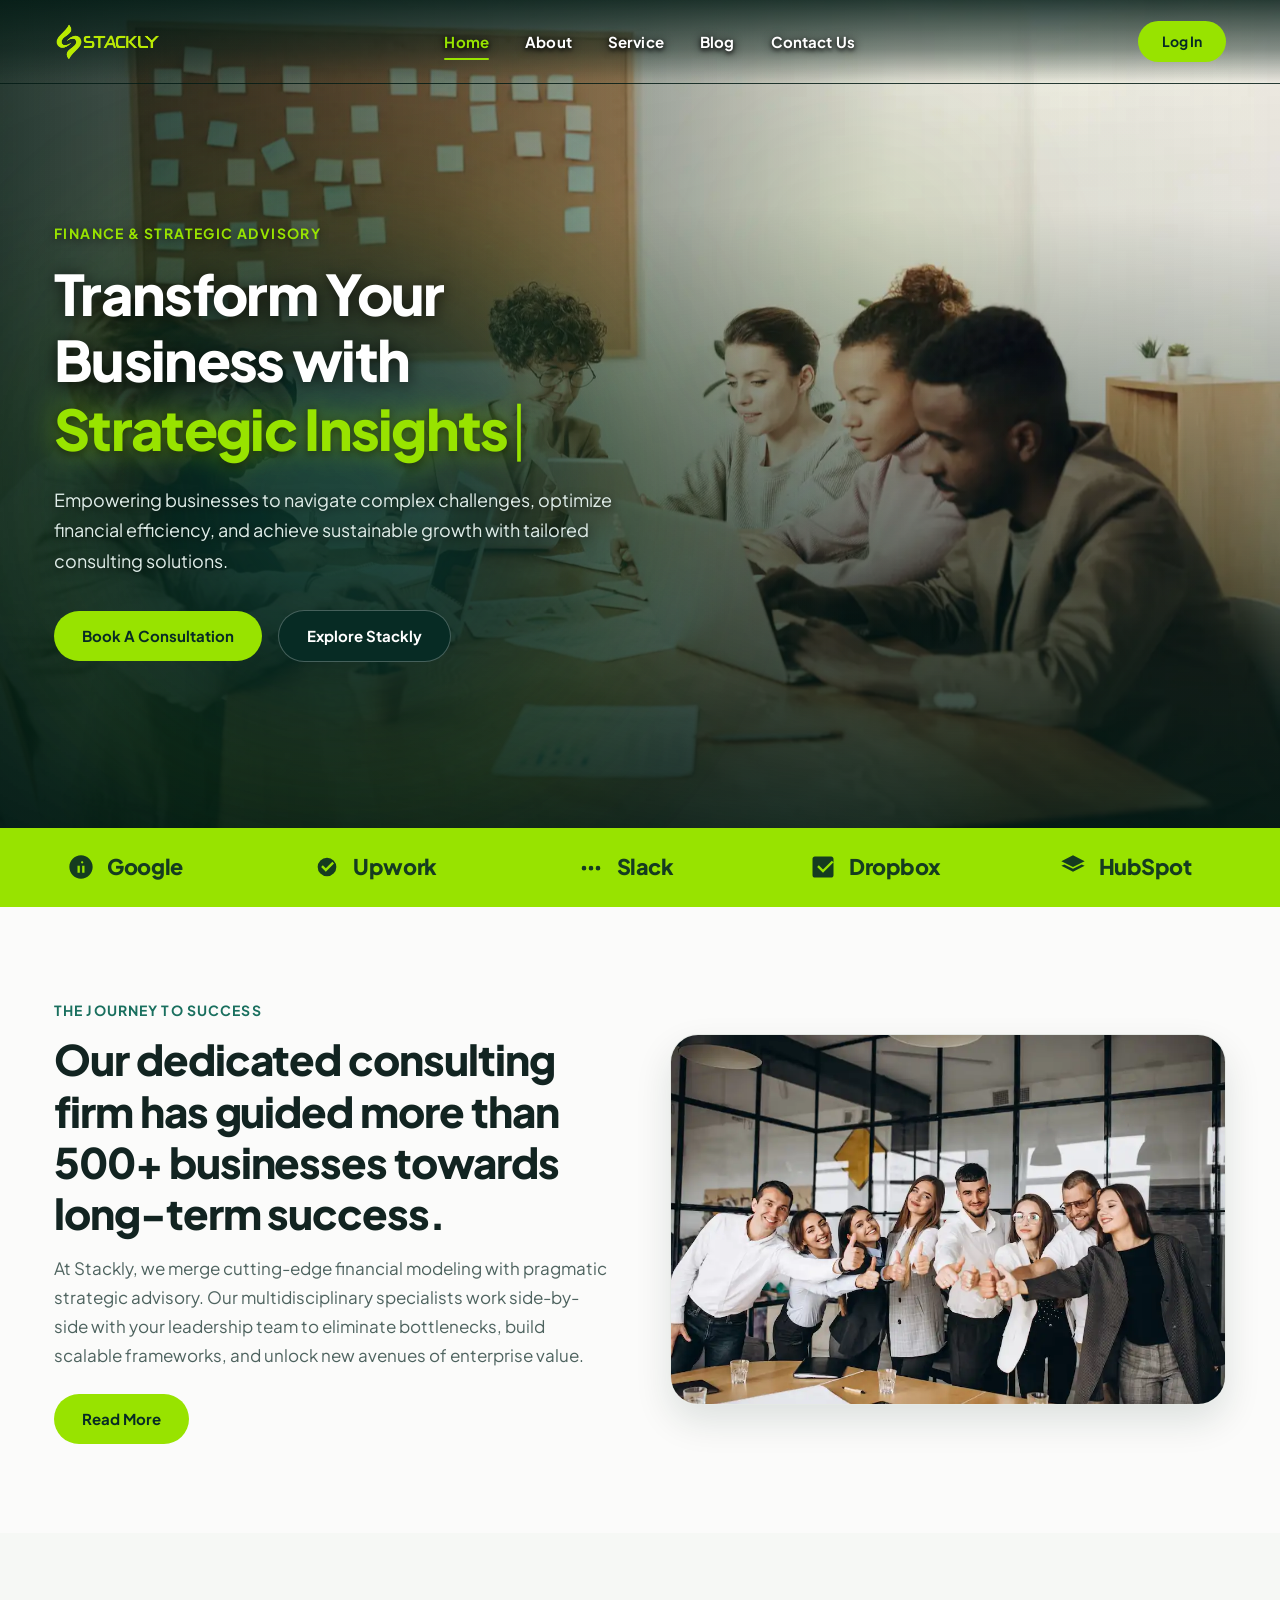
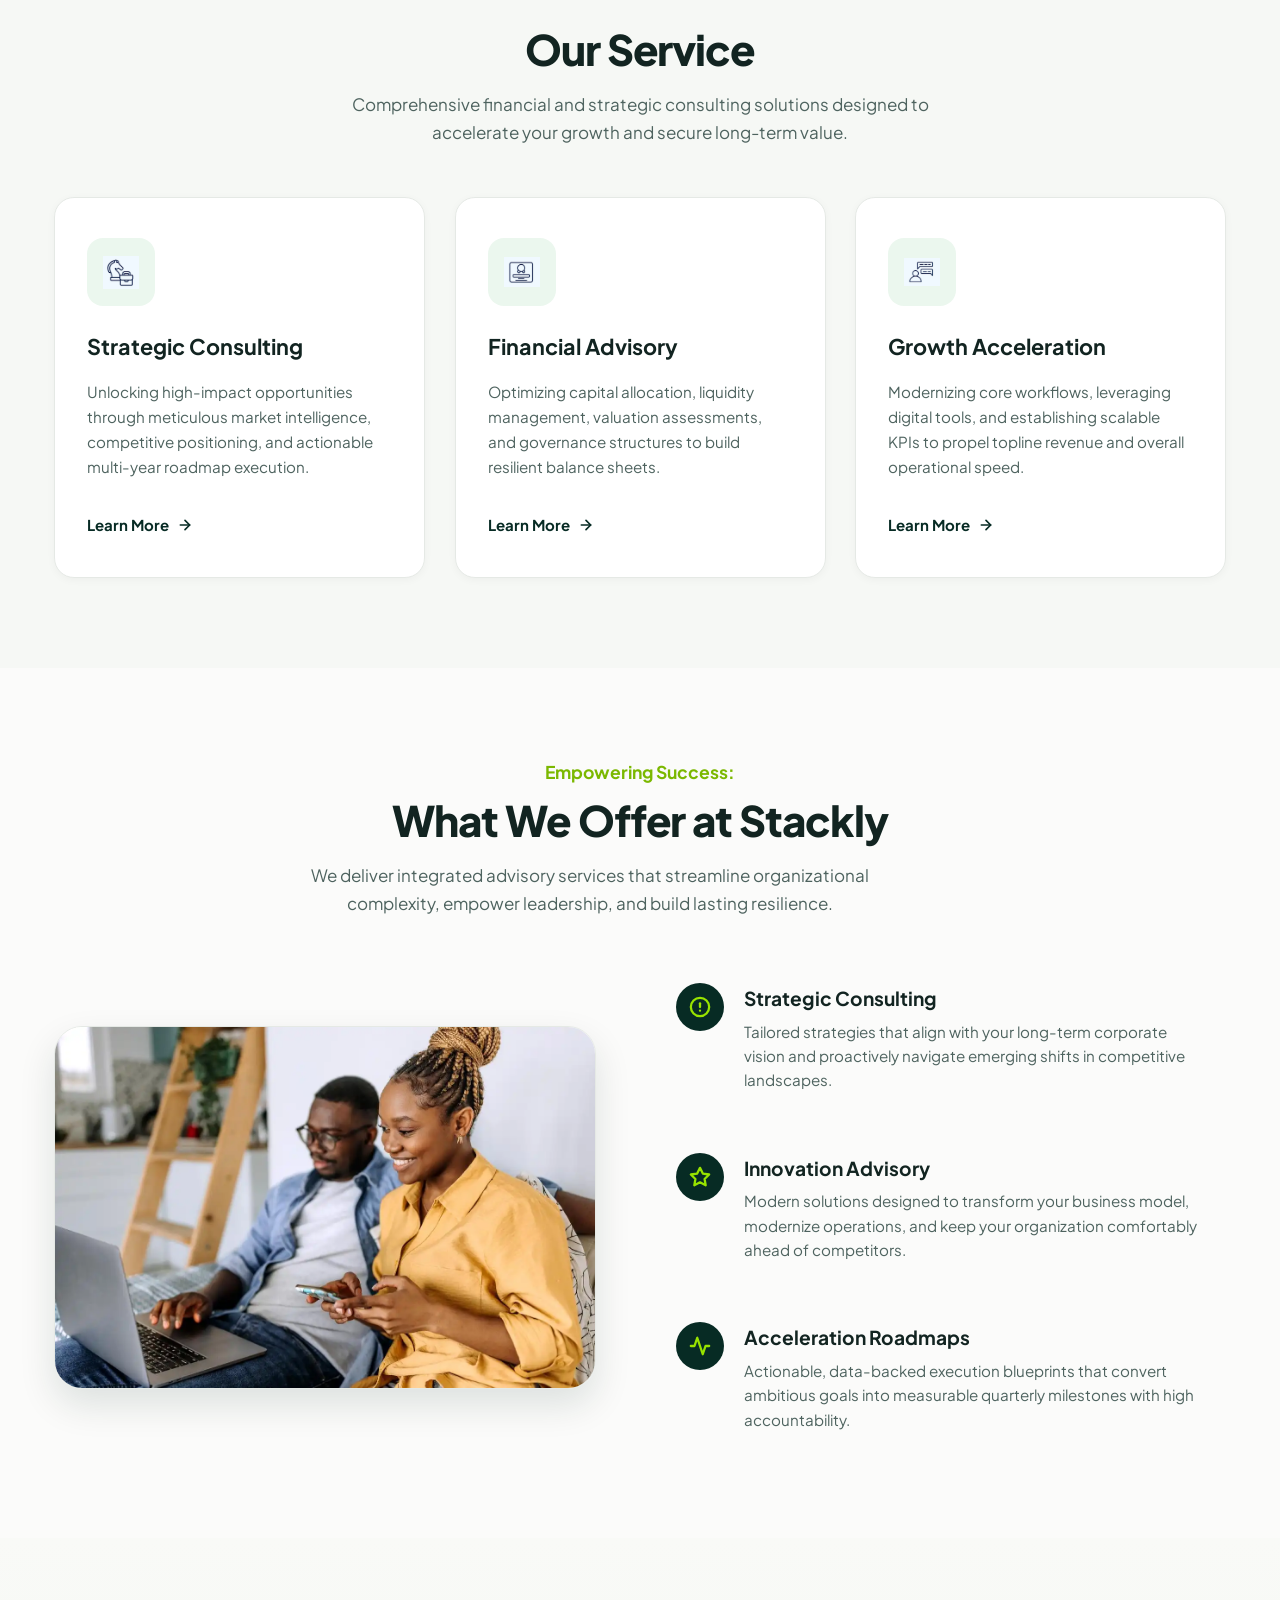
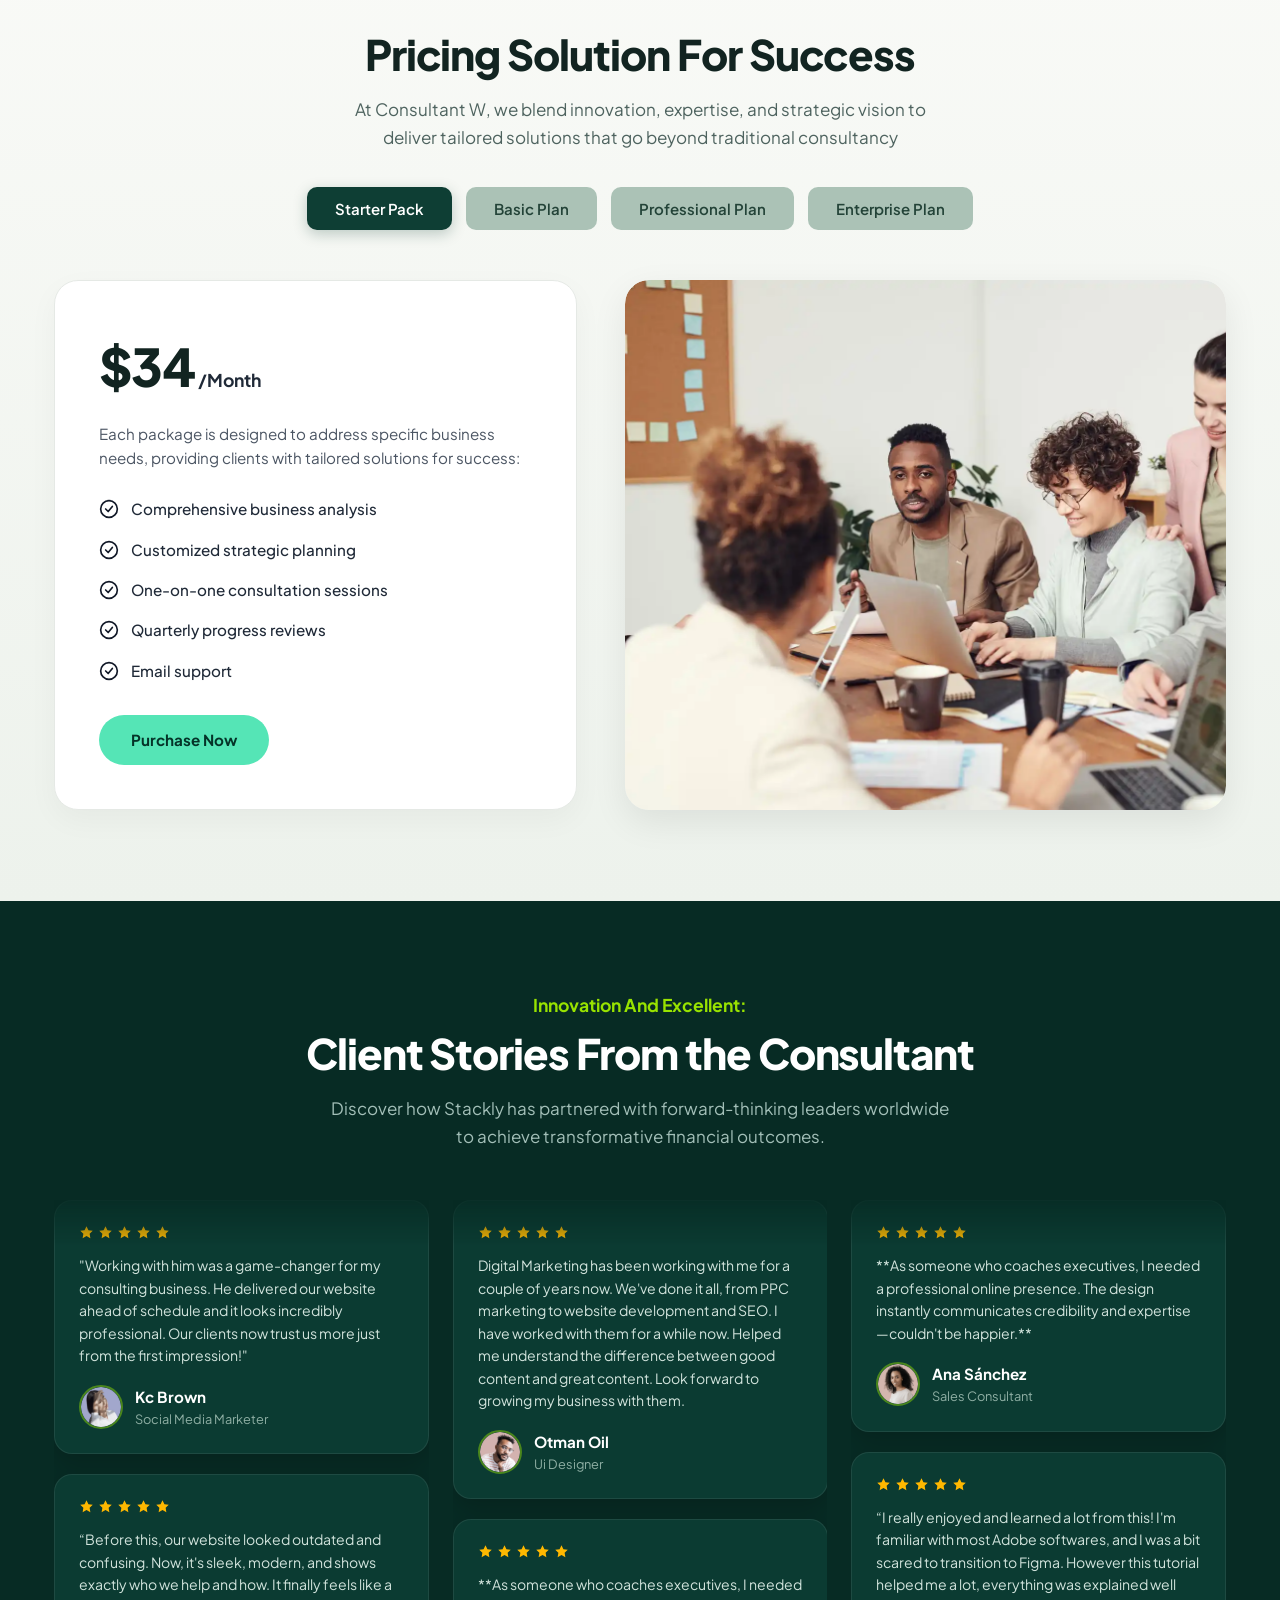
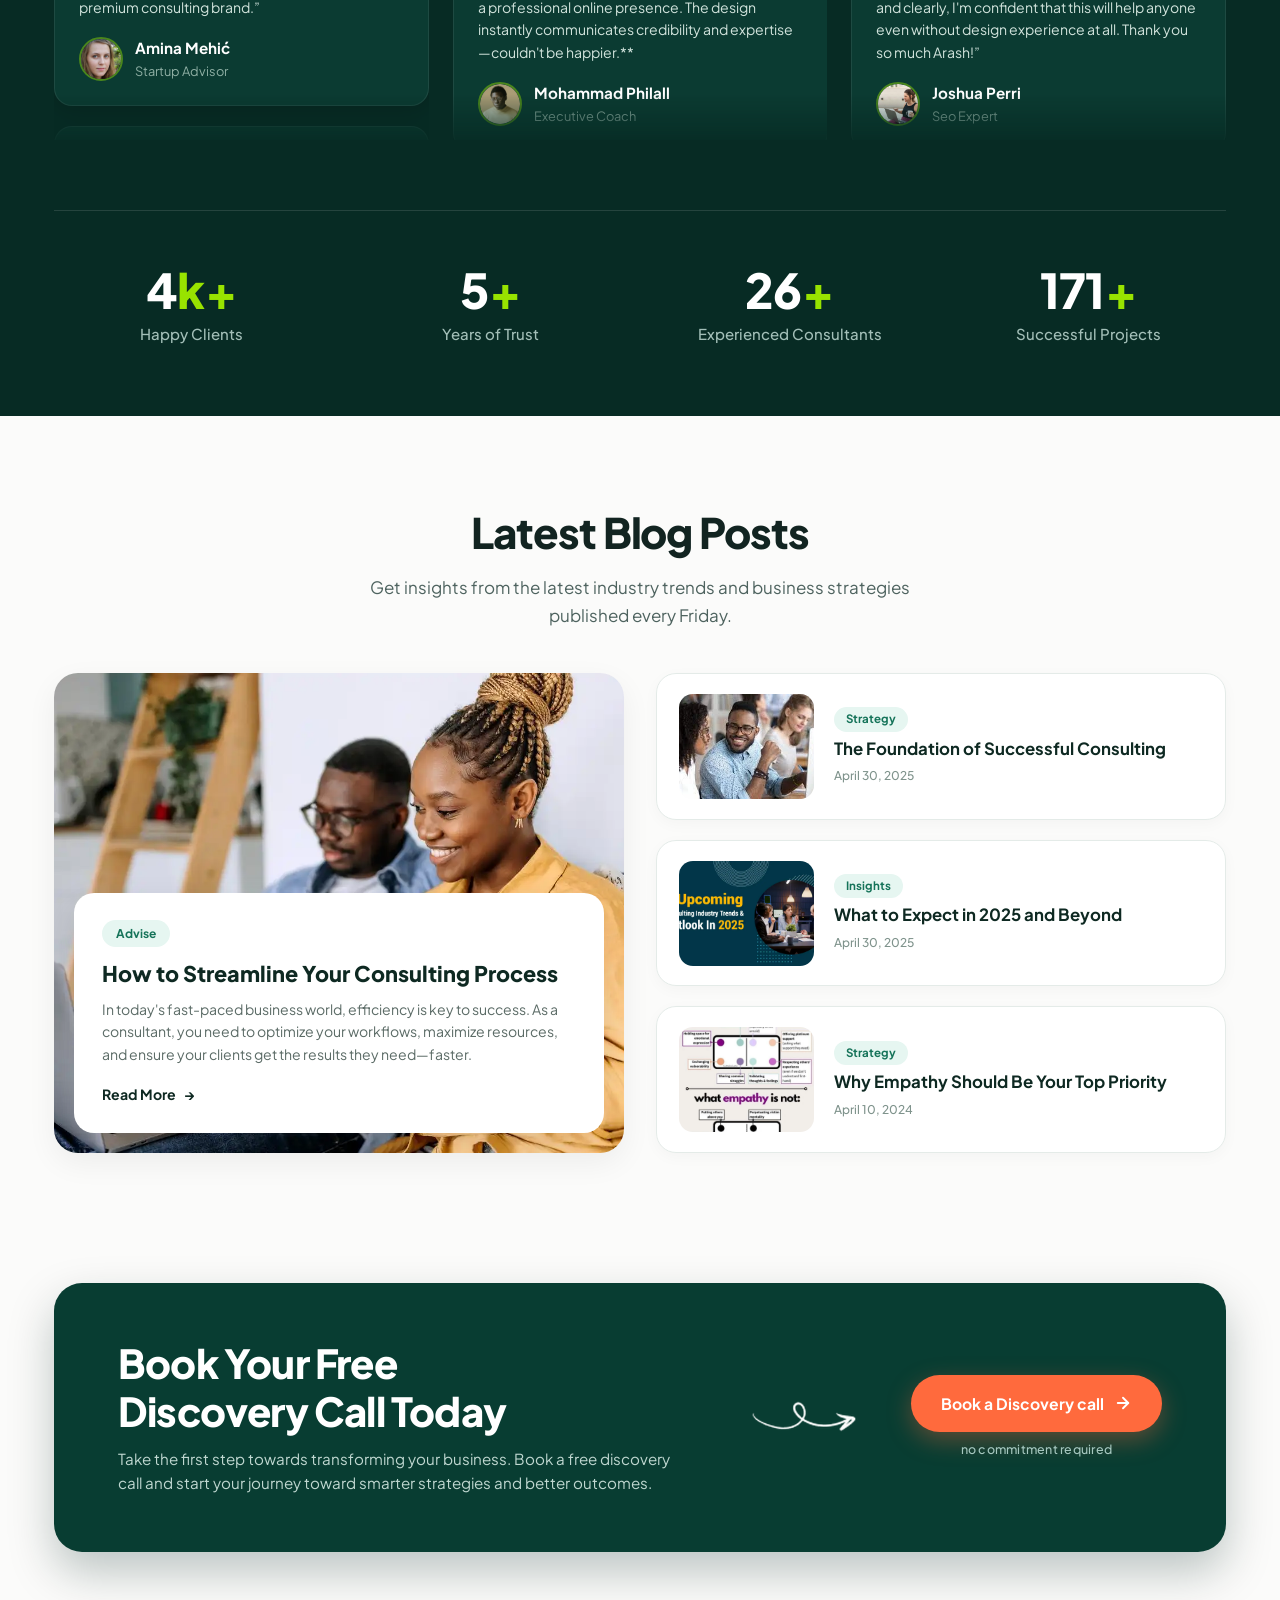
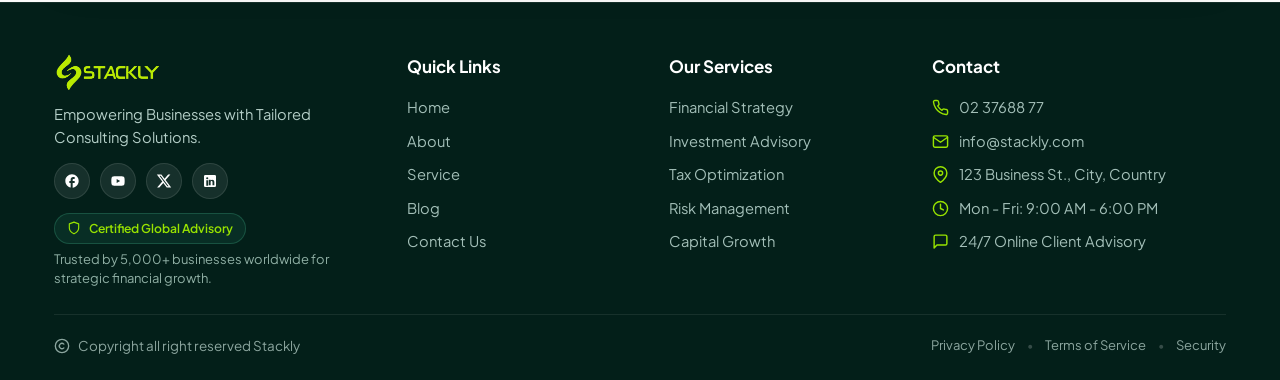
<file: index.html>
<!DOCTYPE html>
<html lang="en">
<head>
  <meta charset="UTF-8">
  <meta name="viewport" content="width=device-width, initial-scale=1.0">
  <title>Stackly - Strategic Finance & Business Consulting</title>
  
  
  <link rel="icon" href="assets/top-logo.webp">
  
  
  <link rel="stylesheet" href="style.css">
</head>
<body class="preloader-active">
  <!-- =========================================================================
       PAGE PRELOADER (FINANCE INTELLIGENCE)
       ========================================================================= -->
  <div id="financePreloader" class="finance-preloader" role="status" aria-live="polite" aria-label="Loading Page">
    <div class="preloader-bg-overlay"></div>
    <div class="preloader-content-box">
      
      <div class="preloader-emblem-wrap">
        <div class="emblem-pulse-ring"></div>
        <div class="emblem-rotate-ring"></div>
        <svg class="preloader-emblem-svg" viewBox="0 0 80 80" fill="none" xmlns="http://www.w3.org/2000/svg">
          <circle cx="40" cy="40" r="36" stroke="rgba(152, 227, 0, 0.18)" stroke-width="2" />
          <circle class="preloader-ring-spinner" cx="40" cy="40" r="36" stroke="url(#preloaderGrad)" stroke-width="2.5" stroke-linecap="round" stroke-dasharray="56 170" />
          <rect class="p-bar p-bar-1" x="22" y="44" width="6" height="16" rx="2" fill="#4E635F" />
          <rect class="p-bar p-bar-2" x="31" y="36" width="6" height="24" rx="2" fill="#7E938F" />
          <rect class="p-bar p-bar-3" x="40" y="28" width="6" height="32" rx="2" fill="#98E300" />
          <rect class="p-bar p-bar-4" x="49" y="20" width="6" height="40" rx="2" fill="#00E599" />
          <path class="p-trend-line" d="M22 43 L32 34 L41 27 L51 18" stroke="#FFFFFF" stroke-width="2.5" stroke-linecap="round" stroke-linejoin="round" />
          <circle class="p-trend-glow" cx="51" cy="18" r="3.5" fill="#98E300" />
          <defs>
            <linearGradient id="preloaderGrad" x1="0%" y1="0%" x2="100%" y2="100%">
              <stop offset="0%" stop-color="#98E300" />
              <stop offset="50%" stop-color="#00E599" />
              <stop offset="100%" stop-color="#38BDF8" />
            </linearGradient>
          </defs>
        </svg>
      </div>

      
      <div class="preloader-brand">
        <h2 class="preloader-title">STACKLY<span class="preloader-accent">.</span></h2>
        <span class="preloader-sub">FINANCIAL CONSULTING</span>
      </div>

      
      <div class="preloader-status-bar">
        <span class="preloader-status-text" id="preloaderStatusText">Optimizing Financial Assets...</span>
        <span class="preloader-counter" id="preloaderPercent">0%</span>
      </div>

      
      <div class="preloader-progress-track">
        <div class="preloader-progress-fill" id="preloaderProgressFill"></div>
      </div>
    </div>
  </div>


  <!-- =========================================================================
       1. NAVIGATION BAR
       ========================================================================= -->
  <header class="site-header header-merged">
    <div class="container nav-container">
      
      <a href="index.html" class="brand-logo" aria-label="Stackly Home">
        <img src="assets/logo.webp" alt="Stackly Logo">
      </a>

      
      <nav class="nav-menu" id="navMenu">
        
        <div class="mobile-nav-header">
          <a href="index.html" class="mobile-nav-logo" aria-label="Stackly Home">
            <img src="assets/logo.webp" alt="Stackly Logo">
          </a>
          <button class="mobile-nav-close" id="mobileCloseBtn" aria-label="Close navigation menu">
            <svg viewBox="0 0 24 24" width="26" height="26" stroke="currentColor" stroke-width="2.5" stroke-linecap="round" stroke-linejoin="round" fill="none">
              <line x1="18" y1="6" x2="6" y2="18"></line>
              <line x1="6" y1="6" x2="18" y2="18"></line>
            </svg>
          </button>
        </div>

        
        <div class="mobile-nav-links">
          <a href="index.html" class="nav-link active">
            <span class="nav-link-content">
              <span class="nav-icon">
                <svg viewBox="0 0 24 24" fill="none" stroke="currentColor" stroke-width="2" stroke-linecap="round" stroke-linejoin="round">
                  <path d="M3 9l9-7 9 7v11a2 2 0 0 1-2 2H5a2 2 0 0 1-2-2z"></path>
                  <polyline points="9 22 9 12 15 12 15 22"></polyline>
                </svg>
              </span>
              <span class="nav-text">Home</span>
            </span>
          </a>

          <a href="about.html" class="nav-link">
            <span class="nav-link-content">
              <span class="nav-icon">
                <svg viewBox="0 0 24 24" fill="none" stroke="currentColor" stroke-width="2" stroke-linecap="round" stroke-linejoin="round">
                  <path d="M20 21v-2a4 4 0 0 0-4-4H8a4 4 0 0 0-4 4v2"></path>
                  <circle cx="12" cy="7" r="4"></circle>
                </svg>
              </span>
              <span class="nav-text">About</span>
            </span>
          </a>

          <a href="service.html" class="nav-link">
            <span class="nav-link-content">
              <span class="nav-icon">
                <svg viewBox="0 0 24 24" fill="none" stroke="currentColor" stroke-width="2" stroke-linecap="round" stroke-linejoin="round">
                  <rect x="2" y="7" width="20" height="14" rx="2" ry="2"></rect>
                  <path d="M16 21V5a2 2 0 0 0-2-2h-4a2 2 0 0 0-2 2v16"></path>
                </svg>
              </span>
              <span class="nav-text">Service</span>
            </span>
          </a>

          <a href="blog.html" class="nav-link">
            <span class="nav-link-content">
              <span class="nav-icon">
                <svg viewBox="0 0 24 24" fill="none" stroke="currentColor" stroke-width="2" stroke-linecap="round" stroke-linejoin="round">
                  <path d="M4 19.5A2.5 2.5 0 0 1 6.5 17H20"></path>
                  <path d="M6.5 2H20v20H6.5A2.5 2.5 0 0 1 4 19.5v-15A2.5 2.5 0 0 1 6.5 2z"></path>
                </svg>
              </span>
              <span class="nav-text">Blog</span>
            </span>
          </a>

          <a href="contact.html" class="nav-link">
            <span class="nav-link-content">
              <span class="nav-icon">
                <svg viewBox="0 0 24 24" fill="none" stroke="currentColor" stroke-width="2" stroke-linecap="round" stroke-linejoin="round">
                  <path d="M22 16.92v3a2 2 0 0 1-2.18 2 19.79 19.79 0 0 1-8.63-3.07 19.5 19.5 0 0 1-6-6 19.79 19.79 0 0 1-3.07-8.67A2 2 0 0 1 4.11 2h3a2 2 0 0 1 2 1.72 12.84 12.84 0 0 0 .7 2.81 2 2 0 0 1-.45 2.11L8.09 9.91a16 16 0 0 0 6 6l1.27-1.27a2 2 0 0 1 2.11-.45 12.84 12.84 0 0 0 2.81.7A2 2 0 0 1 22 16.92z"></path>
                </svg>
              </span>
              <span class="nav-text">Contact Us</span>
            </span>
          </a>
        </div>

        
        <div class="mobile-nav-footer">
          <a href="signin.html" class="btn btn-lime btn-mobile-login">
            <span class="nav-link-content">
              <span class="nav-icon">
                <svg viewBox="0 0 24 24" fill="none" stroke="currentColor" stroke-width="2" stroke-linecap="round" stroke-linejoin="round">
                  <path d="M15 3h4a2 2 0 0 1 2 2v14a2 2 0 0 1-2 2h-4"></path>
                  <polyline points="10 17 15 12 10 7"></polyline>
                  <line x1="15" y1="12" x2="3" y2="12"></line>
                </svg>
              </span>
              <span class="nav-text">Log In</span>
            </span>
          </a>
        </div>
      </nav>

      
      <div class="nav-cta">
        <a href="signin.html" class="btn btn-lime btn-nav-login">Log In</a>
        <button class="mobile-toggle" id="mobileToggle" aria-label="Toggle navigation menu">
          <span></span>
          <span></span>
          <span></span>
        </button>
      </div>
    </div>
  </header>

  
  <div class="mobile-overlay" id="mobileOverlay"></div>


  <!-- =========================================================================
       2. HERO SECTION (FULL COVER BACKGROUND SLIDER WITH SHADOW OVERLAY)
       ========================================================================= -->
  <section class="hero-section full-cover-hero" id="home">
    
    <div class="hero-bg-slider">
      <div class="hero-bg-track">
        <div class="hero-bg-slide active">
          <img src="assets/hero (1).webp" alt="Stackly strategic consulting leadership conference">
        </div>
        <div class="hero-bg-slide">
          <img src="assets/hero (2).webp" alt="Stackly executive finance advisory meeting">
        </div>
        <div class="hero-bg-slide">
          <img src="assets/hero (3).webp" alt="Stackly corporate leadership strategic planning session">
        </div>
        <div class="hero-bg-slide">
          <img src="assets/hero (4).webp" alt="Stackly consultants collaborating on business growth roadmap">
        </div>
      </div>
      
      <div class="hero-bg-overlay"></div>
    </div>

    
    <div class="container hero-container-rel">
      <div class="hero-content-box" data-slide="left">
        <span class="section-tag">Finance & Strategic Advisory</span>
        <h1>
          <span class="hero-title-line">Transform Your</span>
          <span class="hero-title-line">Business with</span>
          <span class="hero-title-line title-accent-line">
            <span class="hero-accent-text"><span id="heroTypingText">Strategic Insights</span><span class="typing-cursor">|</span></span>
          </span>
        </h1>
        <p>Empowering businesses to navigate complex challenges, optimize financial efficiency, and achieve sustainable growth with tailored consulting solutions.</p>
        <div class="hero-actions">
          <a href="signup.html" class="btn btn-lime">Book A Consultation</a>
          <a href="about.html" class="btn btn-dark" style="border: 1px solid rgba(255, 255, 255, 0.25);">Explore Stackly</a>
        </div>
      </div>
    </div>
  </section>


  <!-- =========================================================================
       3. PARTNER / CLIENT LOGOS TICKER BAR
       ========================================================================= -->
  <div class="partners-bar">
    <div class="marquee-track">
      
      <div class="partner-logo-item">
        <svg viewBox="0 0 24 24"><path d="M12 2C6.48 2 2 6.48 2 12s4.48 10 10 10 10-4.48 10-10S17.52 2 12 2zm-1 15h-2v-6h2v6zm4 0h-2v-6h2v6zm-2-8c-.55 0-1-.45-1-1s.45-1 1-1 1 .45 1 1-.45 1-1 1z"/></svg>
        <span>Google</span>
      </div>
      <div class="partner-logo-item">
        <svg viewBox="0 0 24 24"><path d="M12 4a8 8 0 100 16 8 8 0 000-16zm-1 12l-4-4 1.41-1.41L11 13.17l5.59-5.58L18 9l-7 7z"/></svg>
        <span>Upwork</span>
      </div>
      <div class="partner-logo-item">
        <svg viewBox="0 0 24 24"><path d="M6 15a2 2 0 100-4 2 2 0 000 4zm6 0a2 2 0 100-4 2 2 0 000 4zm6 0a2 2 0 100-4 2 2 0 000 4z"/></svg>
        <span>Slack</span>
      </div>
      <div class="partner-logo-item">
        <svg viewBox="0 0 24 24"><path d="M19 3H5c-1.1 0-2 .9-2 2v14c0 1.1.9 2 2 2h14c1.1 0 2-.9 2-2V5c0-1.1-.9-2-2-2zm-7 14l-5-5 1.41-1.41L12 14.17l7.59-7.59L21 8l-9 9z"/></svg>
        <span>Dropbox</span>
      </div>
      <div class="partner-logo-item">
        <svg viewBox="0 0 24 24"><path d="M12 2L2 7l10 5 10-5-10-5zm0 9l2.5-1.25L12 8.5 9.5 9.75 12 11zm0 2.5L4.5 9.75 2 11l10 5 10-5-2.5-1.25L12 13.5z"/></svg>
        <span>HubSpot</span>
      </div>
      <div class="partner-logo-item">
        <svg viewBox="0 0 24 24"><path d="M3 3h8v8H3V3zm10 0h8v8h-8V3zM3 13h8v8H3v-8zm10 0h8v8h-8v-8z"/></svg>
        <span>Microsoft</span>
      </div>
      <div class="partner-logo-item">
        <svg viewBox="0 0 24 24"><path d="M12 2C6.48 2 2 6.48 2 12s4.48 10 10 10 10-4.48 10-10S17.52 2 12 2zm1 14h-2v-2h2v2zm0-4h-2V7h2v5z"/></svg>
        <span>Amazon</span>
      </div>

      
      <div class="partner-logo-item">
        <svg viewBox="0 0 24 24"><path d="M12 2C6.48 2 2 6.48 2 12s4.48 10 10 10 10-4.48 10-10S17.52 2 12 2zm-1 15h-2v-6h2v6zm4 0h-2v-6h2v6zm-2-8c-.55 0-1-.45-1-1s.45-1 1-1 1 .45 1 1-.45 1-1 1z"/></svg>
        <span>Google</span>
      </div>
      <div class="partner-logo-item">
        <svg viewBox="0 0 24 24"><path d="M12 4a8 8 0 100 16 8 8 0 000-16zm-1 12l-4-4 1.41-1.41L11 13.17l5.59-5.58L18 9l-7 7z"/></svg>
        <span>Upwork</span>
      </div>
      <div class="partner-logo-item">
        <svg viewBox="0 0 24 24"><path d="M6 15a2 2 0 100-4 2 2 0 000 4zm6 0a2 2 0 100-4 2 2 0 000 4zm6 0a2 2 0 100-4 2 2 0 000 4z"/></svg>
        <span>Slack</span>
      </div>
      <div class="partner-logo-item">
        <svg viewBox="0 0 24 24"><path d="M19 3H5c-1.1 0-2 .9-2 2v14c0 1.1.9 2 2 2h14c1.1 0 2-.9 2-2V5c0-1.1-.9-2-2-2zm-7 14l-5-5 1.41-1.41L12 14.17l7.59-7.59L21 8l-9 9z"/></svg>
        <span>Dropbox</span>
      </div>
      <div class="partner-logo-item">
        <svg viewBox="0 0 24 24"><path d="M12 2L2 7l10 5 10-5-10-5zm0 9l2.5-1.25L12 8.5 9.5 9.75 12 11zm0 2.5L4.5 9.75 2 11l10 5 10-5-2.5-1.25L12 13.5z"/></svg>
        <span>HubSpot</span>
      </div>
      <div class="partner-logo-item">
        <svg viewBox="0 0 24 24"><path d="M3 3h8v8H3V3zm10 0h8v8h-8V3zM3 13h8v8H3v-8zm10 0h8v8h-8v-8z"/></svg>
        <span>Microsoft</span>
      </div>
      <div class="partner-logo-item">
        <svg viewBox="0 0 24 24"><path d="M12 2C6.48 2 2 6.48 2 12s4.48 10 10 10 10-4.48 10-10S17.52 2 12 2zm1 14h-2v-2h2v2zm0-4h-2V7h2v5z"/></svg>
        <span>Amazon</span>
      </div>
    </div>
  </div>


  <!-- =========================================================================
       4. THE JOURNEY TO SUCCESS SECTION
       ========================================================================= -->
  <section class="section journey-section">
    <div class="container journey-grid">
      
      <div class="journey-content" data-slide="left">
        <span class="section-tag dark">The Journey to Success</span>
        <h2 class="section-title">Our dedicated consulting firm has guided more than 500+ businesses towards long-term success.</h2>
        <p>At Stackly, we merge cutting-edge financial modeling with pragmatic strategic advisory. Our multidisciplinary specialists work side-by-side with your leadership team to eliminate bottlenecks, build scalable frameworks, and unlock new avenues of enterprise value.</p>
        <a href="about.html" class="btn btn-lime">Read More</a>
      </div>

      
      <div class="journey-image-wrap" data-slide="right">
        <div class="journey-image">
          <img src="assets/journey-image.webp" alt="Stackly consultants celebrating business milestones">
        </div>
      </div>
    </div>
  </section>


  <!-- =========================================================================
       5. OUR SERVICE SECTION
       ========================================================================= -->
  <section class="section services-section" id="services">
    <div class="container">
      <div class="text-center" data-reveal>
        <h2 class="section-title">Our Service</h2>
        <p class="section-subtitle">Comprehensive financial and strategic consulting solutions designed to accelerate your growth and secure long-term value.</p>
      </div>

      <div class="services-grid">
        
        <div class="service-card" data-reveal data-slide="left">
          <div class="service-icon-box">
            <img src="assets/service-1.webp" alt="Strategic Consulting Icon">
          </div>
          <h3>Strategic Consulting</h3>
          <p>Unlocking high-impact opportunities through meticulous market intelligence, competitive positioning, and actionable multi-year roadmap execution.</p>
          <a href="service.html" class="btn-link">
            <span>Learn More</span>
            <svg viewBox="0 0 24 24" width="16" height="16" fill="none" stroke="currentColor" stroke-width="2.5" stroke-linecap="round" stroke-linejoin="round">
              <line x1="5" y1="12" x2="19" y2="12"></line>
              <polyline points="12 5 19 12 12 19"></polyline>
            </svg>
          </a>
        </div>

        
        <div class="service-card delay-1" data-reveal>
          <div class="service-icon-box">
            <img src="assets/service-2.webp" alt="Financial Advisory Icon">
          </div>
          <h3>Financial Advisory</h3>
          <p>Optimizing capital allocation, liquidity management, valuation assessments, and governance structures to build resilient balance sheets.</p>
          <a href="service.html" class="btn-link">
            <span>Learn More</span>
            <svg viewBox="0 0 24 24" width="16" height="16" fill="none" stroke="currentColor" stroke-width="2.5" stroke-linecap="round" stroke-linejoin="round">
              <line x1="5" y1="12" x2="19" y2="12"></line>
              <polyline points="12 5 19 12 12 19"></polyline>
            </svg>
          </a>
        </div>

        
        <div class="service-card delay-2" data-reveal data-slide="right">
          <div class="service-icon-box">
            <img src="assets/service-3.webp" alt="Growth Acceleration Icon">
          </div>
          <h3>Growth Acceleration</h3>
          <p>Modernizing core workflows, leveraging digital tools, and establishing scalable KPIs to propel topline revenue and overall operational speed.</p>
          <a href="service.html" class="btn-link">
            <span>Learn More</span>
            <svg viewBox="0 0 24 24" width="16" height="16" fill="none" stroke="currentColor" stroke-width="2.5" stroke-linecap="round" stroke-linejoin="round">
              <line x1="5" y1="12" x2="19" y2="12"></line>
              <polyline points="12 5 19 12 12 19"></polyline>
            </svg>
          </a>
        </div>
      </div>
    </div>
  </section>


  <!-- =========================================================================
       6. EMPOWERING SUCCESS: WHAT WE OFFER AT STACKLY
       ========================================================================= -->
  <section class="section offer-section">
    <div class="container">
      <div class="offer-header" data-reveal>
        <span class="highlight-text">Empowering Success:</span>
        <h2 class="section-title">What We Offer at Stackly</h2>
        <p class="section-subtitle">We deliver integrated advisory services that streamline organizational complexity, empower leadership, and build lasting resilience.</p>
      </div>

      <div class="offer-grid">
        
        <div class="offer-image-wrap" data-slide="left">
          <img src="assets/offer-image.webp" alt="Stackly team working together on consulting solutions">
        </div>

        
        <div class="offer-list" data-slide="right">
          <div class="offer-item">
            <div class="offer-item-icon">
              <svg viewBox="0 0 24 24" width="22" height="22" fill="none" stroke="currentColor" stroke-width="2.5" stroke-linecap="round" stroke-linejoin="round">
                <circle cx="12" cy="12" r="10"></circle>
                <line x1="12" y1="8" x2="12" y2="12"></line>
                <line x1="12" y1="16" x2="12.01" y2="16"></line>
              </svg>
            </div>
            <div class="offer-item-text">
              <h4>Strategic Consulting</h4>
              <p>Tailored strategies that align with your long-term corporate vision and proactively navigate emerging shifts in competitive landscapes.</p>
            </div>
          </div>

          <div class="offer-item">
            <div class="offer-item-icon">
              <svg viewBox="0 0 24 24" width="22" height="22" fill="none" stroke="currentColor" stroke-width="2.5" stroke-linecap="round" stroke-linejoin="round">
                <polygon points="12 2 15.09 8.26 22 9.27 17 14.14 18.18 21.02 12 17.77 5.82 21.02 7 14.14 2 9.27 8.91 8.26 12 2"></polygon>
              </svg>
            </div>
            <div class="offer-item-text">
              <h4>Innovation Advisory</h4>
              <p>Modern solutions designed to transform your business model, modernize operations, and keep your organization comfortably ahead of competitors.</p>
            </div>
          </div>

          <div class="offer-item">
            <div class="offer-item-icon">
              <svg viewBox="0 0 24 24" width="22" height="22" fill="none" stroke="currentColor" stroke-width="2.5" stroke-linecap="round" stroke-linejoin="round">
                <polyline points="22 12 18 12 15 21 9 3 6 12 2 12"></polyline>
              </svg>
            </div>
            <div class="offer-item-text">
              <h4>Acceleration Roadmaps</h4>
              <p>Actionable, data-backed execution blueprints that convert ambitious goals into measurable quarterly milestones with high accountability.</p>
            </div>
          </div>
        </div>
      </div>
    </div>
  </section>


  <!-- =========================================================================
       7. PRICING SOLUTION FOR SUCCESS
       ========================================================================= -->
  <section class="section pricing-section" id="pricing">
    <div class="container">
      <div class="text-center" data-reveal>
        <h2 class="section-title">Pricing Solution For Success</h2>
        <p class="section-subtitle">At Consultant W, we blend innovation, expertise, and strategic vision to deliver tailored solutions that go beyond traditional consultancy</p>

        
        <div class="pricing-tabs">
          <button class="pricing-tab-btn active" data-tier="starter">Starter Pack</button>
          <button class="pricing-tab-btn" data-tier="basic">Basic Plan</button>
          <button class="pricing-tab-btn" data-tier="professional">Professional Plan</button>
          <button class="pricing-tab-btn" data-tier="enterprise">Enterprise Plan</button>
        </div>
      </div>

      <div class="pricing-content-grid">
        
        <div class="pricing-card" data-slide="left">
          <div class="pricing-amount">
            <span class="price">$34</span>
            <span class="period">/Month</span>
          </div>
          <p class="pricing-plan-desc">Each package is designed to address specific business needs, providing clients with tailored solutions for success:</p>

          <ul class="pricing-features">
            <li>
              <svg viewBox="0 0 24 24" width="20" height="20" fill="none" stroke="currentColor" stroke-width="2" stroke-linecap="round" stroke-linejoin="round">
                <circle cx="12" cy="12" r="10"></circle>
                <polyline points="8 12 11 15 16 9"></polyline>
              </svg>
              Comprehensive business analysis
            </li>
            <li>
              <svg viewBox="0 0 24 24" width="20" height="20" fill="none" stroke="currentColor" stroke-width="2" stroke-linecap="round" stroke-linejoin="round">
                <circle cx="12" cy="12" r="10"></circle>
                <polyline points="8 12 11 15 16 9"></polyline>
              </svg>
              Customized strategic planning
            </li>
            <li>
              <svg viewBox="0 0 24 24" width="20" height="20" fill="none" stroke="currentColor" stroke-width="2" stroke-linecap="round" stroke-linejoin="round">
                <circle cx="12" cy="12" r="10"></circle>
                <polyline points="8 12 11 15 16 9"></polyline>
              </svg>
              One-on-one consultation sessions
            </li>
            <li>
              <svg viewBox="0 0 24 24" width="20" height="20" fill="none" stroke="currentColor" stroke-width="2" stroke-linecap="round" stroke-linejoin="round">
                <circle cx="12" cy="12" r="10"></circle>
                <polyline points="8 12 11 15 16 9"></polyline>
              </svg>
              Quarterly progress reviews
            </li>
            <li>
              <svg viewBox="0 0 24 24" width="20" height="20" fill="none" stroke="currentColor" stroke-width="2" stroke-linecap="round" stroke-linejoin="round">
                <circle cx="12" cy="12" r="10"></circle>
                <polyline points="8 12 11 15 16 9"></polyline>
              </svg>
              Email support
            </li>
          </ul>

          <div>
            <a href="signup.html" class="btn btn-purchase">Purchase Now</a>
          </div>
        </div>

        
        <div class="pricing-image-wrap" data-slide="right">
          <img src="assets/blog-2.webp" alt="Strategic consulting team review session">
        </div>
      </div>
    </div>
  </section>


  <!-- =========================================================================
       8. TESTIMONIALS & STATS (INNOVATION AND EXCELLENT)
       ========================================================================= -->
  <section class="section testimonials-section" id="testimonials">
    <div class="container">
      <div class="text-center testimonials-header" data-reveal>
        <span class="accent-sub">Innovation And Excellent:</span>
        <h2 class="section-title light">Client Stories From the Consultant</h2>
        <p class="section-subtitle light">Discover how Stackly has partnered with forward-thinking leaders worldwide to achieve transformative financial outcomes.</p>
      </div>

      
      <div class="testimonials-columns-wrap" data-reveal>
        
        <div class="reviews-vertical-col">
          <div class="reviews-vertical-track scroll-col-1">
            
            <div class="review-card-v2">
              <div class="stars-gold">
                <svg viewBox="0 0 24 24"><polygon points="12 2 15.09 8.26 22 9.27 17 14.14 18.18 21.02 12 17.77 5.82 21.02 7 14.14 2 9.27 8.91 8.26 12 2"/></svg>
                <svg viewBox="0 0 24 24"><polygon points="12 2 15.09 8.26 22 9.27 17 14.14 18.18 21.02 12 17.77 5.82 21.02 7 14.14 2 9.27 8.91 8.26 12 2"/></svg>
                <svg viewBox="0 0 24 24"><polygon points="12 2 15.09 8.26 22 9.27 17 14.14 18.18 21.02 12 17.77 5.82 21.02 7 14.14 2 9.27 8.91 8.26 12 2"/></svg>
                <svg viewBox="0 0 24 24"><polygon points="12 2 15.09 8.26 22 9.27 17 14.14 18.18 21.02 12 17.77 5.82 21.02 7 14.14 2 9.27 8.91 8.26 12 2"/></svg>
                <svg viewBox="0 0 24 24"><polygon points="12 2 15.09 8.26 22 9.27 17 14.14 18.18 21.02 12 17.77 5.82 21.02 7 14.14 2 9.27 8.91 8.26 12 2"/></svg>
              </div>
              <p class="review-text">"Working with him was a game-changer for my consulting business. He delivered our website ahead of schedule and it looks incredibly professional. Our clients now trust us more just from the first impression!"</p>
              <div class="review-author">
                <img src="assets/client-1.webp" alt="Kc Brown" class="review-avatar">
                <div class="review-author-meta">
                  <span class="author-name">Kc Brown</span>
                  <span class="author-role">Social Media Marketer</span>
                </div>
              </div>
            </div>

            <div class="review-card-v2">
              <div class="stars-gold">
                <svg viewBox="0 0 24 24"><polygon points="12 2 15.09 8.26 22 9.27 17 14.14 18.18 21.02 12 17.77 5.82 21.02 7 14.14 2 9.27 8.91 8.26 12 2"/></svg>
                <svg viewBox="0 0 24 24"><polygon points="12 2 15.09 8.26 22 9.27 17 14.14 18.18 21.02 12 17.77 5.82 21.02 7 14.14 2 9.27 8.91 8.26 12 2"/></svg>
                <svg viewBox="0 0 24 24"><polygon points="12 2 15.09 8.26 22 9.27 17 14.14 18.18 21.02 12 17.77 5.82 21.02 7 14.14 2 9.27 8.91 8.26 12 2"/></svg>
                <svg viewBox="0 0 24 24"><polygon points="12 2 15.09 8.26 22 9.27 17 14.14 18.18 21.02 12 17.77 5.82 21.02 7 14.14 2 9.27 8.91 8.26 12 2"/></svg>
                <svg viewBox="0 0 24 24"><polygon points="12 2 15.09 8.26 22 9.27 17 14.14 18.18 21.02 12 17.77 5.82 21.02 7 14.14 2 9.27 8.91 8.26 12 2"/></svg>
              </div>
              <p class="review-text">“Before this, our website looked outdated and confusing. Now, it's sleek, modern, and shows exactly who we help and how. It finally feels like a premium consulting brand.”</p>
              <div class="review-author">
                <img src="assets/0c8ba4dd51e5dedc1ffedbf6d25adaaafa8d3e65.webp" alt="Amina Mehić" class="review-avatar">
                <div class="review-author-meta">
                  <span class="author-name">Amina Mehić</span>
                  <span class="author-role">Startup Advisor</span>
                </div>
              </div>
            </div>

            <div class="review-card-v2">
              <div class="stars-gold">
                <svg viewBox="0 0 24 24"><polygon points="12 2 15.09 8.26 22 9.27 17 14.14 18.18 21.02 12 17.77 5.82 21.02 7 14.14 2 9.27 8.91 8.26 12 2"/></svg>
                <svg viewBox="0 0 24 24"><polygon points="12 2 15.09 8.26 22 9.27 17 14.14 18.18 21.02 12 17.77 5.82 21.02 7 14.14 2 9.27 8.91 8.26 12 2"/></svg>
                <svg viewBox="0 0 24 24"><polygon points="12 2 15.09 8.26 22 9.27 17 14.14 18.18 21.02 12 17.77 5.82 21.02 7 14.14 2 9.27 8.91 8.26 12 2"/></svg>
                <svg viewBox="0 0 24 24"><polygon points="12 2 15.09 8.26 22 9.27 17 14.14 18.18 21.02 12 17.77 5.82 21.02 7 14.14 2 9.27 8.91 8.26 12 2"/></svg>
                <svg viewBox="0 0 24 24"><polygon points="12 2 15.09 8.26 22 9.27 17 14.14 18.18 21.02 12 17.77 5.82 21.02 7 14.14 2 9.27 8.91 8.26 12 2"/></svg>
              </div>
              <p class="review-text">“Amazing Course, I have learnt so many things about Figma Prototype. Glad to do this course. Recommended for anyone who want to learn Figma prototype with following easy steps.”</p>
              <div class="review-author">
                <img src="assets/author.webp" alt="Amina Mehić" class="review-avatar">
                <div class="review-author-meta">
                  <span class="author-name">Amina Mehić</span>
                  <span class="author-role">Facebook Expert</span>
                </div>
              </div>
            </div>

            
            <div class="review-card-v2" aria-hidden="true">
              <div class="stars-gold">
                <svg viewBox="0 0 24 24"><polygon points="12 2 15.09 8.26 22 9.27 17 14.14 18.18 21.02 12 17.77 5.82 21.02 7 14.14 2 9.27 8.91 8.26 12 2"/></svg>
                <svg viewBox="0 0 24 24"><polygon points="12 2 15.09 8.26 22 9.27 17 14.14 18.18 21.02 12 17.77 5.82 21.02 7 14.14 2 9.27 8.91 8.26 12 2"/></svg>
                <svg viewBox="0 0 24 24"><polygon points="12 2 15.09 8.26 22 9.27 17 14.14 18.18 21.02 12 17.77 5.82 21.02 7 14.14 2 9.27 8.91 8.26 12 2"/></svg>
                <svg viewBox="0 0 24 24"><polygon points="12 2 15.09 8.26 22 9.27 17 14.14 18.18 21.02 12 17.77 5.82 21.02 7 14.14 2 9.27 8.91 8.26 12 2"/></svg>
                <svg viewBox="0 0 24 24"><polygon points="12 2 15.09 8.26 22 9.27 17 14.14 18.18 21.02 12 17.77 5.82 21.02 7 14.14 2 9.27 8.91 8.26 12 2"/></svg>
              </div>
              <p class="review-text">"Working with him was a game-changer for my consulting business. He delivered our website ahead of schedule and it looks incredibly professional. Our clients now trust us more just from the first impression!"</p>
              <div class="review-author">
                <img src="assets/client-1.webp" alt="Kc Brown" class="review-avatar">
                <div class="review-author-meta">
                  <span class="author-name">Kc Brown</span>
                  <span class="author-role">Social Media Marketer</span>
                </div>
              </div>
            </div>

            <div class="review-card-v2" aria-hidden="true">
              <div class="stars-gold">
                <svg viewBox="0 0 24 24"><polygon points="12 2 15.09 8.26 22 9.27 17 14.14 18.18 21.02 12 17.77 5.82 21.02 7 14.14 2 9.27 8.91 8.26 12 2"/></svg>
                <svg viewBox="0 0 24 24"><polygon points="12 2 15.09 8.26 22 9.27 17 14.14 18.18 21.02 12 17.77 5.82 21.02 7 14.14 2 9.27 8.91 8.26 12 2"/></svg>
                <svg viewBox="0 0 24 24"><polygon points="12 2 15.09 8.26 22 9.27 17 14.14 18.18 21.02 12 17.77 5.82 21.02 7 14.14 2 9.27 8.91 8.26 12 2"/></svg>
                <svg viewBox="0 0 24 24"><polygon points="12 2 15.09 8.26 22 9.27 17 14.14 18.18 21.02 12 17.77 5.82 21.02 7 14.14 2 9.27 8.91 8.26 12 2"/></svg>
                <svg viewBox="0 0 24 24"><polygon points="12 2 15.09 8.26 22 9.27 17 14.14 18.18 21.02 12 17.77 5.82 21.02 7 14.14 2 9.27 8.91 8.26 12 2"/></svg>
              </div>
              <p class="review-text">“Before this, our website looked outdated and confusing. Now, it's sleek, modern, and shows exactly who we help and how. It finally feels like a premium consulting brand.”</p>
              <div class="review-author">
                <img src="assets/0c8ba4dd51e5dedc1ffedbf6d25adaaafa8d3e65.webp" alt="Amina Mehić" class="review-avatar">
                <div class="review-author-meta">
                  <span class="author-name">Amina Mehić</span>
                  <span class="author-role">Startup Advisor</span>
                </div>
              </div>
            </div>

            <div class="review-card-v2" aria-hidden="true">
              <div class="stars-gold">
                <svg viewBox="0 0 24 24"><polygon points="12 2 15.09 8.26 22 9.27 17 14.14 18.18 21.02 12 17.77 5.82 21.02 7 14.14 2 9.27 8.91 8.26 12 2"/></svg>
                <svg viewBox="0 0 24 24"><polygon points="12 2 15.09 8.26 22 9.27 17 14.14 18.18 21.02 12 17.77 5.82 21.02 7 14.14 2 9.27 8.91 8.26 12 2"/></svg>
                <svg viewBox="0 0 24 24"><polygon points="12 2 15.09 8.26 22 9.27 17 14.14 18.18 21.02 12 17.77 5.82 21.02 7 14.14 2 9.27 8.91 8.26 12 2"/></svg>
                <svg viewBox="0 0 24 24"><polygon points="12 2 15.09 8.26 22 9.27 17 14.14 18.18 21.02 12 17.77 5.82 21.02 7 14.14 2 9.27 8.91 8.26 12 2"/></svg>
                <svg viewBox="0 0 24 24"><polygon points="12 2 15.09 8.26 22 9.27 17 14.14 18.18 21.02 12 17.77 5.82 21.02 7 14.14 2 9.27 8.91 8.26 12 2"/></svg>
              </div>
              <p class="review-text">“Amazing Course, I have learnt so many things about Figma Prototype. Glad to do this course. Recommended for anyone who want to learn Figma prototype with following easy steps.”</p>
              <div class="review-author">
                <img src="assets/author.webp" alt="Amina Mehić" class="review-avatar">
                <div class="review-author-meta">
                  <span class="author-name">Amina Mehić</span>
                  <span class="author-role">Facebook Expert</span>
                </div>
              </div>
            </div>
          </div>
        </div>

        
        <div class="reviews-vertical-col">
          <div class="reviews-vertical-track scroll-col-2">
            
            <div class="review-card-v2">
              <div class="stars-gold">
                <svg viewBox="0 0 24 24"><polygon points="12 2 15.09 8.26 22 9.27 17 14.14 18.18 21.02 12 17.77 5.82 21.02 7 14.14 2 9.27 8.91 8.26 12 2"/></svg>
                <svg viewBox="0 0 24 24"><polygon points="12 2 15.09 8.26 22 9.27 17 14.14 18.18 21.02 12 17.77 5.82 21.02 7 14.14 2 9.27 8.91 8.26 12 2"/></svg>
                <svg viewBox="0 0 24 24"><polygon points="12 2 15.09 8.26 22 9.27 17 14.14 18.18 21.02 12 17.77 5.82 21.02 7 14.14 2 9.27 8.91 8.26 12 2"/></svg>
                <svg viewBox="0 0 24 24"><polygon points="12 2 15.09 8.26 22 9.27 17 14.14 18.18 21.02 12 17.77 5.82 21.02 7 14.14 2 9.27 8.91 8.26 12 2"/></svg>
                <svg viewBox="0 0 24 24"><polygon points="12 2 15.09 8.26 22 9.27 17 14.14 18.18 21.02 12 17.77 5.82 21.02 7 14.14 2 9.27 8.91 8.26 12 2"/></svg>
              </div>
              <p class="review-text">Digital Marketing has been working with me for a couple of years now. We've done it all, from PPC marketing to website development and SEO. I have worked with them for a while now. Helped me understand the difference between good content and great content. Look forward to growing my business with them.</p>
              <div class="review-author">
                <img src="assets/client-3.webp" alt="Otman Oil" class="review-avatar">
                <div class="review-author-meta">
                  <span class="author-name">Otman Oil</span>
                  <span class="author-role">Ui Designer</span>
                </div>
              </div>
            </div>

            <div class="review-card-v2">
              <div class="stars-gold">
                <svg viewBox="0 0 24 24"><polygon points="12 2 15.09 8.26 22 9.27 17 14.14 18.18 21.02 12 17.77 5.82 21.02 7 14.14 2 9.27 8.91 8.26 12 2"/></svg>
                <svg viewBox="0 0 24 24"><polygon points="12 2 15.09 8.26 22 9.27 17 14.14 18.18 21.02 12 17.77 5.82 21.02 7 14.14 2 9.27 8.91 8.26 12 2"/></svg>
                <svg viewBox="0 0 24 24"><polygon points="12 2 15.09 8.26 22 9.27 17 14.14 18.18 21.02 12 17.77 5.82 21.02 7 14.14 2 9.27 8.91 8.26 12 2"/></svg>
                <svg viewBox="0 0 24 24"><polygon points="12 2 15.09 8.26 22 9.27 17 14.14 18.18 21.02 12 17.77 5.82 21.02 7 14.14 2 9.27 8.91 8.26 12 2"/></svg>
                <svg viewBox="0 0 24 24"><polygon points="12 2 15.09 8.26 22 9.27 17 14.14 18.18 21.02 12 17.77 5.82 21.02 7 14.14 2 9.27 8.91 8.26 12 2"/></svg>
              </div>
              <p class="review-text">**As someone who coaches executives, I needed a professional online presence. The design instantly communicates credibility and expertise —couldn't be happier.**</p>
              <div class="review-author">
                <img src="assets/client-2.webp" alt="Mohammad Philall" class="review-avatar">
                <div class="review-author-meta">
                  <span class="author-name">Mohammad Philall</span>
                  <span class="author-role">Executive Coach</span>
                </div>
              </div>
            </div>

            
            <div class="review-card-v2" aria-hidden="true">
              <div class="stars-gold">
                <svg viewBox="0 0 24 24"><polygon points="12 2 15.09 8.26 22 9.27 17 14.14 18.18 21.02 12 17.77 5.82 21.02 7 14.14 2 9.27 8.91 8.26 12 2"/></svg>
                <svg viewBox="0 0 24 24"><polygon points="12 2 15.09 8.26 22 9.27 17 14.14 18.18 21.02 12 17.77 5.82 21.02 7 14.14 2 9.27 8.91 8.26 12 2"/></svg>
                <svg viewBox="0 0 24 24"><polygon points="12 2 15.09 8.26 22 9.27 17 14.14 18.18 21.02 12 17.77 5.82 21.02 7 14.14 2 9.27 8.91 8.26 12 2"/></svg>
                <svg viewBox="0 0 24 24"><polygon points="12 2 15.09 8.26 22 9.27 17 14.14 18.18 21.02 12 17.77 5.82 21.02 7 14.14 2 9.27 8.91 8.26 12 2"/></svg>
                <svg viewBox="0 0 24 24"><polygon points="12 2 15.09 8.26 22 9.27 17 14.14 18.18 21.02 12 17.77 5.82 21.02 7 14.14 2 9.27 8.91 8.26 12 2"/></svg>
              </div>
              <p class="review-text">Digital Marketing has been working with me for a couple of years now. We've done it all, from PPC marketing to website development and SEO. I have worked with them for a while now. Helped me understand the difference between good content and great content. Look forward to growing my business with them.</p>
              <div class="review-author">
                <img src="assets/client-3.webp" alt="Otman Oil" class="review-avatar">
                <div class="review-author-meta">
                  <span class="author-name">Otman Oil</span>
                  <span class="author-role">Ui Designer</span>
                </div>
              </div>
            </div>

            <div class="review-card-v2" aria-hidden="true">
              <div class="stars-gold">
                <svg viewBox="0 0 24 24"><polygon points="12 2 15.09 8.26 22 9.27 17 14.14 18.18 21.02 12 17.77 5.82 21.02 7 14.14 2 9.27 8.91 8.26 12 2"/></svg>
                <svg viewBox="0 0 24 24"><polygon points="12 2 15.09 8.26 22 9.27 17 14.14 18.18 21.02 12 17.77 5.82 21.02 7 14.14 2 9.27 8.91 8.26 12 2"/></svg>
                <svg viewBox="0 0 24 24"><polygon points="12 2 15.09 8.26 22 9.27 17 14.14 18.18 21.02 12 17.77 5.82 21.02 7 14.14 2 9.27 8.91 8.26 12 2"/></svg>
                <svg viewBox="0 0 24 24"><polygon points="12 2 15.09 8.26 22 9.27 17 14.14 18.18 21.02 12 17.77 5.82 21.02 7 14.14 2 9.27 8.91 8.26 12 2"/></svg>
                <svg viewBox="0 0 24 24"><polygon points="12 2 15.09 8.26 22 9.27 17 14.14 18.18 21.02 12 17.77 5.82 21.02 7 14.14 2 9.27 8.91 8.26 12 2"/></svg>
              </div>
              <p class="review-text">**As someone who coaches executives, I needed a professional online presence. The design instantly communicates credibility and expertise —couldn't be happier.**</p>
              <div class="review-author">
                <img src="assets/client-2.webp" alt="Mohammad Philall" class="review-avatar">
                <div class="review-author-meta">
                  <span class="author-name">Mohammad Philall</span>
                  <span class="author-role">Executive Coach</span>
                </div>
              </div>
            </div>
          </div>
        </div>

        
        <div class="reviews-vertical-col">
          <div class="reviews-vertical-track scroll-col-3">
            
            <div class="review-card-v2">
              <div class="stars-gold">
                <svg viewBox="0 0 24 24"><polygon points="12 2 15.09 8.26 22 9.27 17 14.14 18.18 21.02 12 17.77 5.82 21.02 7 14.14 2 9.27 8.91 8.26 12 2"/></svg>
                <svg viewBox="0 0 24 24"><polygon points="12 2 15.09 8.26 22 9.27 17 14.14 18.18 21.02 12 17.77 5.82 21.02 7 14.14 2 9.27 8.91 8.26 12 2"/></svg>
                <svg viewBox="0 0 24 24"><polygon points="12 2 15.09 8.26 22 9.27 17 14.14 18.18 21.02 12 17.77 5.82 21.02 7 14.14 2 9.27 8.91 8.26 12 2"/></svg>
                <svg viewBox="0 0 24 24"><polygon points="12 2 15.09 8.26 22 9.27 17 14.14 18.18 21.02 12 17.77 5.82 21.02 7 14.14 2 9.27 8.91 8.26 12 2"/></svg>
                <svg viewBox="0 0 24 24"><polygon points="12 2 15.09 8.26 22 9.27 17 14.14 18.18 21.02 12 17.77 5.82 21.02 7 14.14 2 9.27 8.91 8.26 12 2"/></svg>
              </div>
              <p class="review-text">**As someone who coaches executives, I needed a professional online presence. The design instantly communicates credibility and expertise —couldn't be happier.**</p>
              <div class="review-author">
                <img src="assets/client-4.webp" alt="Ana Sánchez" class="review-avatar">
                <div class="review-author-meta">
                  <span class="author-name">Ana Sánchez</span>
                  <span class="author-role">Sales Consultant</span>
                </div>
              </div>
            </div>

            <div class="review-card-v2">
              <div class="stars-gold">
                <svg viewBox="0 0 24 24"><polygon points="12 2 15.09 8.26 22 9.27 17 14.14 18.18 21.02 12 17.77 5.82 21.02 7 14.14 2 9.27 8.91 8.26 12 2"/></svg>
                <svg viewBox="0 0 24 24"><polygon points="12 2 15.09 8.26 22 9.27 17 14.14 18.18 21.02 12 17.77 5.82 21.02 7 14.14 2 9.27 8.91 8.26 12 2"/></svg>
                <svg viewBox="0 0 24 24"><polygon points="12 2 15.09 8.26 22 9.27 17 14.14 18.18 21.02 12 17.77 5.82 21.02 7 14.14 2 9.27 8.91 8.26 12 2"/></svg>
                <svg viewBox="0 0 24 24"><polygon points="12 2 15.09 8.26 22 9.27 17 14.14 18.18 21.02 12 17.77 5.82 21.02 7 14.14 2 9.27 8.91 8.26 12 2"/></svg>
                <svg viewBox="0 0 24 24"><polygon points="12 2 15.09 8.26 22 9.27 17 14.14 18.18 21.02 12 17.77 5.82 21.02 7 14.14 2 9.27 8.91 8.26 12 2"/></svg>
              </div>
              <p class="review-text">“I really enjoyed and learned a lot from this! I'm familiar with most Adobe softwares, and I was a bit scared to transition to Figma. However this tutorial helped me a lot, everything was explained well and clearly, I'm confident that this will help anyone even without design experience at all. Thank you so much Arash!”</p>
              <div class="review-author">
                <img src="assets/eddab7da1ff0ca1600f971833246c2a910ac0268.webp" alt="Joshua Perri" class="review-avatar">
                <div class="review-author-meta">
                  <span class="author-name">Joshua Perri</span>
                  <span class="author-role">Seo Expert</span>
                </div>
              </div>
            </div>

            
            <div class="review-card-v2" aria-hidden="true">
              <div class="stars-gold">
                <svg viewBox="0 0 24 24"><polygon points="12 2 15.09 8.26 22 9.27 17 14.14 18.18 21.02 12 17.77 5.82 21.02 7 14.14 2 9.27 8.91 8.26 12 2"/></svg>
                <svg viewBox="0 0 24 24"><polygon points="12 2 15.09 8.26 22 9.27 17 14.14 18.18 21.02 12 17.77 5.82 21.02 7 14.14 2 9.27 8.91 8.26 12 2"/></svg>
                <svg viewBox="0 0 24 24"><polygon points="12 2 15.09 8.26 22 9.27 17 14.14 18.18 21.02 12 17.77 5.82 21.02 7 14.14 2 9.27 8.91 8.26 12 2"/></svg>
                <svg viewBox="0 0 24 24"><polygon points="12 2 15.09 8.26 22 9.27 17 14.14 18.18 21.02 12 17.77 5.82 21.02 7 14.14 2 9.27 8.91 8.26 12 2"/></svg>
                <svg viewBox="0 0 24 24"><polygon points="12 2 15.09 8.26 22 9.27 17 14.14 18.18 21.02 12 17.77 5.82 21.02 7 14.14 2 9.27 8.91 8.26 12 2"/></svg>
              </div>
              <p class="review-text">**As someone who coaches executives, I needed a professional online presence. The design instantly communicates credibility and expertise —couldn't be happier.**</p>
              <div class="review-author">
                <img src="assets/client-4.webp" alt="Ana Sánchez" class="review-avatar">
                <div class="review-author-meta">
                  <span class="author-name">Ana Sánchez</span>
                  <span class="author-role">Sales Consultant</span>
                </div>
              </div>
            </div>

            <div class="review-card-v2" aria-hidden="true">
              <div class="stars-gold">
                <svg viewBox="0 0 24 24"><polygon points="12 2 15.09 8.26 22 9.27 17 14.14 18.18 21.02 12 17.77 5.82 21.02 7 14.14 2 9.27 8.91 8.26 12 2"/></svg>
                <svg viewBox="0 0 24 24"><polygon points="12 2 15.09 8.26 22 9.27 17 14.14 18.18 21.02 12 17.77 5.82 21.02 7 14.14 2 9.27 8.91 8.26 12 2"/></svg>
                <svg viewBox="0 0 24 24"><polygon points="12 2 15.09 8.26 22 9.27 17 14.14 18.18 21.02 12 17.77 5.82 21.02 7 14.14 2 9.27 8.91 8.26 12 2"/></svg>
                <svg viewBox="0 0 24 24"><polygon points="12 2 15.09 8.26 22 9.27 17 14.14 18.18 21.02 12 17.77 5.82 21.02 7 14.14 2 9.27 8.91 8.26 12 2"/></svg>
                <svg viewBox="0 0 24 24"><polygon points="12 2 15.09 8.26 22 9.27 17 14.14 18.18 21.02 12 17.77 5.82 21.02 7 14.14 2 9.27 8.91 8.26 12 2"/></svg>
              </div>
              <p class="review-text">“I really enjoyed and learned a lot from this! I'm familiar with most Adobe softwares, and I was a bit scared to transition to Figma. However this tutorial helped me a lot, everything was explained well and clearly, I'm confident that this will help anyone even without design experience at all. Thank you so much Arash!”</p>
              <div class="review-author">
                <img src="assets/eddab7da1ff0ca1600f971833246c2a910ac0268.webp" alt="Joshua Perri" class="review-avatar">
                <div class="review-author-meta">
                  <span class="author-name">Joshua Perri</span>
                  <span class="author-role">Seo Expert</span>
                </div>
              </div>
            </div>
          </div>
        </div>
      </div>

      
      <div class="stats-bar" data-reveal>
        <div class="stats-grid">
          <div class="stat-item">
            <div class="stat-number-wrap">
              <span class="stat-number" data-target="5">0</span>
              <span class="suffix">k+</span>
            </div>
            <p class="stat-label">Happy Clients</p>
          </div>

          <div class="stat-item">
            <div class="stat-number-wrap">
              <span class="stat-number" data-target="6">0</span>
              <span class="suffix">+</span>
            </div>
            <p class="stat-label">Years of Trust</p>
          </div>

          <div class="stat-item">
            <div class="stat-number-wrap">
              <span class="stat-number" data-target="30">0</span>
              <span class="suffix">+</span>
            </div>
            <p class="stat-label">Experienced Consultants</p>
          </div>

          <div class="stat-item">
            <div class="stat-number-wrap">
              <span class="stat-number" data-target="200">0</span>
              <span class="suffix">+</span>
            </div>
            <p class="stat-label">Successful Projects</p>
          </div>
        </div>
      </div>
    </div>
  </section>


  <!-- =========================================================================
       9. LATEST BLOG POSTS SECTION
       ========================================================================= -->
  <section class="section blog-section" id="blog">
    <div class="container">
      <div class="text-center" data-reveal>
        <h2 class="section-title">Latest Blog Posts</h2>
        <p class="section-subtitle">Get insights from the latest industry trends and business strategies published every Friday.</p>
      </div>

      <div class="blog-grid blog-grid-even">
        
        <article class="featured-blog-card-v2" data-slide="left">
          <div class="featured-blog-img-box">
            <img src="assets/22e9ed55d901d42e5a85932731b0369d6c92794d.webp" alt="How to Streamline Your Consulting Process">
          </div>
          <div class="featured-blog-card-content">
            <span class="blog-advise-pill">Advise</span>
            <h3>How to Streamline Your Consulting Process</h3>
            <p>In today's fast-paced business world, efficiency is key to success. As a consultant, you need to optimize your workflows, maximize resources, and ensure your clients get the results they need—faster.</p>
            <a href="blog.html" class="blog-read-more-link">
              <span>Read More</span>
              <span class="arrow">&rarr;</span>
            </a>
          </div>
        </article>

        
        <div class="blog-list-v2" data-slide="right">
          
          <article class="blog-row-card">
            <div class="blog-row-thumb">
              <img src="assets/blog-3.webp" alt="The Foundation of Successful Consulting">
            </div>
            <div class="blog-row-info">
              <a href="blog.html" class="blog-row-cat">Strategy</a>
              <h4 class="blog-row-title"><a href="blog.html">The Foundation of Successful Consulting</a></h4>
              <span class="blog-row-date">April 30, 2025</span>
            </div>
          </article>

          
          <article class="blog-row-card">
            <div class="blog-row-thumb">
              <img src="assets/6d4090c9691e959945cb9b2ea4b09ff8386db346.webp" alt="What to Expect in 2025 and Beyond">
            </div>
            <div class="blog-row-info">
              <a href="blog.html" class="blog-row-cat">Insights</a>
              <h4 class="blog-row-title"><a href="blog.html">What to Expect in 2025 and Beyond</a></h4>
              <span class="blog-row-date">April 30, 2025</span>
            </div>
          </article>

          
          <article class="blog-row-card">
            <div class="blog-row-thumb">
              <img src="assets/b3e856029f34027af6598de45ed6fe159045239c.webp" alt="Why Empathy Should Be Your Top Priority">
            </div>
            <div class="blog-row-info">
              <a href="blog.html" class="blog-row-cat">Strategy</a>
              <h4 class="blog-row-title"><a href="blog.html">Why Empathy Should Be Your Top Priority</a></h4>
              <span class="blog-row-date">April 10, 2024</span>
            </div>
          </article>
        </div>
      </div>
    </div>
  </section>


  <!-- =========================================================================
       10. CALL TO ACTION BANNER (BOOK YOUR FREE DISCOVERY CALL)
       ========================================================================= -->
  <section class="cta-section" id="contact">
    <div class="container">
      <div class="cta-box" data-reveal data-scale>
        <div class="cta-text">
          <h2>Book Your Free<br>Discovery Call Today</h2>
          <p>Take the first step towards transforming your business. Book a free discovery call and start your journey toward smarter strategies and better outcomes.</p>
        </div>
        <div class="cta-actions">
          <div class="cta-arrow">
            <img src="assets/Frame.webp" alt="Arrow pointing to consultation" class="discovery-arrow-img">
          </div>
          <div class="cta-button-group">
            <a href="signup.html" class="btn btn-orange btn-discovery-call">
              <span>Book a Discovery call</span>
              <svg viewBox="0 0 24 24" width="18" height="18" fill="none" stroke="currentColor" stroke-width="2.5" stroke-linecap="round" stroke-linejoin="round">
                <line x1="5" y1="12" x2="19" y2="12"></line>
                <polyline points="12 5 19 12 12 19"></polyline>
              </svg>
            </a>
            <span class="cta-subnote">no commitment required</span>
          </div>
        </div>
      </div>
    </div>
  </section>


  <!-- =========================================================================
       11. FOOTER (SHARED COMPONENT)
       ========================================================================= -->
  <footer class="site-footer">
    <div class="container">
      <div class="footer-grid">
        
        <div class="footer-col footer-brand">
          <a href="index.html" class="brand-logo" aria-label="Stackly Home">
            <img src="assets/logo.webp" alt="Stackly Logo">
          </a>
          <p>Empowering Businesses with Tailored Consulting Solutions.</p>
          <div class="social-links">
            <a href="404.html" class="social-icon" aria-label="Facebook">
              <svg viewBox="0 0 24 24"><path d="M22 12c0-5.52-4.48-10-10-10S2 6.48 2 12c0 4.84 3.44 8.87 8 9.8V15H8v-3h2V9.5C10 7.57 11.57 6 13.5 6H16v3h-2c-.55 0-1 .45-1 1v2h3v3h-3v6.95c5.05-.5 9-4.76 9-9.95z"/></svg>
            </a>
            <a href="404.html" class="social-icon" aria-label="YouTube">
              <svg viewBox="0 0 24 24"><path d="M21.58 7.19a2.5 2.5 0 00-1.76-1.77C18.25 5 12 5 12 5s-6.25 0-7.82.42A2.5 2.5 0 002.42 7.19C2 8.76 2 12 2 12s0 3.24.42 4.81a2.5 2.5 0 001.76 1.77C5.75 19 12 19 12 19s6.25 0 7.82-.42a2.5 2.5 0 001.76-1.77C22 15.24 22 12 22 12s0-3.24-.42-4.81zM10 15V9l5.2 3-5.2 3z"/></svg>
            </a>
            <a href="404.html" class="social-icon" aria-label="X (Twitter)">
              <svg viewBox="0 0 24 24"><path d="M18.244 2.25h3.308l-7.227 8.26 8.502 11.24H16.17l-5.214-6.817L4.99 21.75H1.68l7.73-8.835L1.254 2.25H8.08l4.713 6.231zm-1.161 17.52h1.833L7.084 4.126H5.117z"/></svg>
            </a>
            <a href="404.html" class="social-icon" aria-label="LinkedIn">
              <svg viewBox="0 0 24 24"><path d="M19 3a2 2 0 0 1 2 2v14a2 2 0 0 1-2 2H5a2 2 0 0 1-2-2V5a2 2 0 0 1 2-2h14m-.5 15.5v-5.3a3.26 3.26 0 0 0-3.26-3.26c-.85 0-1.84.52-2.28 1.3v-1.11h-2.79v8.37h2.79v-4.93c0-.77.62-1.4 1.39-1.4a1.4 1.4 0 0 1 1.4 1.4v4.93h2.75M6.46 10.9v8.37H9.2V10.9H6.46M7.83 6.25a1.62 1.62 0 1 0 0 3.24 1.62 1.62 0 0 0 0-3.24z"/></svg>
            </a>
          </div>
          <div class="footer-badge">
            <svg viewBox="0 0 24 24" fill="none" stroke="currentColor" stroke-width="2" stroke-linecap="round" stroke-linejoin="round">
              <path d="M12 22s8-4 8-10V5l-8-3-8 3v7c0 6 8 10 8 10z"/>
            </svg>
            <span>Certified Global Advisory</span>
          </div>
          <p class="footer-sub-note">Trusted by 5,000+ businesses worldwide for strategic financial growth.</p>
        </div>

        
        <div class="footer-col">
          <h4>Quick Links</h4>
          <div class="footer-links">
            <a href="index.html">Home</a>
            <a href="about.html">About</a>
            <a href="service.html">Service</a>
            <a href="blog.html">Blog</a>
            <a href="contact.html">Contact Us</a>
          </div>
        </div>

        
        <div class="footer-col">
          <h4>Our Services</h4>
          <div class="footer-links">
            <a href="404.html">Financial Strategy</a>
            <a href="404.html">Investment Advisory</a>
            <a href="404.html">Tax Optimization</a>
            <a href="404.html">Risk Management</a>
            <a href="404.html">Capital Growth</a>
          </div>
        </div>

        
        <div class="footer-col">
          <h4>Contact</h4>
          <div class="footer-contact-list">
            <div class="footer-contact-item">
              <svg viewBox="0 0 24 24" fill="none" stroke="currentColor" stroke-width="2" stroke-linecap="round" stroke-linejoin="round">
                <path d="M22 16.92v3a2 2 0 0 1-2.18 2 19.79 19.79 0 0 1-8.63-3.07 19.5 19.5 0 0 1-6-6 19.79 19.79 0 0 1-3.07-8.67A2 2 0 0 1 4.11 2h3a2 2 0 0 1 2 1.72 12.84 12.84 0 0 0 .7 2.81 2 2 0 0 1-.45 2.11L8.09 9.91a16 16 0 0 0 6 6l1.27-1.27a2 2 0 0 1 2.11-.45 12.84 12.84 0 0 0 2.81.7A2 2 0 0 1 22 16.92z"></path>
              </svg>
              <span>02 37688 77</span>
            </div>
            <div class="footer-contact-item">
              <svg viewBox="0 0 24 24" fill="none" stroke="currentColor" stroke-width="2" stroke-linecap="round" stroke-linejoin="round">
                <path d="M4 4h16c1.1 0 2 .9 2 2v12c0 1.1-.9 2-2 2H4c-1.1 0-2-.9-2-2V6c0-1.1.9-2 2-2z"></path>
                <polyline points="22,6 12,13 2,6"></polyline>
              </svg>
              <span>info@stackly.com</span>
            </div>
            <div class="footer-contact-item">
              <svg viewBox="0 0 24 24" fill="none" stroke="currentColor" stroke-width="2" stroke-linecap="round" stroke-linejoin="round">
                <path d="M21 10c0 7-9 13-9 13s-9-6-9-13a9 9 0 0 1 18 0z"></path>
                <circle cx="12" cy="10" r="3"></circle>
              </svg>
              <span>123 Business St., City, Country</span>
            </div>
            <div class="footer-contact-item">
              <svg viewBox="0 0 24 24" fill="none" stroke="currentColor" stroke-width="2" stroke-linecap="round" stroke-linejoin="round">
                <circle cx="12" cy="12" r="10"></circle>
                <polyline points="12 6 12 12 16 14"></polyline>
              </svg>
              <span>Mon - Fri: 9:00 AM - 6:00 PM</span>
            </div>
            <div class="footer-contact-item">
              <svg viewBox="0 0 24 24" fill="none" stroke="currentColor" stroke-width="2" stroke-linecap="round" stroke-linejoin="round">
                <path d="M21 15a2 2 0 0 1-2 2H7l-4 4V5a2 2 0 0 1 2-2h14a2 2 0 0 1 2 2z"></path>
              </svg>
              <span>24/7 Online Client Advisory</span>
            </div>
          </div>
        </div>
      </div>

      
      <div class="footer-bottom">
        <div class="footer-bottom-copy">
          <svg viewBox="0 0 24 24" width="16" height="16" fill="none" stroke="currentColor" stroke-width="2" stroke-linecap="round" stroke-linejoin="round">
            <circle cx="12" cy="12" r="10"></circle>
            <path d="M14.83 14.83a4 4 0 1 1 0-5.66"></path>
          </svg>
          <span>Copyright all right reserved Stackly</span>
        </div>
        <div class="footer-bottom-links">
          <a href="404.html">Privacy Policy</a>
          <span>•</span>
          <a href="404.html">Terms of Service</a>
          <span>•</span>
          <a href="404.html">Security</a>
        </div>
      </div>
    </div>
  </footer>

  
  <script src="main.js"></script>
</body>
</html>
</file>
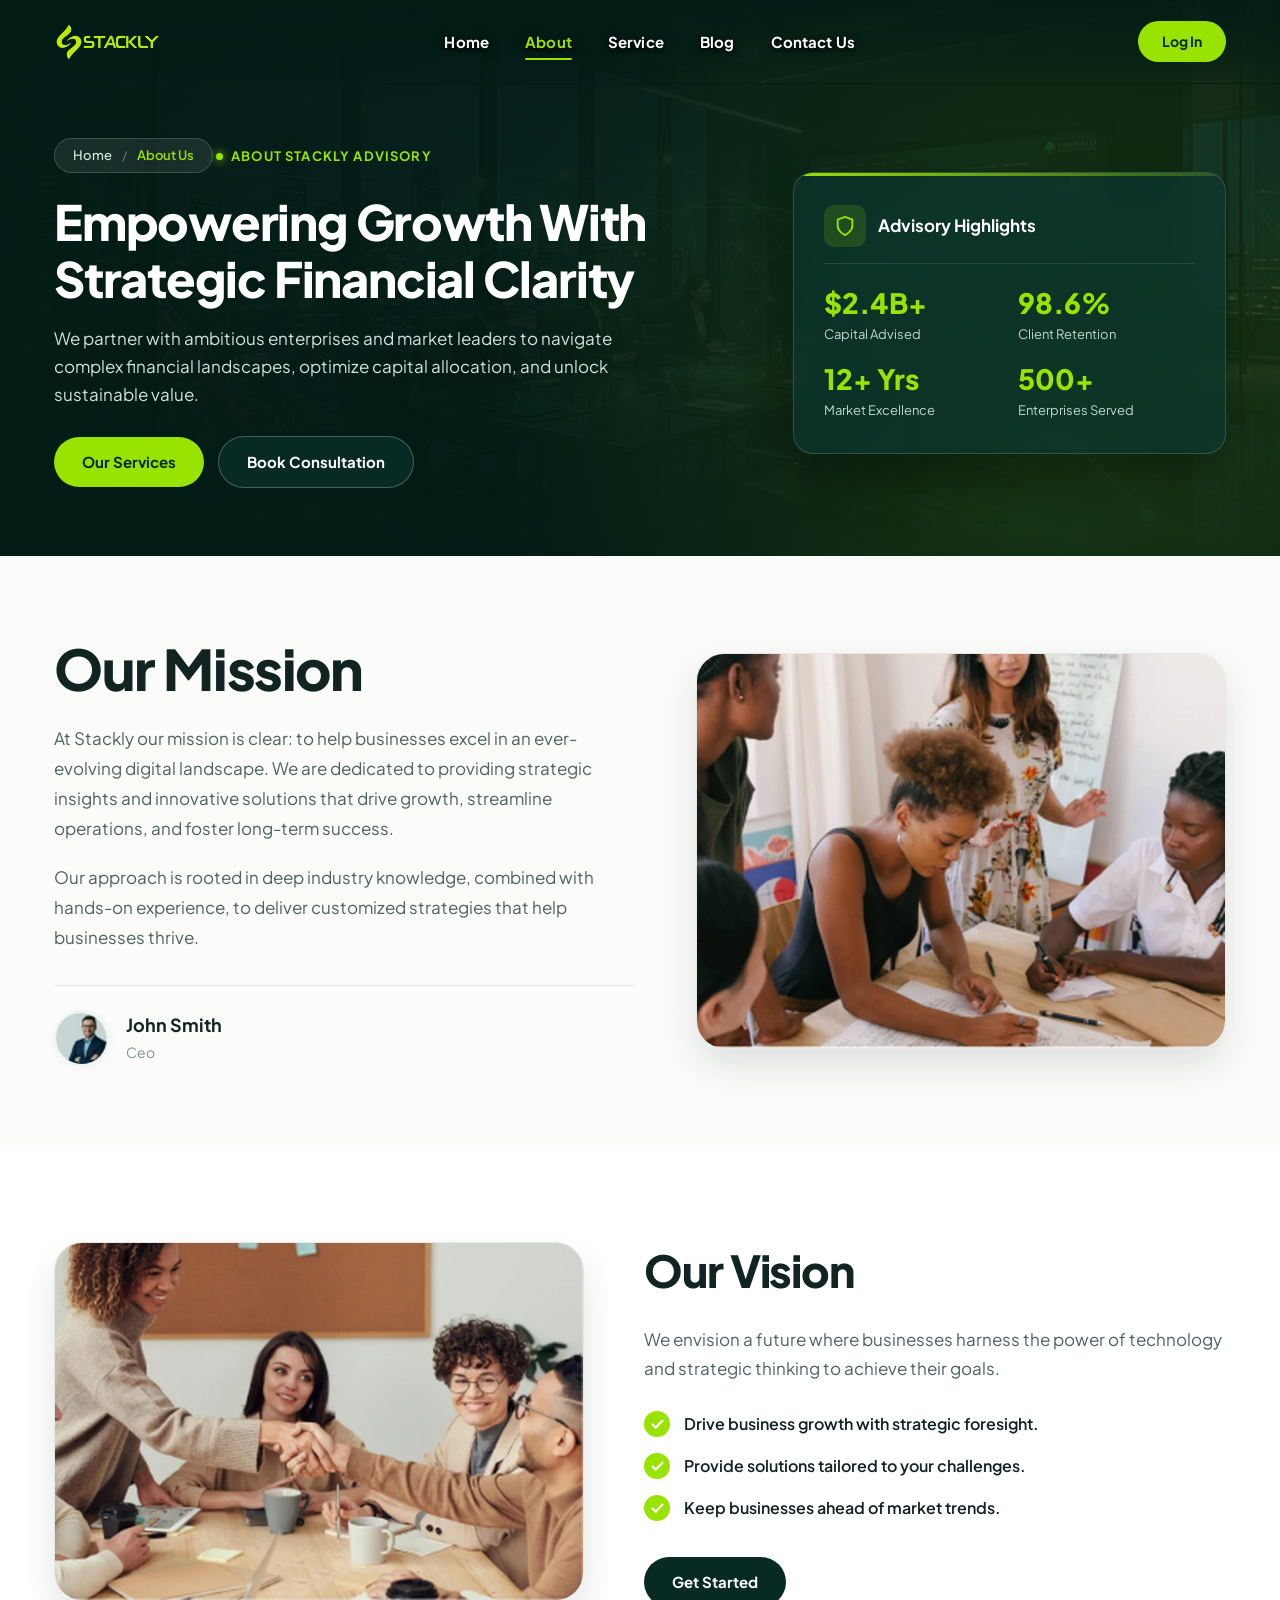
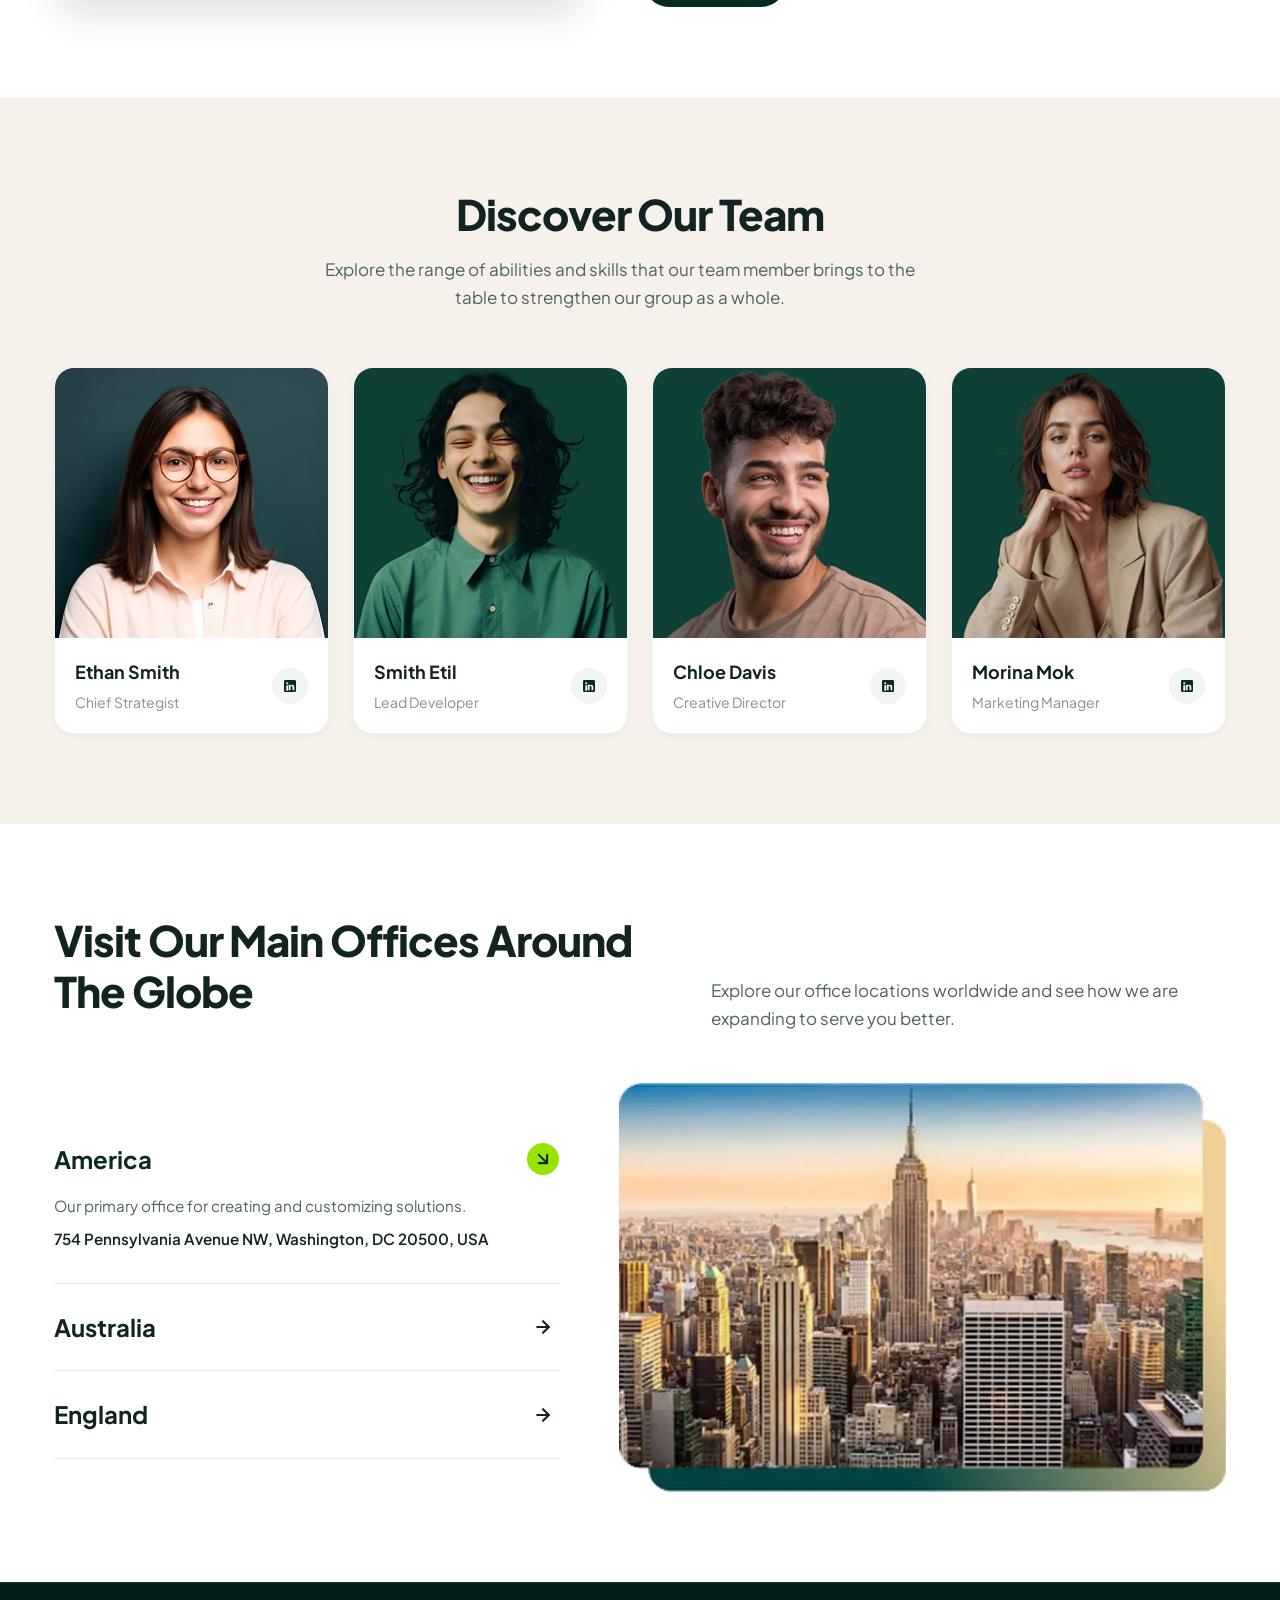
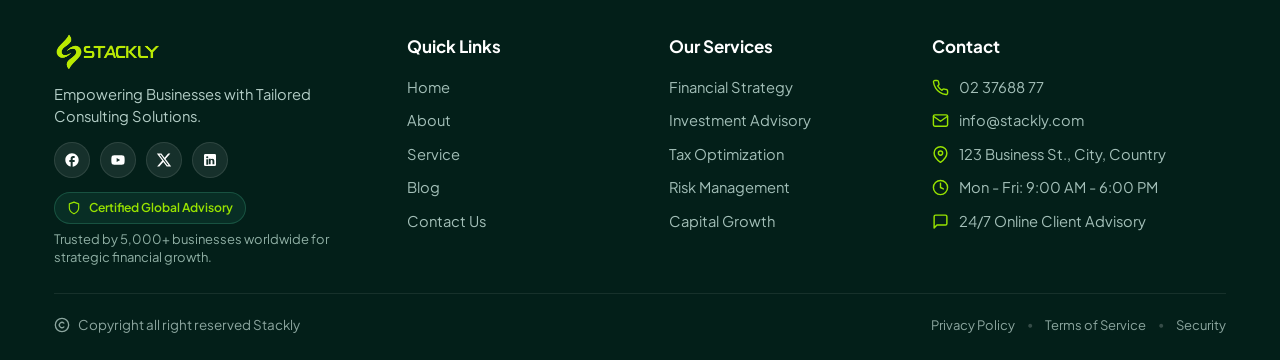
<file: about.html>
<!DOCTYPE html>
<html lang="en">
<head>
  <meta charset="UTF-8">
  <meta name="viewport" content="width=device-width, initial-scale=1.0">
  <title>About Us - Stackly Finance Consulting</title>
  
  
  <link rel="icon" href="assets/top-logo.webp">
  
  
  <link rel="stylesheet" href="style.css">
</head>
<body class="preloader-active">
  <!-- =========================================================================
       PAGE PRELOADER (FINANCE INTELLIGENCE)
       ========================================================================= -->
  <div id="financePreloader" class="finance-preloader" role="status" aria-live="polite" aria-label="Loading Page">
    <div class="preloader-bg-overlay"></div>
    <div class="preloader-content-box">
      
      <div class="preloader-emblem-wrap">
        <div class="emblem-pulse-ring"></div>
        <div class="emblem-rotate-ring"></div>
        <svg class="preloader-emblem-svg" viewBox="0 0 80 80" fill="none" xmlns="http://www.w3.org/2000/svg">
          <circle cx="40" cy="40" r="36" stroke="rgba(152, 227, 0, 0.18)" stroke-width="2" />
          <circle class="preloader-ring-spinner" cx="40" cy="40" r="36" stroke="url(#preloaderGrad)" stroke-width="2.5" stroke-linecap="round" stroke-dasharray="56 170" />
          <rect class="p-bar p-bar-1" x="22" y="44" width="6" height="16" rx="2" fill="#4E635F" />
          <rect class="p-bar p-bar-2" x="31" y="36" width="6" height="24" rx="2" fill="#7E938F" />
          <rect class="p-bar p-bar-3" x="40" y="28" width="6" height="32" rx="2" fill="#98E300" />
          <rect class="p-bar p-bar-4" x="49" y="20" width="6" height="40" rx="2" fill="#00E599" />
          <path class="p-trend-line" d="M22 43 L32 34 L41 27 L51 18" stroke="#FFFFFF" stroke-width="2.5" stroke-linecap="round" stroke-linejoin="round" />
          <circle class="p-trend-glow" cx="51" cy="18" r="3.5" fill="#98E300" />
          <defs>
            <linearGradient id="preloaderGrad" x1="0%" y1="0%" x2="100%" y2="100%">
              <stop offset="0%" stop-color="#98E300" />
              <stop offset="50%" stop-color="#00E599" />
              <stop offset="100%" stop-color="#38BDF8" />
            </linearGradient>
          </defs>
        </svg>
      </div>

      
      <div class="preloader-brand">
        <h2 class="preloader-title">STACKLY<span class="preloader-accent">.</span></h2>
        <span class="preloader-sub">FINANCIAL CONSULTING</span>
      </div>

      
      <div class="preloader-status-bar">
        <span class="preloader-status-text" id="preloaderStatusText">Optimizing Financial Assets...</span>
        <span class="preloader-counter" id="preloaderPercent">0%</span>
      </div>

      
      <div class="preloader-progress-track">
        <div class="preloader-progress-fill" id="preloaderProgressFill"></div>
      </div>
    </div>
  </div>


  <!-- =========================================================================
       1. NAVIGATION BAR
       ========================================================================= -->
  <header class="site-header header-merged">
    <div class="container nav-container">
      
      <a href="index.html" class="brand-logo" aria-label="Stackly Home">
        <img src="assets/logo.webp" alt="Stackly Logo">
      </a>

      
      <nav class="nav-menu" id="navMenu">
        
        <div class="mobile-nav-header">
          <a href="index.html" class="mobile-nav-logo" aria-label="Stackly Home">
            <img src="assets/logo.webp" alt="Stackly Logo">
          </a>
          <button class="mobile-nav-close" id="mobileCloseBtn" aria-label="Close navigation menu">
            <svg viewBox="0 0 24 24" width="26" height="26" stroke="currentColor" stroke-width="2.5" stroke-linecap="round" stroke-linejoin="round" fill="none">
              <line x1="18" y1="6" x2="6" y2="18"></line>
              <line x1="6" y1="6" x2="18" y2="18"></line>
            </svg>
          </button>
        </div>

        
        <div class="mobile-nav-links">
          <a href="index.html" class="nav-link">
            <span class="nav-link-content">
              <span class="nav-icon">
                <svg viewBox="0 0 24 24" fill="none" stroke="currentColor" stroke-width="2" stroke-linecap="round" stroke-linejoin="round">
                  <path d="M3 9l9-7 9 7v11a2 2 0 0 1-2 2H5a2 2 0 0 1-2-2z"></path>
                  <polyline points="9 22 9 12 15 12 15 22"></polyline>
                </svg>
              </span>
              <span class="nav-text">Home</span>
            </span>
          </a>

          <a href="about.html" class="nav-link active">
            <span class="nav-link-content">
              <span class="nav-icon">
                <svg viewBox="0 0 24 24" fill="none" stroke="currentColor" stroke-width="2" stroke-linecap="round" stroke-linejoin="round">
                  <path d="M20 21v-2a4 4 0 0 0-4-4H8a4 4 0 0 0-4 4v2"></path>
                  <circle cx="12" cy="7" r="4"></circle>
                </svg>
              </span>
              <span class="nav-text">About</span>
            </span>
          </a>

          <a href="service.html" class="nav-link">
            <span class="nav-link-content">
              <span class="nav-icon">
                <svg viewBox="0 0 24 24" fill="none" stroke="currentColor" stroke-width="2" stroke-linecap="round" stroke-linejoin="round">
                  <rect x="2" y="7" width="20" height="14" rx="2" ry="2"></rect>
                  <path d="M16 21V5a2 2 0 0 0-2-2h-4a2 2 0 0 0-2 2v16"></path>
                </svg>
              </span>
              <span class="nav-text">Service</span>
            </span>
          </a>

          <a href="blog.html" class="nav-link">
            <span class="nav-link-content">
              <span class="nav-icon">
                <svg viewBox="0 0 24 24" fill="none" stroke="currentColor" stroke-width="2" stroke-linecap="round" stroke-linejoin="round">
                  <path d="M4 19.5A2.5 2.5 0 0 1 6.5 17H20"></path>
                  <path d="M6.5 2H20v20H6.5A2.5 2.5 0 0 1 4 19.5v-15A2.5 2.5 0 0 1 6.5 2z"></path>
                </svg>
              </span>
              <span class="nav-text">Blog</span>
            </span>
          </a>

          <a href="contact.html" class="nav-link">
            <span class="nav-link-content">
              <span class="nav-icon">
                <svg viewBox="0 0 24 24" fill="none" stroke="currentColor" stroke-width="2" stroke-linecap="round" stroke-linejoin="round">
                  <path d="M22 16.92v3a2 2 0 0 1-2.18 2 19.79 19.79 0 0 1-8.63-3.07 19.5 19.5 0 0 1-6-6 19.79 19.79 0 0 1-3.07-8.67A2 2 0 0 1 4.11 2h3a2 2 0 0 1 2 1.72 12.84 12.84 0 0 0 .7 2.81 2 2 0 0 1-.45 2.11L8.09 9.91a16 16 0 0 0 6 6l1.27-1.27a2 2 0 0 1 2.11-.45 12.84 12.84 0 0 0 2.81.7A2 2 0 0 1 22 16.92z"></path>
                </svg>
              </span>
              <span class="nav-text">Contact Us</span>
            </span>
          </a>
        </div>

        
        <div class="mobile-nav-footer">
          <a href="signin.html" class="btn btn-lime btn-mobile-login">
            <span class="nav-link-content">
              <span class="nav-icon">
                <svg viewBox="0 0 24 24" fill="none" stroke="currentColor" stroke-width="2" stroke-linecap="round" stroke-linejoin="round">
                  <path d="M15 3h4a2 2 0 0 1 2 2v14a2 2 0 0 1-2 2h-4"></path>
                  <polyline points="10 17 15 12 10 7"></polyline>
                  <line x1="15" y1="12" x2="3" y2="12"></line>
                </svg>
              </span>
              <span class="nav-text">Log In</span>
            </span>
          </a>
        </div>
      </nav>

      
      <div class="nav-cta">
        <a href="signin.html" class="btn btn-lime btn-nav-login">Log In</a>
        <button class="mobile-toggle" id="mobileToggle" aria-label="Toggle navigation menu">
          <span></span>
          <span></span>
          <span></span>
        </button>
      </div>
    </div>
  </header>

  
  <div class="mobile-overlay" id="mobileOverlay"></div>


  <!-- =========================================================================
       2. ABOUT PAGE HERO SECTION (CUSTOM BACKGROUND IMAGE)
       ========================================================================= -->
  <section class="subpage-hero" style="--subpage-hero-bg: url('assets/hero-about.webp');">
    <div class="subpage-hero-overlay"></div>
    <div class="container subpage-hero-container">
      
      <div class="subpage-hero-content" data-slide="left">
        <nav class="subpage-breadcrumb" aria-label="Breadcrumb">
          <a href="index.html">Home</a>
          <span class="breadcrumb-sep">/</span>
          <span class="breadcrumb-current">About Us</span>
        </nav>
        <span class="subpage-hero-tag">About Stackly Advisory</span>
        <h1 class="subpage-hero-title">Empowering Growth With Strategic Financial Clarity</h1>
        <p class="subpage-hero-desc">We partner with ambitious enterprises and market leaders to navigate complex financial landscapes, optimize capital allocation, and unlock sustainable value.</p>
        <div class="subpage-hero-actions">
          <a href="service.html" class="btn btn-lime">Our Services</a>
          <a href="contact.html" class="btn btn-dark" style="border: 1px solid rgba(255, 255, 255, 0.25);">Book Consultation</a>
        </div>
      </div>

      
      <div class="subpage-hero-card" data-slide="right">
        <div class="subpage-hero-card-header">
          <div class="subpage-hero-card-icon">
            <svg viewBox="0 0 24 24" fill="none" stroke="currentColor" stroke-width="2" stroke-linecap="round" stroke-linejoin="round">
              <path d="M12 22s8-4 8-10V5l-8-3-8 3v7c0 6 8 10 8 10z"/>
            </svg>
          </div>
          <h3>Advisory Highlights</h3>
        </div>
        <div class="subpage-hero-stats-grid">
          <div class="subpage-hero-stat-item">
            <span class="subpage-hero-stat-val">$2.4B+</span>
            <span class="subpage-hero-stat-label">Capital Advised</span>
          </div>
          <div class="subpage-hero-stat-item">
            <span class="subpage-hero-stat-val">98.6%</span>
            <span class="subpage-hero-stat-label">Client Retention</span>
          </div>
          <div class="subpage-hero-stat-item">
            <span class="subpage-hero-stat-val">12+ Yrs</span>
            <span class="subpage-hero-stat-label">Market Excellence</span>
          </div>
          <div class="subpage-hero-stat-item">
            <span class="subpage-hero-stat-val">500+</span>
            <span class="subpage-hero-stat-label">Enterprises Served</span>
          </div>
        </div>
      </div>
    </div>
  </section>


  <!-- =========================================================================
       3. OUR MISSION SECTION
       ========================================================================= -->
  <section class="section about-hero-section">
    <div class="container about-mission-grid">
      
      <div class="mission-content" data-slide="left">
        <h2 class="mission-heading">Our Mission</h2>
        <p>At Stackly our mission is clear: to help businesses excel in an ever-evolving digital landscape. We are dedicated to providing strategic insights and innovative solutions that drive growth, streamline operations, and foster long-term success.</p>
        <p>Our approach is rooted in deep industry knowledge, combined with hands-on experience, to deliver customized strategies that help businesses thrive.</p>
        
        
        <div class="ceo-profile">
          <div class="ceo-avatar">
            <img src="assets/ceo-avatar.webp" alt="John Smith CEO">
          </div>
          <div class="ceo-info">
            <h4>John Smith</h4>
            <p>Ceo</p>
          </div>
        </div>
      </div>

      
      <div class="mission-image-wrap" data-slide="right">
        <img src="assets/mission-image.webp" alt="Stackly consulting leadership in session">
      </div>
    </div>
  </section>


  <!-- =========================================================================
       3. OUR VISION SECTION
       ========================================================================= -->
  <section class="section vision-section">
    <div class="container vision-grid">
      
      <div class="vision-image-wrap" data-slide="left">
        <img src="assets/vision-image.webp" alt="Collaborative business agreement and strategic handshake">
      </div>

      
      <div class="vision-content" data-slide="right">
        <h2>Our Vision</h2>
        <p>We envision a future where businesses harness the power of technology and strategic thinking to achieve their goals.</p>
        
        <ul class="vision-checklist">
          <li>
            <div class="check-icon">
              <svg viewBox="0 0 24 24" fill="none" stroke="currentColor" stroke-linecap="round" stroke-linejoin="round">
                <polyline points="20 6 9 17 4 12"></polyline>
              </svg>
            </div>
            <span>Drive business growth with strategic foresight.</span>
          </li>
          <li>
            <div class="check-icon">
              <svg viewBox="0 0 24 24" fill="none" stroke="currentColor" stroke-linecap="round" stroke-linejoin="round">
                <polyline points="20 6 9 17 4 12"></polyline>
              </svg>
            </div>
            <span>Provide solutions tailored to your challenges.</span>
          </li>
          <li>
            <div class="check-icon">
              <svg viewBox="0 0 24 24" fill="none" stroke="currentColor" stroke-linecap="round" stroke-linejoin="round">
                <polyline points="20 6 9 17 4 12"></polyline>
              </svg>
            </div>
            <span>Keep businesses ahead of market trends.</span>
          </li>
        </ul>

        <a href="signup.html" class="btn btn-dark">Get Started</a>
      </div>
    </div>
  </section>


  <!-- =========================================================================
       4. DISCOVER OUR TEAM SECTION
       ========================================================================= -->
  <section class="section team-section">
    <div class="container">
      <div class="team-header" data-reveal>
        <h2 class="section-title">Discover Our Team</h2>
        <p class="section-subtitle">Explore the range of abilities and skills that our team member brings to the table to strengthen our group as a whole.</p>
      </div>

      <div class="team-grid">
        
        <div class="team-card" data-reveal data-slide="left">
          <div class="team-thumb">
            <img src="assets/team-1.webp" alt="Ethan Smith">
          </div>
          <div class="team-info">
            <div class="team-info-left">
              <h4>Ethan Smith</h4>
              <p>Chief Strategist</p>
            </div>
            <a href="404.html" class="team-share-btn" aria-label="Connect with Ethan Smith on LinkedIn">
              <svg viewBox="0 0 24 24" width="20" height="20" fill="currentColor">
                <path d="M19 3a2 2 0 0 1 2 2v14a2 2 0 0 1-2 2H5a2 2 0 0 1-2-2V5a2 2 0 0 1 2-2h14m-.5 15.5v-5.3a3.26 3.26 0 0 0-3.26-3.26c-.85 0-1.84.52-2.28 1.3v-1.11h-2.79v8.37h2.79v-4.93c0-.77.62-1.4 1.39-1.4a1.4 1.4 0 0 1 1.4 1.4v4.93h2.75M6.46 10.9v8.37H9.2V10.9H6.46M7.83 6.25a1.62 1.62 0 1 0 0 3.24 1.62 1.62 0 0 0 0-3.24z"/>
              </svg>
            </a>
          </div>
        </div>

        
        <div class="team-card delay-1" data-reveal>
          <div class="team-thumb">
            <img src="assets/team-2.webp" alt="Smith Etil">
          </div>
          <div class="team-info">
            <div class="team-info-left">
              <h4>Smith Etil</h4>
              <p>Lead Developer</p>
            </div>
            <a href="404.html" class="team-share-btn" aria-label="Connect with Smith Etil on LinkedIn">
              <svg viewBox="0 0 24 24" width="20" height="20" fill="currentColor">
                <path d="M19 3a2 2 0 0 1 2 2v14a2 2 0 0 1-2 2H5a2 2 0 0 1-2-2V5a2 2 0 0 1 2-2h14m-.5 15.5v-5.3a3.26 3.26 0 0 0-3.26-3.26c-.85 0-1.84.52-2.28 1.3v-1.11h-2.79v8.37h2.79v-4.93c0-.77.62-1.4 1.39-1.4a1.4 1.4 0 0 1 1.4 1.4v4.93h2.75M6.46 10.9v8.37H9.2V10.9H6.46M7.83 6.25a1.62 1.62 0 1 0 0 3.24 1.62 1.62 0 0 0 0-3.24z"/>
              </svg>
            </a>
          </div>
        </div>

        
        <div class="team-card delay-2" data-reveal>
          <div class="team-thumb">
            <img src="assets/team-4.webp" alt="Chloe Davis">
          </div>
          <div class="team-info">
            <div class="team-info-left">
              <h4>Chloe Davis</h4>
              <p>Creative Director</p>
            </div>
            <a href="404.html" class="team-share-btn" aria-label="Connect with Chloe Davis on LinkedIn">
              <svg viewBox="0 0 24 24" width="20" height="20" fill="currentColor">
                <path d="M19 3a2 2 0 0 1 2 2v14a2 2 0 0 1-2 2H5a2 2 0 0 1-2-2V5a2 2 0 0 1 2-2h14m-.5 15.5v-5.3a3.26 3.26 0 0 0-3.26-3.26c-.85 0-1.84.52-2.28 1.3v-1.11h-2.79v8.37h2.79v-4.93c0-.77.62-1.4 1.39-1.4a1.4 1.4 0 0 1 1.4 1.4v4.93h2.75M6.46 10.9v8.37H9.2V10.9H6.46M7.83 6.25a1.62 1.62 0 1 0 0 3.24 1.62 1.62 0 0 0 0-3.24z"/>
              </svg>
            </a>
          </div>
        </div>

        
        <div class="team-card delay-3" data-reveal data-slide="right">
          <div class="team-thumb">
            <img src="assets/team-3.webp" alt="Morina Mok">
          </div>
          <div class="team-info">
            <div class="team-info-left">
              <h4>Morina Mok</h4>
              <p>Marketing Manager</p>
            </div>
            <a href="404.html" class="team-share-btn" aria-label="Connect with Morina Mok on LinkedIn">
              <svg viewBox="0 0 24 24" width="20" height="20" fill="currentColor">
                <path d="M19 3a2 2 0 0 1 2 2v14a2 2 0 0 1-2 2H5a2 2 0 0 1-2-2V5a2 2 0 0 1 2-2h14m-.5 15.5v-5.3a3.26 3.26 0 0 0-3.26-3.26c-.85 0-1.84.52-2.28 1.3v-1.11h-2.79v8.37h2.79v-4.93c0-.77.62-1.4 1.39-1.4a1.4 1.4 0 0 1 1.4 1.4v4.93h2.75M6.46 10.9v8.37H9.2V10.9H6.46M7.83 6.25a1.62 1.62 0 1 0 0 3.24 1.62 1.62 0 0 0 0-3.24z"/>
              </svg>
            </a>
          </div>
        </div>
      </div>
    </div>
  </section>


  <!-- =========================================================================
       5. VISIT OUR MAIN OFFICES AROUND THE GLOBE SECTION
       ========================================================================= -->
  <section class="section offices-section">
    <div class="container">
      <div class="offices-header-grid" data-reveal>
        <div>
          <h2 class="section-title">Visit Our Main Offices Around The Globe</h2>
        </div>
        <div>
          <p class="section-subtitle">Explore our office locations worldwide and see how we are expanding to serve you better.</p>
        </div>
      </div>

      <div class="offices-layout">
        
        <div class="offices-accordion" data-slide="left">
          
          <div class="office-item active">
            <div class="office-title-row">
              <h3>America</h3>
              <div class="office-arrow">
                <svg viewBox="0 0 24 24" width="20" height="20" fill="none" stroke="currentColor" stroke-width="2.5" stroke-linecap="round" stroke-linejoin="round">
                  <line x1="5" y1="12" x2="19" y2="12"></line>
                  <polyline points="12 5 19 12 12 19"></polyline>
                </svg>
              </div>
            </div>
            <div class="office-content">
              <p>Our primary office for creating and customizing solutions.</p>
              <p class="office-address">754 Pennsylvania Avenue NW, Washington, DC 20500, USA</p>
            </div>
          </div>

          
          <div class="office-item">
            <div class="office-title-row">
              <h3>Australia</h3>
              <div class="office-arrow">
                <svg viewBox="0 0 24 24" width="20" height="20" fill="none" stroke="currentColor" stroke-width="2.5" stroke-linecap="round" stroke-linejoin="round">
                  <line x1="5" y1="12" x2="19" y2="12"></line>
                  <polyline points="12 5 19 12 12 19"></polyline>
                </svg>
              </div>
            </div>
            <div class="office-content">
              <p>Strategic Asia-Pacific consulting center delivering regional market leadership and cross-border expansion.</p>
              <p class="office-address">100 Barangaroo Avenue, Sydney, NSW 2000, Australia</p>
            </div>
          </div>

          
          <div class="office-item">
            <div class="office-title-row">
              <h3>England</h3>
              <div class="office-arrow">
                <svg viewBox="0 0 24 24" width="20" height="20" fill="none" stroke="currentColor" stroke-width="2.5" stroke-linecap="round" stroke-linejoin="round">
                  <line x1="5" y1="12" x2="19" y2="12"></line>
                  <polyline points="12 5 19 12 12 19"></polyline>
                </svg>
              </div>
            </div>
            <div class="office-content">
              <p>European headquarters facilitating global capital restructuring, governance, and private advisory.</p>
              <p class="office-address">30 St Mary Axe, London, EC3A 8EP, United Kingdom</p>
            </div>
          </div>
        </div>

        
        <div class="offices-image-wrap" data-slide="right">
          <img src="assets/offices-image.webp" alt="Stackly global offices in metropolitan hubs">
        </div>
      </div>
    </div>
  </section>


  <!-- =========================================================================
       6. FOOTER (SHARED COMPONENT)
       ========================================================================= -->
  <footer class="site-footer">
    <div class="container">
      <div class="footer-grid">
        
        <div class="footer-col footer-brand">
          <a href="index.html" class="brand-logo" aria-label="Stackly Home">
            <img src="assets/logo.webp" alt="Stackly Logo">
          </a>
          <p>Empowering Businesses with Tailored Consulting Solutions.</p>
          <div class="social-links">
            <a href="404.html" class="social-icon" aria-label="Facebook">
              <svg viewBox="0 0 24 24"><path d="M22 12c0-5.52-4.48-10-10-10S2 6.48 2 12c0 4.84 3.44 8.87 8 9.8V15H8v-3h2V9.5C10 7.57 11.57 6 13.5 6H16v3h-2c-.55 0-1 .45-1 1v2h3v3h-3v6.95c5.05-.5 9-4.76 9-9.95z"/></svg>
            </a>
            <a href="404.html" class="social-icon" aria-label="YouTube">
              <svg viewBox="0 0 24 24"><path d="M21.58 7.19a2.5 2.5 0 00-1.76-1.77C18.25 5 12 5 12 5s-6.25 0-7.82.42A2.5 2.5 0 002.42 7.19C2 8.76 2 12 2 12s0 3.24.42 4.81a2.5 2.5 0 001.76 1.77C5.75 19 12 19 12 19s6.25 0 7.82-.42a2.5 2.5 0 001.76-1.77C22 15.24 22 12 22 12s0-3.24-.42-4.81zM10 15V9l5.2 3-5.2 3z"/></svg>
            </a>
            <a href="404.html" class="social-icon" aria-label="X (Twitter)">
              <svg viewBox="0 0 24 24"><path d="M18.244 2.25h3.308l-7.227 8.26 8.502 11.24H16.17l-5.214-6.817L4.99 21.75H1.68l7.73-8.835L1.254 2.25H8.08l4.713 6.231zm-1.161 17.52h1.833L7.084 4.126H5.117z"/></svg>
            </a>
            <a href="404.html" class="social-icon" aria-label="LinkedIn">
              <svg viewBox="0 0 24 24"><path d="M19 3a2 2 0 0 1 2 2v14a2 2 0 0 1-2 2H5a2 2 0 0 1-2-2V5a2 2 0 0 1 2-2h14m-.5 15.5v-5.3a3.26 3.26 0 0 0-3.26-3.26c-.85 0-1.84.52-2.28 1.3v-1.11h-2.79v8.37h2.79v-4.93c0-.77.62-1.4 1.39-1.4a1.4 1.4 0 0 1 1.4 1.4v4.93h2.75M6.46 10.9v8.37H9.2V10.9H6.46M7.83 6.25a1.62 1.62 0 1 0 0 3.24 1.62 1.62 0 0 0 0-3.24z"/></svg>
            </a>
          </div>
          <div class="footer-badge">
            <svg viewBox="0 0 24 24" fill="none" stroke="currentColor" stroke-width="2" stroke-linecap="round" stroke-linejoin="round">
              <path d="M12 22s8-4 8-10V5l-8-3-8 3v7c0 6 8 10 8 10z"/>
            </svg>
            <span>Certified Global Advisory</span>
          </div>
          <p class="footer-sub-note">Trusted by 5,000+ businesses worldwide for strategic financial growth.</p>
        </div>

        
        <div class="footer-col">
          <h4>Quick Links</h4>
          <div class="footer-links">
            <a href="index.html">Home</a>
            <a href="about.html">About</a>
            <a href="service.html">Service</a>
            <a href="blog.html">Blog</a>
            <a href="contact.html">Contact Us</a>
          </div>
        </div>

        
        <div class="footer-col">
          <h4>Our Services</h4>
          <div class="footer-links">
            <a href="404.html">Financial Strategy</a>
            <a href="404.html">Investment Advisory</a>
            <a href="404.html">Tax Optimization</a>
            <a href="404.html">Risk Management</a>
            <a href="404.html">Capital Growth</a>
          </div>
        </div>

        
        <div class="footer-col">
          <h4>Contact</h4>
          <div class="footer-contact-list">
            <div class="footer-contact-item">
              <svg viewBox="0 0 24 24" fill="none" stroke="currentColor" stroke-width="2" stroke-linecap="round" stroke-linejoin="round">
                <path d="M22 16.92v3a2 2 0 0 1-2.18 2 19.79 19.79 0 0 1-8.63-3.07 19.5 19.5 0 0 1-6-6 19.79 19.79 0 0 1-3.07-8.67A2 2 0 0 1 4.11 2h3a2 2 0 0 1 2 1.72 12.84 12.84 0 0 0 .7 2.81 2 2 0 0 1-.45 2.11L8.09 9.91a16 16 0 0 0 6 6l1.27-1.27a2 2 0 0 1 2.11-.45 12.84 12.84 0 0 0 2.81.7A2 2 0 0 1 22 16.92z"></path>
              </svg>
              <span>02 37688 77</span>
            </div>
            <div class="footer-contact-item">
              <svg viewBox="0 0 24 24" fill="none" stroke="currentColor" stroke-width="2" stroke-linecap="round" stroke-linejoin="round">
                <path d="M4 4h16c1.1 0 2 .9 2 2v12c0 1.1-.9 2-2 2H4c-1.1 0-2-.9-2-2V6c0-1.1.9-2 2-2z"></path>
                <polyline points="22,6 12,13 2,6"></polyline>
              </svg>
              <span>info@stackly.com</span>
            </div>
            <div class="footer-contact-item">
              <svg viewBox="0 0 24 24" fill="none" stroke="currentColor" stroke-width="2" stroke-linecap="round" stroke-linejoin="round">
                <path d="M21 10c0 7-9 13-9 13s-9-6-9-13a9 9 0 0 1 18 0z"></path>
                <circle cx="12" cy="10" r="3"></circle>
              </svg>
              <span>123 Business St., City, Country</span>
            </div>
            <div class="footer-contact-item">
              <svg viewBox="0 0 24 24" fill="none" stroke="currentColor" stroke-width="2" stroke-linecap="round" stroke-linejoin="round">
                <circle cx="12" cy="12" r="10"></circle>
                <polyline points="12 6 12 12 16 14"></polyline>
              </svg>
              <span>Mon - Fri: 9:00 AM - 6:00 PM</span>
            </div>
            <div class="footer-contact-item">
              <svg viewBox="0 0 24 24" fill="none" stroke="currentColor" stroke-width="2" stroke-linecap="round" stroke-linejoin="round">
                <path d="M21 15a2 2 0 0 1-2 2H7l-4 4V5a2 2 0 0 1 2-2h14a2 2 0 0 1 2 2z"></path>
              </svg>
              <span>24/7 Online Client Advisory</span>
            </div>
          </div>
        </div>
      </div>

      
      <div class="footer-bottom">
        <div class="footer-bottom-copy">
          <svg viewBox="0 0 24 24" width="16" height="16" fill="none" stroke="currentColor" stroke-width="2" stroke-linecap="round" stroke-linejoin="round">
            <circle cx="12" cy="12" r="10"></circle>
            <path d="M14.83 14.83a4 4 0 1 1 0-5.66"></path>
          </svg>
          <span>Copyright all right reserved Stackly</span>
        </div>
        <div class="footer-bottom-links">
          <a href="404.html">Privacy Policy</a>
          <span>•</span>
          <a href="404.html">Terms of Service</a>
          <span>•</span>
          <a href="404.html">Security</a>
        </div>
      </div>
    </div>
  </footer>

  
  <script src="main.js"></script>
</body>
</html>
</file>
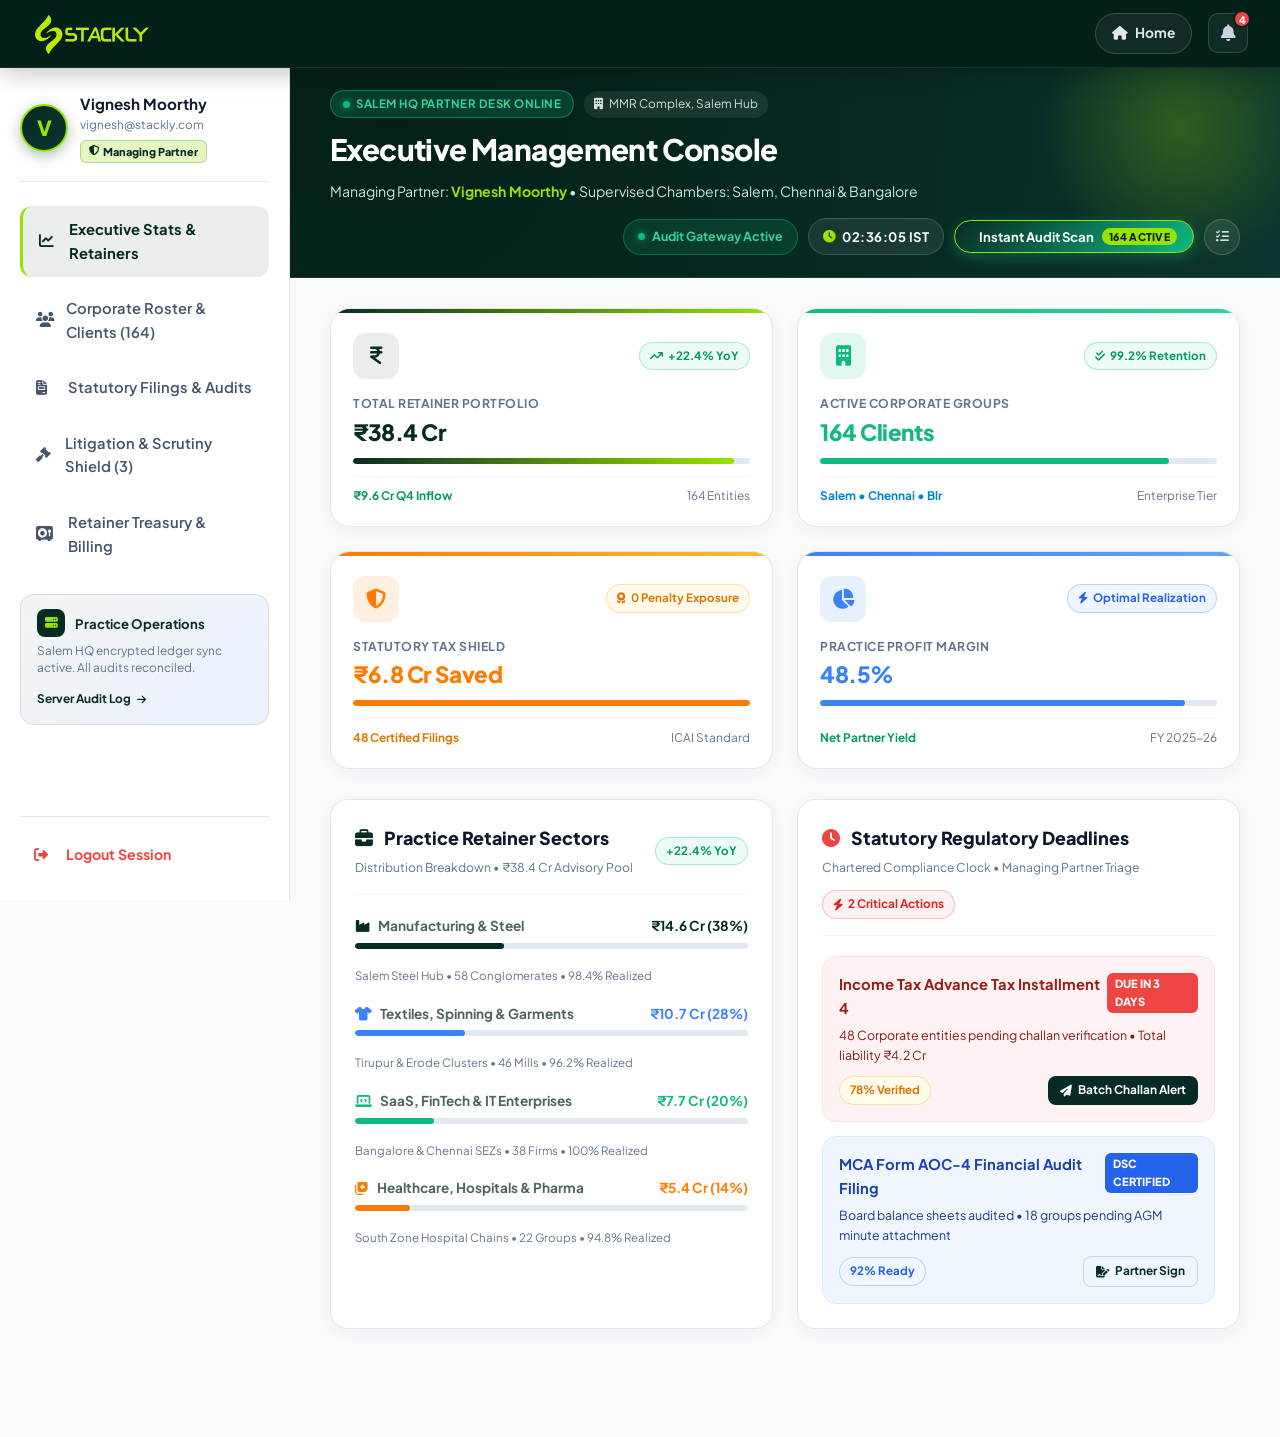
<file: admin-dashboard.html>
<!DOCTYPE html>
<html lang="en">
<head>
  <meta charset="UTF-8">
  <meta name="viewport" content="width=device-width, initial-scale=1.0">
  <title>Admin Dashboard - Stackly Finance Consulting</title>

  
  <link rel="icon" href="assets/top-logo.webp">

  
  <link rel="preconnect" href="https://fonts.googleapis.com">
  <link rel="preconnect" href="https://fonts.gstatic.com" crossorigin>
  <link href="https://fonts.googleapis.com/css2?family=Plus+Jakarta+Sans:wght@400;500;600;700;800&family=Inter:wght@400;500;600;700&display=swap" rel="stylesheet">
  <link rel="stylesheet" href="https://cdnjs.cloudflare.com/ajax/libs/font-awesome/6.5.1/css/all.min.css">

  
  <link rel="stylesheet" href="style.css">
</head>
<body style="background: #F8FAFC; min-height: 100vh; display: flex; flex-direction: column; margin: 0; overflow-x: clip;" class="preloader-active">
  <!-- =========================================================================
       PAGE PRELOADER (FINANCE INTELLIGENCE)
       ========================================================================= -->
  <div id="financePreloader" class="finance-preloader" role="status" aria-live="polite" aria-label="Loading Page">
    <div class="preloader-bg-overlay"></div>
    <div class="preloader-content-box">
      
      <div class="preloader-emblem-wrap">
        <div class="emblem-pulse-ring"></div>
        <div class="emblem-rotate-ring"></div>
        <svg class="preloader-emblem-svg" viewBox="0 0 80 80" fill="none" xmlns="http://www.w3.org/2000/svg">
          <circle cx="40" cy="40" r="36" stroke="rgba(152, 227, 0, 0.18)" stroke-width="2" />
          <circle class="preloader-ring-spinner" cx="40" cy="40" r="36" stroke="url(#preloaderGrad)" stroke-width="2.5" stroke-linecap="round" stroke-dasharray="56 170" />
          <rect class="p-bar p-bar-1" x="22" y="44" width="6" height="16" rx="2" fill="#4E635F" />
          <rect class="p-bar p-bar-2" x="31" y="36" width="6" height="24" rx="2" fill="#7E938F" />
          <rect class="p-bar p-bar-3" x="40" y="28" width="6" height="32" rx="2" fill="#98E300" />
          <rect class="p-bar p-bar-4" x="49" y="20" width="6" height="40" rx="2" fill="#00E599" />
          <path class="p-trend-line" d="M22 43 L32 34 L41 27 L51 18" stroke="#FFFFFF" stroke-width="2.5" stroke-linecap="round" stroke-linejoin="round" />
          <circle class="p-trend-glow" cx="51" cy="18" r="3.5" fill="#98E300" />
          <defs>
            <linearGradient id="preloaderGrad" x1="0%" y1="0%" x2="100%" y2="100%">
              <stop offset="0%" stop-color="#98E300" />
              <stop offset="50%" stop-color="#00E599" />
              <stop offset="100%" stop-color="#38BDF8" />
            </linearGradient>
          </defs>
        </svg>
      </div>

      
      <div class="preloader-brand">
        <h2 class="preloader-title">STACKLY<span class="preloader-accent">.</span></h2>
        <span class="preloader-sub">FINANCIAL CONSULTING</span>
      </div>

      
      <div class="preloader-status-bar">
        <span class="preloader-status-text" id="preloaderStatusText">Optimizing Financial Assets...</span>
        <span class="preloader-counter" id="preloaderPercent">0%</span>
      </div>

      
      <div class="preloader-progress-track">
        <div class="preloader-progress-fill" id="preloaderProgressFill"></div>
      </div>
    </div>
  </div>


  
  <header class="dash-navbar">
    <div style="display: flex; align-items: center; gap: 14px;">
      <button class="dash-sidebar-toggle" id="dashSidebarToggle" aria-label="Toggle Side Menu" title="Open Navigation Menu">
        <i class="fas fa-bars"></i>
      </button>
      <a href="index.html" class="dash-logo" title="Stackly Finance Consulting">
        <img src="assets/logo.webp" alt="Stackly Logo">
      </a>
    </div>

    <div class="dash-nav-actions">
      <a href="index.html" class="dash-home-btn" title="Back to Website">
        <i class="fas fa-home"></i> <span>Home</span>
      </a>

      
      <div class="dash-notif-wrap">
        <button class="dash-bell-btn" id="dashBellBtn" title="Partner Action Alerts" aria-label="Partner Action Alerts">
          <i class="fas fa-bell"></i>
          <span class="bell-badge-pulse">4</span>
        </button>
        <div class="dash-notif-dropdown" id="dashNotifDropdown">
          <div class="notif-header">
            <strong style="font-size: 0.88rem; color: #0F172A;">Executive Queue (4 Alerts)</strong>
            <a href="javascript:void(0)" id="clearNotifBtn" style="font-size: 0.74rem; color: #072B24; font-weight: 700; text-decoration: none;">Clear Queue</a>
          </div>
          <div class="notif-body">
            <a href="404.html" class="notif-item">
              <i class="fas fa-file-signature" style="color: #F59E0B; font-size: 1.15rem; margin-top: 2px;"></i>
              <div>
                <strong style="display: block; font-size: 0.82rem; color: #0F172A;">Statutory Audit Sign-Off</strong>
                <p style="font-size: 0.74rem; color: #64748B; margin: 2px 0 0;">Apex Industrial FY25-26 Form 3CD requires partner digital signature.</p>
                <span style="font-size: 0.68rem; color: #94A3B8;">8 minutes ago</span>
              </div>
            </a>
            <a href="404.html" class="notif-item">
              <i class="fas fa-shield-halved" style="color: #10B981; font-size: 1.15rem; margin-top: 2px;"></i>
              <div>
                <strong style="display: block; font-size: 0.82rem; color: #0F172A;">GST Section 73 Defense Cleared</strong>
                <p style="font-size: 0.74rem; color: #64748B; margin: 2px 0 0;">Salem Steel ITC reversal submission accepted with zero penalty.</p>
                <span style="font-size: 0.68rem; color: #94A3B8;">24 minutes ago</span>
              </div>
            </a>
            <a href="404.html" class="notif-item">
              <i class="fas fa-building" style="color: #072B24; font-size: 1.15rem; margin-top: 2px;"></i>
              <div>
                <strong style="display: block; font-size: 0.82rem; color: #0F172A;">New Enterprise Client Onboarding</strong>
                <p style="font-size: 0.74rem; color: #64748B; margin: 2px 0 0;">Kaveri Healthcare submitted retainer consultation mandate.</p>
                <span style="font-size: 0.68rem; color: #94A3B8;">1 hour ago</span>
              </div>
            </a>
            <a href="404.html" class="notif-item">
              <i class="fas fa-receipt" style="color: #3B82F6; font-size: 1.15rem; margin-top: 2px;"></i>
              <div>
                <strong style="display: block; font-size: 0.82rem; color: #0F172A;">Q4 Retainer Fee Remittance</strong>
                <p style="font-size: 0.74rem; color: #64748B; margin: 2px 0 0;">₹24,50,000 corporate consulting fee deposited by Deccan Infra.</p>
                <span style="font-size: 0.68rem; color: #94A3B8;">2 hours ago</span>
              </div>
            </a>
          </div>
          <div class="notif-footer">
            <span class="notif-footer-link">All Systems Operational <i class="fas fa-check-circle" style="color: #10B981;"></i></span>
          </div>
        </div>
      </div>
    </div>
  </header>

  
  <div class="dash-sidebar-backdrop" id="dashSidebarBackdrop"></div>

  
  <div class="dash-app-shell">

    
    <aside class="dash-sidebar-dock">
      <div>
        
        <div style="display: flex; align-items: center; gap: 12px; margin-bottom: 24px; padding-bottom: 18px; border-bottom: 1.5px solid #E2E8F0;">
          <div style="width: 48px; height: 48px; border-radius: 50%; background: linear-gradient(135deg, #072B24 0%, #0B352E 100%); color: #98E300; display: flex; align-items: center; justify-content: center; font-size: 1.3rem; font-weight: 800; flex-shrink: 0; box-shadow: 0 4px 14px rgba(7, 43, 36, 0.3); border: 2px solid #98E300;" id="adminAvatar">V</div>
          <div style="overflow: hidden;">
            <strong style="display: block; font-size: 0.95rem; color: #0F172A; white-space: nowrap; text-overflow: ellipsis; overflow: hidden;" id="sideAdminName">Vignesh Moorthy</strong>
            <span style="font-size: 0.74rem; color: #64748B; display: block; white-space: nowrap; text-overflow: ellipsis; overflow: hidden;" id="sideAdminEmail">vignesh@stackly.com</span>
            <span style="font-size: 0.68rem; font-weight: 800; color: #072B24; background: rgba(152, 227, 0, 0.25); padding: 2px 8px; border-radius: 6px; display: inline-flex; align-items: center; gap: 4px; margin-top: 4px; border: 1px solid rgba(7, 43, 36, 0.2);">
              <i class="fas fa-shield-alt" style="font-size: 0.65rem;"></i> Managing Partner
            </span>
          </div>
        </div>

        
        <ul class="dashboard-sidebar-menu">
          <li>
            <a href="javascript:void(0)" class="active" data-tab="statistics">
              <i class="fas fa-chart-line" style="width: 20px;"></i> Executive Stats &amp; Retainers
            </a>
          </li>
          <li>
            <a href="javascript:void(0)" data-tab="clients">
              <i class="fas fa-users" style="width: 20px;"></i> Corporate Roster &amp; Clients (164)
            </a>
          </li>
          <li>
            <a href="javascript:void(0)" data-tab="filings">
              <i class="fas fa-file-invoice" style="width: 20px;"></i> Statutory Filings &amp; Audits
            </a>
          </li>
          <li>
            <a href="javascript:void(0)" data-tab="notices">
              <i class="fas fa-gavel" style="width: 20px;"></i> Litigation &amp; Scrutiny Shield (3)
            </a>
          </li>
          <li>
            <a href="javascript:void(0)" data-tab="treasury">
              <i class="fas fa-vault" style="width: 20px;"></i> Retainer Treasury &amp; Billing
            </a>
          </li>
        </ul>

        
        <div style="background: linear-gradient(135deg, rgba(7, 43, 36, 0.05) 0%, rgba(59, 130, 246, 0.1) 100%); border: 1.5px solid rgba(7, 43, 36, 0.1); border-radius: 14px; padding: 14px 16px; margin-top: 24px;">
          <div style="display: flex; align-items: center; gap: 10px; margin-bottom: 6px;">
            <div style="width: 28px; height: 28px; border-radius: 8px; background: #072B24; color: #98E300; display: flex; align-items: center; justify-content: center; font-size: 0.8rem;">
              <i class="fas fa-server"></i>
            </div>
            <strong style="font-size: 0.82rem; color: #072B24;">Practice Operations</strong>
          </div>
          <p style="font-size: 0.74rem; color: #64748B; margin: 0 0 8px; line-height: 1.4;">Salem HQ encrypted ledger sync active. All audits reconciled.</p>
          <a href="404.html" style="display: inline-flex; align-items: center; gap: 6px; font-size: 0.74rem; font-weight: 700; color: #072B24; text-decoration: none;">
            <span>Server Audit Log</span> <i class="fas fa-arrow-right" style="font-size: 0.65rem;"></i>
          </a>
        </div>
      </div>

      
      <div style="border-top: 1.5px solid #E2E8F0; padding-top: 16px; margin-top: auto;">
        <a href="javascript:void(0)" class="dash-logout-trigger" style="display: flex; align-items: center; gap: 12px; color: #EF4444; text-decoration: none; font-weight: 700; font-size: 0.88rem; padding: 10px 14px; border-radius: 10px; transition: all 0.2s ease;">
          <i class="fas fa-sign-out-alt" style="width: 20px;"></i> Logout Session
        </a>
      </div>
    </aside>

    
    <main class="dash-main-scroll">

      
      <div class="dash-title-banner">
        <div class="dash-banner-flex">
          <div>
            <div style="display: flex; align-items: center; gap: 10px; margin-bottom: 8px; flex-wrap: wrap;">
              <span class="dash-status-pill" style="background: rgba(16, 185, 129, 0.2); border: 1px solid rgba(16, 185, 129, 0.5); color: #34D399;">
                <span class="pulse-indicator-emerald"></span> SALEM HQ PARTNER DESK ONLINE
              </span>
              <span style="font-size: 0.74rem; color: #CFE2DE; background: rgba(255,255,255,0.08); padding: 4px 10px; border-radius: 20px;">
                <i class="fas fa-building" style="margin-right: 4px;"></i> MMR Complex, Salem Hub
              </span>
            </div>
            <h1 style="font-size: 1.85rem; margin: 0 0 6px; font-weight: 800; color: #FFFFFF; letter-spacing: -0.02em;">Executive Management Console</h1>
            <p style="color: #CFE2DE; font-size: 0.88rem; margin: 0;">Managing Partner: <strong style="color: #98E300;" id="adminUserName">Vignesh Moorthy</strong> &bull; Supervised Chambers: Salem, Chennai &amp; Bangalore</p>
          </div>

          
          <div class="dash-banner-right-hub">
            <div class="dash-hub-pill dash-hub-status">
              <span class="pulse-indicator-emerald"></span>
              <span>Audit Gateway Active</span>
            </div>
            <div class="dash-hub-pill dash-hub-clock">
              <i class="fas fa-clock"></i>
              <span id="dashLiveClock">--:--:-- IST</span>
            </div>
            <button type="button" class="dash-hub-action-btn" id="runHealthScanBtn">
              <i class="fas fa-radar"></i>
              <span>Instant Audit Scan</span>
              <span class="hotline-badge">164 Active</span>
            </button>
            <a href="404.html" class="dash-hub-icon-btn" title="Batch Statutory Actions">
              <i class="fas fa-tasks"></i>
            </a>
          </div>
        </div>
      </div>

      
      <div class="dash-content-padding">

        
        
        
        <div class="dash-tab-pane active" id="tab-statistics">

          
          <div class="dash-kpi-grid">
            
            <div class="fc-kpi-card card-portfolio">
              <div class="fc-kpi-top">
                <div class="fc-kpi-icon-wrap icon-portfolio-theme">
                  <i class="fas fa-indian-rupee-sign"></i>
                </div>
                <span class="fc-kpi-tag positive"><i class="fas fa-arrow-trend-up"></i> +22.4% YoY</span>
              </div>
              <h5 class="fc-kpi-title">Total Retainer Portfolio</h5>
              <div class="fc-kpi-value" style="color: #072B24;">₹38.4 Cr</div>
              <div class="fc-kpi-progress-bar">
                <div class="fc-kpi-progress-fill" style="width: 96%; background: linear-gradient(90deg, #072B24, #98E300);"></div>
              </div>
              <div class="fc-kpi-footer">
                <span style="color: #059669; font-weight: 700;">₹9.6 Cr Q4 Inflow</span>
                <span>164 Entities</span>
              </div>
            </div>

            
            <div class="fc-kpi-card card-clients">
              <div class="fc-kpi-top">
                <div class="fc-kpi-icon-wrap icon-clients-theme">
                  <i class="fas fa-building"></i>
                </div>
                <span class="fc-kpi-tag positive"><i class="fas fa-check-double"></i> 99.2% Retention</span>
              </div>
              <h5 class="fc-kpi-title">Active Corporate Groups</h5>
              <div class="fc-kpi-value" style="color: #10B981;">164 Clients</div>
              <div class="fc-kpi-progress-bar">
                <div class="fc-kpi-progress-fill" style="width: 88%; background: #10B981;"></div>
              </div>
              <div class="fc-kpi-footer">
                <span style="color: #0284C7; font-weight: 700;">Salem &bull; Chennai &bull; Blr</span>
                <span>Enterprise Tier</span>
              </div>
            </div>

            
            <div class="fc-kpi-card card-tax">
              <div class="fc-kpi-top">
                <div class="fc-kpi-icon-wrap icon-tax-theme">
                  <i class="fas fa-shield-halved"></i>
                </div>
                <span class="fc-kpi-tag warning"><i class="fas fa-award"></i> 0 Penalty Exposure</span>
              </div>
              <h5 class="fc-kpi-title">Statutory Tax Shield</h5>
              <div class="fc-kpi-value" style="color: #FF7A00;">₹6.8 Cr Saved</div>
              <div class="fc-kpi-progress-bar">
                <div class="fc-kpi-progress-fill" style="width: 100%; background: #FF7A00;"></div>
              </div>
              <div class="fc-kpi-footer">
                <span style="color: #D97706; font-weight: 700;">48 Certified Filings</span>
                <span>ICAI Standard</span>
              </div>
            </div>

            
            <div class="fc-kpi-card card-margin">
              <div class="fc-kpi-top">
                <div class="fc-kpi-icon-wrap icon-margin-theme">
                  <i class="fas fa-chart-pie"></i>
                </div>
                <span class="fc-kpi-tag info"><i class="fas fa-bolt"></i> Optimal Realization</span>
              </div>
              <h5 class="fc-kpi-title">Practice Profit Margin</h5>
              <div class="fc-kpi-value" style="color: #3B82F6;">48.5%</div>
              <div class="fc-kpi-progress-bar">
                <div class="fc-kpi-progress-fill" style="width: 92%; background: #3B82F6;"></div>
              </div>
              <div class="fc-kpi-footer">
                <span style="color: #059669; font-weight: 700;">Net Partner Yield</span>
                <span>FY 2025-26</span>
              </div>
            </div>
          </div>

          
          <div class="dash-grid-2col">
            
            <div class="dash-card-box">
              <div class="dash-card-box-header">
                <div>
                  <h4><i class="fas fa-briefcase" style="color: #072B24; margin-right: 8px;"></i> Practice Retainer Sectors</h4>
                  <span style="font-size: 0.76rem; color: #64748B;">Distribution Breakdown &bull; ₹38.4 Cr Advisory Pool</span>
                </div>
                <span class="fc-kpi-tag positive">+22.4% YoY</span>
              </div>

              <div style="display: flex; flex-direction: column; gap: 16px;">
                <div>
                  <div style="display: flex; justify-content: space-between; font-size: 0.85rem; font-weight: 700; margin-bottom: 6px;">
                    <span><i class="fas fa-industry" style="color: #072B24; margin-right: 6px;"></i> Manufacturing &amp; Steel</span>
                    <strong style="color: #072B24;">₹14.6 Cr (38%)</strong>
                  </div>
                  <div class="fc-kpi-progress-bar"><div class="fc-kpi-progress-fill" style="width: 38%; background: #072B24;"></div></div>
                  <span style="font-size: 0.72rem; color: #64748B;">Salem Steel Hub &bull; 58 Conglomerates &bull; 98.4% Realized</span>
                </div>

                <div>
                  <div style="display: flex; justify-content: space-between; font-size: 0.85rem; font-weight: 700; margin-bottom: 6px;">
                    <span><i class="fas fa-shirt" style="color: #3B82F6; margin-right: 6px;"></i> Textiles, Spinning &amp; Garments</span>
                    <strong style="color: #3B82F6;">₹10.7 Cr (28%)</strong>
                  </div>
                  <div class="fc-kpi-progress-bar"><div class="fc-kpi-progress-fill" style="width: 28%; background: #3B82F6;"></div></div>
                  <span style="font-size: 0.72rem; color: #64748B;">Tirupur &amp; Erode Clusters &bull; 46 Mills &bull; 96.2% Realized</span>
                </div>

                <div>
                  <div style="display: flex; justify-content: space-between; font-size: 0.85rem; font-weight: 700; margin-bottom: 6px;">
                    <span><i class="fas fa-laptop-code" style="color: #10B981; margin-right: 6px;"></i> SaaS, FinTech &amp; IT Enterprises</span>
                    <strong style="color: #10B981;">₹7.7 Cr (20%)</strong>
                  </div>
                  <div class="fc-kpi-progress-bar"><div class="fc-kpi-progress-fill" style="width: 20%; background: #10B981;"></div></div>
                  <span style="font-size: 0.72rem; color: #64748B;">Bangalore &amp; Chennai SEZs &bull; 38 Firms &bull; 100% Realized</span>
                </div>

                <div>
                  <div style="display: flex; justify-content: space-between; font-size: 0.85rem; font-weight: 700; margin-bottom: 6px;">
                    <span><i class="fas fa-notes-medical" style="color: #FF7A00; margin-right: 6px;"></i> Healthcare, Hospitals &amp; Pharma</span>
                    <strong style="color: #FF7A00;">₹5.4 Cr (14%)</strong>
                  </div>
                  <div class="fc-kpi-progress-bar"><div class="fc-kpi-progress-fill" style="width: 14%; background: #FF7A00;"></div></div>
                  <span style="font-size: 0.72rem; color: #64748B;">South Zone Hospital Chains &bull; 22 Groups &bull; 94.8% Realized</span>
                </div>
              </div>
            </div>

            
            <div class="dash-card-box">
              <div class="dash-card-box-header">
                <div>
                  <h4><i class="fas fa-clock" style="color: #EF4444; margin-right: 8px;"></i> Statutory Regulatory Deadlines</h4>
                  <span style="font-size: 0.76rem; color: #64748B;">Chartered Compliance Clock &bull; Managing Partner Triage</span>
                </div>
                <span class="status-badge-modern danger"><i class="fas fa-bolt"></i> 2 Critical Actions</span>
              </div>

              <div style="display: flex; flex-direction: column; gap: 14px;">
                <div style="padding: 16px; border: 1.5px solid #FEE2E2; background: #FEF2F2; border-radius: 14px;">
                  <div style="display: flex; justify-content: space-between; align-items: flex-start; margin-bottom: 6px;">
                    <strong style="color: #991B1B; font-size: 0.92rem;">Income Tax Advance Tax Installment 4</strong>
                    <span style="font-size: 0.7rem; font-weight: 800; background: #EF4444; color: #FFFFFF; padding: 2px 8px; border-radius: 6px;">DUE IN 3 DAYS</span>
                  </div>
                  <p style="font-size: 0.78rem; color: #7F1D1D; margin: 0 0 10px;">48 Corporate entities pending challan verification &bull; Total liability ₹4.2 Cr</p>
                  <div style="display: flex; justify-content: space-between; align-items: center;">
                    <span class="status-badge-modern warning" style="font-size: 0.72rem;">78% Verified</span>
                    <a href="404.html" class="btn-dash-action" style="padding: 5px 12px; font-size: 0.74rem;"><i class="fas fa-paper-plane"></i> Batch Challan Alert</a>
                  </div>
                </div>

                <div style="padding: 16px; border: 1.5px solid #DBEAFE; background: #EFF6FF; border-radius: 14px;">
                  <div style="display: flex; justify-content: space-between; align-items: flex-start; margin-bottom: 6px;">
                    <strong style="color: #1E40AF; font-size: 0.92rem;">MCA Form AOC-4 Financial Audit Filing</strong>
                    <span style="font-size: 0.7rem; font-weight: 800; background: #2563EB; color: #FFFFFF; padding: 2px 8px; border-radius: 6px;">DSC CERTIFIED</span>
                  </div>
                  <p style="font-size: 0.78rem; color: #1E3A8A; margin: 0 0 10px;">Board balance sheets audited &bull; 18 groups pending AGM minute attachment</p>
                  <div style="display: flex; justify-content: space-between; align-items: center;">
                    <span class="status-badge-modern info" style="font-size: 0.72rem;">92% Ready</span>
                    <a href="404.html" class="btn-dash-outline" style="padding: 5px 12px; font-size: 0.74rem;"><i class="fas fa-file-signature"></i> Partner Sign</a>
                  </div>
                </div>
              </div>
            </div>
          </div>

        </div>

        
        
        
        <div class="dash-tab-pane" id="tab-clients">
          <div class="dash-card-box">
            <div class="dash-card-box-header">
              <div>
                <h4><i class="fas fa-building-user" style="color: #072B24; margin-right: 8px;"></i> Corporate Client Roster (164 Groups)</h4>
                <span style="font-size: 0.76rem; color: #64748B;">Accredited Enterprise Retainer Entities Under Direct Advisory</span>
              </div>
              <div class="table-search-box">
                <i class="fas fa-search"></i>
                <input type="text" id="table-search-input" placeholder="Search clients, sectors, or CA...">
              </div>
            </div>

            <div class="table-responsive-box">
              <table class="modern-data-table">
                <thead>
                  <tr>
                    <th>Enterprise Client</th>
                    <th>Sector</th>
                    <th>Retainer Value</th>
                    <th>Managing CA Partner</th>
                    <th>Statutory Health</th>
                    <th>Status</th>
                    <th>Action</th>
                  </tr>
                </thead>
                <tbody>
                  <tr>
                    <td>
                      <strong style="display: block; color: #0F172A;">Salem Steel Rolling Mills Ltd</strong>
                      <span style="font-size: 0.72rem; color: #64748B;">GSTIN: 33AAACS9281M1ZX</span>
                    </td>
                    <td>Manufacturing</td>
                    <td><strong>₹36,00,000 / yr</strong></td>
                    <td>CA Vignesh Moorthy</td>
                    <td><span class="status-badge-modern success"><i class="fas fa-check-circle"></i> Clean Audit</span></td>
                    <td><span class="status-badge-modern success">Active VIP</span></td>
                    <td><a href="404.html" class="btn-dash-action" style="padding: 4px 10px; font-size: 0.72rem;">View Dossier</a></td>
                  </tr>
                  <tr>
                    <td>
                      <strong style="display: block; color: #0F172A;">Apex Garment Exports Consortium</strong>
                      <span style="font-size: 0.72rem; color: #64748B;">GSTIN: 33AABCA8401K1ZW</span>
                    </td>
                    <td>Textiles &amp; Apparel</td>
                    <td><strong>₹28,50,000 / yr</strong></td>
                    <td>CA Deepika Sundar</td>
                    <td><span class="status-badge-modern success"><i class="fas fa-check-circle"></i> Clean Audit</span></td>
                    <td><span class="status-badge-modern success">Active VIP</span></td>
                    <td><a href="404.html" class="btn-dash-action" style="padding: 4px 10px; font-size: 0.72rem;">View Dossier</a></td>
                  </tr>
                  <tr>
                    <td>
                      <strong style="display: block; color: #0F172A;">Kaveri Healthcare &amp; Super Specialty</strong>
                      <span style="font-size: 0.72rem; color: #64748B;">GSTIN: 33AACCK4920L1ZP</span>
                    </td>
                    <td>Hospitals &amp; Medical</td>
                    <td><strong>₹42,00,000 / yr</strong></td>
                    <td>CA Arjun Rao</td>
                    <td><span class="status-badge-modern warning"><i class="fas fa-clock"></i> Form 3CD Pending</span></td>
                    <td><span class="status-badge-modern info">Onboarding</span></td>
                    <td><a href="404.html" class="btn-dash-action" style="padding: 4px 10px; font-size: 0.72rem;">View Dossier</a></td>
                  </tr>
                  <tr>
                    <td>
                      <strong style="display: block; color: #0F172A;">Deccan Logistics &amp; Cold Storage</strong>
                      <span style="font-size: 0.72rem; color: #64748B;">GSTIN: 33AAACD3310N1ZR</span>
                    </td>
                    <td>Supply Chain</td>
                    <td><strong>₹24,00,000 / yr</strong></td>
                    <td>CA Suresh Kumar</td>
                    <td><span class="status-badge-modern success"><i class="fas fa-check-circle"></i> Reconciled</span></td>
                    <td><span class="status-badge-modern success">Active VIP</span></td>
                    <td><a href="404.html" class="btn-dash-action" style="padding: 4px 10px; font-size: 0.72rem;">View Dossier</a></td>
                  </tr>
                  <tr>
                    <td>
                      <strong style="display: block; color: #0F172A;">CloudStack Software Labs Pvt Ltd</strong>
                      <span style="font-size: 0.72rem; color: #64748B;">GSTIN: 29AABCC9102H1ZQ</span>
                    </td>
                    <td>SaaS &amp; Tech</td>
                    <td><strong>₹32,50,000 / yr</strong></td>
                    <td>CA Vignesh Moorthy</td>
                    <td><span class="status-badge-modern success"><i class="fas fa-shield-alt"></i> Transfer Pricing OK</span></td>
                    <td><span class="status-badge-modern success">Active VIP</span></td>
                    <td><a href="404.html" class="btn-dash-action" style="padding: 4px 10px; font-size: 0.72rem;">View Dossier</a></td>
                  </tr>
                </tbody>
              </table>
            </div>
          </div>
        </div>

        
        
        
        <div class="dash-tab-pane" id="tab-filings">
          <div class="dash-card-box">
            <div class="dash-card-box-header">
              <div>
                <h4><i class="fas fa-file-circle-check" style="color: #072B24; margin-right: 8px;"></i> Statutory Filings, Tax Audits &amp; MCA Returns</h4>
                <span style="font-size: 0.76rem; color: #64748B;">Fiscal Year 2025-26 Compliance Submissions Schedule</span>
              </div>
              <a href="404.html" class="btn-dash-action"><i class="fas fa-plus"></i> Upload Audit Certificate</a>
            </div>

            <div class="table-responsive-box">
              <table class="modern-data-table">
                <thead>
                  <tr>
                    <th>Filing Description</th>
                    <th>Target Client</th>
                    <th>Statutory Form</th>
                    <th>Due Date</th>
                    <th>Digital Signature</th>
                    <th>Filing Status</th>
                  </tr>
                </thead>
                <tbody>
                  <tr>
                    <td><strong>Income Tax Statutory Audit</strong></td>
                    <td>Apex Garment Exports Consortium</td>
                    <td>Form 3CD / 3CA</td>
                    <td>Oct 31, 2026</td>
                    <td><span class="status-badge-modern success"><i class="fas fa-stamp"></i> DSC Affixed</span></td>
                    <td><span class="status-badge-modern success">Certified &amp; Filed</span></td>
                  </tr>
                  <tr>
                    <td><strong>GST Annual Return &amp; Reconciliation</strong></td>
                    <td>Salem Steel Rolling Mills</td>
                    <td>GSTR-9 &amp; 9C</td>
                    <td>Dec 31, 2026</td>
                    <td><span class="status-badge-modern success"><i class="fas fa-stamp"></i> DSC Affixed</span></td>
                    <td><span class="status-badge-modern success">100% Reconciled</span></td>
                  </tr>
                  <tr>
                    <td><strong>Transfer Pricing Scrutiny Certification</strong></td>
                    <td>CloudStack Software Labs</td>
                    <td>Form 3CEB</td>
                    <td>Nov 30, 2026</td>
                    <td><span class="status-badge-modern warning"><i class="fas fa-clock"></i> Partner Sign-Off</span></td>
                    <td><span class="status-badge-modern warning">In Scrutiny</span></td>
                  </tr>
                  <tr>
                    <td><strong>MCA Board Financial Statement Filing</strong></td>
                    <td>Deccan Logistics Pvt Ltd</td>
                    <td>AOC-4 &amp; MGT-7</td>
                    <td>Nov 15, 2026</td>
                    <td><span class="status-badge-modern success"><i class="fas fa-stamp"></i> DSC Affixed</span></td>
                    <td><span class="status-badge-modern success">Accepted by MCA</span></td>
                  </tr>
                </tbody>
              </table>
            </div>
          </div>
        </div>

        
        
        
        <div class="dash-tab-pane" id="tab-notices">
          <div class="dash-card-box">
            <div class="dash-card-box-header">
              <div>
                <h4><i class="fas fa-shield-halved" style="color: #FF7A00; margin-right: 8px;"></i> Tax Litigation Defense &amp; Appellate Desk</h4>
                <span style="font-size: 0.76rem; color: #64748B;">Representation Before Income Tax Tribunals &amp; GST Authorities</span>
              </div>
              <span class="status-badge-modern success"><i class="fas fa-award"></i> 100% Penalty Shield Defense</span>
            </div>

            <div class="table-responsive-box">
              <table class="modern-data-table">
                <thead>
                  <tr>
                    <th>Notice Reference</th>
                    <th>Enterprise Client</th>
                    <th>Authority / Forum</th>
                    <th>Contested Amount</th>
                    <th>Appellate Status</th>
                    <th>Next Hearing</th>
                  </tr>
                </thead>
                <tbody>
                  <tr>
                    <td><strong>GST Sec 73 (ITC Reversal Dispute)</strong></td>
                    <td>Salem Steel Rolling Mills</td>
                    <td>Commercial Tax Dept, Salem</td>
                    <td>₹1,42,00,000</td>
                    <td><span class="status-badge-modern success">Rebuttal Accepted</span></td>
                    <td>Final Dropped Order</td>
                  </tr>
                  <tr>
                    <td><strong>Sec 148 Reassessment Defense</strong></td>
                    <td>Apex Garment Consortium</td>
                    <td>ITAT Chennai Bench</td>
                    <td>₹84,50,000</td>
                    <td><span class="status-badge-modern info">Written Submissions In</span></td>
                    <td>Nov 12, 2026</td>
                  </tr>
                  <tr>
                    <td><strong>Customs Duty Drawback Discrepancy</strong></td>
                    <td>Deccan Infra Logistics</td>
                    <td>Customs Appellate Tribunal</td>
                    <td>₹38,00,000</td>
                    <td><span class="status-badge-modern success">Interim Relief Granted</span></td>
                    <td>Nov 28, 2026</td>
                  </tr>
                </tbody>
              </table>
            </div>
          </div>
        </div>

        
        
        
        <div class="dash-tab-pane" id="tab-treasury">
          <div class="dash-card-box">
            <div class="dash-card-box-header">
              <div>
                <h4><i class="fas fa-vault" style="color: #072B24; margin-right: 8px;"></i> Retainer Treasury &amp; Realized Revenue</h4>
                <span style="font-size: 0.76rem; color: #64748B;">Quarterly Billing Realization &bull; Real-time Fee Reconciliation</span>
              </div>
              <span class="fc-kpi-tag positive"><i class="fas fa-circle-check"></i> 96.4% Fee Collected</span>
            </div>

            <div class="table-responsive-box">
              <table class="modern-data-table">
                <thead>
                  <tr>
                    <th>Invoice No</th>
                    <th>Enterprise Account</th>
                    <th>Quarter</th>
                    <th>Professional Fee</th>
                    <th>GST (18%)</th>
                    <th>Payment Status</th>
                  </tr>
                </thead>
                <tbody>
                  <tr>
                    <td><strong>#STK-2026-Q4-019</strong></td>
                    <td>Salem Steel Rolling Mills</td>
                    <td>FY25-26 Q4</td>
                    <td>₹9,00,000</td>
                    <td>₹1,62,000</td>
                    <td><span class="status-badge-modern success"><i class="fas fa-check-circle"></i> Paid &bull; NEFT</span></td>
                  </tr>
                  <tr>
                    <td><strong>#STK-2026-Q4-020</strong></td>
                    <td>Apex Garment Exports</td>
                    <td>FY25-26 Q4</td>
                    <td>₹7,12,500</td>
                    <td>₹1,28,250</td>
                    <td><span class="status-badge-modern success"><i class="fas fa-check-circle"></i> Paid &bull; RTGS</span></td>
                  </tr>
                  <tr>
                    <td><strong>#STK-2026-Q4-021</strong></td>
                    <td>CloudStack Labs Pvt Ltd</td>
                    <td>FY25-26 Q4</td>
                    <td>₹8,12,500</td>
                    <td>₹1,46,250</td>
                    <td><span class="status-badge-modern success"><i class="fas fa-check-circle"></i> Paid &bull; Wire</span></td>
                  </tr>
                </tbody>
              </table>
            </div>
          </div>
        </div>

      </div>
    </main>
  </div>

  
  <div id="logoutModal" class="auth-modal-backdrop" role="dialog" aria-modal="true" aria-labelledby="logoutModalTitle">
    <div class="auth-modal-card">
      <div class="auth-modal-icon" style="background: rgba(239, 68, 68, 0.12); color: #EF4444;">
        <i class="fas fa-arrow-right-from-bracket" style="font-size: 1.8rem;"></i>
      </div>
      <h3 id="logoutModalTitle" style="color: #0F172A; font-weight: 800; margin-bottom: 8px;">Terminate Partner Session?</h3>
      <p style="color: #64748B; font-size: 0.92rem; margin-bottom: 24px;">
        Are you sure you want to log out of the Stackly Executive Console? Your accredited workspace will be securely encrypted.
      </p>
      <div style="display: flex; gap: 12px; justify-content: center;">
        <button type="button" class="btn-dash-outline" id="cancelLogoutBtn" style="padding: 10px 22px; font-size: 0.88rem;">Cancel</button>
        <button type="button" class="btn-dash-action" id="confirmLogoutBtn" style="background: #EF4444; padding: 10px 22px; font-size: 0.88rem;">Yes, Logout</button>
      </div>
    </div>
  </div>

  
  <div id="auditScanModal" class="auth-modal-backdrop" role="dialog" aria-modal="true" aria-labelledby="auditScanModalTitle">
    <div class="auth-modal-card audit-radar-card">
      <div class="audit-radar-header">
        <div>
          <h3 id="auditScanModalTitle" class="audit-radar-title">
            <i class="fas fa-radar" style="color: #10B981; margin-right: 8px;"></i> Salem Practice Audit Radar
          </h3>
          <span class="audit-radar-subtitle">Automated Full-Portfolio Regulatory Compliance Diagnostics</span>
        </div>
        <button type="button" id="closeAuditScanBtn" class="audit-radar-close-btn" aria-label="Close Radar">&times;</button>
      </div>

      
      <div id="auditScanningState">
        <div class="audit-radar-box">
          <div class="audit-radar-status-row">
            <span id="auditScanStatusText" style="color: #072B24;">Initializing Ledger Audit Engine...</span>
            <span id="auditScanPercent" style="color: #10B981;">0%</span>
          </div>
          <div class="audit-radar-progress-track">
            <div id="auditScanProgressBar" style="height: 100%; width: 0%; background: linear-gradient(90deg, #072B24, #98E300); transition: width 0.3s ease;"></div>
          </div>
        </div>

        <div class="audit-radar-log" id="auditScanLog">
          <div id="scanStep1" class="audit-scan-step" style="opacity: 0.4;">
            <i class="fas fa-circle-notch fa-spin"></i> Reconciling 164 Corporate Retainer Ledgers &amp; Escrows
          </div>
          <div id="scanStep2" class="audit-scan-step" style="opacity: 0.4;">
            <i class="fas fa-circle-notch fa-spin"></i> Cross-verifying MCA Form AOC-4 Filings with ROC MCA Portal
          </div>
          <div id="scanStep3" class="audit-scan-step" style="opacity: 0.4;">
            <i class="fas fa-circle-notch fa-spin"></i> Running GSTIN Section 73 &amp; ITC GSTR-2B Mismatch Detection
          </div>
          <div id="scanStep4" class="audit-scan-step" style="opacity: 0.4;">
            <i class="fas fa-circle-notch fa-spin"></i> Generating ICAI Peer-Review Audit Certification Key
          </div>
        </div>
      </div>

      
      <div id="auditScanCompleteState" style="display: none;">
        <div class="audit-radar-complete-box">
          <div class="audit-radar-complete-icon">
            <i class="fas fa-shield-halved"></i>
          </div>
          <strong class="audit-radar-complete-title">Zero Regulatory Discrepancies Found</strong>
          <p class="audit-radar-complete-desc">All 164 enterprise accounts verified. DSC signatures compliant. ICAI Standard AA+ certified.</p>
        </div>

        <div class="audit-radar-actions">
          <button type="button" class="btn-dash-outline" id="dismissAuditScanBtn">Close Radar</button>
          <a href="404.html" class="btn-dash-action"><i class="fas fa-download"></i> Export Audit Dossier</a>
        </div>
      </div>
    </div>
  </div>

  
  <script src="main.js"></script>
</body>
</html>
</file>
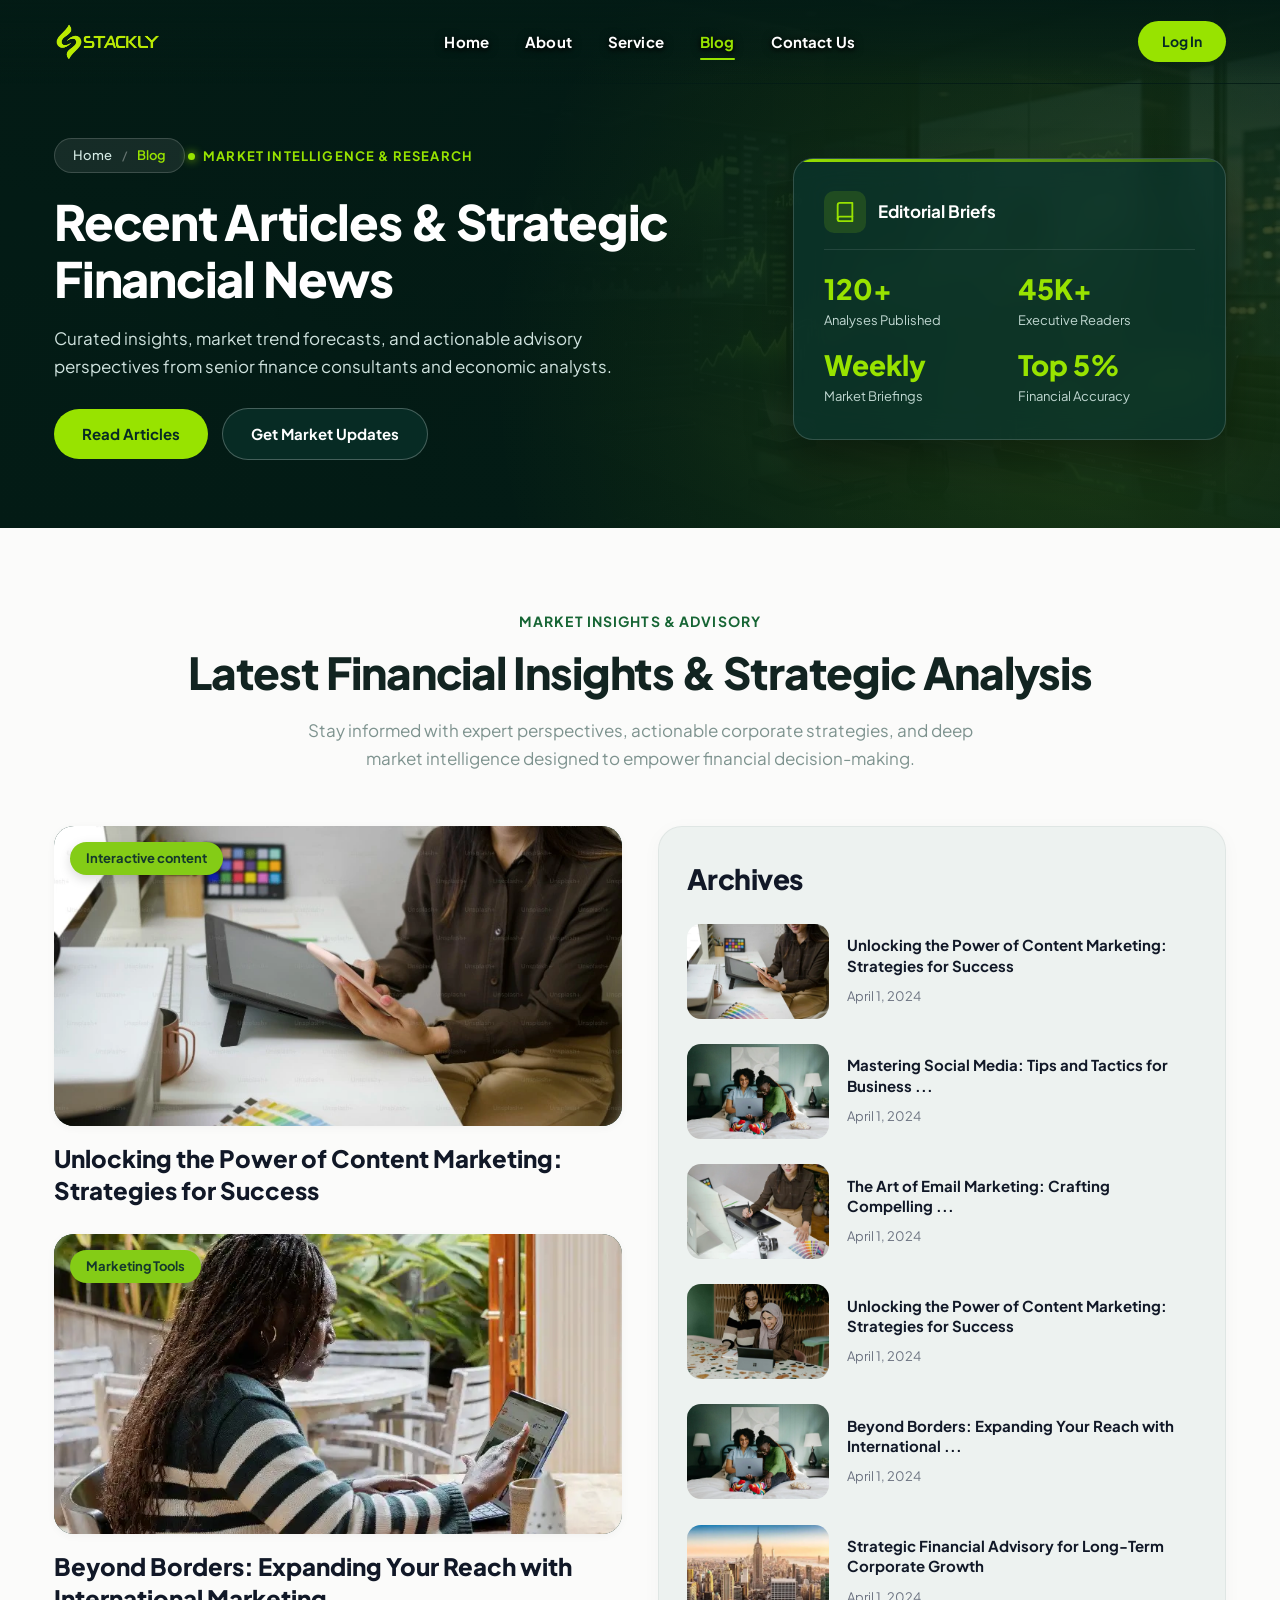
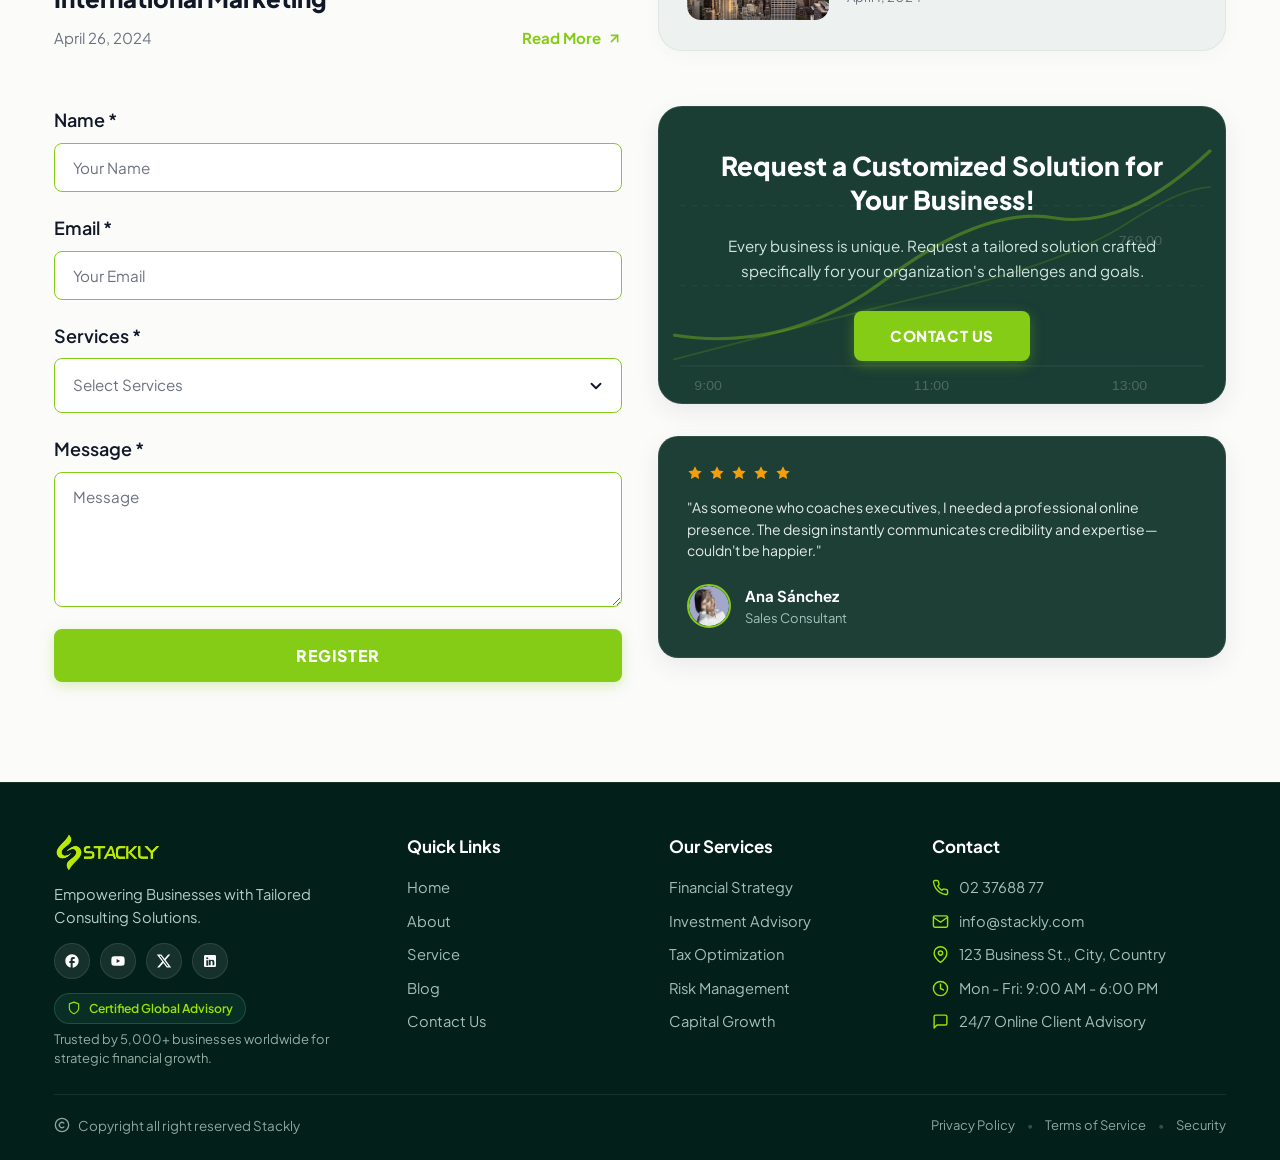
<file: blog.html>
<!DOCTYPE html>
<html lang="en">
<head>
  <meta charset="UTF-8">
  <meta name="viewport" content="width=device-width, initial-scale=1.0">
  <title>Recent Articles & News - Stackly Finance Consulting</title>
  
  
  <link rel="icon" href="assets/top-logo.webp">
  
  
  <link rel="stylesheet" href="style.css">
</head>
<body class="preloader-active">
  <!-- =========================================================================
       PAGE PRELOADER (FINANCE INTELLIGENCE)
       ========================================================================= -->
  <div id="financePreloader" class="finance-preloader" role="status" aria-live="polite" aria-label="Loading Page">
    <div class="preloader-bg-overlay"></div>
    <div class="preloader-content-box">
      
      <div class="preloader-emblem-wrap">
        <div class="emblem-pulse-ring"></div>
        <div class="emblem-rotate-ring"></div>
        <svg class="preloader-emblem-svg" viewBox="0 0 80 80" fill="none" xmlns="http://www.w3.org/2000/svg">
          <circle cx="40" cy="40" r="36" stroke="rgba(152, 227, 0, 0.18)" stroke-width="2" />
          <circle class="preloader-ring-spinner" cx="40" cy="40" r="36" stroke="url(#preloaderGrad)" stroke-width="2.5" stroke-linecap="round" stroke-dasharray="56 170" />
          <rect class="p-bar p-bar-1" x="22" y="44" width="6" height="16" rx="2" fill="#4E635F" />
          <rect class="p-bar p-bar-2" x="31" y="36" width="6" height="24" rx="2" fill="#7E938F" />
          <rect class="p-bar p-bar-3" x="40" y="28" width="6" height="32" rx="2" fill="#98E300" />
          <rect class="p-bar p-bar-4" x="49" y="20" width="6" height="40" rx="2" fill="#00E599" />
          <path class="p-trend-line" d="M22 43 L32 34 L41 27 L51 18" stroke="#FFFFFF" stroke-width="2.5" stroke-linecap="round" stroke-linejoin="round" />
          <circle class="p-trend-glow" cx="51" cy="18" r="3.5" fill="#98E300" />
          <defs>
            <linearGradient id="preloaderGrad" x1="0%" y1="0%" x2="100%" y2="100%">
              <stop offset="0%" stop-color="#98E300" />
              <stop offset="50%" stop-color="#00E599" />
              <stop offset="100%" stop-color="#38BDF8" />
            </linearGradient>
          </defs>
        </svg>
      </div>

      
      <div class="preloader-brand">
        <h2 class="preloader-title">STACKLY<span class="preloader-accent">.</span></h2>
        <span class="preloader-sub">FINANCIAL CONSULTING</span>
      </div>

      
      <div class="preloader-status-bar">
        <span class="preloader-status-text" id="preloaderStatusText">Optimizing Financial Assets...</span>
        <span class="preloader-counter" id="preloaderPercent">0%</span>
      </div>

      
      <div class="preloader-progress-track">
        <div class="preloader-progress-fill" id="preloaderProgressFill"></div>
      </div>
    </div>
  </div>


  <!-- =========================================================================
       1. NAVIGATION BAR
       ========================================================================= -->
  <header class="site-header header-merged">
    <div class="container nav-container">
      
      <a href="index.html" class="brand-logo" aria-label="Stackly Home">
        <img src="assets/logo.webp" alt="Stackly Logo">
      </a>

      
      <nav class="nav-menu" id="navMenu">
        
        <div class="mobile-nav-header">
          <a href="index.html" class="mobile-nav-logo" aria-label="Stackly Home">
            <img src="assets/logo.webp" alt="Stackly Logo">
          </a>
          <button class="mobile-nav-close" id="mobileCloseBtn" aria-label="Close navigation menu">
            <svg viewBox="0 0 24 24" width="26" height="26" stroke="currentColor" stroke-width="2.5" stroke-linecap="round" stroke-linejoin="round" fill="none">
              <line x1="18" y1="6" x2="6" y2="18"></line>
              <line x1="6" y1="6" x2="18" y2="18"></line>
            </svg>
          </button>
        </div>

        
        <div class="mobile-nav-links">
          <a href="index.html" class="nav-link">
            <span class="nav-link-content">
              <span class="nav-icon">
                <svg viewBox="0 0 24 24" fill="none" stroke="currentColor" stroke-width="2" stroke-linecap="round" stroke-linejoin="round">
                  <path d="M3 9l9-7 9 7v11a2 2 0 0 1-2 2H5a2 2 0 0 1-2-2z"></path>
                  <polyline points="9 22 9 12 15 12 15 22"></polyline>
                </svg>
              </span>
              <span class="nav-text">Home</span>
            </span>
          </a>

          <a href="about.html" class="nav-link">
            <span class="nav-link-content">
              <span class="nav-icon">
                <svg viewBox="0 0 24 24" fill="none" stroke="currentColor" stroke-width="2" stroke-linecap="round" stroke-linejoin="round">
                  <path d="M20 21v-2a4 4 0 0 0-4-4H8a4 4 0 0 0-4 4v2"></path>
                  <circle cx="12" cy="7" r="4"></circle>
                </svg>
              </span>
              <span class="nav-text">About</span>
            </span>
          </a>

          <a href="service.html" class="nav-link">
            <span class="nav-link-content">
              <span class="nav-icon">
                <svg viewBox="0 0 24 24" fill="none" stroke="currentColor" stroke-width="2" stroke-linecap="round" stroke-linejoin="round">
                  <rect x="2" y="7" width="20" height="14" rx="2" ry="2"></rect>
                  <path d="M16 21V5a2 2 0 0 0-2-2h-4a2 2 0 0 0-2 2v16"></path>
                </svg>
              </span>
              <span class="nav-text">Service</span>
            </span>
          </a>

          <a href="blog.html" class="nav-link active">
            <span class="nav-link-content">
              <span class="nav-icon">
                <svg viewBox="0 0 24 24" fill="none" stroke="currentColor" stroke-width="2" stroke-linecap="round" stroke-linejoin="round">
                  <path d="M4 19.5A2.5 2.5 0 0 1 6.5 17H20"></path>
                  <path d="M6.5 2H20v20H6.5A2.5 2.5 0 0 1 4 19.5v-15A2.5 2.5 0 0 1 6.5 2z"></path>
                </svg>
              </span>
              <span class="nav-text">Blog</span>
            </span>
          </a>

          <a href="contact.html" class="nav-link">
            <span class="nav-link-content">
              <span class="nav-icon">
                <svg viewBox="0 0 24 24" fill="none" stroke="currentColor" stroke-width="2" stroke-linecap="round" stroke-linejoin="round">
                  <path d="M22 16.92v3a2 2 0 0 1-2.18 2 19.79 19.79 0 0 1-8.63-3.07 19.5 19.5 0 0 1-6-6 19.79 19.79 0 0 1-3.07-8.67A2 2 0 0 1 4.11 2h3a2 2 0 0 1 2 1.72 12.84 12.84 0 0 0 .7 2.81 2 2 0 0 1-.45 2.11L8.09 9.91a16 16 0 0 0 6 6l1.27-1.27a2 2 0 0 1 2.11-.45 12.84 12.84 0 0 0 2.81.7A2 2 0 0 1 22 16.92z"></path>
                </svg>
              </span>
              <span class="nav-text">Contact Us</span>
            </span>
          </a>
        </div>

        
        <div class="mobile-nav-footer">
          <a href="signin.html" class="btn btn-lime btn-mobile-login">
            <span class="nav-link-content">
              <span class="nav-icon">
                <svg viewBox="0 0 24 24" fill="none" stroke="currentColor" stroke-width="2" stroke-linecap="round" stroke-linejoin="round">
                  <path d="M15 3h4a2 2 0 0 1 2 2v14a2 2 0 0 1-2 2h-4"></path>
                  <polyline points="10 17 15 12 10 7"></polyline>
                  <line x1="15" y1="12" x2="3" y2="12"></line>
                </svg>
              </span>
              <span class="nav-text">Log In</span>
            </span>
          </a>
        </div>
      </nav>

      
      <div class="nav-cta">
        <a href="signin.html" class="btn btn-lime btn-nav-login">Log In</a>
        <button class="mobile-toggle" id="mobileToggle" aria-label="Toggle navigation menu">
          <span></span>
          <span></span>
          <span></span>
        </button>
      </div>
    </div>
  </header>

  
  <div class="mobile-overlay" id="mobileOverlay"></div>


  <!-- =========================================================================
       2. BLOG PAGE HERO SECTION (CUSTOM BACKGROUND IMAGE)
       ========================================================================= -->
  <section class="subpage-hero" style="--subpage-hero-bg: url('assets/hero-blog.webp');">
    <div class="subpage-hero-overlay"></div>
    <div class="container subpage-hero-container">
      
      <div class="subpage-hero-content" data-slide="left">
        <nav class="subpage-breadcrumb" aria-label="Breadcrumb">
          <a href="index.html">Home</a>
          <span class="breadcrumb-sep">/</span>
          <span class="breadcrumb-current">Blog</span>
        </nav>
        <span class="subpage-hero-tag">Market Intelligence & Research</span>
        <h1 class="subpage-hero-title">Recent Articles & Strategic Financial News</h1>
        <p class="subpage-hero-desc">Curated insights, market trend forecasts, and actionable advisory perspectives from senior finance consultants and economic analysts.</p>
        <div class="subpage-hero-actions">
          <a href="#featuredArticles" class="btn btn-lime">Read Articles</a>
          <a href="404.html" class="btn btn-dark" style="border: 1px solid rgba(255, 255, 255, 0.25);">Get Market Updates</a>
        </div>
      </div>

      
      <div class="subpage-hero-card" data-slide="right">
        <div class="subpage-hero-card-header">
          <div class="subpage-hero-card-icon">
            <svg viewBox="0 0 24 24" fill="none" stroke="currentColor" stroke-width="2" stroke-linecap="round" stroke-linejoin="round">
              <path d="M4 19.5A2.5 2.5 0 0 1 6.5 17H20"/>
              <path d="M6.5 2H20v20H6.5A2.5 2.5 0 0 1 4 19.5v-15A2.5 2.5 0 0 1 6.5 2z"/>
            </svg>
          </div>
          <h3>Editorial Briefs</h3>
        </div>
        <div class="subpage-hero-stats-grid">
          <div class="subpage-hero-stat-item">
            <span class="subpage-hero-stat-val">120+</span>
            <span class="subpage-hero-stat-label">Analyses Published</span>
          </div>
          <div class="subpage-hero-stat-item">
            <span class="subpage-hero-stat-val">45K+</span>
            <span class="subpage-hero-stat-label">Executive Readers</span>
          </div>
          <div class="subpage-hero-stat-item">
            <span class="subpage-hero-stat-val">Weekly</span>
            <span class="subpage-hero-stat-label">Market Briefings</span>
          </div>
          <div class="subpage-hero-stat-item">
            <span class="subpage-hero-stat-val">Top 5%</span>
            <span class="subpage-hero-stat-label">Financial Accuracy</span>
          </div>
        </div>
      </div>
    </div>
  </section>


  <!-- =========================================================================
       3. MAIN BLOG SECTION (TWO-COLUMN LAYOUT)
       ========================================================================= -->
  <section class="blog-main-section" id="featuredArticles">
    <div class="container">
      
      
      <div class="blog-section-intro text-center" data-reveal>
        <span class="section-tag dark">Market Insights & Advisory</span>
        <h2 class="section-title">Latest Financial Insights & Strategic Analysis</h2>
        <p class="section-subtitle">Stay informed with expert perspectives, actionable corporate strategies, and deep market intelligence designed to empower financial decision-making.</p>
      </div>

      
      <div class="blog-top-row-grid">
        
        
        <div class="blog-main-articles" data-slide="left">
          
          
          <article class="featured-blog-article" data-reveal>
            <div class="featured-blog-thumb">
              <span class="blog-category-badge">Interactive content</span>
              <img src="assets/archive-3.webp" alt="Unlocking the Power of Content Marketing">
            </div>
            <h2 class="featured-blog-title">
              <a href="404.html">Unlocking the Power of Content Marketing: Strategies for Success</a>
            </h2>
          </article>

          
          <article class="featured-blog-article delay-1" data-reveal>
            <div class="featured-blog-thumb">
              <span class="blog-category-badge">Marketing Tools</span>
              <img src="assets/archive-4.webp" alt="Beyond Borders: Expanding Your Reach with International Marketing">
            </div>
            <h2 class="featured-blog-title">
              <a href="404.html">Beyond Borders: Expanding Your Reach with International Marketing</a>
            </h2>
            <div class="featured-blog-meta">
              <span class="blog-date">April 26, 2024</span>
              <a href="404.html" class="blog-read-more">
                <span>Read More</span>
                <svg viewBox="0 0 24 24" fill="none" stroke="currentColor" stroke-width="2.5" stroke-linecap="round" stroke-linejoin="round">
                  <line x1="7" y1="17" x2="17" y2="7"></line>
                  <polyline points="7 7 17 7 17 17"></polyline>
                </svg>
              </a>
            </div>
          </article>

        </div>

        
        <div class="blog-archives-wrap" data-slide="right">
          <div class="archives-widget" data-reveal>
            <h3>Archives</h3>
            <div class="archives-list">
              
              <div class="archive-item">
                <div class="archive-thumb">
                  <img src="assets/archive-3.webp" alt="Unlocking the Power of Content Marketing">
                </div>
                <div class="archive-info">
                  <h4><a href="404.html">Unlocking the Power of Content Marketing: Strategies for Success</a></h4>
                  <span class="archive-date">April 1, 2024</span>
                </div>
              </div>

              
              <div class="archive-item">
                <div class="archive-thumb">
                  <img src="assets/beb70b0f39845eaf4f014f92328d3cf15049d820.webp" alt="Mastering Social Media">
                </div>
                <div class="archive-info">
                  <h4><a href="404.html">Mastering Social Media: Tips and Tactics for Business ...</a></h4>
                  <span class="archive-date">April 1, 2024</span>
                </div>
              </div>

              
              <div class="archive-item">
                <div class="archive-thumb">
                  <img src="assets/archive-1.webp" alt="The Art of Email Marketing">
                </div>
                <div class="archive-info">
                  <h4><a href="404.html">The Art of Email Marketing: Crafting Compelling ...</a></h4>
                  <span class="archive-date">April 1, 2024</span>
                </div>
              </div>

              
              <div class="archive-item">
                <div class="archive-thumb">
                  <img src="assets/archive-2.webp" alt="Unlocking the Power of Content Marketing">
                </div>
                <div class="archive-info">
                  <h4><a href="404.html">Unlocking the Power of Content Marketing: Strategies for Success</a></h4>
                  <span class="archive-date">April 1, 2024</span>
                </div>
              </div>

              
              <div class="archive-item">
                <div class="archive-thumb">
                  <img src="assets/archive-5.webp" alt="Beyond Borders International reach">
                </div>
                <div class="archive-info">
                  <h4><a href="404.html">Beyond Borders: Expanding Your Reach with International ...</a></h4>
                  <span class="archive-date">April 1, 2024</span>
                </div>
              </div>

              
              <div class="archive-item">
                <div class="archive-thumb">
                  <img src="assets/blog-1.webp" alt="Strategic Financial Advisory for Long-Term Corporate Growth">
                </div>
                <div class="archive-info">
                  <h4><a href="404.html">Strategic Financial Advisory for Long-Term Corporate Growth</a></h4>
                  <span class="archive-date">April 1, 2024</span>
                </div>
              </div>
            </div>
          </div>
        </div>

      </div>


      
      <div class="blog-bottom-row-grid">
        
        
        <div class="blog-bottom-left" data-slide="left">
          <div class="blog-register-card" data-reveal>
            <form class="blog-register-form" id="blogInquiryForm" action="404.html">
              <div class="form-group">
                <label for="regName">Name *</label>
                <input type="text" id="regName" name="name" placeholder="Your Name" required>
              </div>

              <div class="form-group">
                <label for="regEmail">Email *</label>
                <input type="email" id="regEmail" name="email" placeholder="Your Email" required>
              </div>

              <div class="form-group">
                <label for="regService">Services *</label>
                <div class="custom-select-wrap" id="regServiceWrap">
                  <select id="regService" name="service" required class="custom-select-native" tabindex="-1" aria-hidden="true">
                    <option value="" disabled selected>Select Services</option>
                    <option value="financial-strategy">Financial Strategy</option>
                    <option value="investment-advisory">Investment Advisory</option>
                    <option value="tax-optimization">Tax Optimization</option>
                    <option value="risk-management">Risk Management</option>
                    <option value="capital-growth">Capital Growth</option>
                  </select>
                  <div class="custom-select-trigger" id="regServiceTrigger" role="combobox" aria-haspopup="listbox" aria-expanded="false" tabindex="0">
                    <span class="custom-select-value is-placeholder">Select Services</span>
                    <span class="select-chevron">
                      <svg viewBox="0 0 24 24" fill="none" stroke="currentColor" stroke-width="2.5" stroke-linecap="round" stroke-linejoin="round">
                        <polyline points="6 9 12 15 18 9"></polyline>
                      </svg>
                    </span>
                  </div>
                  <ul class="custom-select-menu" id="regServiceMenu" role="listbox" aria-labelledby="regServiceTrigger">
                    <li class="custom-select-option is-placeholder selected" data-value="" role="option">Select Services</li>
                    <li class="custom-select-option" data-value="financial-strategy" role="option">Financial Strategy</li>
                    <li class="custom-select-option" data-value="investment-advisory" role="option">Investment Advisory</li>
                    <li class="custom-select-option" data-value="tax-optimization" role="option">Tax Optimization</li>
                    <li class="custom-select-option" data-value="risk-management" role="option">Risk Management</li>
                    <li class="custom-select-option" data-value="capital-growth" role="option">Capital Growth</li>
                  </ul>
                </div>
              </div>

              <div class="form-group">
                <label for="regMessage">Message *</label>
                <textarea id="regMessage" name="message" rows="5" placeholder="Message" required></textarea>
              </div>

              <button type="submit" class="btn btn-register">REGISTER</button>
            </form>
          </div>
        </div>

        
        <div class="blog-bottom-sidebar" data-slide="right">
          
          
          <div class="custom-solution-cta-card delay-1" data-reveal>
            <div class="cta-chart-graphic" aria-hidden="true">
              <svg viewBox="0 0 400 240" fill="none" preserveAspectRatio="none">
                <line x1="15" y1="210" x2="385" y2="210" stroke="rgba(255,255,255,0.08)" stroke-width="1"/>
                <line x1="15" y1="145" x2="385" y2="145" stroke="rgba(255,255,255,0.06)" stroke-dasharray="4 4" stroke-width="1"/>
                <line x1="15" y1="80" x2="385" y2="80" stroke="rgba(255,255,255,0.06)" stroke-dasharray="4 4" stroke-width="1"/>
                <text x="25" y="230" fill="rgba(255,255,255,0.25)" font-size="10" font-family="sans-serif">9:00</text>
                <text x="180" y="230" fill="rgba(255,255,255,0.25)" font-size="10" font-family="sans-serif">11:00</text>
                <text x="320" y="230" fill="rgba(255,255,255,0.25)" font-size="10" font-family="sans-serif">13:00</text>
                <text x="325" y="112" fill="rgba(255,255,255,0.22)" font-size="10" font-family="sans-serif">769.00</text>
                <path d="M 10 185 Q 90 200 160 140 T 280 90 T 390 35" stroke="rgba(142, 214, 18, 0.4)" stroke-width="2.5" fill="none"/>
                <path d="M 10 205 Q 110 175 200 150 T 330 95 T 390 65" stroke="rgba(142, 214, 18, 0.2)" stroke-width="1.5" fill="none"/>
              </svg>
            </div>
            <div class="cta-inner-content">
              <h3>Request a Customized Solution for Your Business!</h3>
              <p>Every business is unique. Request a tailored solution crafted specifically for your organization's challenges and goals.</p>
              <a href="contact.html" class="btn btn-lime cta-contact-btn">CONTACT US</a>
            </div>
          </div>

          
          <div class="sidebar-testimonial-card delay-2" data-reveal>
            <div class="stars" aria-label="5 out of 5 stars">
              <svg viewBox="0 0 24 24"><polygon points="12 2 15.09 8.26 22 9.27 17 14.14 18.18 21.02 12 17.77 5.82 21.02 7 14.14 2 9.27 8.91 8.26 12 2"></polygon></svg>
              <svg viewBox="0 0 24 24"><polygon points="12 2 15.09 8.26 22 9.27 17 14.14 18.18 21.02 12 17.77 5.82 21.02 7 14.14 2 9.27 8.91 8.26 12 2"></polygon></svg>
              <svg viewBox="0 0 24 24"><polygon points="12 2 15.09 8.26 22 9.27 17 14.14 18.18 21.02 12 17.77 5.82 21.02 7 14.14 2 9.27 8.91 8.26 12 2"></polygon></svg>
              <svg viewBox="0 0 24 24"><polygon points="12 2 15.09 8.26 22 9.27 17 14.14 18.18 21.02 12 17.77 5.82 21.02 7 14.14 2 9.27 8.91 8.26 12 2"></polygon></svg>
              <svg viewBox="0 0 24 24"><polygon points="12 2 15.09 8.26 22 9.27 17 14.14 18.18 21.02 12 17.77 5.82 21.02 7 14.14 2 9.27 8.91 8.26 12 2"></polygon></svg>
            </div>
            <blockquote>"As someone who coaches executives, I needed a professional online presence. The design instantly communicates credibility and expertise—couldn't be happier."</blockquote>
            <div class="client-profile">
              <div class="client-avatar">
                <img src="assets/client-1.webp" alt="Ana Sánchez">
              </div>
              <div class="client-info">
                <h4>Ana Sánchez</h4>
                <p>Sales Consultant</p>
              </div>
            </div>
          </div>

        </div>

      </div>

    </div>
  </section>


  <!-- =========================================================================
       5. FOOTER
       ========================================================================= -->
  <footer class="site-footer">
    <div class="container footer-container">
      <div class="footer-grid">
        
        <div class="footer-col footer-brand">
          <a href="index.html" class="brand-logo" aria-label="Stackly Home">
            <img src="assets/logo.webp" alt="Stackly Logo">
          </a>
          <p>Empowering Businesses with Tailored Consulting Solutions.</p>
          <div class="social-links">
            <a href="404.html" class="social-icon" aria-label="Facebook">
              <svg viewBox="0 0 24 24"><path d="M22 12c0-5.52-4.48-10-10-10S2 6.48 2 12c0 4.84 3.44 8.87 8 9.8V15H8v-3h2V9.5C10 7.57 11.57 6 13.5 6H16v3h-2c-.55 0-1 .45-1 1v2h3v3h-3v6.95c5.05-.5 9-4.76 9-9.95z"/></svg>
            </a>
            <a href="404.html" class="social-icon" aria-label="YouTube">
              <svg viewBox="0 0 24 24"><path d="M21.58 7.19a2.5 2.5 0 00-1.76-1.77C18.25 5 12 5 12 5s-6.25 0-7.82.42A2.5 2.5 0 002.42 7.19C2 8.76 2 12 2 12s0 3.24.42 4.81a2.5 2.5 0 001.76 1.77C5.75 19 12 19 12 19s6.25 0 7.82-.42a2.5 2.5 0 001.76-1.77C22 15.24 22 12 22 12s0-3.24-.42-4.81zM10 15V9l5.2 3-5.2 3z"/></svg>
            </a>
            <a href="404.html" class="social-icon" aria-label="X (Twitter)">
              <svg viewBox="0 0 24 24"><path d="M18.244 2.25h3.308l-7.227 8.26 8.502 11.24H16.17l-5.214-6.817L4.99 21.75H1.68l7.73-8.835L1.254 2.25H8.08l4.713 6.231zm-1.161 17.52h1.833L7.084 4.126H5.117z"/></svg>
            </a>
            <a href="404.html" class="social-icon" aria-label="LinkedIn">
              <svg viewBox="0 0 24 24"><path d="M19 3a2 2 0 0 1 2 2v14a2 2 0 0 1-2 2H5a2 2 0 0 1-2-2V5a2 2 0 0 1 2-2h14m-.5 15.5v-5.3a3.26 3.26 0 0 0-3.26-3.26c-.85 0-1.84.52-2.28 1.3v-1.11h-2.79v8.37h2.79v-4.93c0-.77.62-1.4 1.39-1.4a1.4 1.4 0 0 1 1.4 1.4v4.93h2.75M6.46 10.9v8.37H9.2V10.9H6.46M7.83 6.25a1.62 1.62 0 1 0 0 3.24 1.62 1.62 0 0 0 0-3.24z"/></svg>
            </a>
          </div>
          <div class="footer-badge">
            <svg viewBox="0 0 24 24" fill="none" stroke="currentColor" stroke-width="2" stroke-linecap="round" stroke-linejoin="round">
              <path d="M12 22s8-4 8-10V5l-8-3-8 3v7c0 6 8 10 8 10z"/>
            </svg>
            <span>Certified Global Advisory</span>
          </div>
          <p class="footer-sub-note">Trusted by 5,000+ businesses worldwide for strategic financial growth.</p>
        </div>

        
        <div class="footer-col">
          <h4>Quick Links</h4>
          <div class="footer-links">
            <a href="index.html">Home</a>
            <a href="about.html">About</a>
            <a href="service.html">Service</a>
            <a href="blog.html">Blog</a>
            <a href="contact.html">Contact Us</a>
          </div>
        </div>

        
        <div class="footer-col">
          <h4>Our Services</h4>
          <div class="footer-links">
            <a href="404.html">Financial Strategy</a>
            <a href="404.html">Investment Advisory</a>
            <a href="404.html">Tax Optimization</a>
            <a href="404.html">Risk Management</a>
            <a href="404.html">Capital Growth</a>
          </div>
        </div>

        
        <div class="footer-col">
          <h4>Contact</h4>
          <div class="footer-contact-list">
            <div class="footer-contact-item">
              <svg viewBox="0 0 24 24" fill="none" stroke="currentColor" stroke-width="2" stroke-linecap="round" stroke-linejoin="round">
                <path d="M22 16.92v3a2 2 0 0 1-2.18 2 19.79 19.79 0 0 1-8.63-3.07 19.5 19.5 0 0 1-6-6 19.79 19.79 0 0 1-3.07-8.67A2 2 0 0 1 4.11 2h3a2 2 0 0 1 2 1.72 12.84 12.84 0 0 0 .7 2.81 2 2 0 0 1-.45 2.11L8.09 9.91a16 16 0 0 0 6 6l1.27-1.27a2 2 0 0 1 2.11-.45 12.84 12.84 0 0 0 2.81.7A2 2 0 0 1 22 16.92z"></path>
              </svg>
              <span>02 37688 77</span>
            </div>
            <div class="footer-contact-item">
              <svg viewBox="0 0 24 24" fill="none" stroke="currentColor" stroke-width="2" stroke-linecap="round" stroke-linejoin="round">
                <path d="M4 4h16c1.1 0 2 .9 2 2v12c0 1.1-.9 2-2 2H4c-1.1 0-2-.9-2-2V6c0-1.1.9-2 2-2z"></path>
                <polyline points="22,6 12,13 2,6"></polyline>
              </svg>
              <span>info@stackly.com</span>
            </div>
            <div class="footer-contact-item">
              <svg viewBox="0 0 24 24" fill="none" stroke="currentColor" stroke-width="2" stroke-linecap="round" stroke-linejoin="round">
                <path d="M21 10c0 7-9 13-9 13s-9-6-9-13a9 9 0 0 1 18 0z"></path>
                <circle cx="12" cy="10" r="3"></circle>
              </svg>
              <span>123 Business St., City, Country</span>
            </div>
            <div class="footer-contact-item">
              <svg viewBox="0 0 24 24" fill="none" stroke="currentColor" stroke-width="2" stroke-linecap="round" stroke-linejoin="round">
                <circle cx="12" cy="12" r="10"></circle>
                <polyline points="12 6 12 12 16 14"></polyline>
              </svg>
              <span>Mon - Fri: 9:00 AM - 6:00 PM</span>
            </div>
            <div class="footer-contact-item">
              <svg viewBox="0 0 24 24" fill="none" stroke="currentColor" stroke-width="2" stroke-linecap="round" stroke-linejoin="round">
                <path d="M21 15a2 2 0 0 1-2 2H7l-4 4V5a2 2 0 0 1 2-2h14a2 2 0 0 1 2 2z"></path>
              </svg>
              <span>24/7 Online Client Advisory</span>
            </div>
          </div>
        </div>
      </div>

      
      <div class="footer-bottom">
        <div class="footer-bottom-copy">
          <svg viewBox="0 0 24 24" width="16" height="16" fill="none" stroke="currentColor" stroke-width="2" stroke-linecap="round" stroke-linejoin="round">
            <circle cx="12" cy="12" r="10"></circle>
            <path d="M14.83 14.83a4 4 0 1 1 0-5.66"></path>
          </svg>
          <span>Copyright all right reserved Stackly</span>
        </div>
        <div class="footer-bottom-links">
          <a href="404.html">Privacy Policy</a>
          <span>•</span>
          <a href="404.html">Terms of Service</a>
          <span>•</span>
          <a href="404.html">Security</a>
        </div>
      </div>
    </div>
  </footer>

  
  <script src="main.js"></script>
</body>
</html>
</file>
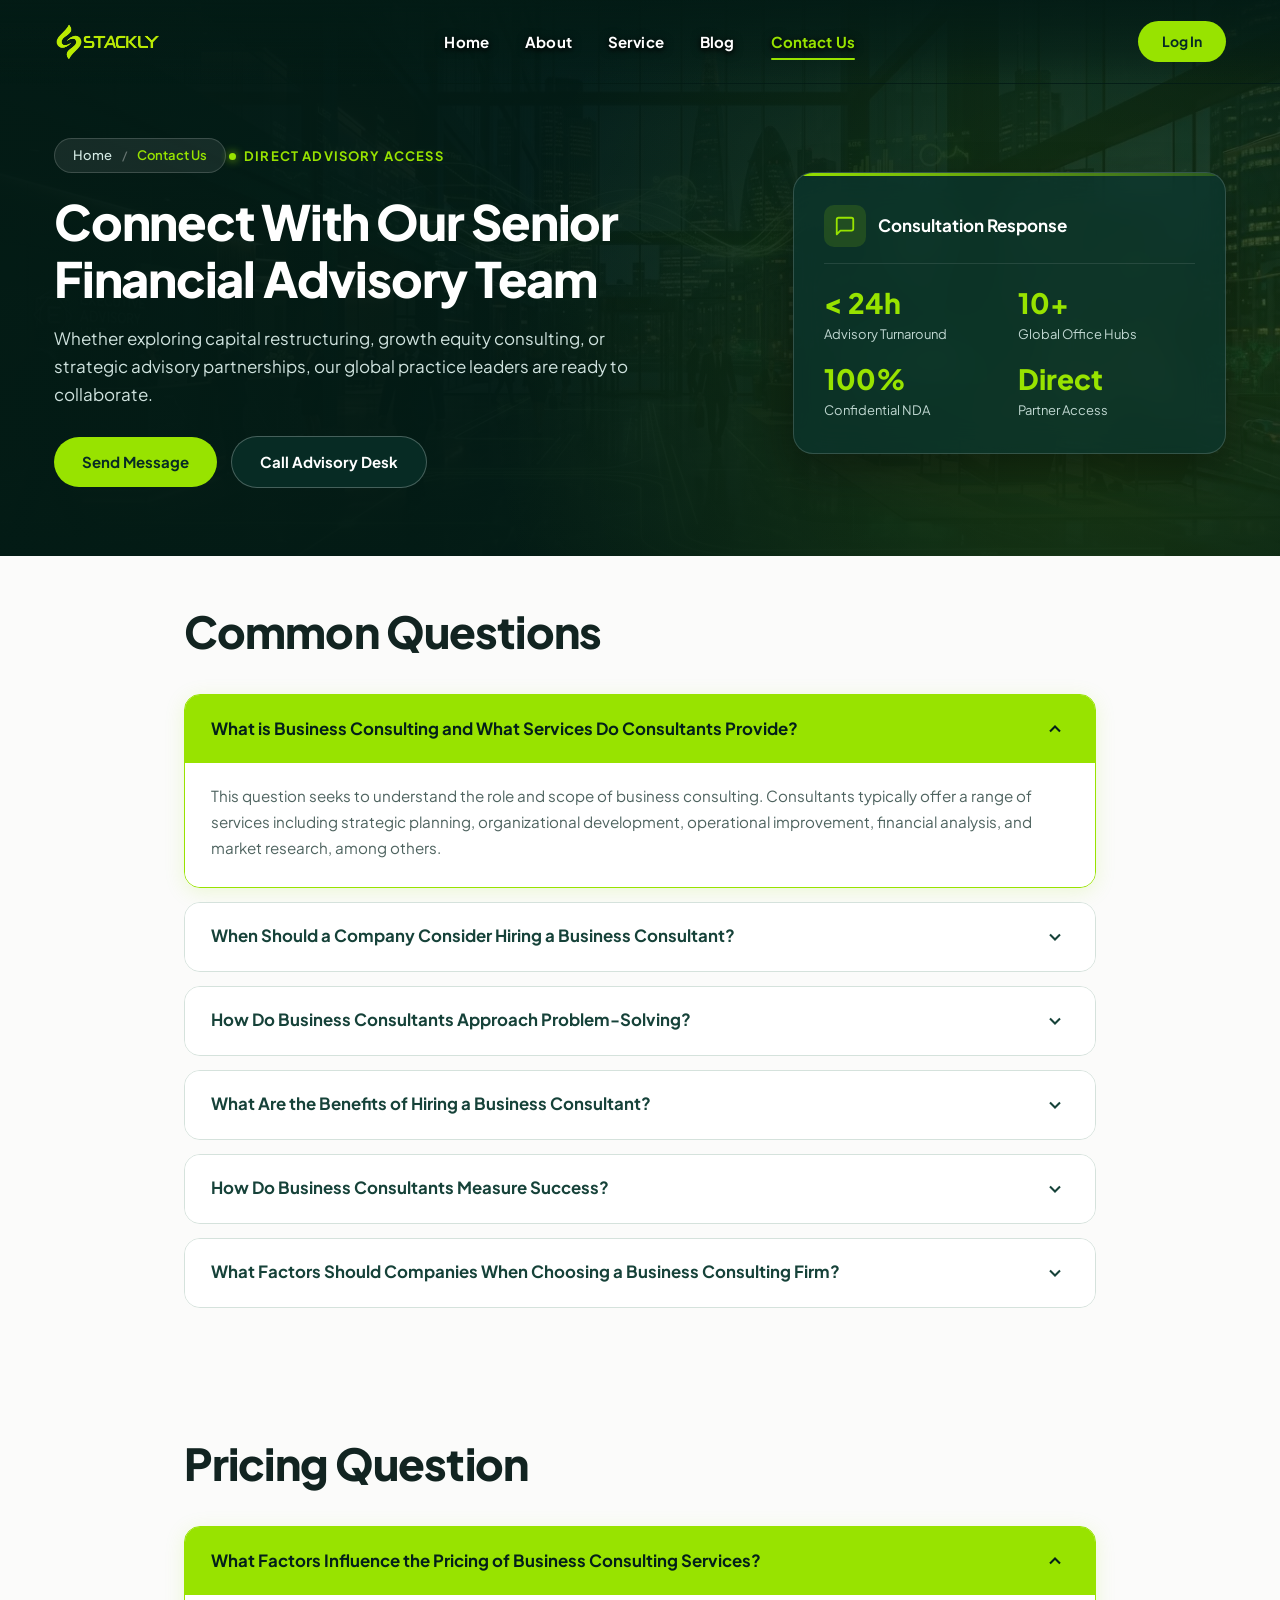
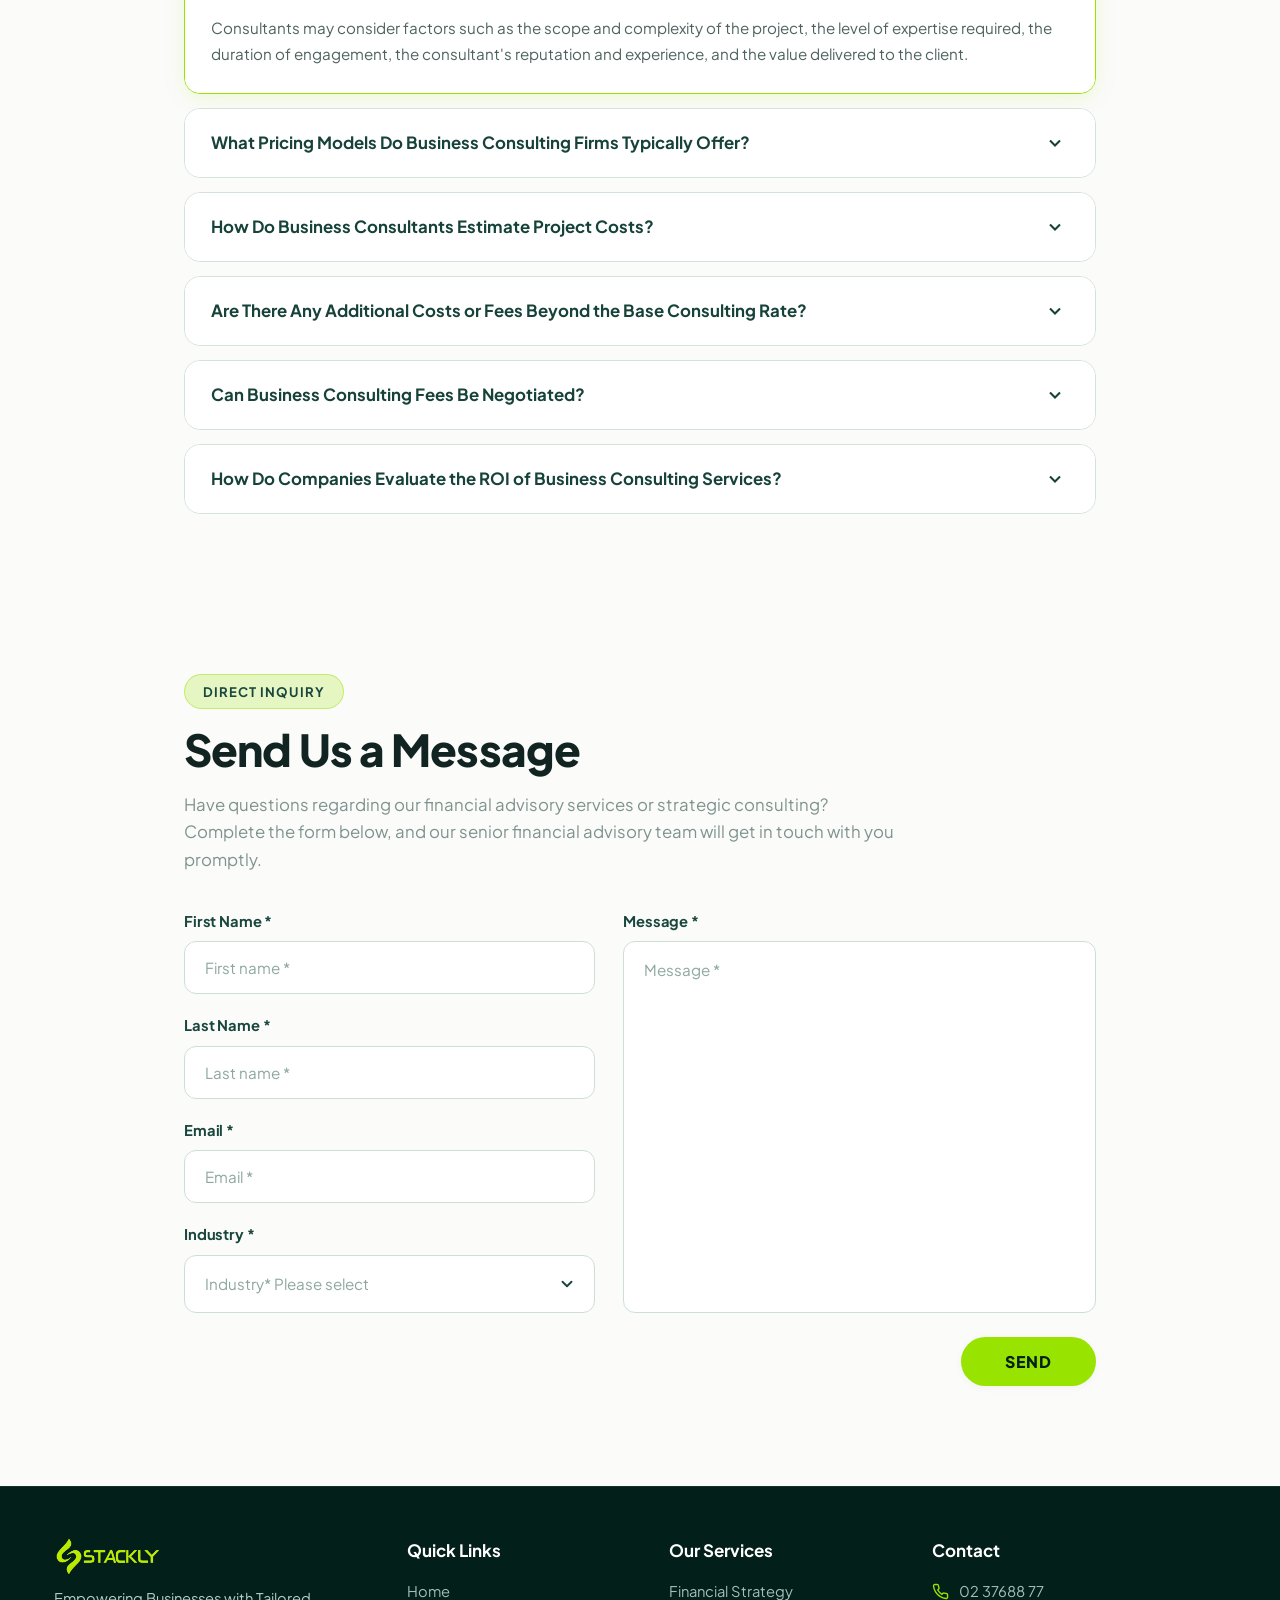
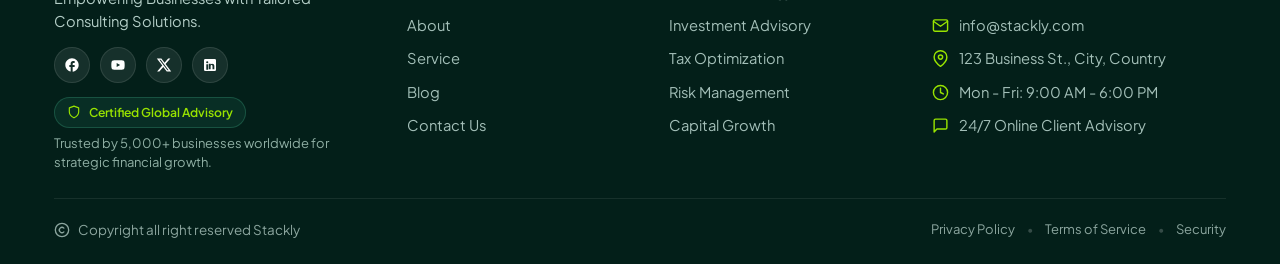
<file: contact.html>
<!DOCTYPE html>
<html lang="en">
<head>
  <meta charset="UTF-8">
  <meta name="viewport" content="width=device-width, initial-scale=1.0">
  <title>Contact Us - Stackly Finance Consulting</title>
  
  
  <link rel="icon" href="assets/top-logo.webp">
  
  
  <link rel="stylesheet" href="style.css">
</head>
<body class="preloader-active">
  <!-- =========================================================================
       PAGE PRELOADER (FINANCE INTELLIGENCE)
       ========================================================================= -->
  <div id="financePreloader" class="finance-preloader" role="status" aria-live="polite" aria-label="Loading Page">
    <div class="preloader-bg-overlay"></div>
    <div class="preloader-content-box">
      
      <div class="preloader-emblem-wrap">
        <div class="emblem-pulse-ring"></div>
        <div class="emblem-rotate-ring"></div>
        <svg class="preloader-emblem-svg" viewBox="0 0 80 80" fill="none" xmlns="http://www.w3.org/2000/svg">
          <circle cx="40" cy="40" r="36" stroke="rgba(152, 227, 0, 0.18)" stroke-width="2" />
          <circle class="preloader-ring-spinner" cx="40" cy="40" r="36" stroke="url(#preloaderGrad)" stroke-width="2.5" stroke-linecap="round" stroke-dasharray="56 170" />
          <rect class="p-bar p-bar-1" x="22" y="44" width="6" height="16" rx="2" fill="#4E635F" />
          <rect class="p-bar p-bar-2" x="31" y="36" width="6" height="24" rx="2" fill="#7E938F" />
          <rect class="p-bar p-bar-3" x="40" y="28" width="6" height="32" rx="2" fill="#98E300" />
          <rect class="p-bar p-bar-4" x="49" y="20" width="6" height="40" rx="2" fill="#00E599" />
          <path class="p-trend-line" d="M22 43 L32 34 L41 27 L51 18" stroke="#FFFFFF" stroke-width="2.5" stroke-linecap="round" stroke-linejoin="round" />
          <circle class="p-trend-glow" cx="51" cy="18" r="3.5" fill="#98E300" />
          <defs>
            <linearGradient id="preloaderGrad" x1="0%" y1="0%" x2="100%" y2="100%">
              <stop offset="0%" stop-color="#98E300" />
              <stop offset="50%" stop-color="#00E599" />
              <stop offset="100%" stop-color="#38BDF8" />
            </linearGradient>
          </defs>
        </svg>
      </div>

      
      <div class="preloader-brand">
        <h2 class="preloader-title">STACKLY<span class="preloader-accent">.</span></h2>
        <span class="preloader-sub">FINANCIAL CONSULTING</span>
      </div>

      
      <div class="preloader-status-bar">
        <span class="preloader-status-text" id="preloaderStatusText">Optimizing Financial Assets...</span>
        <span class="preloader-counter" id="preloaderPercent">0%</span>
      </div>

      
      <div class="preloader-progress-track">
        <div class="preloader-progress-fill" id="preloaderProgressFill"></div>
      </div>
    </div>
  </div>


  <!-- =========================================================================
       1. NAVIGATION BAR
       ========================================================================= -->
  <header class="site-header header-merged">
    <div class="container nav-container">
      
      <a href="index.html" class="brand-logo" aria-label="Stackly Home">
        <img src="assets/logo.webp" alt="Stackly Logo">
      </a>

      
      <nav class="nav-menu" id="navMenu">
        
        <div class="mobile-nav-header">
          <a href="index.html" class="mobile-nav-logo" aria-label="Stackly Home">
            <img src="assets/logo.webp" alt="Stackly Logo">
          </a>
          <button class="mobile-nav-close" id="mobileCloseBtn" aria-label="Close navigation menu">
            <svg viewBox="0 0 24 24" width="26" height="26" stroke="currentColor" stroke-width="2.5" stroke-linecap="round" stroke-linejoin="round" fill="none">
              <line x1="18" y1="6" x2="6" y2="18"></line>
              <line x1="6" y1="6" x2="18" y2="18"></line>
            </svg>
          </button>
        </div>

        
        <div class="mobile-nav-links">
          <a href="index.html" class="nav-link">
            <span class="nav-link-content">
              <span class="nav-icon">
                <svg viewBox="0 0 24 24" fill="none" stroke="currentColor" stroke-width="2" stroke-linecap="round" stroke-linejoin="round">
                  <path d="M3 9l9-7 9 7v11a2 2 0 0 1-2 2H5a2 2 0 0 1-2-2z"></path>
                  <polyline points="9 22 9 12 15 12 15 22"></polyline>
                </svg>
              </span>
              <span class="nav-text">Home</span>
            </span>
          </a>

          <a href="about.html" class="nav-link">
            <span class="nav-link-content">
              <span class="nav-icon">
                <svg viewBox="0 0 24 24" fill="none" stroke="currentColor" stroke-width="2" stroke-linecap="round" stroke-linejoin="round">
                  <path d="M20 21v-2a4 4 0 0 0-4-4H8a4 4 0 0 0-4 4v2"></path>
                  <circle cx="12" cy="7" r="4"></circle>
                </svg>
              </span>
              <span class="nav-text">About</span>
            </span>
          </a>

          <a href="service.html" class="nav-link">
            <span class="nav-link-content">
              <span class="nav-icon">
                <svg viewBox="0 0 24 24" fill="none" stroke="currentColor" stroke-width="2" stroke-linecap="round" stroke-linejoin="round">
                  <rect x="2" y="7" width="20" height="14" rx="2" ry="2"></rect>
                  <path d="M16 21V5a2 2 0 0 0-2-2h-4a2 2 0 0 0-2 2v16"></path>
                </svg>
              </span>
              <span class="nav-text">Service</span>
            </span>
          </a>

          <a href="blog.html" class="nav-link">
            <span class="nav-link-content">
              <span class="nav-icon">
                <svg viewBox="0 0 24 24" fill="none" stroke="currentColor" stroke-width="2" stroke-linecap="round" stroke-linejoin="round">
                  <path d="M4 19.5A2.5 2.5 0 0 1 6.5 17H20"></path>
                  <path d="M6.5 2H20v20H6.5A2.5 2.5 0 0 1 4 19.5v-15A2.5 2.5 0 0 1 6.5 2z"></path>
                </svg>
              </span>
              <span class="nav-text">Blog</span>
            </span>
          </a>

          <a href="contact.html" class="nav-link active">
            <span class="nav-link-content">
              <span class="nav-icon">
                <svg viewBox="0 0 24 24" fill="none" stroke="currentColor" stroke-width="2" stroke-linecap="round" stroke-linejoin="round">
                  <path d="M22 16.92v3a2 2 0 0 1-2.18 2 19.79 19.79 0 0 1-8.63-3.07 19.5 19.5 0 0 1-6-6 19.79 19.79 0 0 1-3.07-8.67A2 2 0 0 1 4.11 2h3a2 2 0 0 1 2 1.72 12.84 12.84 0 0 0 .7 2.81 2 2 0 0 1-.45 2.11L8.09 9.91a16 16 0 0 0 6 6l1.27-1.27a2 2 0 0 1 2.11-.45 12.84 12.84 0 0 0 2.81.7A2 2 0 0 1 22 16.92z"></path>
                </svg>
              </span>
              <span class="nav-text">Contact Us</span>
            </span>
          </a>
        </div>

        
        <div class="mobile-nav-footer">
          <a href="signin.html" class="btn btn-lime btn-mobile-login">
            <span class="nav-link-content">
              <span class="nav-icon">
                <svg viewBox="0 0 24 24" fill="none" stroke="currentColor" stroke-width="2" stroke-linecap="round" stroke-linejoin="round">
                  <path d="M15 3h4a2 2 0 0 1 2 2v14a2 2 0 0 1-2 2h-4"></path>
                  <polyline points="10 17 15 12 10 7"></polyline>
                  <line x1="15" y1="12" x2="3" y2="12"></line>
                </svg>
              </span>
              <span class="nav-text">Log In</span>
            </span>
          </a>
        </div>
      </nav>

      
      <div class="nav-cta">
        <a href="signin.html" class="btn btn-lime btn-nav-login">Log In</a>
        <button class="mobile-toggle" id="mobileToggle" aria-label="Toggle navigation menu">
          <span></span>
          <span></span>
          <span></span>
        </button>
      </div>
    </div>
  </header>

  
  <div class="mobile-overlay" id="mobileOverlay"></div>


  <!-- =========================================================================
       2. CONTACT PAGE HERO SECTION (CUSTOM BACKGROUND IMAGE)
       ========================================================================= -->
  <section class="subpage-hero" style="--subpage-hero-bg: url('assets/hero-contact.webp');">
    <div class="subpage-hero-overlay"></div>
    <div class="container subpage-hero-container">
      
      <div class="subpage-hero-content" data-slide="left">
        <nav class="subpage-breadcrumb" aria-label="Breadcrumb">
          <a href="index.html">Home</a>
          <span class="breadcrumb-sep">/</span>
          <span class="breadcrumb-current">Contact Us</span>
        </nav>
        <span class="subpage-hero-tag">Direct Advisory Access</span>
        <h1 class="subpage-hero-title">Connect With Our Senior Financial Advisory Team</h1>
        <p class="subpage-hero-desc">Whether exploring capital restructuring, growth equity consulting, or strategic advisory partnerships, our global practice leaders are ready to collaborate.</p>
        <div class="subpage-hero-actions">
          <a href="#contactForm" class="btn btn-lime">Send Message</a>
          <a href="404.html" class="btn btn-dark" style="border: 1px solid rgba(255, 255, 255, 0.25);">Call Advisory Desk</a>
        </div>
      </div>

      
      <div class="subpage-hero-card" data-slide="right">
        <div class="subpage-hero-card-header">
          <div class="subpage-hero-card-icon">
            <svg viewBox="0 0 24 24" fill="none" stroke="currentColor" stroke-width="2" stroke-linecap="round" stroke-linejoin="round">
              <path d="M21 15a2 2 0 0 1-2 2H7l-4 4V5a2 2 0 0 1 2-2h14a2 2 0 0 1 2 2z"/>
            </svg>
          </div>
          <h3>Consultation Response</h3>
        </div>
        <div class="subpage-hero-stats-grid">
          <div class="subpage-hero-stat-item">
            <span class="subpage-hero-stat-val">&lt; 24h</span>
            <span class="subpage-hero-stat-label">Advisory Turnaround</span>
          </div>
          <div class="subpage-hero-stat-item">
            <span class="subpage-hero-stat-val">10+</span>
            <span class="subpage-hero-stat-label">Global Office Hubs</span>
          </div>
          <div class="subpage-hero-stat-item">
            <span class="subpage-hero-stat-val">100%</span>
            <span class="subpage-hero-stat-label">Confidential NDA</span>
          </div>
          <div class="subpage-hero-stat-item">
            <span class="subpage-hero-stat-val">Direct</span>
            <span class="subpage-hero-stat-label">Partner Access</span>
          </div>
        </div>
      </div>
    </div>
  </section>


  <!-- =========================================================================
       3. COMMON QUESTION FAQ SECTION
       ========================================================================= -->
  <section class="section faq-section contact-page-hero">
    <div class="container faq-container">
      <h2 class="faq-heading" data-reveal>Common Questions</h2>

      <div class="faq-accordion-group" data-reveal>
        
        <div class="faq-item active">
          <div class="faq-header">
            <h3>What is Business Consulting and What Services Do Consultants Provide?</h3>
            <span class="faq-icon">
              <svg viewBox="0 0 24 24" fill="none" stroke="currentColor"><polyline points="6 9 12 15 18 9"></polyline></svg>
            </span>
          </div>
          <div class="faq-body">
            <p>This question seeks to understand the role and scope of business consulting. Consultants typically offer a range of services including strategic planning, organizational development, operational improvement, financial analysis, and market research, among others.</p>
          </div>
        </div>

        
        <div class="faq-item">
          <div class="faq-header">
            <h3>When Should a Company Consider Hiring a Business Consultant?</h3>
            <span class="faq-icon">
              <svg viewBox="0 0 24 24" fill="none" stroke="currentColor"><polyline points="6 9 12 15 18 9"></polyline></svg>
            </span>
          </div>
          <div class="faq-body">
            <p>Companies typically hire a business consultant when they face challenges they cannot resolve internally, need specialized expertise for strategic growth, are undergoing major transitions like mergers or digital transformation, or want an unbiased assessment of their operational efficiency.</p>
          </div>
        </div>

        
        <div class="faq-item">
          <div class="faq-header">
            <h3>How Do Business Consultants Approach Problem-Solving?</h3>
            <span class="faq-icon">
              <svg viewBox="0 0 24 24" fill="none" stroke="currentColor"><polyline points="6 9 12 15 18 9"></polyline></svg>
            </span>
          </div>
          <div class="faq-body">
            <p>Business consultants use structured analytical frameworks. They begin by conducting comprehensive diagnostic audits, gathering quantitative and qualitative data, identifying root bottlenecks, and collaborating with leadership to develop and implement tailored, actionable solutions.</p>
          </div>
        </div>

        
        <div class="faq-item">
          <div class="faq-header">
            <h3>What Are the Benefits of Hiring a Business Consultant?</h3>
            <span class="faq-icon">
              <svg viewBox="0 0 24 24" fill="none" stroke="currentColor"><polyline points="6 9 12 15 18 9"></polyline></svg>
            </span>
          </div>
          <div class="faq-body">
            <p>Key benefits include gaining external objective perspective, specialized industry expertise, accelerated project execution, enhanced operational productivity, risk mitigation, and significant cost optimizations with measurable ROI.</p>
          </div>
        </div>

        
        <div class="faq-item">
          <div class="faq-header">
            <h3>How Do Business Consultants Measure Success?</h3>
            <span class="faq-icon">
              <svg viewBox="0 0 24 24" fill="none" stroke="currentColor"><polyline points="6 9 12 15 18 9"></polyline></svg>
            </span>
          </div>
          <div class="faq-body">
            <p>Success is measured through predefined Key Performance Indicators (KPIs) agreed upon prior to engagement. These include revenue growth, cost reduction, workflow efficiency gains, market share expansion, and customer retention metrics.</p>
          </div>
        </div>

        
        <div class="faq-item">
          <div class="faq-header">
            <h3>What Factors Should Companies When Choosing a Business Consulting Firm?</h3>
            <span class="faq-icon">
              <svg viewBox="0 0 24 24" fill="none" stroke="currentColor"><polyline points="6 9 12 15 18 9"></polyline></svg>
            </span>
          </div>
          <div class="faq-body">
            <p>Essential factors include proven domain expertise, client case studies and testimonials, cultural alignment, communication transparency, transparent fee structures, and the consultancy's track record of delivering sustainable long-term value.</p>
          </div>
        </div>
      </div>
    </div>
  </section>


  <!-- =========================================================================
       3. PRICING QUESTION FAQ SECTION
       ========================================================================= -->
  <section class="section faq-section" style="padding-top: 0;">
    <div class="container faq-container">
      <h2 class="faq-heading" data-reveal>Pricing Question</h2>

      <div class="faq-accordion-group" data-reveal>
        
        <div class="faq-item active">
          <div class="faq-header">
            <h3>What Factors Influence the Pricing of Business Consulting Services?</h3>
            <span class="faq-icon">
              <svg viewBox="0 0 24 24" fill="none" stroke="currentColor"><polyline points="6 9 12 15 18 9"></polyline></svg>
            </span>
          </div>
          <div class="faq-body">
            <p>Consultants may consider factors such as the scope and complexity of the project, the level of expertise required, the duration of engagement, the consultant's reputation and experience, and the value delivered to the client.</p>
          </div>
        </div>

        
        <div class="faq-item">
          <div class="faq-header">
            <h3>What Pricing Models Do Business Consulting Firms Typically Offer?</h3>
            <span class="faq-icon">
              <svg viewBox="0 0 24 24" fill="none" stroke="currentColor"><polyline points="6 9 12 15 18 9"></polyline></svg>
            </span>
          </div>
          <div class="faq-body">
            <p>Common pricing structures include hourly or daily rates, monthly retainers for ongoing strategic advisory, fixed project-based fees for scoped deliverables, and value- or performance-based pricing tied to achieved milestones.</p>
          </div>
        </div>

        
        <div class="faq-item">
          <div class="faq-header">
            <h3>How Do Business Consultants Estimate Project Costs?</h3>
            <span class="faq-icon">
              <svg viewBox="0 0 24 24" fill="none" stroke="currentColor"><polyline points="6 9 12 15 18 9"></polyline></svg>
            </span>
          </div>
          <div class="faq-body">
            <p>Costs are estimated after an initial discovery session by analyzing organizational requirements, estimating required specialist hours, evaluating required research and deliverables, and factoring in potential project contingencies.</p>
          </div>
        </div>

        
        <div class="faq-item">
          <div class="faq-header">
            <h3>Are There Any Additional Costs or Fees Beyond the Base Consulting Rate?</h3>
            <span class="faq-icon">
              <svg viewBox="0 0 24 24" fill="none" stroke="currentColor"><polyline points="6 9 12 15 18 9"></polyline></svg>
            </span>
          </div>
          <div class="faq-body">
            <p>Depending on engagement scope, ancillary expenses may include specialized third-party data subscriptions, on-site travel and lodging, and specialized implementation software. All potential out-of-pocket expenses are itemized transparently in upfront proposals.</p>
          </div>
        </div>

        
        <div class="faq-item">
          <div class="faq-header">
            <h3>Can Business Consulting Fees Be Negotiated?</h3>
            <span class="faq-icon">
              <svg viewBox="0 0 24 24" fill="none" stroke="currentColor"><polyline points="6 9 12 15 18 9"></polyline></svg>
            </span>
          </div>
          <div class="faq-body">
            <p>Yes, consulting fees can often be tailored. Organizations can adjust project scope, phase deliverables across quarterly milestones, or choose customized advisory packages that align with their budgetary parameters.</p>
          </div>
        </div>

        
        <div class="faq-item">
          <div class="faq-header">
            <h3>How Do Companies Evaluate the ROI of Business Consulting Services?</h3>
            <span class="faq-icon">
              <svg viewBox="0 0 24 24" fill="none" stroke="currentColor"><polyline points="6 9 12 15 18 9"></polyline></svg>
            </span>
          </div>
          <div class="faq-body">
            <p>ROI is calculated by comparing total consulting investment against financial gains achieved through increased revenue, operational cost reductions, tax efficiencies, and long-term enterprise valuation growth.</p>
          </div>
        </div>
      </div>
    </div>
  </section>


  <!-- =========================================================================
       4. CONTACT FORM SECTION
       ========================================================================= -->
  <section class="section contact-form-section" id="contactFormSection">
    <div class="container contact-form-container" data-reveal>
      
      <div class="contact-form-header">
        <span class="contact-section-tag">Direct Inquiry</span>
        <h2 class="contact-form-title">Send Us a Message</h2>
        <p class="contact-form-desc">Have questions regarding our financial advisory services or strategic consulting? Complete the form below, and our senior financial advisory team will get in touch with you promptly.</p>
      </div>

      <form id="contactForm" class="contact-form-inner">
        <div class="contact-form-grid">
          
          <div class="form-left-col">
            <div class="form-group">
              <label for="firstName" class="form-label">First Name *</label>
              <input type="text" id="firstName" name="firstName" class="form-input" placeholder="First name *" required>
            </div>
            <div class="form-group">
              <label for="lastName" class="form-label">Last Name *</label>
              <input type="text" id="lastName" name="lastName" class="form-input" placeholder="Last name *" required>
            </div>
            <div class="form-group">
              <label for="email" class="form-label">Email *</label>
              <input type="email" id="email" name="email" class="form-input" placeholder="Email *" required>
            </div>
            <div class="form-group">
              <label for="industry" class="form-label">Industry *</label>
              <div class="custom-select-wrap contact-select-wrap" id="industryWrap">
                <select id="industry" name="industry" required class="custom-select-native" tabindex="-1" aria-hidden="true">
                  <option value="" disabled selected>Industry* Please select</option>
                  <option value="financial">Financial Services & Banking</option>
                  <option value="technology">Technology & SaaS</option>
                  <option value="manufacturing">Manufacturing & Supply Chain</option>
                  <option value="healthcare">Healthcare & Biotech</option>
                  <option value="realestate">Real Estate & Construction</option>
                  <option value="retail">Retail & E-commerce</option>
                  <option value="other">Other Commercial Enterprise</option>
                </select>
                <div class="custom-select-trigger contact-select-trigger" id="industryTrigger" role="combobox" aria-haspopup="listbox" aria-expanded="false" tabindex="0">
                  <span class="custom-select-value is-placeholder">Industry* Please select</span>
                  <span class="select-chevron">
                    <svg viewBox="0 0 24 24" fill="none" stroke="currentColor" stroke-width="2.5" stroke-linecap="round" stroke-linejoin="round">
                      <polyline points="6 9 12 15 18 9"></polyline>
                    </svg>
                  </span>
                </div>
                <ul class="custom-select-menu contact-select-menu" id="industryMenu" role="listbox" aria-labelledby="industryTrigger">
                  <li class="custom-select-option is-placeholder selected" data-value="" role="option">Industry* Please select</li>
                  <li class="custom-select-option" data-value="financial" role="option">Financial Services & Banking</li>
                  <li class="custom-select-option" data-value="technology" role="option">Technology & SaaS</li>
                  <li class="custom-select-option" data-value="manufacturing" role="option">Manufacturing & Supply Chain</li>
                  <li class="custom-select-option" data-value="healthcare" role="option">Healthcare & Biotech</li>
                  <li class="custom-select-option" data-value="realestate" role="option">Real Estate & Construction</li>
                  <li class="custom-select-option" data-value="retail" role="option">Retail & E-commerce</li>
                  <li class="custom-select-option" data-value="other" role="option">Other Commercial Enterprise</li>
                </ul>
              </div>
            </div>
          </div>

          
          <div class="form-right-col">
            <div class="form-group" style="height: 100%;">
              <label for="message" class="form-label">Message *</label>
              <textarea id="message" name="message" class="form-textarea" placeholder="Message *" required></textarea>
            </div>
          </div>
        </div>

        
        <div class="form-submit-row">
          <button type="submit" class="btn btn-send">SEND</button>
        </div>
      </form>
    </div>
  </section>


  <!-- =========================================================================
       5. FOOTER
       ========================================================================= -->
  <footer class="site-footer">
    <div class="container footer-container">
      <div class="footer-grid">
        
        <div class="footer-col footer-brand">
          <a href="index.html" class="brand-logo" aria-label="Stackly Home">
            <img src="assets/logo.webp" alt="Stackly Logo">
          </a>
          <p>Empowering Businesses with Tailored Consulting Solutions.</p>
          <div class="social-links">
            <a href="404.html" class="social-icon" aria-label="Facebook">
              <svg viewBox="0 0 24 24"><path d="M22 12c0-5.52-4.48-10-10-10S2 6.48 2 12c0 4.84 3.44 8.87 8 9.8V15H8v-3h2V9.5C10 7.57 11.57 6 13.5 6H16v3h-2c-.55 0-1 .45-1 1v2h3v3h-3v6.95c5.05-.5 9-4.76 9-9.95z"/></svg>
            </a>
            <a href="404.html" class="social-icon" aria-label="YouTube">
              <svg viewBox="0 0 24 24"><path d="M21.58 7.19a2.5 2.5 0 00-1.76-1.77C18.25 5 12 5 12 5s-6.25 0-7.82.42A2.5 2.5 0 002.42 7.19C2 8.76 2 12 2 12s0 3.24.42 4.81a2.5 2.5 0 001.76 1.77C5.75 19 12 19 12 19s6.25 0 7.82-.42a2.5 2.5 0 001.76-1.77C22 15.24 22 12 22 12s0-3.24-.42-4.81zM10 15V9l5.2 3-5.2 3z"/></svg>
            </a>
            <a href="404.html" class="social-icon" aria-label="X (Twitter)">
              <svg viewBox="0 0 24 24"><path d="M18.244 2.25h3.308l-7.227 8.26 8.502 11.24H16.17l-5.214-6.817L4.99 21.75H1.68l7.73-8.835L1.254 2.25H8.08l4.713 6.231zm-1.161 17.52h1.833L7.084 4.126H5.117z"/></svg>
            </a>
            <a href="404.html" class="social-icon" aria-label="LinkedIn">
              <svg viewBox="0 0 24 24"><path d="M19 3a2 2 0 0 1 2 2v14a2 2 0 0 1-2 2H5a2 2 0 0 1-2-2V5a2 2 0 0 1 2-2h14m-.5 15.5v-5.3a3.26 3.26 0 0 0-3.26-3.26c-.85 0-1.84.52-2.28 1.3v-1.11h-2.79v8.37h2.79v-4.93c0-.77.62-1.4 1.39-1.4a1.4 1.4 0 0 1 1.4 1.4v4.93h2.75M6.46 10.9v8.37H9.2V10.9H6.46M7.83 6.25a1.62 1.62 0 1 0 0 3.24 1.62 1.62 0 0 0 0-3.24z"/></svg>
            </a>
          </div>
          <div class="footer-badge">
            <svg viewBox="0 0 24 24" fill="none" stroke="currentColor" stroke-width="2" stroke-linecap="round" stroke-linejoin="round">
              <path d="M12 22s8-4 8-10V5l-8-3-8 3v7c0 6 8 10 8 10z"/>
            </svg>
            <span>Certified Global Advisory</span>
          </div>
          <p class="footer-sub-note">Trusted by 5,000+ businesses worldwide for strategic financial growth.</p>
        </div>

        
        <div class="footer-col">
          <h4>Quick Links</h4>
          <div class="footer-links">
            <a href="index.html">Home</a>
            <a href="about.html">About</a>
            <a href="service.html">Service</a>
            <a href="blog.html">Blog</a>
            <a href="contact.html">Contact Us</a>
          </div>
        </div>

        
        <div class="footer-col">
          <h4>Our Services</h4>
          <div class="footer-links">
            <a href="404.html">Financial Strategy</a>
            <a href="404.html">Investment Advisory</a>
            <a href="404.html">Tax Optimization</a>
            <a href="404.html">Risk Management</a>
            <a href="404.html">Capital Growth</a>
          </div>
        </div>

        
        <div class="footer-col">
          <h4>Contact</h4>
          <div class="footer-contact-list">
            <div class="footer-contact-item">
              <svg viewBox="0 0 24 24" fill="none" stroke="currentColor" stroke-width="2" stroke-linecap="round" stroke-linejoin="round">
                <path d="M22 16.92v3a2 2 0 0 1-2.18 2 19.79 19.79 0 0 1-8.63-3.07 19.5 19.5 0 0 1-6-6 19.79 19.79 0 0 1-3.07-8.67A2 2 0 0 1 4.11 2h3a2 2 0 0 1 2 1.72 12.84 12.84 0 0 0 .7 2.81 2 2 0 0 1-.45 2.11L8.09 9.91a16 16 0 0 0 6 6l1.27-1.27a2 2 0 0 1 2.11-.45 12.84 12.84 0 0 0 2.81.7A2 2 0 0 1 22 16.92z"></path>
              </svg>
              <span>02 37688 77</span>
            </div>
            <div class="footer-contact-item">
              <svg viewBox="0 0 24 24" fill="none" stroke="currentColor" stroke-width="2" stroke-linecap="round" stroke-linejoin="round">
                <path d="M4 4h16c1.1 0 2 .9 2 2v12c0 1.1-.9 2-2 2H4c-1.1 0-2-.9-2-2V6c0-1.1.9-2 2-2z"></path>
                <polyline points="22,6 12,13 2,6"></polyline>
              </svg>
              <span>info@stackly.com</span>
            </div>
            <div class="footer-contact-item">
              <svg viewBox="0 0 24 24" fill="none" stroke="currentColor" stroke-width="2" stroke-linecap="round" stroke-linejoin="round">
                <path d="M21 10c0 7-9 13-9 13s-9-6-9-13a9 9 0 0 1 18 0z"></path>
                <circle cx="12" cy="10" r="3"></circle>
              </svg>
              <span>123 Business St., City, Country</span>
            </div>
            <div class="footer-contact-item">
              <svg viewBox="0 0 24 24" fill="none" stroke="currentColor" stroke-width="2" stroke-linecap="round" stroke-linejoin="round">
                <circle cx="12" cy="12" r="10"></circle>
                <polyline points="12 6 12 12 16 14"></polyline>
              </svg>
              <span>Mon - Fri: 9:00 AM - 6:00 PM</span>
            </div>
            <div class="footer-contact-item">
              <svg viewBox="0 0 24 24" fill="none" stroke="currentColor" stroke-width="2" stroke-linecap="round" stroke-linejoin="round">
                <path d="M21 15a2 2 0 0 1-2 2H7l-4 4V5a2 2 0 0 1 2-2h14a2 2 0 0 1 2 2z"></path>
              </svg>
              <span>24/7 Online Client Advisory</span>
            </div>
          </div>
        </div>
      </div>

      
      <div class="footer-bottom">
        <div class="footer-bottom-copy">
          <svg viewBox="0 0 24 24" width="16" height="16" fill="none" stroke="currentColor" stroke-width="2" stroke-linecap="round" stroke-linejoin="round">
            <circle cx="12" cy="12" r="10"></circle>
            <path d="M14.83 14.83a4 4 0 1 1 0-5.66"></path>
          </svg>
          <span>Copyright all right reserved Stackly</span>
        </div>
        <div class="footer-bottom-links">
          <a href="404.html">Privacy Policy</a>
          <span>•</span>
          <a href="404.html">Terms of Service</a>
          <span>•</span>
          <a href="404.html">Security</a>
        </div>
      </div>
    </div>
  </footer>

  
  <script src="main.js"></script>
</body>
</html>
</file>
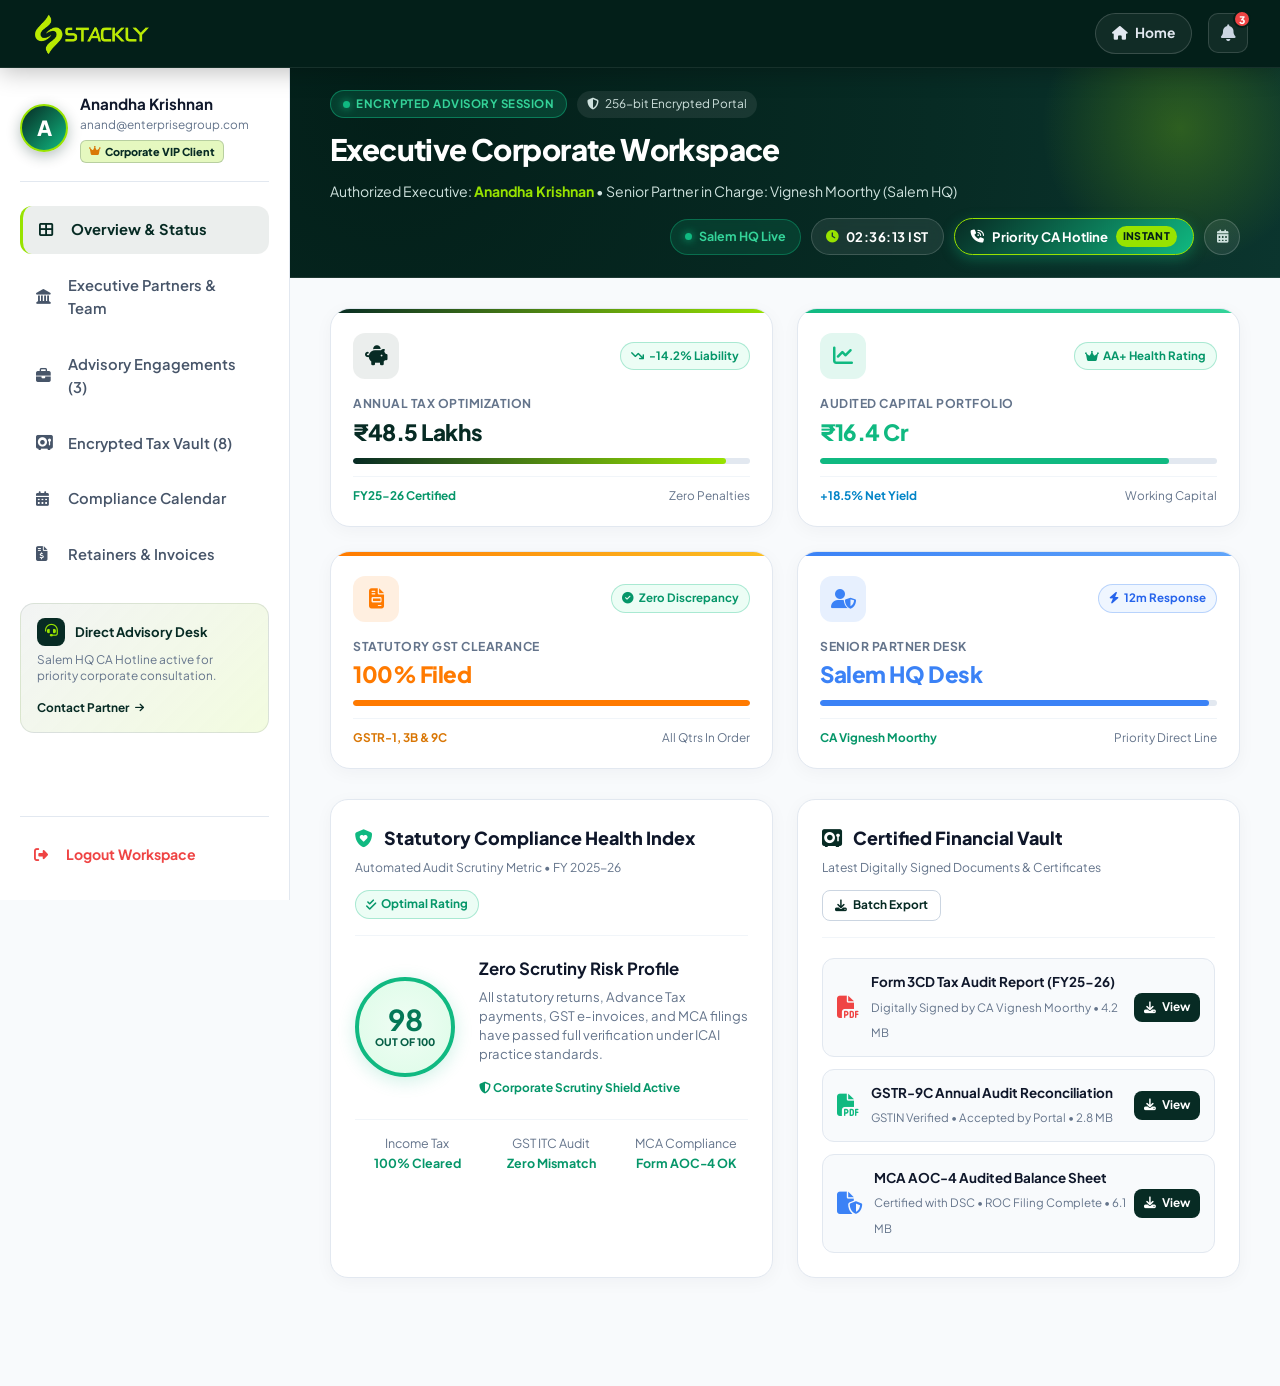
<file: customer-dashboard.html>
<!DOCTYPE html>
<html lang="en">
<head>
  <meta charset="UTF-8">
  <meta name="viewport" content="width=device-width, initial-scale=1.0">
  <title>Customer Dashboard - Stackly Finance Consulting</title>

  
  <link rel="icon" href="assets/top-logo.webp">

  
  <link rel="preconnect" href="https://fonts.googleapis.com">
  <link rel="preconnect" href="https://fonts.gstatic.com" crossorigin>
  <link href="https://fonts.googleapis.com/css2?family=Plus+Jakarta+Sans:wght@400;500;600;700;800&family=Inter:wght@400;500;600;700&display=swap" rel="stylesheet">
  <link rel="stylesheet" href="https://cdnjs.cloudflare.com/ajax/libs/font-awesome/6.5.1/css/all.min.css">

  
  <link rel="stylesheet" href="style.css">
</head>
<body style="background: #F8FAFC; min-height: 100vh; display: flex; flex-direction: column; margin: 0; overflow-x: clip;" class="preloader-active">
  <!-- =========================================================================
       PAGE PRELOADER (FINANCE INTELLIGENCE)
       ========================================================================= -->
  <div id="financePreloader" class="finance-preloader" role="status" aria-live="polite" aria-label="Loading Page">
    <div class="preloader-bg-overlay"></div>
    <div class="preloader-content-box">
      
      <div class="preloader-emblem-wrap">
        <div class="emblem-pulse-ring"></div>
        <div class="emblem-rotate-ring"></div>
        <svg class="preloader-emblem-svg" viewBox="0 0 80 80" fill="none" xmlns="http://www.w3.org/2000/svg">
          <circle cx="40" cy="40" r="36" stroke="rgba(152, 227, 0, 0.18)" stroke-width="2" />
          <circle class="preloader-ring-spinner" cx="40" cy="40" r="36" stroke="url(#preloaderGrad)" stroke-width="2.5" stroke-linecap="round" stroke-dasharray="56 170" />
          <rect class="p-bar p-bar-1" x="22" y="44" width="6" height="16" rx="2" fill="#4E635F" />
          <rect class="p-bar p-bar-2" x="31" y="36" width="6" height="24" rx="2" fill="#7E938F" />
          <rect class="p-bar p-bar-3" x="40" y="28" width="6" height="32" rx="2" fill="#98E300" />
          <rect class="p-bar p-bar-4" x="49" y="20" width="6" height="40" rx="2" fill="#00E599" />
          <path class="p-trend-line" d="M22 43 L32 34 L41 27 L51 18" stroke="#FFFFFF" stroke-width="2.5" stroke-linecap="round" stroke-linejoin="round" />
          <circle class="p-trend-glow" cx="51" cy="18" r="3.5" fill="#98E300" />
          <defs>
            <linearGradient id="preloaderGrad" x1="0%" y1="0%" x2="100%" y2="100%">
              <stop offset="0%" stop-color="#98E300" />
              <stop offset="50%" stop-color="#00E599" />
              <stop offset="100%" stop-color="#38BDF8" />
            </linearGradient>
          </defs>
        </svg>
      </div>

      
      <div class="preloader-brand">
        <h2 class="preloader-title">STACKLY<span class="preloader-accent">.</span></h2>
        <span class="preloader-sub">FINANCIAL CONSULTING</span>
      </div>

      
      <div class="preloader-status-bar">
        <span class="preloader-status-text" id="preloaderStatusText">Optimizing Financial Assets...</span>
        <span class="preloader-counter" id="preloaderPercent">0%</span>
      </div>

      
      <div class="preloader-progress-track">
        <div class="preloader-progress-fill" id="preloaderProgressFill"></div>
      </div>
    </div>
  </div>


  
  <header class="dash-navbar">
    <div style="display: flex; align-items: center; gap: 14px;">
      <button class="dash-sidebar-toggle" id="dashSidebarToggle" aria-label="Toggle Side Menu" title="Open Navigation Menu">
        <i class="fas fa-bars"></i>
      </button>
      <a href="index.html" class="dash-logo" title="Stackly Finance Consulting">
        <img src="assets/logo.webp" alt="Stackly Logo">
      </a>
    </div>

    <div class="dash-nav-actions">
      <a href="index.html" class="dash-home-btn" title="Back to Website">
        <i class="fas fa-home"></i> <span>Home</span>
      </a>

      
      <div class="dash-notif-wrap">
        <button class="dash-bell-btn" id="dashBellBtn" title="Client Advisory Alerts" aria-label="Client Advisory Alerts">
          <i class="fas fa-bell"></i>
          <span class="bell-badge-pulse">3</span>
        </button>
        <div class="dash-notif-dropdown" id="dashNotifDropdown">
          <div class="notif-header">
            <strong style="font-size: 0.88rem; color: #0F172A;">Workspace Notices (3)</strong>
            <a href="javascript:void(0)" id="clearNotifBtn" style="font-size: 0.74rem; color: #072B24; font-weight: 700; text-decoration: none;">Mark all read</a>
          </div>
          <div class="notif-body">
            <a href="404.html" class="notif-item">
              <i class="fas fa-file-pdf" style="color: #10B981; font-size: 1.15rem; margin-top: 2px;"></i>
              <div>
                <strong style="display: block; font-size: 0.82rem; color: #0F172A;">Tax Audit Report Form 3CD Certified</strong>
                <p style="font-size: 0.74rem; color: #64748B; margin: 2px 0 0;">Certified Form 3CD is now accessible in your Encrypted Tax Vault.</p>
                <span style="font-size: 0.68rem; color: #94A3B8;">12 minutes ago</span>
              </div>
            </a>
            <a href="404.html" class="notif-item">
              <i class="fas fa-circle-check" style="color: #3B82F6; font-size: 1.15rem; margin-top: 2px;"></i>
              <div>
                <strong style="display: block; font-size: 0.82rem; color: #0F172A;">Q3 GST Return Reconciled</strong>
                <p style="font-size: 0.74rem; color: #64748B; margin: 2px 0 0;">GSTR-3B filed with zero mismatch and 100% input tax credit clearance.</p>
                <span style="font-size: 0.68rem; color: #94A3B8;">2 hours ago</span>
              </div>
            </a>
            <a href="404.html" class="notif-item">
              <i class="fas fa-calendar-check" style="color: #FF7A00; font-size: 1.15rem; margin-top: 2px;"></i>
              <div>
                <strong style="display: block; font-size: 0.82rem; color: #0F172A;">Advance Tax Installment Prepared</strong>
                <p style="font-size: 0.74rem; color: #64748B; margin: 2px 0 0;">FY25-26 4th installment challan ready for corporate net banking sign-off.</p>
                <span style="font-size: 0.68rem; color: #94A3B8;">Yesterday</span>
              </div>
            </a>
          </div>
          <div class="notif-footer">
            <span class="notif-footer-link">All Filings Synchronized <i class="fas fa-check-circle" style="color: #10B981;"></i></span>
          </div>
        </div>
      </div>
    </div>
  </header>

  
  <div class="dash-sidebar-backdrop" id="dashSidebarBackdrop"></div>

  
  <div class="dash-app-shell">

    
    <aside class="dash-sidebar-dock">
      <div>
        
        <div style="display: flex; align-items: center; gap: 12px; margin-bottom: 24px; padding-bottom: 18px; border-bottom: 1.5px solid #E2E8F0;">
          <div style="width: 48px; height: 48px; border-radius: 50%; background: linear-gradient(135deg, #072B24 0%, #10B981 100%); color: #FFFFFF; display: flex; align-items: center; justify-content: center; font-size: 1.3rem; font-weight: 800; flex-shrink: 0; box-shadow: 0 4px 14px rgba(7, 43, 36, 0.3); border: 2px solid #98E300;" id="userAvatar">A</div>
          <div style="overflow: hidden;">
            <strong style="display: block; font-size: 0.95rem; color: #0F172A; white-space: nowrap; text-overflow: ellipsis; overflow: hidden;" id="sideUserName">Anandha Krishnan</strong>
            <span style="font-size: 0.74rem; color: #64748B; display: block; white-space: nowrap; text-overflow: ellipsis; overflow: hidden;" id="sideUserEmail">anand@enterprisegroup.com</span>
            <span style="font-size: 0.68rem; font-weight: 800; color: #072B24; background: rgba(152, 227, 0, 0.25); padding: 2px 8px; border-radius: 6px; display: inline-flex; align-items: center; gap: 4px; margin-top: 4px; border: 1px solid rgba(7, 43, 36, 0.2);">
              <i class="fas fa-crown" style="color: #D97706; font-size: 0.65rem;"></i> Corporate VIP Client
            </span>
          </div>
        </div>

        
        <ul class="dashboard-sidebar-menu">
          <li>
            <a href="javascript:void(0)" class="active" data-tab="overview">
              <i class="fas fa-th-large" style="width: 20px;"></i> Overview &amp; Status
            </a>
          </li>
          <li>
            <a href="javascript:void(0)" data-tab="chambers">
              <i class="fas fa-landmark" style="width: 20px;"></i> Executive Partners &amp; Team
            </a>
          </li>
          <li>
            <a href="javascript:void(0)" data-tab="engagements">
              <i class="fas fa-briefcase" style="width: 20px;"></i> Advisory Engagements (3)
            </a>
          </li>
          <li>
            <a href="javascript:void(0)" data-tab="vault">
              <i class="fas fa-vault" style="width: 20px;"></i> Encrypted Tax Vault (8)
            </a>
          </li>
          <li>
            <a href="javascript:void(0)" data-tab="calendar">
              <i class="fas fa-calendar-alt" style="width: 20px;"></i> Compliance Calendar
            </a>
          </li>
          <li>
            <a href="javascript:void(0)" data-tab="billing">
              <i class="fas fa-file-invoice-dollar" style="width: 20px;"></i> Retainers &amp; Invoices
            </a>
          </li>
        </ul>

        
        <div style="background: linear-gradient(135deg, rgba(7, 43, 36, 0.05) 0%, rgba(152, 227, 0, 0.12) 100%); border: 1.5px solid rgba(7, 43, 36, 0.1); border-radius: 14px; padding: 14px 16px; margin-top: 24px;">
          <div style="display: flex; align-items: center; gap: 10px; margin-bottom: 6px;">
            <div style="width: 28px; height: 28px; border-radius: 8px; background: #072B24; color: #98E300; display: flex; align-items: center; justify-content: center; font-size: 0.8rem;">
              <i class="fas fa-headset"></i>
            </div>
            <strong style="font-size: 0.82rem; color: #072B24;">Direct Advisory Desk</strong>
          </div>
          <p style="font-size: 0.74rem; color: #64748B; margin: 0 0 8px; line-height: 1.4;">Salem HQ CA Hotline active for priority corporate consultation.</p>
          <a href="404.html" style="display: inline-flex; align-items: center; gap: 6px; font-size: 0.74rem; font-weight: 700; color: #072B24; text-decoration: none;">
            <span>Contact Partner</span> <i class="fas fa-arrow-right" style="font-size: 0.65rem;"></i>
          </a>
        </div>
      </div>

      
      <div style="border-top: 1.5px solid #E2E8F0; padding-top: 16px; margin-top: auto;">
        <a href="javascript:void(0)" class="dash-logout-trigger" style="display: flex; align-items: center; gap: 12px; color: #EF4444; text-decoration: none; font-weight: 700; font-size: 0.88rem; padding: 10px 14px; border-radius: 10px; transition: all 0.2s ease;">
          <i class="fas fa-sign-out-alt" style="width: 20px;"></i> Logout Workspace
        </a>
      </div>
    </aside>

    
    <main class="dash-main-scroll">

      
      <div class="dash-title-banner">
        <div class="dash-banner-flex">
          <div>
            <div style="display: flex; align-items: center; gap: 10px; margin-bottom: 8px; flex-wrap: wrap;">
              <span class="dash-status-pill" style="background: rgba(16, 185, 129, 0.2); border: 1px solid rgba(16, 185, 129, 0.5); color: #34D399;">
                <span class="pulse-indicator-emerald"></span> ENCRYPTED ADVISORY SESSION
              </span>
              <span style="font-size: 0.74rem; color: #CFE2DE; background: rgba(255,255,255,0.08); padding: 4px 10px; border-radius: 20px;">
                <i class="fas fa-shield-alt" style="margin-right: 4px;"></i> 256-bit Encrypted Portal
              </span>
            </div>
            <h1 style="font-size: 1.85rem; margin: 0 0 6px; font-weight: 800; color: #FFFFFF; letter-spacing: -0.02em;">Executive Corporate Workspace</h1>
            <p style="color: #CFE2DE; font-size: 0.88rem; margin: 0;">Authorized Executive: <strong style="color: #98E300;" id="dashUserName">Anandha Krishnan</strong> &bull; Senior Partner in Charge: Vignesh Moorthy (Salem HQ)</p>
          </div>

          
          <div class="dash-banner-right-hub">
            <div class="dash-hub-pill dash-hub-status">
              <span class="pulse-indicator-emerald"></span>
              <span>Salem HQ Live</span>
            </div>
            <div class="dash-hub-pill dash-hub-clock">
              <i class="fas fa-clock"></i>
              <span id="dashLiveClock">--:--:-- IST</span>
            </div>
            <a href="404.html" class="dash-hub-action-btn" id="requestHotlineBtn" title="Priority CA Hotline">
              <i class="fas fa-phone-volume"></i>
              <span>Priority CA Hotline</span>
              <span class="hotline-badge">Instant</span>
            </a>
            <a href="404.html" class="dash-hub-icon-btn" title="Executive Calendar &amp; Schedule">
              <i class="fas fa-calendar-alt"></i>
            </a>
          </div>
        </div>
      </div>

      
      <div class="dash-content-padding">

        
        
        
        <div class="dash-tab-pane active" id="tab-overview">

          
          <div class="dash-kpi-grid">
            
            <div class="fc-kpi-card card-portfolio">
              <div class="fc-kpi-top">
                <div class="fc-kpi-icon-wrap icon-portfolio-theme">
                  <i class="fas fa-piggy-bank"></i>
                </div>
                <span class="fc-kpi-tag positive"><i class="fas fa-arrow-trend-down"></i> -14.2% Liability</span>
              </div>
              <h5 class="fc-kpi-title">Annual Tax Optimization</h5>
              <div class="fc-kpi-value" style="color: #072B24;">₹48.5 Lakhs</div>
              <div class="fc-kpi-progress-bar">
                <div class="fc-kpi-progress-fill" style="width: 94%; background: linear-gradient(90deg, #072B24, #98E300);"></div>
              </div>
              <div class="fc-kpi-footer">
                <span style="color: #059669; font-weight: 700;">FY25-26 Certified</span>
                <span>Zero Penalties</span>
              </div>
            </div>

            
            <div class="fc-kpi-card card-clients">
              <div class="fc-kpi-top">
                <div class="fc-kpi-icon-wrap icon-clients-theme">
                  <i class="fas fa-chart-line"></i>
                </div>
                <span class="fc-kpi-tag positive"><i class="fas fa-crown"></i> AA+ Health Rating</span>
              </div>
              <h5 class="fc-kpi-title">Audited Capital Portfolio</h5>
              <div class="fc-kpi-value" style="color: #10B981;">₹16.4 Cr</div>
              <div class="fc-kpi-progress-bar">
                <div class="fc-kpi-progress-fill" style="width: 88%; background: #10B981;"></div>
              </div>
              <div class="fc-kpi-footer">
                <span style="color: #0284C7; font-weight: 700;">+18.5% Net Yield</span>
                <span>Working Capital</span>
              </div>
            </div>

            
            <div class="fc-kpi-card card-tax">
              <div class="fc-kpi-top">
                <div class="fc-kpi-icon-wrap icon-tax-theme">
                  <i class="fas fa-file-invoice"></i>
                </div>
                <span class="fc-kpi-tag positive"><i class="fas fa-check-circle"></i> Zero Discrepancy</span>
              </div>
              <h5 class="fc-kpi-title">Statutory GST Clearance</h5>
              <div class="fc-kpi-value" style="color: #FF7A00;">100% Filed</div>
              <div class="fc-kpi-progress-bar">
                <div class="fc-kpi-progress-fill" style="width: 100%; background: #FF7A00;"></div>
              </div>
              <div class="fc-kpi-footer">
                <span style="color: #D97706; font-weight: 700;">GSTR-1, 3B &amp; 9C</span>
                <span>All Qtrs In Order</span>
              </div>
            </div>

            
            <div class="fc-kpi-card card-margin">
              <div class="fc-kpi-top">
                <div class="fc-kpi-icon-wrap icon-margin-theme">
                  <i class="fas fa-user-shield"></i>
                </div>
                <span class="fc-kpi-tag info"><i class="fas fa-bolt"></i> 12m Response</span>
              </div>
              <h5 class="fc-kpi-title">Senior Partner Desk</h5>
              <div class="fc-kpi-value" style="color: #3B82F6;">Salem HQ Desk</div>
              <div class="fc-kpi-progress-bar">
                <div class="fc-kpi-progress-fill" style="width: 98%; background: #3B82F6;"></div>
              </div>
              <div class="fc-kpi-footer">
                <span style="color: #059669; font-weight: 700;">CA Vignesh Moorthy</span>
                <span>Priority Direct Line</span>
              </div>
            </div>
          </div>

          
          <div class="dash-grid-2col">
            
            <div class="dash-card-box">
              <div class="dash-card-box-header">
                <div>
                  <h4><i class="fas fa-shield-heart" style="color: #10B981; margin-right: 8px;"></i> Statutory Compliance Health Index</h4>
                  <span style="font-size: 0.76rem; color: #64748B;">Automated Audit Scrutiny Metric &bull; FY 2025-26</span>
                </div>
                <span class="status-badge-modern success"><i class="fas fa-check-double"></i> Optimal Rating</span>
              </div>

              <div style="display: flex; align-items: center; gap: 24px; margin-bottom: 20px;">
                <div style="width: 100px; height: 100px; border-radius: 50%; background: radial-gradient(circle, #F0FDF4 0%, #DCFCE7 100%); border: 4px solid #10B981; display: flex; flex-direction: column; align-items: center; justify-content: center; flex-shrink: 0; box-shadow: 0 4px 18px rgba(16, 185, 129, 0.2);">
                  <strong style="font-size: 1.8rem; color: #047857; line-height: 1;">98</strong>
                  <span style="font-size: 0.65rem; color: #065F46; font-weight: 800;">OUT OF 100</span>
                </div>
                <div>
                  <strong style="font-size: 1.05rem; color: #0F172A; display: block; margin-bottom: 4px;">Zero Scrutiny Risk Profile</strong>
                  <p style="font-size: 0.82rem; color: #64748B; margin: 0 0 10px; line-height: 1.45;">All statutory returns, Advance Tax payments, GST e-invoices, and MCA filings have passed full verification under ICAI practice standards.</p>
                  <span style="font-size: 0.74rem; color: #059669; font-weight: 700;"><i class="fas fa-shield-alt"></i> Corporate Scrutiny Shield Active</span>
                </div>
              </div>

              <div style="border-top: 1px solid #F1F5F9; padding-top: 14px; display: grid; grid-template-columns: repeat(3, 1fr); gap: 10px; text-align: center; font-size: 0.78rem;">
                <div>
                  <span style="color: #64748B; display: block;">Income Tax</span>
                  <strong style="color: #059669;">100% Cleared</strong>
                </div>
                <div>
                  <span style="color: #64748B; display: block;">GST ITC Audit</span>
                  <strong style="color: #059669;">Zero Mismatch</strong>
                </div>
                <div>
                  <span style="color: #64748B; display: block;">MCA Compliance</span>
                  <strong style="color: #059669;">Form AOC-4 OK</strong>
                </div>
              </div>
            </div>

            
            <div class="dash-card-box">
              <div class="dash-card-box-header">
                <div>
                  <h4><i class="fas fa-vault" style="color: #072B24; margin-right: 8px;"></i> Certified Financial Vault</h4>
                  <span style="font-size: 0.76rem; color: #64748B;">Latest Digitally Signed Documents &amp; Certificates</span>
                </div>
                <a href="404.html" class="btn-dash-outline" style="font-size: 0.74rem; padding: 5px 12px;"><i class="fas fa-download"></i> Batch Export</a>
              </div>

              <div style="display: flex; flex-direction: column; gap: 12px;">
                <div style="display: flex; justify-content: space-between; align-items: center; padding: 12px 14px; border: 1px solid #E2E8F0; border-radius: 12px; background: #F8FAFC;">
                  <div style="display: flex; align-items: center; gap: 12px;">
                    <i class="fas fa-file-pdf" style="color: #EF4444; font-size: 1.4rem;"></i>
                    <div>
                      <strong style="display: block; font-size: 0.84rem; color: #0F172A;">Form 3CD Tax Audit Report (FY25-26)</strong>
                      <span style="font-size: 0.72rem; color: #64748B;">Digitally Signed by CA Vignesh Moorthy &bull; 4.2 MB</span>
                    </div>
                  </div>
                  <a href="404.html" class="btn-dash-action" style="padding: 5px 10px; font-size: 0.74rem;"><i class="fas fa-download"></i> View</a>
                </div>

                <div style="display: flex; justify-content: space-between; align-items: center; padding: 12px 14px; border: 1px solid #E2E8F0; border-radius: 12px; background: #F8FAFC;">
                  <div style="display: flex; align-items: center; gap: 12px;">
                    <i class="fas fa-file-pdf" style="color: #10B981; font-size: 1.4rem;"></i>
                    <div>
                      <strong style="display: block; font-size: 0.84rem; color: #0F172A;">GSTR-9C Annual Audit Reconciliation</strong>
                      <span style="font-size: 0.72rem; color: #64748B;">GSTIN Verified &bull; Accepted by Portal &bull; 2.8 MB</span>
                    </div>
                  </div>
                  <a href="404.html" class="btn-dash-action" style="padding: 5px 10px; font-size: 0.74rem;"><i class="fas fa-download"></i> View</a>
                </div>

                <div style="display: flex; justify-content: space-between; align-items: center; padding: 12px 14px; border: 1px solid #E2E8F0; border-radius: 12px; background: #F8FAFC;">
                  <div style="display: flex; align-items: center; gap: 12px;">
                    <i class="fas fa-file-shield" style="color: #3B82F6; font-size: 1.4rem;"></i>
                    <div>
                      <strong style="display: block; font-size: 0.84rem; color: #0F172A;">MCA AOC-4 Audited Balance Sheet</strong>
                      <span style="font-size: 0.72rem; color: #64748B;">Certified with DSC &bull; ROC Filing Complete &bull; 6.1 MB</span>
                    </div>
                  </div>
                  <a href="404.html" class="btn-dash-action" style="padding: 5px 10px; font-size: 0.74rem;"><i class="fas fa-download"></i> View</a>
                </div>
              </div>
            </div>
          </div>

        </div>

        
        
        
        <div class="dash-tab-pane" id="tab-chambers">
          <div class="dash-card-box">
            <div class="dash-card-box-header">
              <div>
                <h4><i class="fas fa-user-tie" style="color: #072B24; margin-right: 8px;"></i> Senior Advisory Partners Dedicated to Your Account</h4>
                <span style="font-size: 0.76rem; color: #64748B;">Chartered Accountants with 15+ Years Corporate Experience</span>
              </div>
              <span class="status-badge-modern success"><i class="fas fa-bolt"></i> Salem HQ Priority Desk</span>
            </div>

            <div class="dash-grid-2col">
              <div style="border: 1.5px solid #E2E8F0; border-radius: 16px; padding: 20px; display: flex; gap: 16px; background: #FFFFFF;">
                <div style="width: 64px; height: 64px; border-radius: 50%; background: #072B24; color: #98E300; display: flex; align-items: center; justify-content: center; font-size: 1.6rem; font-weight: 800; flex-shrink: 0;">V</div>
                <div>
                  <strong style="font-size: 1.05rem; color: #0F172A;">CA Vignesh Moorthy, FCA</strong>
                  <span style="font-size: 0.78rem; color: #059669; font-weight: 700; display: block; margin: 2px 0 6px;">Managing Partner &bull; Corporate Tax &amp; MCA Audits</span>
                  <p style="font-size: 0.78rem; color: #64748B; margin: 0 0 10px;">18+ years advisory experience. Direct in charge of your corporate tax planning, transfer pricing defense, and annual board certification.</p>
                  <a href="404.html" class="btn-dash-action" style="padding: 5px 12px; font-size: 0.74rem;"><i class="fas fa-phone"></i> Direct Partner Hotline</a>
                </div>
              </div>

              <div style="border: 1.5px solid #E2E8F0; border-radius: 16px; padding: 20px; display: flex; gap: 16px; background: #FFFFFF;">
                <div style="width: 64px; height: 64px; border-radius: 50%; background: #0B352E; color: #98E300; display: flex; align-items: center; justify-content: center; font-size: 1.6rem; font-weight: 800; flex-shrink: 0;">D</div>
                <div>
                  <strong style="font-size: 1.05rem; color: #0F172A;">CA Deepika Sundar, ACA</strong>
                  <span style="font-size: 0.78rem; color: #3B82F6; font-weight: 700; display: block; margin: 2px 0 6px;">Senior Partner &bull; Statutory GST Litigation</span>
                  <p style="font-size: 0.78rem; color: #64748B; margin: 0 0 10px;">Specialist in GST audit reconciliations, appellate litigation, and corporate restructuring due diligence.</p>
                  <a href="404.html" class="btn-dash-action" style="padding: 5px 12px; font-size: 0.74rem;"><i class="fas fa-phone"></i> Direct Partner Hotline</a>
                </div>
              </div>
            </div>
          </div>
        </div>

        
        
        
        <div class="dash-tab-pane" id="tab-engagements">
          <div class="dash-card-box">
            <div class="dash-card-box-header">
              <div>
                <h4><i class="fas fa-briefcase" style="color: #072B24; margin-right: 8px;"></i> Active Advisory Engagements (3 Mandates)</h4>
                <span style="font-size: 0.76rem; color: #64748B;">Retainer Projects, Deliverables &amp; Milestone Trackers</span>
              </div>
              <span class="status-badge-modern success"><i class="fas fa-circle-check"></i> On Schedule</span>
            </div>

            <div style="display: flex; flex-direction: column; gap: 16px;">
              <div style="padding: 20px; border: 1.5px solid #E2E8F0; border-radius: 14px; background: #FFFFFF;">
                <div style="display: flex; justify-content: space-between; align-items: flex-start; margin-bottom: 8px; flex-wrap: wrap; gap: 10px;">
                  <div>
                    <strong style="font-size: 1rem; color: #0F172A;">Statutory Tax Audit &amp; Form 3CD Certification</strong>
                    <span style="display: block; font-size: 0.76rem; color: #64748B;">Supervised by CA Vignesh Moorthy &bull; Annual Mandate</span>
                  </div>
                  <span class="status-badge-modern success"><i class="fas fa-check"></i> 100% Completed</span>
                </div>
                <div class="fc-kpi-progress-bar"><div class="fc-kpi-progress-fill" style="width: 100%; background: #10B981;"></div></div>
                <div style="display: flex; justify-content: space-between; font-size: 0.78rem; color: #64748B; margin-top: 8px;">
                  <span>Form 3CD certified and uploaded to Income Tax portal</span>
                  <strong style="color: #059669;">Tax Saved: ₹24,80,000</strong>
                </div>
              </div>

              <div style="padding: 20px; border: 1.5px solid #E2E8F0; border-radius: 14px; background: #FFFFFF;">
                <div style="display: flex; justify-content: space-between; align-items: flex-start; margin-bottom: 8px; flex-wrap: wrap; gap: 10px;">
                  <div>
                    <strong style="font-size: 1rem; color: #0F172A;">GST Section 73 Notice Defense &amp; Appellate Representation</strong>
                    <span style="display: block; font-size: 0.76rem; color: #64748B;">Supervised by CA Deepika Sundar &bull; Commercial Tax Salem</span>
                  </div>
                  <span class="status-badge-modern info"><i class="fas fa-spinner fa-spin"></i> Final Stage (90%)</span>
                </div>
                <div class="fc-kpi-progress-bar"><div class="fc-kpi-progress-fill" style="width: 90%; background: #3B82F6;"></div></div>
                <div style="display: flex; justify-content: space-between; font-size: 0.78rem; color: #64748B; margin-top: 8px;">
                  <span>Written submissions accepted, awaiting formal drop order</span>
                  <strong style="color: #2563EB;">Contested ITC: ₹42,00,000 Shielded</strong>
                </div>
              </div>

              <div style="padding: 20px; border: 1.5px solid #E2E8F0; border-radius: 14px; background: #FFFFFF;">
                <div style="display: flex; justify-content: space-between; align-items: flex-start; margin-bottom: 8px; flex-wrap: wrap; gap: 10px;">
                  <div>
                    <strong style="font-size: 1rem; color: #0F172A;">FY26 Corporate Restructuring &amp; Capital Advisory</strong>
                    <span style="display: block; font-size: 0.76rem; color: #64748B;">Supervised by CA Vignesh Moorthy &bull; Working Capital Optimization</span>
                  </div>
                  <span class="status-badge-modern warning"><i class="fas fa-clock"></i> In Progress (65%)</span>
                </div>
                <div class="fc-kpi-progress-bar"><div class="fc-kpi-progress-fill" style="width: 65%; background: #FF7A00;"></div></div>
                <div style="display: flex; justify-content: space-between; font-size: 0.78rem; color: #64748B; margin-top: 8px;">
                  <span>Banking credit limit appraisal submitted for consortium review</span>
                  <strong style="color: #D97706;">Facility Size: ₹12.5 Cr</strong>
                </div>
              </div>
            </div>
          </div>
        </div>

        
        
        
        <div class="dash-tab-pane" id="tab-vault">
          <div class="dash-card-box">
            <div class="dash-card-box-header">
              <div>
                <h4><i class="fas fa-lock" style="color: #072B24; margin-right: 8px;"></i> Encrypted Tax Vault (8 Certified Records)</h4>
                <span style="font-size: 0.76rem; color: #64748B;">Cloud-Encrypted Permanent Archive of All Statutory Audit Records</span>
              </div>
              <span class="status-badge-modern success"><i class="fas fa-shield-alt"></i> 256-Bit SSL Encrypted</span>
            </div>

            <div class="table-responsive-box">
              <table class="modern-data-table">
                <thead>
                  <tr>
                    <th>Document Name</th>
                    <th>Assessment Year</th>
                    <th>Certification Status</th>
                    <th>Date Archived</th>
                    <th>File Size</th>
                    <th>Action</th>
                  </tr>
                </thead>
                <tbody>
                  <tr>
                    <td><strong>Form 3CD Tax Audit Statement</strong></td>
                    <td>AY 2026-27</td>
                    <td><span class="status-badge-modern success"><i class="fas fa-check"></i> Certified</span></td>
                    <td>Oct 10, 2026</td>
                    <td>4.2 MB</td>
                    <td><a href="404.html" class="btn-dash-action" style="padding: 4px 10px; font-size: 0.72rem;"><i class="fas fa-download"></i> Download</a></td>
                  </tr>
                  <tr>
                    <td><strong>GSTR-9C Annual GST Reconciliation</strong></td>
                    <td>FY 2025-26</td>
                    <td><span class="status-badge-modern success"><i class="fas fa-check"></i> Reconciled</span></td>
                    <td>Sep 28, 2026</td>
                    <td>2.8 MB</td>
                    <td><a href="404.html" class="btn-dash-action" style="padding: 4px 10px; font-size: 0.72rem;"><i class="fas fa-download"></i> Download</a></td>
                  </tr>
                  <tr>
                    <td><strong>MCA AOC-4 Audited Financial Statement</strong></td>
                    <td>FY 2025-26</td>
                    <td><span class="status-badge-modern success"><i class="fas fa-check"></i> MCA Filed</span></td>
                    <td>Sep 15, 2026</td>
                    <td>6.1 MB</td>
                    <td><a href="404.html" class="btn-dash-action" style="padding: 4px 10px; font-size: 0.72rem;"><i class="fas fa-download"></i> Download</a></td>
                  </tr>
                  <tr>
                    <td><strong>Statutory Transfer Pricing Study Report</strong></td>
                    <td>AY 2026-27</td>
                    <td><span class="status-badge-modern success"><i class="fas fa-check"></i> Chartered Study</span></td>
                    <td>Aug 22, 2026</td>
                    <td>8.4 MB</td>
                    <td><a href="404.html" class="btn-dash-action" style="padding: 4px 10px; font-size: 0.72rem;"><i class="fas fa-download"></i> Download</a></td>
                  </tr>
                </tbody>
              </table>
            </div>
          </div>
        </div>

        
        
        
        <div class="dash-tab-pane" id="tab-calendar">
          <div class="dash-card-box">
            <div class="dash-card-box-header">
              <div>
                <h4><i class="fas fa-calendar-days" style="color: #072B24; margin-right: 8px;"></i> Statutory Compliance Calendar (Q4 FY25-26)</h4>
                <span style="font-size: 0.76rem; color: #64748B;">Upcoming Statutory Deadlines Tracked Proactively by Stackly</span>
              </div>
              <span class="fc-kpi-tag positive"><i class="fas fa-bell"></i> SMS &amp; Email Alerts Active</span>
            </div>

            <div class="dash-calendar-cards-grid">
              <div class="dash-calendar-card">
                <span class="dash-calendar-badge due">DUE IN 3 DAYS</span>
                <strong class="dash-calendar-card-title">Advance Tax Installment 4</strong>
                <p class="dash-calendar-card-desc">Challan calculation ready for payment via net banking portal.</p>
                <span class="dash-calendar-card-date"><i class="fas fa-calendar"></i> March 15, 2026</span>
              </div>

              <div class="dash-calendar-card">
                <span class="dash-calendar-badge upcoming">UPCOMING</span>
                <strong class="dash-calendar-card-title">Monthly GSTR-3B Return Filing</strong>
                <p class="dash-calendar-card-desc">Input tax credit ledger reconciled with 100% GSTR-2B matching.</p>
                <span class="dash-calendar-card-date"><i class="fas fa-calendar"></i> March 20, 2026</span>
              </div>

              <div class="dash-calendar-card">
                <span class="dash-calendar-badge scheduled">SCHEDULED</span>
                <strong class="dash-calendar-card-title">Quarterly TDS Challan Remittance</strong>
                <p class="dash-calendar-card-desc">Salary, vendor &amp; professional payment TDS summary reconciled.</p>
                <span class="dash-calendar-card-date"><i class="fas fa-calendar"></i> April 07, 2026</span>
              </div>
            </div>
          </div>
        </div>

        
        
        
        <div class="dash-tab-pane" id="tab-billing">
          <div class="dash-card-box">
            <div class="dash-card-box-header">
              <div>
                <h4><i class="fas fa-receipt" style="color: #072B24; margin-right: 8px;"></i> Corporate Retainer Statements &amp; Invoices</h4>
                <span style="font-size: 0.76rem; color: #64748B;">Fiscal Year 2025-26 Advisory Fee Invoices &amp; Receipts</span>
              </div>
              <span class="status-badge-modern success"><i class="fas fa-check-circle"></i> Retainer In Good Standing</span>
            </div>

            <div class="table-responsive-box">
              <table class="modern-data-table">
                <thead>
                  <tr>
                    <th>Invoice No</th>
                    <th>Quarter</th>
                    <th>Professional Advisory Fee</th>
                    <th>GST (18%)</th>
                    <th>Total Remitted</th>
                    <th>Receipt</th>
                  </tr>
                </thead>
                <tbody>
                  <tr>
                    <td><strong>#STK-2026-Q4-019</strong></td>
                    <td>FY25-26 Q4 (Jan - Mar 2026)</td>
                    <td>₹9,00,000</td>
                    <td>₹1,62,000</td>
                    <td><strong>₹10,62,000</strong></td>
                    <td><a href="404.html" class="btn-dash-action" style="padding: 4px 10px; font-size: 0.72rem;"><i class="fas fa-file-pdf"></i> Download Receipt</a></td>
                  </tr>
                  <tr>
                    <td><strong>#STK-2026-Q3-014</strong></td>
                    <td>FY25-26 Q3 (Oct - Dec 2025)</td>
                    <td>₹9,00,000</td>
                    <td>₹1,62,000</td>
                    <td><strong>₹10,62,000</strong></td>
                    <td><a href="404.html" class="btn-dash-action" style="padding: 4px 10px; font-size: 0.72rem;"><i class="fas fa-file-pdf"></i> Download Receipt</a></td>
                  </tr>
                  <tr>
                    <td><strong>#STK-2026-Q2-008</strong></td>
                    <td>FY25-26 Q2 (Jul - Sep 2025)</td>
                    <td>₹9,00,000</td>
                    <td>₹1,62,000</td>
                    <td><strong>₹10,62,000</strong></td>
                    <td><a href="404.html" class="btn-dash-action" style="padding: 4px 10px; font-size: 0.72rem;"><i class="fas fa-file-pdf"></i> Download Receipt</a></td>
                  </tr>
                </tbody>
              </table>
            </div>
          </div>
        </div>

      </div>
    </main>
  </div>

  
  <div id="logoutModal" class="auth-modal-backdrop" role="dialog" aria-modal="true" aria-labelledby="logoutModalTitle">
    <div class="auth-modal-card">
      <div class="auth-modal-icon" style="background: rgba(239, 68, 68, 0.12); color: #EF4444;">
        <i class="fas fa-arrow-right-from-bracket" style="font-size: 1.8rem;"></i>
      </div>
      <h3 id="logoutModalTitle" style="color: #0F172A; font-weight: 800; margin-bottom: 8px;">Logout of Client Workspace?</h3>
      <p style="color: #64748B; font-size: 0.92rem; margin-bottom: 24px;">
        Are you sure you want to end your secure advisory session? Your confidential tax vault will be encrypted.
      </p>
      <div style="display: flex; gap: 12px; justify-content: center;">
        <button type="button" class="btn-dash-outline" id="cancelLogoutBtn" style="padding: 10px 22px; font-size: 0.88rem;">Cancel</button>
        <button type="button" class="btn-dash-action" id="confirmLogoutBtn" style="background: #EF4444; padding: 10px 22px; font-size: 0.88rem;">Yes, Logout</button>
      </div>
    </div>
  </div>

  
  <div id="hotlineModal" class="auth-modal-backdrop" role="dialog" aria-modal="true" aria-labelledby="hotlineModalTitle">
    <div class="auth-modal-card" style="max-width: 480px; text-align: left; padding: 30px;">
      <div style="display: flex; justify-content: space-between; align-items: flex-start; margin-bottom: 20px;">
        <div style="display: flex; align-items: center; gap: 14px;">
          <div style="width: 52px; height: 52px; border-radius: 50%; background: #072B24; color: #98E300; display: flex; align-items: center; justify-content: center; font-size: 1.4rem; font-weight: 800; border: 2px solid #98E300; flex-shrink: 0;">
            V
          </div>
          <div>
            <strong style="font-size: 1.05rem; color: #0F172A; display: block;" id="hotlineModalTitle">CA Vignesh Moorthy, FCA</strong>
            <span style="font-size: 0.76rem; color: #059669; font-weight: 700; display: flex; align-items: center; gap: 6px;">
              <span class="pulse-indicator-emerald"></span> Managing Partner &bull; In Chambers (Salem HQ)
            </span>
          </div>
        </div>
        <button type="button" id="closeHotlineModalBtn" style="background: none; border: none; font-size: 1.6rem; color: #94A3B8; cursor: pointer; line-height: 1;">&times;</button>
      </div>

      <div style="background: #F8FAFC; border: 1.5px solid #E2E8F0; border-radius: 12px; padding: 14px 16px; margin-bottom: 18px;">
        <div style="display: flex; justify-content: space-between; font-size: 0.82rem; margin-bottom: 6px;">
          <span style="color: #64748B;">Direct Desk Extension:</span>
          <strong style="color: #072B24;">+91 427 244 8900 (Ext 101)</strong>
        </div>
        <div style="display: flex; justify-content: space-between; font-size: 0.82rem;">
          <span style="color: #64748B;">Guaranteed Response:</span>
          <strong style="color: #10B981;"><i class="fas fa-bolt"></i> Under 12 Minutes</strong>
        </div>
      </div>

      <form id="hotlineRequestForm">
        <div style="margin-bottom: 14px;">
          <label style="display: block; font-size: 0.78rem; font-weight: 700; color: #475569; margin-bottom: 6px;">Advisory Matter</label>
          <select id="hotlineSubject" style="width: 100%; padding: 10px 14px; border: 1.5px solid #E2E8F0; border-radius: 10px; font-size: 0.88rem; background: #FFFFFF; color: #0F172A;" required>
            <option value="Annual Tax Optimization Review">Annual Tax Optimization Review (FY25-26)</option>
            <option value="Statutory GST Appeal / Defense">Statutory GST Appeal / Defense</option>
            <option value="MCA Audit & ROC Filing Certification">MCA Audit &amp; ROC Filing Certification</option>
            <option value="Urgent Partner Sign-Off">Urgent Partner Digital Signature Sign-Off</option>
          </select>
        </div>

        <div style="margin-bottom: 20px;">
          <label style="display: block; font-size: 0.78rem; font-weight: 700; color: #475569; margin-bottom: 6px;">Executive Callback Number</label>
          <input type="text" id="hotlinePhone" value="+91 98427 89100" style="width: 100%; padding: 10px 14px; border: 1.5px solid #E2E8F0; border-radius: 10px; font-size: 0.88rem; background: #FFFFFF; color: #0F172A; box-sizing: border-box;" required>
        </div>

        <div style="display: flex; gap: 10px;">
          <button type="button" class="btn-dash-outline" id="cancelHotlineBtn" style="flex: 1; padding: 10px;">Cancel</button>
          <button type="submit" class="btn-dash-action" id="submitHotlineBtn" style="flex: 1.5; padding: 10px; display: inline-flex; justify-content: center; align-items: center; gap: 8px;">
            <i class="fas fa-phone-volume"></i> Request Immediate Call
          </button>
        </div>
      </form>

      <div id="hotlineSuccessNotice" style="display: none; text-align: center; padding: 20px 10px;">
        <div style="width: 50px; height: 50px; border-radius: 50%; background: #ECFDF5; color: #059669; display: flex; align-items: center; justify-content: center; font-size: 1.5rem; margin: 0 auto 12px;">
          <i class="fas fa-check"></i>
        </div>
        <h4 style="color: #072B24; margin: 0 0 6px; font-weight: 800;">Partner Hotline Dispatched!</h4>
        <p style="color: #64748B; font-size: 0.84rem; margin: 0 0 16px;">CA Vignesh Moorthy has received your high-priority advisory mandate. A priority callback will connect to your line within 12 minutes.</p>
        <button type="button" class="btn-dash-action" id="dismissHotlineSuccessBtn" style="padding: 8px 24px;">Got It</button>
      </div>
    </div>
  </div>

  
  <script src="main.js"></script>
</body>
</html>
</file>
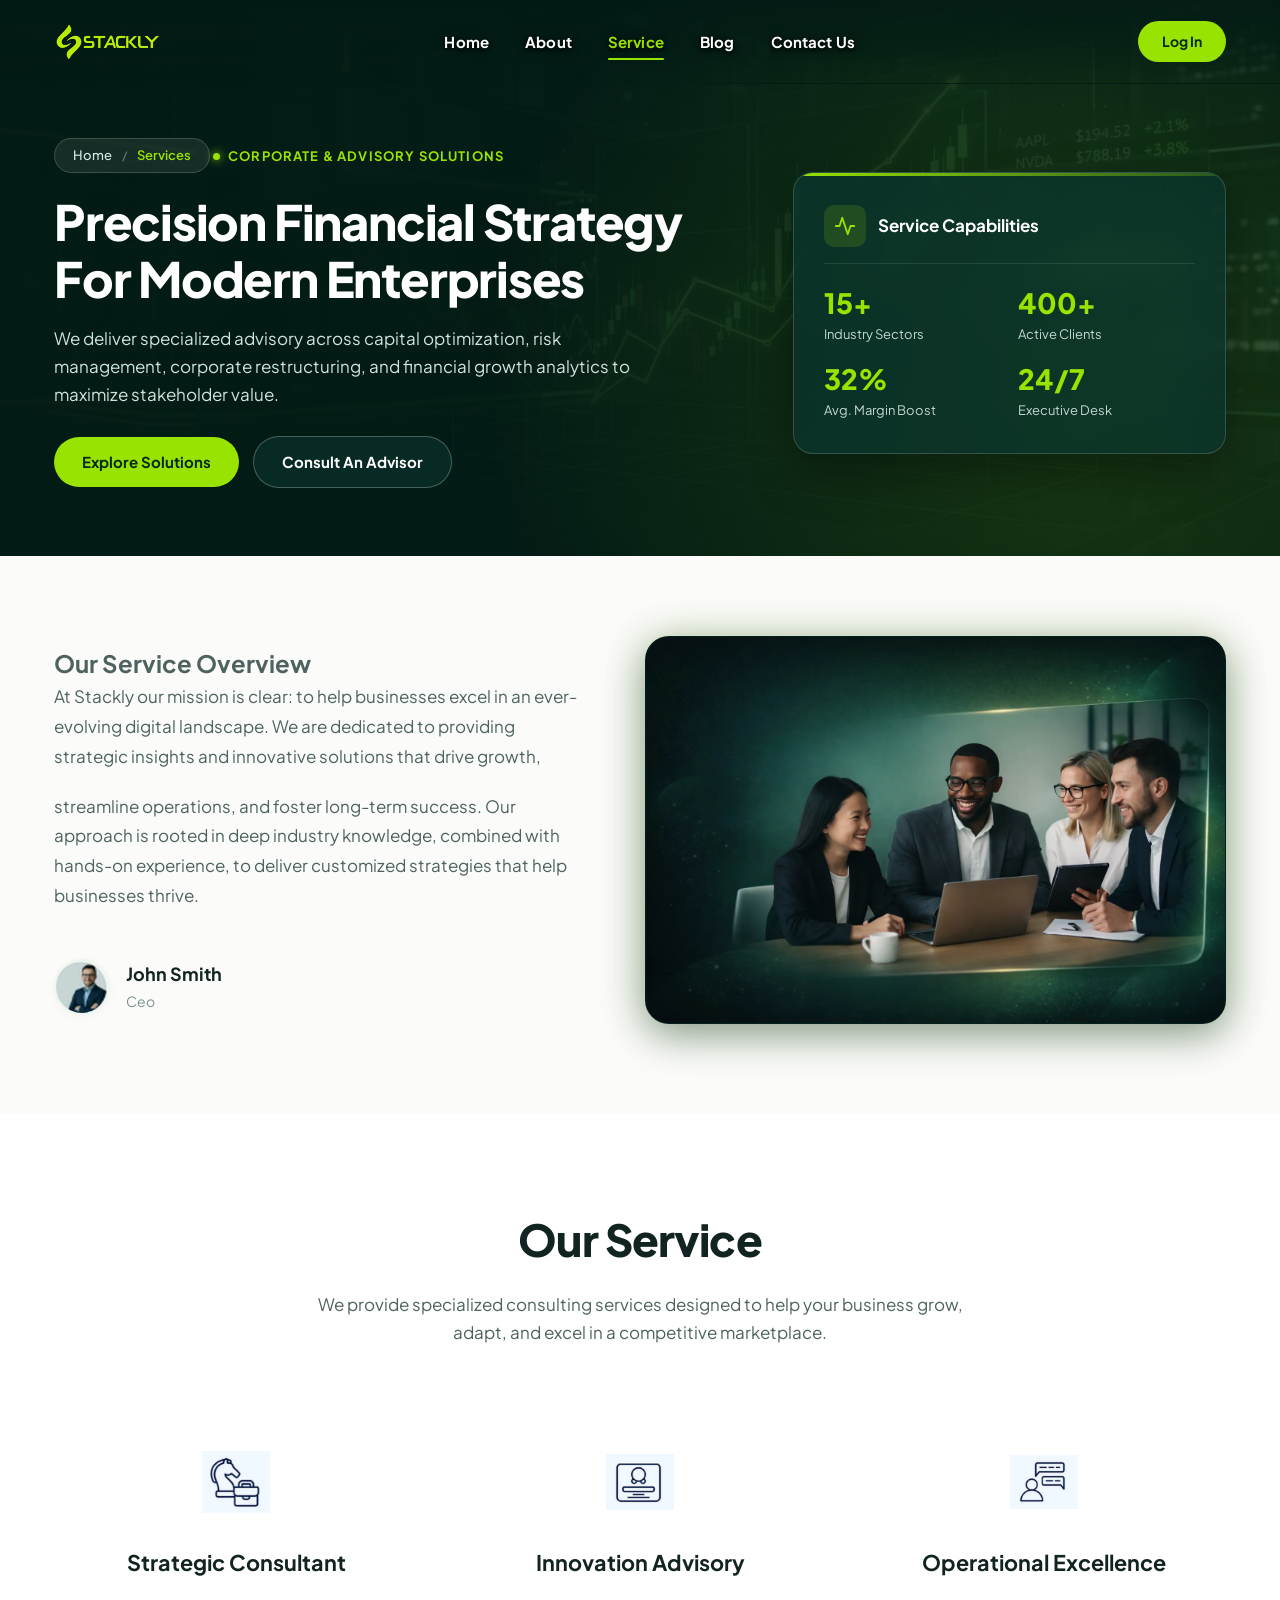
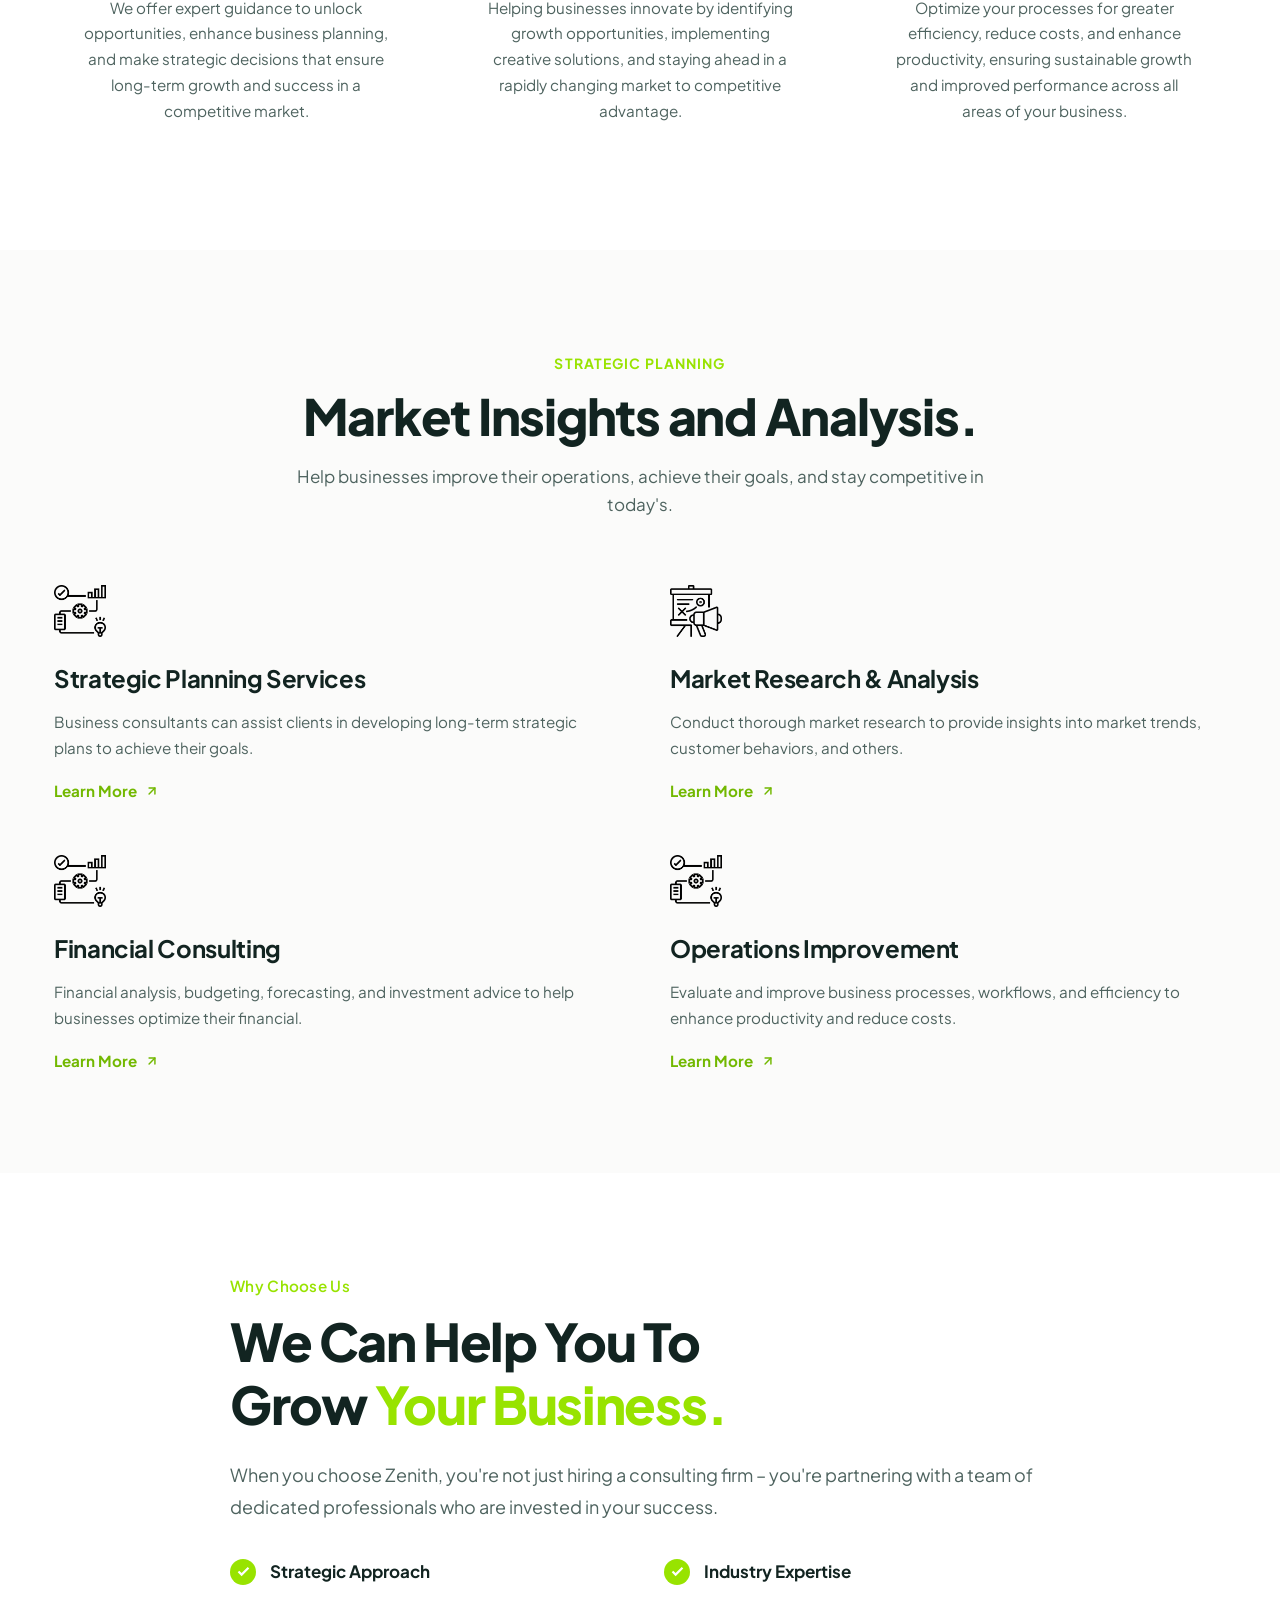
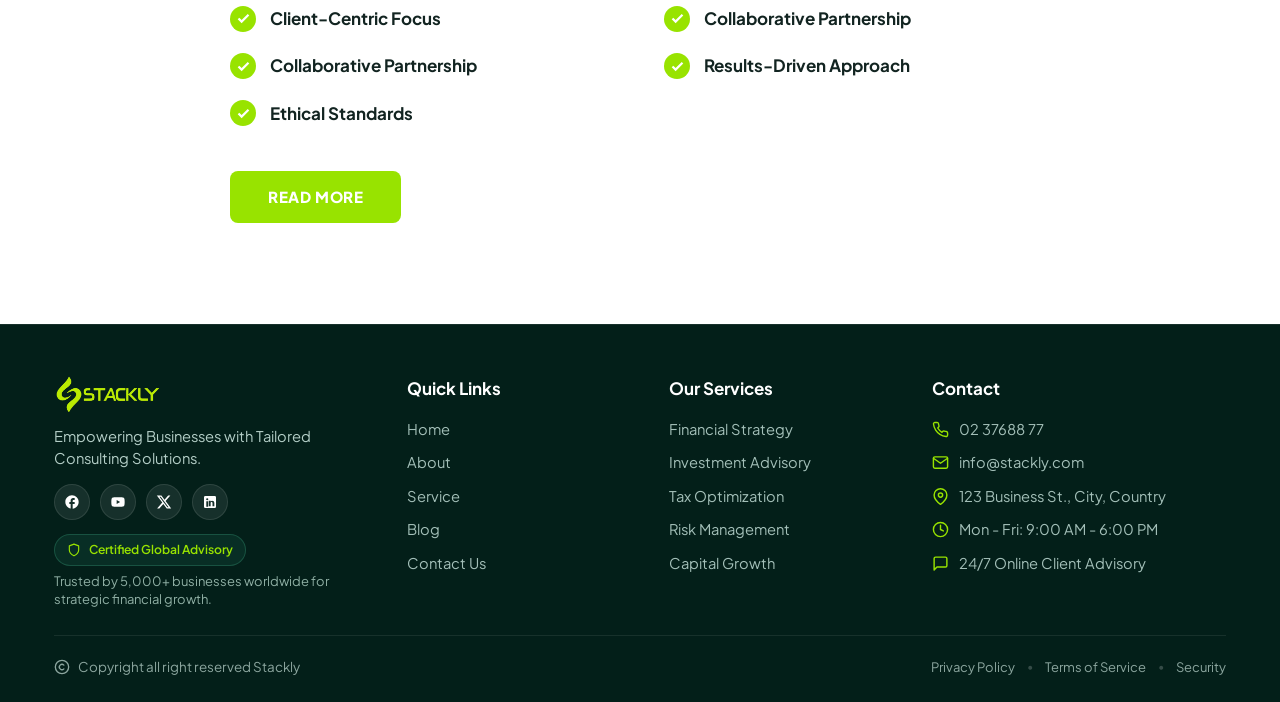
<file: service.html>
<!DOCTYPE html>
<html lang="en">
<head>
  <meta charset="UTF-8">
  <meta name="viewport" content="width=device-width, initial-scale=1.0">
  <title>Our Services - Stackly Finance Consulting</title>
  
  
  <link rel="icon" href="assets/top-logo.webp">
  
  
  <link rel="stylesheet" href="style.css">
</head>
<body class="preloader-active">
  <!-- =========================================================================
       PAGE PRELOADER (FINANCE INTELLIGENCE)
       ========================================================================= -->
  <div id="financePreloader" class="finance-preloader" role="status" aria-live="polite" aria-label="Loading Page">
    <div class="preloader-bg-overlay"></div>
    <div class="preloader-content-box">
      
      <div class="preloader-emblem-wrap">
        <div class="emblem-pulse-ring"></div>
        <div class="emblem-rotate-ring"></div>
        <svg class="preloader-emblem-svg" viewBox="0 0 80 80" fill="none" xmlns="http://www.w3.org/2000/svg">
          <circle cx="40" cy="40" r="36" stroke="rgba(152, 227, 0, 0.18)" stroke-width="2" />
          <circle class="preloader-ring-spinner" cx="40" cy="40" r="36" stroke="url(#preloaderGrad)" stroke-width="2.5" stroke-linecap="round" stroke-dasharray="56 170" />
          <rect class="p-bar p-bar-1" x="22" y="44" width="6" height="16" rx="2" fill="#4E635F" />
          <rect class="p-bar p-bar-2" x="31" y="36" width="6" height="24" rx="2" fill="#7E938F" />
          <rect class="p-bar p-bar-3" x="40" y="28" width="6" height="32" rx="2" fill="#98E300" />
          <rect class="p-bar p-bar-4" x="49" y="20" width="6" height="40" rx="2" fill="#00E599" />
          <path class="p-trend-line" d="M22 43 L32 34 L41 27 L51 18" stroke="#FFFFFF" stroke-width="2.5" stroke-linecap="round" stroke-linejoin="round" />
          <circle class="p-trend-glow" cx="51" cy="18" r="3.5" fill="#98E300" />
          <defs>
            <linearGradient id="preloaderGrad" x1="0%" y1="0%" x2="100%" y2="100%">
              <stop offset="0%" stop-color="#98E300" />
              <stop offset="50%" stop-color="#00E599" />
              <stop offset="100%" stop-color="#38BDF8" />
            </linearGradient>
          </defs>
        </svg>
      </div>

      
      <div class="preloader-brand">
        <h2 class="preloader-title">STACKLY<span class="preloader-accent">.</span></h2>
        <span class="preloader-sub">FINANCIAL CONSULTING</span>
      </div>

      
      <div class="preloader-status-bar">
        <span class="preloader-status-text" id="preloaderStatusText">Optimizing Financial Assets...</span>
        <span class="preloader-counter" id="preloaderPercent">0%</span>
      </div>

      
      <div class="preloader-progress-track">
        <div class="preloader-progress-fill" id="preloaderProgressFill"></div>
      </div>
    </div>
  </div>


  <!-- =========================================================================
       1. NAVIGATION BAR
       ========================================================================= -->
  <header class="site-header header-merged">
    <div class="container nav-container">
      
      <a href="index.html" class="brand-logo" aria-label="Stackly Home">
        <img src="assets/logo.webp" alt="Stackly Logo">
      </a>

      
      <nav class="nav-menu" id="navMenu">
        
        <div class="mobile-nav-header">
          <a href="index.html" class="mobile-nav-logo" aria-label="Stackly Home">
            <img src="assets/logo.webp" alt="Stackly Logo">
          </a>
          <button class="mobile-nav-close" id="mobileCloseBtn" aria-label="Close navigation menu">
            <svg viewBox="0 0 24 24" width="26" height="26" stroke="currentColor" stroke-width="2.5" stroke-linecap="round" stroke-linejoin="round" fill="none">
              <line x1="18" y1="6" x2="6" y2="18"></line>
              <line x1="6" y1="6" x2="18" y2="18"></line>
            </svg>
          </button>
        </div>

        
        <div class="mobile-nav-links">
          <a href="index.html" class="nav-link">
            <span class="nav-link-content">
              <span class="nav-icon">
                <svg viewBox="0 0 24 24" fill="none" stroke="currentColor" stroke-width="2" stroke-linecap="round" stroke-linejoin="round">
                  <path d="M3 9l9-7 9 7v11a2 2 0 0 1-2 2H5a2 2 0 0 1-2-2z"></path>
                  <polyline points="9 22 9 12 15 12 15 22"></polyline>
                </svg>
              </span>
              <span class="nav-text">Home</span>
            </span>
          </a>

          <a href="about.html" class="nav-link">
            <span class="nav-link-content">
              <span class="nav-icon">
                <svg viewBox="0 0 24 24" fill="none" stroke="currentColor" stroke-width="2" stroke-linecap="round" stroke-linejoin="round">
                  <path d="M20 21v-2a4 4 0 0 0-4-4H8a4 4 0 0 0-4 4v2"></path>
                  <circle cx="12" cy="7" r="4"></circle>
                </svg>
              </span>
              <span class="nav-text">About</span>
            </span>
          </a>

          <a href="service.html" class="nav-link active">
            <span class="nav-link-content">
              <span class="nav-icon">
                <svg viewBox="0 0 24 24" fill="none" stroke="currentColor" stroke-width="2" stroke-linecap="round" stroke-linejoin="round">
                  <rect x="2" y="7" width="20" height="14" rx="2" ry="2"></rect>
                  <path d="M16 21V5a2 2 0 0 0-2-2h-4a2 2 0 0 0-2 2v16"></path>
                </svg>
              </span>
              <span class="nav-text">Service</span>
            </span>
          </a>

          <a href="blog.html" class="nav-link">
            <span class="nav-link-content">
              <span class="nav-icon">
                <svg viewBox="0 0 24 24" fill="none" stroke="currentColor" stroke-width="2" stroke-linecap="round" stroke-linejoin="round">
                  <path d="M4 19.5A2.5 2.5 0 0 1 6.5 17H20"></path>
                  <path d="M6.5 2H20v20H6.5A2.5 2.5 0 0 1 4 19.5v-15A2.5 2.5 0 0 1 6.5 2z"></path>
                </svg>
              </span>
              <span class="nav-text">Blog</span>
            </span>
          </a>

          <a href="contact.html" class="nav-link">
            <span class="nav-link-content">
              <span class="nav-icon">
                <svg viewBox="0 0 24 24" fill="none" stroke="currentColor" stroke-width="2" stroke-linecap="round" stroke-linejoin="round">
                  <path d="M22 16.92v3a2 2 0 0 1-2.18 2 19.79 19.79 0 0 1-8.63-3.07 19.5 19.5 0 0 1-6-6 19.79 19.79 0 0 1-3.07-8.67A2 2 0 0 1 4.11 2h3a2 2 0 0 1 2 1.72 12.84 12.84 0 0 0 .7 2.81 2 2 0 0 1-.45 2.11L8.09 9.91a16 16 0 0 0 6 6l1.27-1.27a2 2 0 0 1 2.11-.45 12.84 12.84 0 0 0 2.81.7A2 2 0 0 1 22 16.92z"></path>
                </svg>
              </span>
              <span class="nav-text">Contact Us</span>
            </span>
          </a>
        </div>

        
        <div class="mobile-nav-footer">
          <a href="signin.html" class="btn btn-lime btn-mobile-login">
            <span class="nav-link-content">
              <span class="nav-icon">
                <svg viewBox="0 0 24 24" fill="none" stroke="currentColor" stroke-width="2" stroke-linecap="round" stroke-linejoin="round">
                  <path d="M15 3h4a2 2 0 0 1 2 2v14a2 2 0 0 1-2 2h-4"></path>
                  <polyline points="10 17 15 12 10 7"></polyline>
                  <line x1="15" y1="12" x2="3" y2="12"></line>
                </svg>
              </span>
              <span class="nav-text">Log In</span>
            </span>
          </a>
        </div>
      </nav>

      
      <div class="nav-cta">
        <a href="signin.html" class="btn btn-lime btn-nav-login">Log In</a>
        <button class="mobile-toggle" id="mobileToggle" aria-label="Toggle navigation menu">
          <span></span>
          <span></span>
          <span></span>
        </button>
      </div>
    </div>
  </header>

  
  <div class="mobile-overlay" id="mobileOverlay"></div>


  <!-- =========================================================================
       2. SERVICES PAGE HERO SECTION (CUSTOM BACKGROUND IMAGE)
       ========================================================================= -->
  <section class="subpage-hero" style="--subpage-hero-bg: url('assets/hero-service.webp');">
    <div class="subpage-hero-overlay"></div>
    <div class="container subpage-hero-container">
      
      <div class="subpage-hero-content" data-slide="left">
        <nav class="subpage-breadcrumb" aria-label="Breadcrumb">
          <a href="index.html">Home</a>
          <span class="breadcrumb-sep">/</span>
          <span class="breadcrumb-current">Services</span>
        </nav>
        <span class="subpage-hero-tag">Corporate & Advisory Solutions</span>
        <h1 class="subpage-hero-title">Precision Financial Strategy For Modern Enterprises</h1>
        <p class="subpage-hero-desc">We deliver specialized advisory across capital optimization, risk management, corporate restructuring, and financial growth analytics to maximize stakeholder value.</p>
        <div class="subpage-hero-actions">
          <a href="#servicesGrid" class="btn btn-lime">Explore Solutions</a>
          <a href="contact.html" class="btn btn-dark" style="border: 1px solid rgba(255, 255, 255, 0.25);">Consult An Advisor</a>
        </div>
      </div>

      
      <div class="subpage-hero-card" data-slide="right">
        <div class="subpage-hero-card-header">
          <div class="subpage-hero-card-icon">
            <svg viewBox="0 0 24 24" fill="none" stroke="currentColor" stroke-width="2" stroke-linecap="round" stroke-linejoin="round">
              <polyline points="22 12 18 12 15 21 9 3 6 12 2 12"/>
            </svg>
          </div>
          <h3>Service Capabilities</h3>
        </div>
        <div class="subpage-hero-stats-grid">
          <div class="subpage-hero-stat-item">
            <span class="subpage-hero-stat-val">15+</span>
            <span class="subpage-hero-stat-label">Industry Sectors</span>
          </div>
          <div class="subpage-hero-stat-item">
            <span class="subpage-hero-stat-val">400+</span>
            <span class="subpage-hero-stat-label">Active Clients</span>
          </div>
          <div class="subpage-hero-stat-item">
            <span class="subpage-hero-stat-val">32%</span>
            <span class="subpage-hero-stat-label">Avg. Margin Boost</span>
          </div>
          <div class="subpage-hero-stat-item">
            <span class="subpage-hero-stat-val">24/7</span>
            <span class="subpage-hero-stat-label">Executive Desk</span>
          </div>
        </div>
      </div>
    </div>
  </section>


  <!-- =========================================================================
       3. SERVICE INTRO & CEO HIGHLIGHT SECTION
       ========================================================================= -->
  <section class="section service-hero-section">
    <div class="container service-hero-grid">
      
      <div class="service-hero-content" data-slide="left">
        <h2>Our Service Overview</h2>
        <p>At Stackly our mission is clear: to help businesses excel in an ever-evolving digital landscape. We are dedicated to providing strategic insights and innovative solutions that drive growth,</p>
        <p>streamline operations, and foster long-term success. Our approach is rooted in deep industry knowledge, combined with hands-on experience, to deliver customized strategies that help businesses thrive.</p>
        
        
        <div class="service-ceo-profile">
          <div class="service-ceo-avatar">
            <img src="assets/ceo-avatar.webp" alt="John Smith">
          </div>
          <div class="service-ceo-info">
            <h4>John Smith</h4>
            <p>Ceo</p>
          </div>
        </div>
      </div>

      
      <div class="service-hero-image-wrap" data-slide="right">
        <img src="assets/hero-image.webp" alt="Stackly business consulting team meeting">
      </div>
    </div>
  </section>


  <!-- =========================================================================
       3. THREE CORE SERVICE PILLARS
       ========================================================================= -->
  <section class="section services-pillars-section" id="servicesGrid">
    <div class="container">
      <div class="pillar-header" data-reveal>
        <h2>Our Service</h2>
        <p>We provide specialized consulting services designed to help your business grow, adapt, and excel in a competitive marketplace.</p>
      </div>

      <div class="services-pillar-grid">
        
        <div class="pillar-card" data-reveal data-scale>
          <div class="pillar-icon-box">
            <img src="assets/service-1.webp" alt="Strategic Consultant Icon">
          </div>
          <h3>Strategic Consultant</h3>
          <p>We offer expert guidance to unlock opportunities, enhance business planning, and make strategic decisions that ensure long-term growth and success in a competitive market.</p>
        </div>

        
        <div class="pillar-card delay-1" data-reveal data-scale>
          <div class="pillar-icon-box">
            <img src="assets/service-2.webp" alt="Innovation Advisory Icon">
          </div>
          <h3>Innovation Advisory</h3>
          <p>Helping businesses innovate by identifying growth opportunities, implementing creative solutions, and staying ahead in a rapidly changing market to competitive advantage.</p>
        </div>

        
        <div class="pillar-card delay-2" data-reveal data-scale>
          <div class="pillar-icon-box">
            <img src="assets/service-3.webp" alt="Operational Excellence Icon">
          </div>
          <h3>Operational Excellence</h3>
          <p>Optimize your processes for greater efficiency, reduce costs, and enhance productivity, ensuring sustainable growth and improved performance across all areas of your business.</p>
        </div>
      </div>
    </div>
  </section>


  <!-- =========================================================================
       4. MARKET INSIGHTS AND ANALYSIS (4 DETAILED SERVICES GRID)
       ========================================================================= -->
  <section class="section market-insights-section">
    <div class="container">
      <div class="insights-header" data-reveal>
        <span class="section-tag">Strategic Planning</span>
        <h2>Market Insights and Analysis.</h2>
        <p>Help businesses improve their operations, achieve their goals, and stay competitive in today's.</p>
      </div>

      <div class="insights-grid">
        
        <div class="insight-card" data-reveal data-slide="left">
          <div class="insight-icon-wrap">
            <img src="assets/4cb58df2dc3c821780bdd019e52ef6744ee2ccb4.webp" alt="Strategic Planning Services Icon">
          </div>
          <h3>Strategic Planning Services</h3>
          <p>Business consultants can assist clients in developing long-term strategic plans to achieve their goals.</p>
          <a href="404.html" class="insight-arrow-link">
            <span>Learn More</span>
            <svg viewBox="0 0 24 24" fill="none" stroke="currentColor" stroke-width="2.5" stroke-linecap="round" stroke-linejoin="round">
              <line x1="7" y1="17" x2="17" y2="7"></line>
              <polyline points="7 7 17 7 17 17"></polyline>
            </svg>
          </a>
        </div>

        
        <div class="insight-card delay-1" data-reveal data-slide="right">
          <div class="insight-icon-wrap">
            <img src="assets/d0f508cc28f7cf3d2c9ebacce1493459d006a64e.webp" alt="Market Research & Analysis Icon">
          </div>
          <h3>Market Research & Analysis</h3>
          <p>Conduct thorough market research to provide insights into market trends, customer behaviors, and others.</p>
          <a href="404.html" class="insight-arrow-link">
            <span>Learn More</span>
            <svg viewBox="0 0 24 24" fill="none" stroke="currentColor" stroke-width="2.5" stroke-linecap="round" stroke-linejoin="round">
              <line x1="7" y1="17" x2="17" y2="7"></line>
              <polyline points="7 7 17 7 17 17"></polyline>
            </svg>
          </a>
        </div>

        
        <div class="insight-card delay-2" data-reveal data-slide="left">
          <div class="insight-icon-wrap">
            <img src="assets/4cb58df2dc3c821780bdd019e52ef6744ee2ccb4.webp" alt="Financial Consulting Icon">
          </div>
          <h3>Financial Consulting</h3>
          <p>Financial analysis, budgeting, forecasting, and investment advice to help businesses optimize their financial.</p>
          <a href="404.html" class="insight-arrow-link">
            <span>Learn More</span>
            <svg viewBox="0 0 24 24" fill="none" stroke="currentColor" stroke-width="2.5" stroke-linecap="round" stroke-linejoin="round">
              <line x1="7" y1="17" x2="17" y2="7"></line>
              <polyline points="7 7 17 7 17 17"></polyline>
            </svg>
          </a>
        </div>

        
        <div class="insight-card delay-3" data-reveal data-slide="right">
          <div class="insight-icon-wrap">
            <img src="assets/4cb58df2dc3c821780bdd019e52ef6744ee2ccb4.webp" alt="Operations Improvement Icon">
          </div>
          <h3>Operations Improvement</h3>
          <p>Evaluate and improve business processes, workflows, and efficiency to enhance productivity and reduce costs.</p>
          <a href="404.html" class="insight-arrow-link">
            <span>Learn More</span>
            <svg viewBox="0 0 24 24" fill="none" stroke="currentColor" stroke-width="2.5" stroke-linecap="round" stroke-linejoin="round">
              <line x1="7" y1="17" x2="17" y2="7"></line>
              <polyline points="7 7 17 7 17 17"></polyline>
            </svg>
          </a>
        </div>
      </div>
    </div>
  </section>


  <!-- =========================================================================
       5. WHY CHOOSE US (WE CAN HELP YOU TO GROW YOUR BUSINESS)
       ========================================================================= -->
  <section class="section why-choose-section">
    <div class="container">
      <div class="why-choose-wrap" data-reveal>
        <span class="section-tag">Why Choose Us</span>
        <h2>We Can Help You To<br>Grow <span class="highlight-lime">Your Business.</span></h2>
        <p class="why-choose-desc">When you choose Zenith, you're not just hiring a consulting firm – you're partnering with a team of dedicated professionals who are invested in your success.</p>
        
        
        <div class="checklist-grid">
          
          <div class="check-item">
            <span class="check-icon">
              <svg viewBox="0 0 24 24" fill="none" stroke="currentColor">
                <polyline points="20 6 9 17 4 12"></polyline>
              </svg>
            </span>
            <span>Strategic Approach</span>
          </div>

          
          <div class="check-item">
            <span class="check-icon">
              <svg viewBox="0 0 24 24" fill="none" stroke="currentColor">
                <polyline points="20 6 9 17 4 12"></polyline>
              </svg>
            </span>
            <span>Industry Expertise</span>
          </div>

          
          <div class="check-item">
            <span class="check-icon">
              <svg viewBox="0 0 24 24" fill="none" stroke="currentColor">
                <polyline points="20 6 9 17 4 12"></polyline>
              </svg>
            </span>
            <span>Client-Centric Focus</span>
          </div>

          
          <div class="check-item">
            <span class="check-icon">
              <svg viewBox="0 0 24 24" fill="none" stroke="currentColor">
                <polyline points="20 6 9 17 4 12"></polyline>
              </svg>
            </span>
            <span>Collaborative Partnership</span>
          </div>

          
          <div class="check-item">
            <span class="check-icon">
              <svg viewBox="0 0 24 24" fill="none" stroke="currentColor">
                <polyline points="20 6 9 17 4 12"></polyline>
              </svg>
            </span>
            <span>Collaborative Partnership</span>
          </div>

          
          <div class="check-item">
            <span class="check-icon">
              <svg viewBox="0 0 24 24" fill="none" stroke="currentColor">
                <polyline points="20 6 9 17 4 12"></polyline>
              </svg>
            </span>
            <span>Results-Driven Approach</span>
          </div>

          
          <div class="check-item">
            <span class="check-icon">
              <svg viewBox="0 0 24 24" fill="none" stroke="currentColor">
                <polyline points="20 6 9 17 4 12"></polyline>
              </svg>
            </span>
            <span>Ethical Standards</span>
          </div>
        </div>

        
        <a href="blog.html" class="btn btn-lime why-choose-btn">READ MORE</a>
      </div>
    </div>
  </section>


  <!-- =========================================================================
       6. FOOTER
       ========================================================================= -->
  <footer class="site-footer">
    <div class="container footer-container">
      <div class="footer-grid">
        
        <div class="footer-col footer-brand">
          <a href="index.html" class="brand-logo" aria-label="Stackly Home">
            <img src="assets/logo.webp" alt="Stackly Logo">
          </a>
          <p>Empowering Businesses with Tailored Consulting Solutions.</p>
          <div class="social-links">
            <a href="404.html" class="social-icon" aria-label="Facebook">
              <svg viewBox="0 0 24 24"><path d="M22 12c0-5.52-4.48-10-10-10S2 6.48 2 12c0 4.84 3.44 8.87 8 9.8V15H8v-3h2V9.5C10 7.57 11.57 6 13.5 6H16v3h-2c-.55 0-1 .45-1 1v2h3v3h-3v6.95c5.05-.5 9-4.76 9-9.95z"/></svg>
            </a>
            <a href="404.html" class="social-icon" aria-label="YouTube">
              <svg viewBox="0 0 24 24"><path d="M21.58 7.19a2.5 2.5 0 00-1.76-1.77C18.25 5 12 5 12 5s-6.25 0-7.82.42A2.5 2.5 0 002.42 7.19C2 8.76 2 12 2 12s0 3.24.42 4.81a2.5 2.5 0 001.76 1.77C5.75 19 12 19 12 19s6.25 0 7.82-.42a2.5 2.5 0 001.76-1.77C22 15.24 22 12 22 12s0-3.24-.42-4.81zM10 15V9l5.2 3-5.2 3z"/></svg>
            </a>
            <a href="404.html" class="social-icon" aria-label="X (Twitter)">
              <svg viewBox="0 0 24 24"><path d="M18.244 2.25h3.308l-7.227 8.26 8.502 11.24H16.17l-5.214-6.817L4.99 21.75H1.68l7.73-8.835L1.254 2.25H8.08l4.713 6.231zm-1.161 17.52h1.833L7.084 4.126H5.117z"/></svg>
            </a>
            <a href="404.html" class="social-icon" aria-label="LinkedIn">
              <svg viewBox="0 0 24 24"><path d="M19 3a2 2 0 0 1 2 2v14a2 2 0 0 1-2 2H5a2 2 0 0 1-2-2V5a2 2 0 0 1 2-2h14m-.5 15.5v-5.3a3.26 3.26 0 0 0-3.26-3.26c-.85 0-1.84.52-2.28 1.3v-1.11h-2.79v8.37h2.79v-4.93c0-.77.62-1.4 1.39-1.4a1.4 1.4 0 0 1 1.4 1.4v4.93h2.75M6.46 10.9v8.37H9.2V10.9H6.46M7.83 6.25a1.62 1.62 0 1 0 0 3.24 1.62 1.62 0 0 0 0-3.24z"/></svg>
            </a>
          </div>
          <div class="footer-badge">
            <svg viewBox="0 0 24 24" fill="none" stroke="currentColor" stroke-width="2" stroke-linecap="round" stroke-linejoin="round">
              <path d="M12 22s8-4 8-10V5l-8-3-8 3v7c0 6 8 10 8 10z"/>
            </svg>
            <span>Certified Global Advisory</span>
          </div>
          <p class="footer-sub-note">Trusted by 5,000+ businesses worldwide for strategic financial growth.</p>
        </div>

        
        <div class="footer-col">
          <h4>Quick Links</h4>
          <div class="footer-links">
            <a href="index.html">Home</a>
            <a href="about.html">About</a>
            <a href="service.html">Service</a>
            <a href="blog.html">Blog</a>
            <a href="contact.html">Contact Us</a>
          </div>
        </div>

        
        <div class="footer-col">
          <h4>Our Services</h4>
          <div class="footer-links">
            <a href="404.html">Financial Strategy</a>
            <a href="404.html">Investment Advisory</a>
            <a href="404.html">Tax Optimization</a>
            <a href="404.html">Risk Management</a>
            <a href="404.html">Capital Growth</a>
          </div>
        </div>

        
        <div class="footer-col">
          <h4>Contact</h4>
          <div class="footer-contact-list">
            <div class="footer-contact-item">
              <svg viewBox="0 0 24 24" fill="none" stroke="currentColor" stroke-width="2" stroke-linecap="round" stroke-linejoin="round">
                <path d="M22 16.92v3a2 2 0 0 1-2.18 2 19.79 19.79 0 0 1-8.63-3.07 19.5 19.5 0 0 1-6-6 19.79 19.79 0 0 1-3.07-8.67A2 2 0 0 1 4.11 2h3a2 2 0 0 1 2 1.72 12.84 12.84 0 0 0 .7 2.81 2 2 0 0 1-.45 2.11L8.09 9.91a16 16 0 0 0 6 6l1.27-1.27a2 2 0 0 1 2.11-.45 12.84 12.84 0 0 0 2.81.7A2 2 0 0 1 22 16.92z"></path>
              </svg>
              <span>02 37688 77</span>
            </div>
            <div class="footer-contact-item">
              <svg viewBox="0 0 24 24" fill="none" stroke="currentColor" stroke-width="2" stroke-linecap="round" stroke-linejoin="round">
                <path d="M4 4h16c1.1 0 2 .9 2 2v12c0 1.1-.9 2-2 2H4c-1.1 0-2-.9-2-2V6c0-1.1.9-2 2-2z"></path>
                <polyline points="22,6 12,13 2,6"></polyline>
              </svg>
              <span>info@stackly.com</span>
            </div>
            <div class="footer-contact-item">
              <svg viewBox="0 0 24 24" fill="none" stroke="currentColor" stroke-width="2" stroke-linecap="round" stroke-linejoin="round">
                <path d="M21 10c0 7-9 13-9 13s-9-6-9-13a9 9 0 0 1 18 0z"></path>
                <circle cx="12" cy="10" r="3"></circle>
              </svg>
              <span>123 Business St., City, Country</span>
            </div>
            <div class="footer-contact-item">
              <svg viewBox="0 0 24 24" fill="none" stroke="currentColor" stroke-width="2" stroke-linecap="round" stroke-linejoin="round">
                <circle cx="12" cy="12" r="10"></circle>
                <polyline points="12 6 12 12 16 14"></polyline>
              </svg>
              <span>Mon - Fri: 9:00 AM - 6:00 PM</span>
            </div>
            <div class="footer-contact-item">
              <svg viewBox="0 0 24 24" fill="none" stroke="currentColor" stroke-width="2" stroke-linecap="round" stroke-linejoin="round">
                <path d="M21 15a2 2 0 0 1-2 2H7l-4 4V5a2 2 0 0 1 2-2h14a2 2 0 0 1 2 2z"></path>
              </svg>
              <span>24/7 Online Client Advisory</span>
            </div>
          </div>
        </div>
      </div>

      
      <div class="footer-bottom">
        <div class="footer-bottom-copy">
          <svg viewBox="0 0 24 24" width="16" height="16" fill="none" stroke="currentColor" stroke-width="2" stroke-linecap="round" stroke-linejoin="round">
            <circle cx="12" cy="12" r="10"></circle>
            <path d="M14.83 14.83a4 4 0 1 1 0-5.66"></path>
          </svg>
          <span>Copyright all right reserved Stackly</span>
        </div>
        <div class="footer-bottom-links">
          <a href="404.html">Privacy Policy</a>
          <span>•</span>
          <a href="404.html">Terms of Service</a>
          <span>•</span>
          <a href="404.html">Security</a>
        </div>
      </div>
    </div>
  </footer>

  
  <script src="main.js"></script>
</body>
</html>
</file>
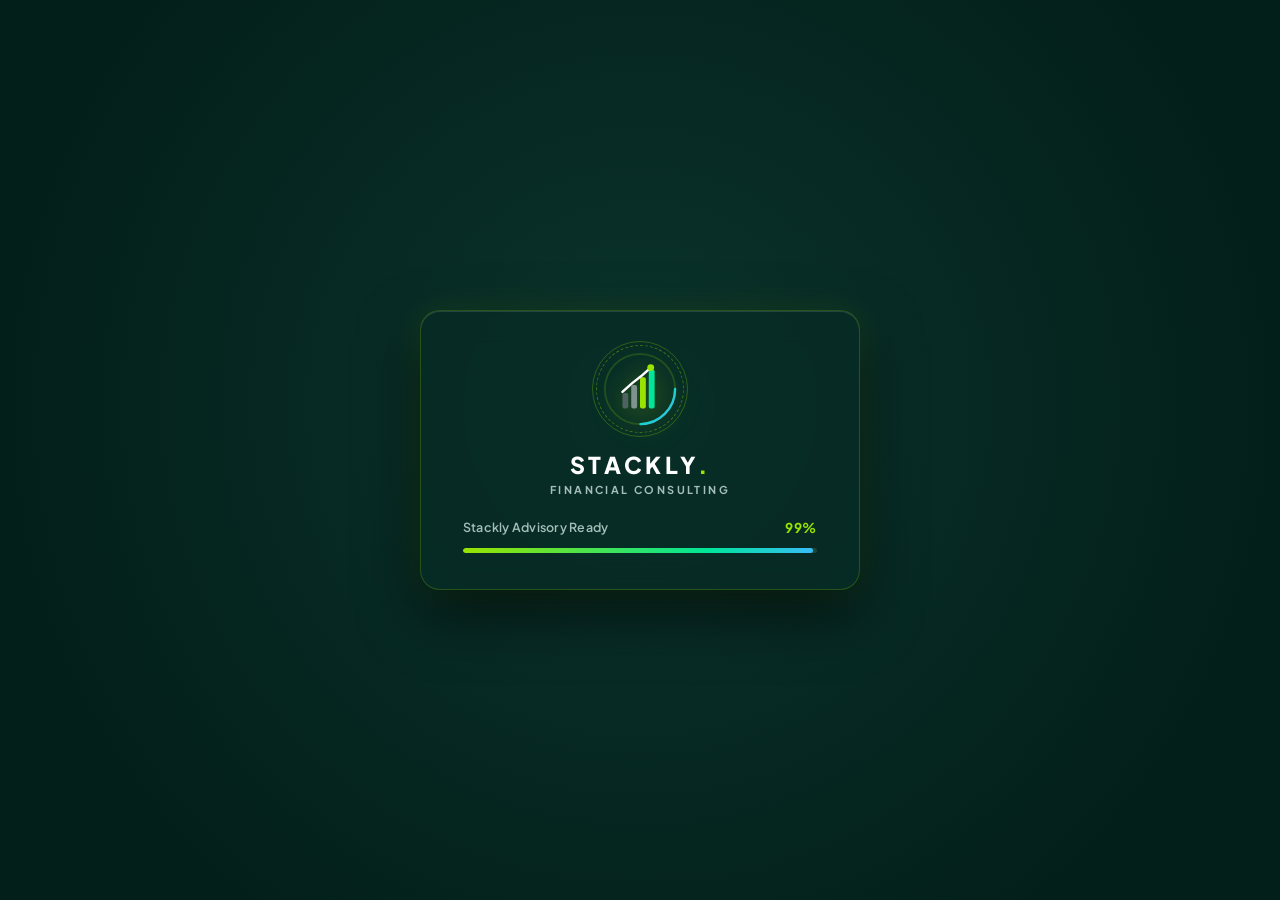
<file: signin.html>
<!DOCTYPE html>
<html lang="en">
<head>
  <meta charset="UTF-8">
  <meta name="viewport" content="width=device-width, initial-scale=1.0">
  <title>Sign In - Stackly Finance Consulting</title>

  
  <link rel="icon" href="assets/top-logo.webp">

  
  <link rel="stylesheet" href="style.css">
</head>
<body class="preloader-active auth-page">
  <!-- =========================================================================
       PAGE PRELOADER (FINANCE INTELLIGENCE)
       ========================================================================= -->
  <div id="financePreloader" class="finance-preloader" role="status" aria-live="polite" aria-label="Loading Page">
    <div class="preloader-bg-overlay"></div>
    <div class="preloader-content-box">
      
      <div class="preloader-emblem-wrap">
        <div class="emblem-pulse-ring"></div>
        <div class="emblem-rotate-ring"></div>
        <svg class="preloader-emblem-svg" viewBox="0 0 80 80" fill="none" xmlns="http://www.w3.org/2000/svg">
          <circle cx="40" cy="40" r="36" stroke="rgba(152, 227, 0, 0.18)" stroke-width="2" />
          <circle class="preloader-ring-spinner" cx="40" cy="40" r="36" stroke="url(#preloaderGrad)" stroke-width="2.5" stroke-linecap="round" stroke-dasharray="56 170" />
          <rect class="p-bar p-bar-1" x="22" y="44" width="6" height="16" rx="2" fill="#4E635F" />
          <rect class="p-bar p-bar-2" x="31" y="36" width="6" height="24" rx="2" fill="#7E938F" />
          <rect class="p-bar p-bar-3" x="40" y="28" width="6" height="32" rx="2" fill="#98E300" />
          <rect class="p-bar p-bar-4" x="49" y="20" width="6" height="40" rx="2" fill="#00E599" />
          <path class="p-trend-line" d="M22 43 L32 34 L41 27 L51 18" stroke="#FFFFFF" stroke-width="2.5" stroke-linecap="round" stroke-linejoin="round" />
          <circle class="p-trend-glow" cx="51" cy="18" r="3.5" fill="#98E300" />
          <defs>
            <linearGradient id="preloaderGrad" x1="0%" y1="0%" x2="100%" y2="100%">
              <stop offset="0%" stop-color="#98E300" />
              <stop offset="50%" stop-color="#00E599" />
              <stop offset="100%" stop-color="#38BDF8" />
            </linearGradient>
          </defs>
        </svg>
      </div>

      
      <div class="preloader-brand">
        <h2 class="preloader-title">STACKLY<span class="preloader-accent">.</span></h2>
        <span class="preloader-sub">FINANCIAL CONSULTING</span>
      </div>

      
      <div class="preloader-status-bar">
        <span class="preloader-status-text" id="preloaderStatusText">Optimizing Financial Assets...</span>
        <span class="preloader-counter" id="preloaderPercent">0%</span>
      </div>

      
      <div class="preloader-progress-track">
        <div class="preloader-progress-fill" id="preloaderProgressFill"></div>
      </div>
    </div>
  </div>


  <main class="auth-wrapper">
    
    <div class="auth-form-container">
      
      <div class="auth-header-bar">
        <a href="index.html" class="auth-brand" aria-label="Stackly Home">
          <img src="assets/logo.webp" alt="Stackly Logo">
        </a>
        <a href="index.html" class="auth-back-btn" title="Back to Home">
          <svg viewBox="0 0 24 24" fill="none" stroke="currentColor" stroke-width="2.2" stroke-linecap="round" stroke-linejoin="round">
            <line x1="19" y1="12" x2="5" y2="12"></line>
            <polyline points="12 19 5 12 12 5"></polyline>
          </svg>
          <span>Back to Home</span>
        </a>
      </div>

      <h1 class="auth-title">Welcome back!</h1>
      <p class="auth-subtitle">Select your account role and enter credentials to access your dashboard</p>

      
      <div class="role-select-section">
        <span class="role-select-label">Select Account Role:</span>
        <div class="role-select-grid">
          <div class="role-card active" data-role="corporate" id="roleCorporate" role="button" tabindex="0">
            <div class="role-icon">
              <svg viewBox="0 0 24 24" fill="none" stroke="currentColor" stroke-width="2" stroke-linecap="round" stroke-linejoin="round">
                <path d="M20 21v-2a4 4 0 0 0-4-4H8a4 4 0 0 0-4 4v2"></path>
                <circle cx="12" cy="7" r="4"></circle>
              </svg>
            </div>
            <div class="role-text">
              <h4>Corporate Client</h4>
              <p>Audits, Advisory &amp; Vault</p>
            </div>
            <div class="role-card-check">
              <svg viewBox="0 0 24 24" fill="none" stroke="currentColor" stroke-width="2.5" stroke-linecap="round" stroke-linejoin="round">
                <polyline points="20 6 9 17 4 12"></polyline>
              </svg>
            </div>
          </div>

          <div class="role-card" data-role="admin" id="roleAdmin" role="button" tabindex="0">
            <div class="role-icon">
              <svg viewBox="0 0 24 24" fill="none" stroke="currentColor" stroke-width="2" stroke-linecap="round" stroke-linejoin="round">
                <path d="M12 22s8-4 8-10V5l-8-3-8 3v7c0 6 8 10 8 10z"></path>
              </svg>
            </div>
            <div class="role-text">
              <h4>Partner / Admin</h4>
              <p>Practice Ops &amp; Filings</p>
            </div>
            <div class="role-card-check">
              <svg viewBox="0 0 24 24" fill="none" stroke="currentColor" stroke-width="2.5" stroke-linecap="round" stroke-linejoin="round">
                <polyline points="20 6 9 17 4 12"></polyline>
              </svg>
            </div>
          </div>
        </div>
      </div>

      <form class="auth-form" id="signinForm" novalidate>
        
        <input type="hidden" id="selectedRole" name="selectedRole" value="corporate">

        
        <div class="auth-field" id="signinEmailField">
          <label for="signinEmail" class="auth-label">Email address</label>
          <div class="auth-input-wrap">
            <input type="email" id="signinEmail" class="auth-input" placeholder="Enter your corporate email" required autocomplete="email">
          </div>
          <div class="auth-error-msg" id="signinEmailError"></div>
        </div>

        
        <div class="auth-field" id="signinPasswordField">
          <div class="auth-label-row">
            <label for="signinPassword" class="auth-label">Password</label>
            <a href="404.html" class="auth-forgot-link">forgot password</a>
          </div>
          <div class="auth-input-wrap">
            <input type="password" id="signinPassword" class="auth-input" placeholder="Enter your password" required autocomplete="current-password">
            <button type="button" class="password-toggle-btn" aria-label="Show password">
              <svg viewBox="0 0 24 24" fill="none" stroke="currentColor" stroke-width="2" stroke-linecap="round" stroke-linejoin="round">
                <path d="M1 12s4-8 11-8 11 8 11 8-4 8-11 8-11-8-11-8z"></path>
                <circle cx="12" cy="12" r="3"></circle>
              </svg>
            </button>
          </div>
          <div class="auth-error-msg" id="signinPasswordError"></div>
        </div>

        
        <label class="auth-checkbox-row">
          <input type="checkbox" id="rememberMe" class="auth-checkbox">
          <span>Remember for 30 days</span>
        </label>

        
        <button type="submit" class="btn-auth-submit">Login</button>

        
        <div class="auth-divider">
          <span>Or</span>
        </div>

        
        <div class="auth-social-row">
          <button type="button" class="btn-social" onclick="window.location.href='404.html'">
            <svg viewBox="0 0 48 48" width="18" height="18" xmlns="http://www.w3.org/2000/svg">
              <path fill="#EA4335" d="M24 9.5c3.54 0 6.71 1.22 9.21 3.6l6.85-6.85C35.9 2.38 30.47 0 24 0 14.62 0 6.51 5.38 2.56 13.22l7.98 6.19C12.43 13.72 17.74 9.5 24 9.5z"/>
              <path fill="#4285F4" d="M46.98 24.55c0-1.57-.15-3.09-.38-4.55H24v9.02h12.94c-.58 2.96-2.26 5.48-4.78 7.18l7.73 6c4.51-4.18 7.09-10.36 7.09-17.65z"/>
              <path fill="#FBBC05" d="M10.53 28.59c-.48-1.45-.76-2.99-.76-4.59s.27-3.14.76-4.59l-7.98-6.19C.92 16.46 0 20.12 0 24c0 3.88.92 7.54 2.55 10.78l7.98-6.19z"/>
              <path fill="#34A853" d="M24 48c6.48 0 11.93-2.13 15.89-5.81l-7.73-6c-2.15 1.45-4.92 2.3-8.16 2.3-6.26 0-11.57-4.22-13.47-9.91l-7.98 6.19C6.51 42.62 14.62 48 24 48z"/>
              <path fill="none" d="M0 0h48v48H0z"/>
            </svg>
            <span>Sign in with Google</span>
          </button>
          <button type="button" class="btn-social" onclick="window.location.href='404.html'">
            <svg viewBox="0 0 170 170" width="18" height="18" fill="currentColor" xmlns="http://www.w3.org/2000/svg">
              <path d="M150.37 130.25c-2.45 5.66-5.35 10.87-8.71 15.66-4.58 6.53-8.33 11.05-11.22 13.56-4.48 4.12-9.28 6.23-14.42 6.35-3.69 0-8.14-1.05-13.32-3.18-5.19-2.12-9.97-3.17-14.34-3.17-4.58 0-9.49 1.05-14.75 3.17-5.26 2.13-9.5 3.24-12.74 3.35-4.35.13-9.16-1.9-14.42-6.08-3.7-3.07-7.63-7.85-11.78-14.34-6.3-9.83-11.41-21.03-15.34-33.6-3.92-12.57-5.89-24.32-5.89-35.25 0-14.83 3.8-27.21 11.41-37.13 7.6-9.93 17.15-14.99 28.65-15.19 4.9.11 10.22 1.34 15.96 3.69 5.74 2.35 9.4 3.59 10.99 3.69 1.81-.1 5.74-1.39 11.79-3.86 6.04-2.48 11.39-3.57 16.05-3.29 13.37 1.09 23.82 5.92 31.33 14.51-11.73 7.07-17.48 16.96-17.26 29.66.22 10 4.13 18.26 11.74 24.78 4.35 3.8 9.35 6.47 15.01 8.01-2.4 7.07-5.29 14.24-8.68 21.5zM119.22 33.15c0-7.39 2.68-14.47 8.03-21.23 5.36-6.76 12.01-11.16 19.96-13.2 0 .91.07 1.83.07 2.76 0 7.18-2.82 14.28-8.45 21.32-5.63 7.04-12.3 11.23-20.02 12.57-.22-.74-.33-1.48-.33-2.22z"/>
            </svg>
            <span>Sign in with Apple</span>
          </button>
        </div>

        
        <p class="auth-switch-text">
          Don't have an account? <a href="signup.html">Sign Up</a>
        </p>
      </form>
    </div>

    
    <div class="auth-image-container">
      <img src="assets/signin-illustration.webp" alt="Stackly Executive Advisory Meeting Workspace">
    </div>
  </main>

  
  <script src="main.js"></script>
</body>
</html>
</file>
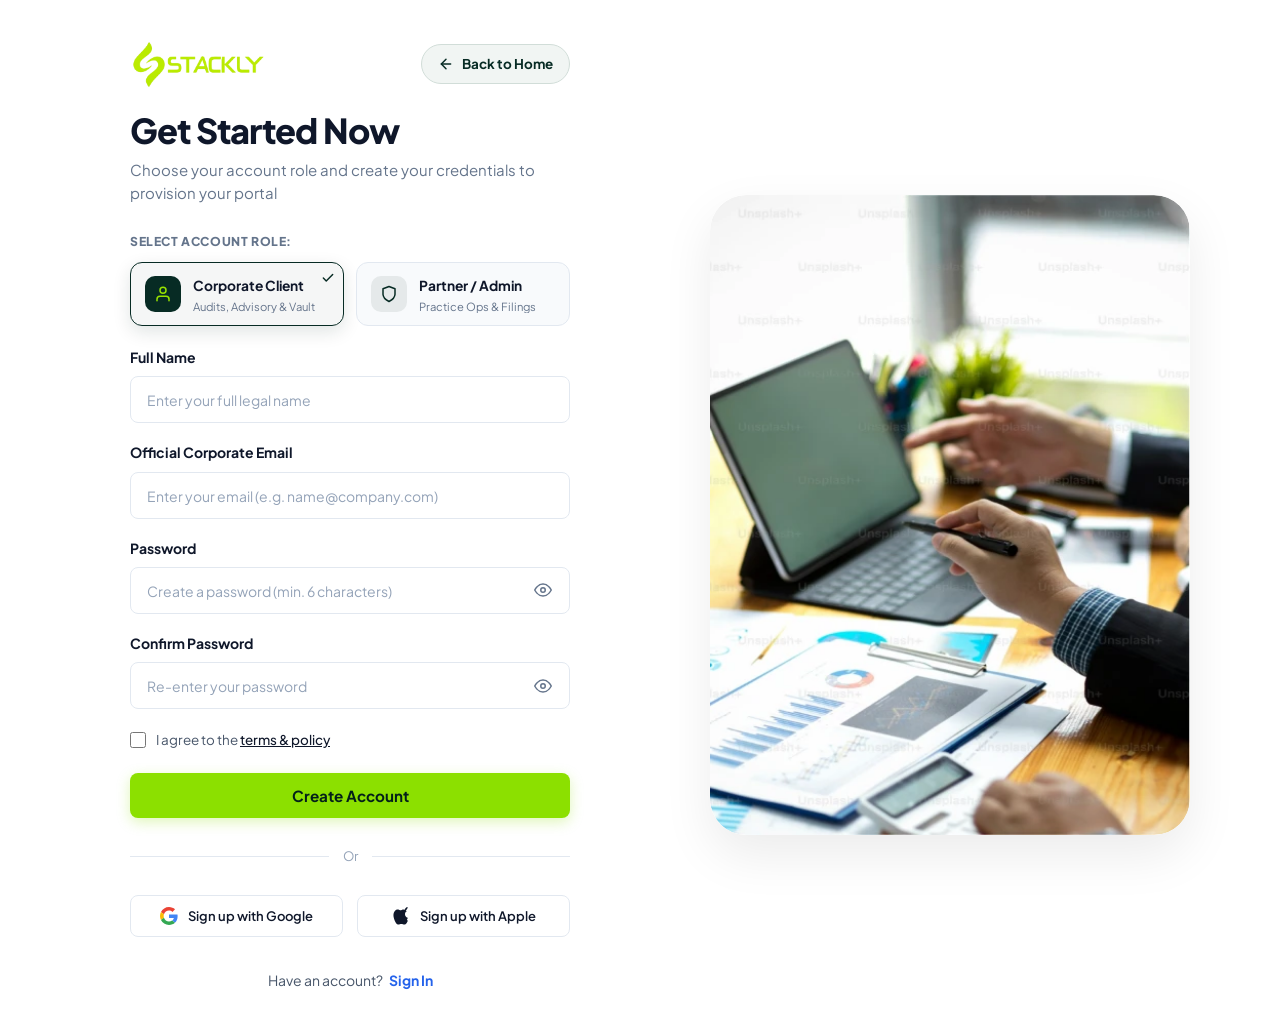
<file: signup.html>
<!DOCTYPE html>
<html lang="en">
<head>
  <meta charset="UTF-8">
  <meta name="viewport" content="width=device-width, initial-scale=1.0">
  <title>Sign Up - Stackly Finance Consulting</title>

  
  <link rel="icon" href="assets/top-logo.webp">

  
  <link rel="stylesheet" href="style.css">
</head>
<body class="preloader-active auth-page">
  <!-- =========================================================================
       PAGE PRELOADER (FINANCE INTELLIGENCE)
       ========================================================================= -->
  <div id="financePreloader" class="finance-preloader" role="status" aria-live="polite" aria-label="Loading Page">
    <div class="preloader-bg-overlay"></div>
    <div class="preloader-content-box">
      
      <div class="preloader-emblem-wrap">
        <div class="emblem-pulse-ring"></div>
        <div class="emblem-rotate-ring"></div>
        <svg class="preloader-emblem-svg" viewBox="0 0 80 80" fill="none" xmlns="http://www.w3.org/2000/svg">
          <circle cx="40" cy="40" r="36" stroke="rgba(152, 227, 0, 0.18)" stroke-width="2" />
          <circle class="preloader-ring-spinner" cx="40" cy="40" r="36" stroke="url(#preloaderGrad)" stroke-width="2.5" stroke-linecap="round" stroke-dasharray="56 170" />
          <rect class="p-bar p-bar-1" x="22" y="44" width="6" height="16" rx="2" fill="#4E635F" />
          <rect class="p-bar p-bar-2" x="31" y="36" width="6" height="24" rx="2" fill="#7E938F" />
          <rect class="p-bar p-bar-3" x="40" y="28" width="6" height="32" rx="2" fill="#98E300" />
          <rect class="p-bar p-bar-4" x="49" y="20" width="6" height="40" rx="2" fill="#00E599" />
          <path class="p-trend-line" d="M22 43 L32 34 L41 27 L51 18" stroke="#FFFFFF" stroke-width="2.5" stroke-linecap="round" stroke-linejoin="round" />
          <circle class="p-trend-glow" cx="51" cy="18" r="3.5" fill="#98E300" />
          <defs>
            <linearGradient id="preloaderGrad" x1="0%" y1="0%" x2="100%" y2="100%">
              <stop offset="0%" stop-color="#98E300" />
              <stop offset="50%" stop-color="#00E599" />
              <stop offset="100%" stop-color="#38BDF8" />
            </linearGradient>
          </defs>
        </svg>
      </div>

      
      <div class="preloader-brand">
        <h2 class="preloader-title">STACKLY<span class="preloader-accent">.</span></h2>
        <span class="preloader-sub">FINANCIAL CONSULTING</span>
      </div>

      
      <div class="preloader-status-bar">
        <span class="preloader-status-text" id="preloaderStatusText">Optimizing Financial Assets...</span>
        <span class="preloader-counter" id="preloaderPercent">0%</span>
      </div>

      
      <div class="preloader-progress-track">
        <div class="preloader-progress-fill" id="preloaderProgressFill"></div>
      </div>
    </div>
  </div>


  <main class="auth-wrapper">
    
    <div class="auth-form-container">
      
      <div class="auth-header-bar">
        <a href="index.html" class="auth-brand" aria-label="Stackly Home">
          <img src="assets/logo.webp" alt="Stackly Logo">
        </a>
        <a href="index.html" class="auth-back-btn" title="Back to Home">
          <svg viewBox="0 0 24 24" fill="none" stroke="currentColor" stroke-width="2.2" stroke-linecap="round" stroke-linejoin="round">
            <line x1="19" y1="12" x2="5" y2="12"></line>
            <polyline points="12 19 5 12 12 5"></polyline>
          </svg>
          <span>Back to Home</span>
        </a>
      </div>

      <h1 class="auth-title">Get Started Now</h1>
      <p class="auth-subtitle">Choose your account role and create your credentials to provision your portal</p>

      
      <div class="role-select-section">
        <span class="role-select-label">Select Account Role:</span>
        <div class="role-select-grid">
          <div class="role-card active" data-role="corporate" id="roleCorporate" role="button" tabindex="0">
            <div class="role-icon">
              <svg viewBox="0 0 24 24" fill="none" stroke="currentColor" stroke-width="2" stroke-linecap="round" stroke-linejoin="round">
                <path d="M20 21v-2a4 4 0 0 0-4-4H8a4 4 0 0 0-4 4v2"></path>
                <circle cx="12" cy="7" r="4"></circle>
              </svg>
            </div>
            <div class="role-text">
              <h4>Corporate Client</h4>
              <p>Audits, Advisory &amp; Vault</p>
            </div>
            <div class="role-card-check">
              <svg viewBox="0 0 24 24" fill="none" stroke="currentColor" stroke-width="2.5" stroke-linecap="round" stroke-linejoin="round">
                <polyline points="20 6 9 17 4 12"></polyline>
              </svg>
            </div>
          </div>

          <div class="role-card" data-role="admin" id="roleAdmin" role="button" tabindex="0">
            <div class="role-icon">
              <svg viewBox="0 0 24 24" fill="none" stroke="currentColor" stroke-width="2" stroke-linecap="round" stroke-linejoin="round">
                <path d="M12 22s8-4 8-10V5l-8-3-8 3v7c0 6 8 10 8 10z"></path>
              </svg>
            </div>
            <div class="role-text">
              <h4>Partner / Admin</h4>
              <p>Practice Ops &amp; Filings</p>
            </div>
            <div class="role-card-check">
              <svg viewBox="0 0 24 24" fill="none" stroke="currentColor" stroke-width="2.5" stroke-linecap="round" stroke-linejoin="round">
                <polyline points="20 6 9 17 4 12"></polyline>
              </svg>
            </div>
          </div>
        </div>
      </div>

      <form class="auth-form" id="signupForm" novalidate>
        
        <input type="hidden" id="selectedRole" name="selectedRole" value="corporate">

        
        <div class="auth-field" id="signupNameField">
          <label for="signupName" class="auth-label">Full Name</label>
          <div class="auth-input-wrap">
            <input type="text" id="signupName" class="auth-input" placeholder="Enter your full legal name" required autocomplete="name">
          </div>
          <div class="auth-error-msg" id="signupNameError"></div>
        </div>

        
        <div class="auth-field" id="signupEmailField">
          <label for="signupEmail" class="auth-label">Official Corporate Email</label>
          <div class="auth-input-wrap">
            <input type="email" id="signupEmail" class="auth-input" placeholder="Enter your email (e.g. name@company.com)" required autocomplete="email">
          </div>
          <div class="auth-error-msg" id="signupEmailError"></div>
        </div>

        
        <div class="auth-field" id="signupPasswordField">
          <label for="signupPassword" class="auth-label">Password</label>
          <div class="auth-input-wrap">
            <input type="password" id="signupPassword" class="auth-input" placeholder="Create a password (min. 6 characters)" required autocomplete="new-password">
            <button type="button" class="password-toggle-btn" aria-label="Show password">
              <svg viewBox="0 0 24 24" fill="none" stroke="currentColor" stroke-width="2" stroke-linecap="round" stroke-linejoin="round">
                <path d="M1 12s4-8 11-8 11 8 11 8-4 8-11 8-11-8-11-8z"></path>
                <circle cx="12" cy="12" r="3"></circle>
              </svg>
            </button>
          </div>
          <div class="auth-error-msg" id="signupPasswordError"></div>
        </div>

        
        <div class="auth-field" id="signupConfirmPasswordField">
          <label for="signupConfirmPassword" class="auth-label">Confirm Password</label>
          <div class="auth-input-wrap">
            <input type="password" id="signupConfirmPassword" class="auth-input" placeholder="Re-enter your password" required autocomplete="new-password">
            <button type="button" class="password-toggle-btn" aria-label="Show confirm password">
              <svg viewBox="0 0 24 24" fill="none" stroke="currentColor" stroke-width="2" stroke-linecap="round" stroke-linejoin="round">
                <path d="M1 12s4-8 11-8 11 8 11 8-4 8-11 8-11-8-11-8z"></path>
                <circle cx="12" cy="12" r="3"></circle>
              </svg>
            </button>
          </div>
          <div class="auth-error-msg" id="signupConfirmPasswordError"></div>
        </div>

        
        <div class="auth-field" id="termsField" style="gap: 4px;">
          <label class="auth-checkbox-row">
            <input type="checkbox" id="agreeTerms" class="auth-checkbox" required>
            <span>I agree to the <a href="404.html" class="auth-terms-link">terms &amp; policy</a></span>
          </label>
          <div class="auth-error-msg" id="termsError"></div>
        </div>

        
        <button type="submit" class="btn-auth-submit">Create Account</button>

        
        <div class="auth-divider">
          <span>Or</span>
        </div>

        
        <div class="auth-social-row">
          <button type="button" class="btn-social" onclick="window.location.href='404.html'">
            <svg viewBox="0 0 48 48" width="18" height="18" xmlns="http://www.w3.org/2000/svg">
              <path fill="#EA4335" d="M24 9.5c3.54 0 6.71 1.22 9.21 3.6l6.85-6.85C35.9 2.38 30.47 0 24 0 14.62 0 6.51 5.38 2.56 13.22l7.98 6.19C12.43 13.72 17.74 9.5 24 9.5z"/>
              <path fill="#4285F4" d="M46.98 24.55c0-1.57-.15-3.09-.38-4.55H24v9.02h12.94c-.58 2.96-2.26 5.48-4.78 7.18l7.73 6c4.51-4.18 7.09-10.36 7.09-17.65z"/>
              <path fill="#FBBC05" d="M10.53 28.59c-.48-1.45-.76-2.99-.76-4.59s.27-3.14.76-4.59l-7.98-6.19C.92 16.46 0 20.12 0 24c0 3.88.92 7.54 2.55 10.78l7.98-6.19z"/>
              <path fill="#34A853" d="M24 48c6.48 0 11.93-2.13 15.89-5.81l-7.73-6c-2.15 1.45-4.92 2.3-8.16 2.3-6.26 0-11.57-4.22-13.47-9.91l-7.98 6.19C6.51 42.62 14.62 48 24 48z"/>
              <path fill="none" d="M0 0h48v48H0z"/>
            </svg>
            <span>Sign up with Google</span>
          </button>
          <button type="button" class="btn-social" onclick="window.location.href='404.html'">
            <svg viewBox="0 0 170 170" width="18" height="18" fill="currentColor" xmlns="http://www.w3.org/2000/svg">
              <path d="M150.37 130.25c-2.45 5.66-5.35 10.87-8.71 15.66-4.58 6.53-8.33 11.05-11.22 13.56-4.48 4.12-9.28 6.23-14.42 6.35-3.69 0-8.14-1.05-13.32-3.18-5.19-2.12-9.97-3.17-14.34-3.17-4.58 0-9.49 1.05-14.75 3.17-5.26 2.13-9.5 3.24-12.74 3.35-4.35.13-9.16-1.9-14.42-6.08-3.7-3.07-7.63-7.85-11.78-14.34-6.3-9.83-11.41-21.03-15.34-33.6-3.92-12.57-5.89-24.32-5.89-35.25 0-14.83 3.8-27.21 11.41-37.13 7.6-9.93 17.15-14.99 28.65-15.19 4.9.11 10.22 1.34 15.96 3.69 5.74 2.35 9.4 3.59 10.99 3.69 1.81-.1 5.74-1.39 11.79-3.86 6.04-2.48 11.39-3.57 16.05-3.29 13.37 1.09 23.82 5.92 31.33 14.51-11.73 7.07-17.48 16.96-17.26 29.66.22 10 4.13 18.26 11.74 24.78 4.35 3.8 9.35 6.47 15.01 8.01-2.4 7.07-5.29 14.24-8.68 21.5zM119.22 33.15c0-7.39 2.68-14.47 8.03-21.23 5.36-6.76 12.01-11.16 19.96-13.2 0 .91.07 1.83.07 2.76 0 7.18-2.82 14.28-8.45 21.32-5.63 7.04-12.3 11.23-20.02 12.57-.22-.74-.33-1.48-.33-2.22z"/>
            </svg>
            <span>Sign up with Apple</span>
          </button>
        </div>

        
        <p class="auth-switch-text">
          Have an account? <a href="signin.html">Sign In</a>
        </p>
      </form>
    </div>

    
    <div class="auth-image-container">
      <img src="assets/signup-illustration.webp" alt="Stackly Financial Growth Consulting Workspace">
    </div>
  </main>

  
  <div id="signupSuccessModal" class="auth-modal-backdrop" role="dialog" aria-modal="true" aria-labelledby="modalTitle">
    <div class="auth-modal-card">
      <div class="auth-modal-icon">
        <svg viewBox="0 0 24 24" fill="none" stroke="currentColor" stroke-width="2.5" stroke-linecap="round" stroke-linejoin="round">
          <polyline points="20 6 9 17 4 12"></polyline>
        </svg>
      </div>
      <h3 id="modalTitle">Account Created Successfully!</h3>
      <p>
        Your Stackly financial consulting account has been provisioned. Redirecting you to Sign In...
      </p>
      <div class="modal-loading-indicator">
        <span class="spinner-circle"></span>
        <span>Redirecting to Sign In...</span>
      </div>
    </div>
  </div>

  
  <script src="main.js"></script>
</body>
</html>
</file>
<file: style.css>
/* ==========================================================================
   STACKLY - PREMIUM FINANCE CONSULTING WEBSITE STYLESHEET
   ========================================================================== */

@import url('https://fonts.googleapis.com/css2?family=Plus+Jakarta+Sans:wght@300;400;500;600;700;800&family=Inter:wght@300;400;500;600;700&display=swap');


:root {
  
  --color-primary-dark: #072B24;
  --color-primary-dark-deep: #031F19;
  --color-dark-section: #0B352E;
  --color-dark-card: #13423A;
  --color-dark-card-hover: #195248;
  --color-accent-lime: #98E300;
  --color-accent-lime-hover: #86C900;
  --color-accent-orange: #FF7A00;
  --color-accent-orange-hover: #E56E00;
  
  --color-bg-light: #FBFBFA;
  --color-bg-card: #FFFFFF;
  --color-bg-secondary: #F6F1EA;
  --color-bg-alt: #F1F4F1;
  
  --color-text-dark: #122421;
  --color-text-body: #4E635F;
  --color-text-muted: #7E938F;
  --color-text-white: #FFFFFF;
  --color-text-light-muted: #A3BFB8;
  
  --color-border-light: #E5E9E5;
  --color-border-dark: rgba(255, 255, 255, 0.12);
  --color-border-focus: #98E300;
  
  
  --font-primary: 'Plus Jakarta Sans', 'Inter', -apple-system, BlinkMacSystemFont, 'Segoe UI', Roboto, sans-serif;
  
  
  --shadow-sm: 0 2px 8px rgba(0, 0, 0, 0.04);
  --shadow-md: 0 8px 24px rgba(7, 43, 36, 0.08);
  --shadow-lg: 0 16px 36px rgba(7, 43, 36, 0.12);
  --shadow-glow-lime: 0 8px 25px rgba(152, 227, 0, 0.35);
  --shadow-glow-orange: 0 8px 25px rgba(255, 122, 0, 0.35);
  --shadow-dark-card: 0 10px 30px rgba(0, 0, 0, 0.25);

  
  --radius-sm: 8px;
  --radius-md: 14px;
  --radius-lg: 20px;
  --radius-xl: 28px;
  --radius-pill: 9999px;

  
  --transition-fast: 0.2s cubic-bezier(0.4, 0, 0.2, 1);
  --transition-normal: 0.35s cubic-bezier(0.4, 0, 0.2, 1);
  --transition-slow: 0.5s cubic-bezier(0.16, 1, 0.3, 1);

  
  --container-max: 1220px;
  --nav-height: 84px;
}


*, *::before, *::after {
  box-sizing: border-box;
  margin: 0;
  padding: 0;
}

html {
  font-size: 16px;
  scroll-behavior: smooth;
  -webkit-font-smoothing: antialiased;
  -moz-osx-font-smoothing: grayscale;
  width: 100%;
  max-width: 100%;
  overflow-x: hidden;
  background-color: var(--color-bg-light);
}

body {
  font-family: var(--font-primary);
  background-color: var(--color-bg-light);
  color: var(--color-text-body);
  line-height: 1.6;
  overflow-x: hidden;
  width: 100%;
  max-width: 100%;
  position: relative;
}


html.menu-open,
body.menu-open {
  overflow: hidden !important;
  height: 100% !important;
  touch-action: none;
  -webkit-overflow-scrolling: auto;
}

img, svg {
  display: block;
  max-width: 100%;
  height: auto;
}

a {
  color: inherit;
  text-decoration: none;
  transition: var(--transition-fast);
}

button {
  font-family: inherit;
  cursor: pointer;
  border: none;
  background: none;
  outline: none;
}

ul, ol {
  list-style: none;
}


.container {
  width: 100%;
  max-width: var(--container-max);
  margin: 0 auto;
  padding: 0 24px;
}

.section {
  padding: 90px 0;
  position: relative;
  width: 100%;
  max-width: 100%;
  overflow-x: clip;
}

@media (max-width: 768px) {
  .section {
    padding: 60px 0;
  }
}


.section-tag {
  display: inline-block;
  font-size: 0.875rem;
  font-weight: 700;
  text-transform: uppercase;
  letter-spacing: 0.08em;
  color: var(--color-accent-lime);
  margin-bottom: 12px;
}

.section-tag.dark {
  color: #196F5E;
}

.section-title {
  font-size: 2.625rem;
  font-weight: 800;
  line-height: 1.22;
  color: var(--color-text-dark);
  letter-spacing: -0.025em;
  margin-bottom: 16px;
}

.section-title.light {
  color: var(--color-text-white);
}

.section-subtitle {
  font-size: 1.0625rem;
  color: var(--color-text-body);
  max-width: 620px;
  line-height: 1.65;
}

.section-subtitle.light {
  color: var(--color-text-light-muted);
}

.text-center {
  text-align: center;
}

.text-center .section-subtitle {
  margin-left: auto;
  margin-right: auto;
}


.btn {
  display: inline-flex;
  align-items: center;
  justify-content: center;
  gap: 10px;
  padding: 13px 28px;
  font-size: 0.9375rem;
  font-weight: 700;
  border-radius: var(--radius-pill);
  transition: var(--transition-normal);
  white-space: nowrap;
}

.btn-lime {
  background-color: var(--color-accent-lime);
  color: var(--color-primary-dark);
}

.btn-lime:hover {
  background-color: var(--color-accent-lime-hover);
  transform: translateY(-2px) scale(1.02);
  box-shadow: var(--shadow-glow-lime);
}

.btn-dark {
  background-color: var(--color-primary-dark);
  color: var(--color-text-white);
}

.btn-dark:hover {
  background-color: #0c4338;
  transform: translateY(-2px) scale(1.02);
  box-shadow: var(--shadow-md);
}

.btn-orange {
  background: linear-gradient(135deg, var(--color-accent-orange), #ff9833);
  color: var(--color-text-white);
}

.btn-orange:hover {
  background: linear-gradient(135deg, var(--color-accent-orange-hover), #ff851a);
  transform: translateY(-2px) scale(1.02);
  box-shadow: var(--shadow-glow-orange);
}

.btn-link {
  display: inline-flex;
  align-items: center;
  gap: 8px;
  font-weight: 700;
  color: var(--color-primary-dark);
  font-size: 0.9375rem;
  margin-top: 14px;
}

.btn-link svg {
  transition: transform var(--transition-fast);
}

.btn-link:hover {
  color: #126353;
}

.btn-link:hover svg {
  transform: translateX(5px);
}

/* ==========================================================================
   NAVIGATION BAR
   ========================================================================== */
.site-header {
  position: fixed;
  top: 0;
  left: 0;
  width: 100%;
  height: var(--nav-height);
  background-color: rgba(7, 43, 36, 0.94);
  backdrop-filter: blur(12px);
  -webkit-backdrop-filter: blur(12px);
  z-index: 1000;
  border-bottom: 1px solid rgba(255, 255, 255, 0.08);
  transition: background-color var(--transition-normal), backdrop-filter var(--transition-normal), border-color var(--transition-normal), height var(--transition-normal), box-shadow var(--transition-normal);
}


.site-header.header-merged {
  background: linear-gradient(180deg, rgba(3, 27, 21, 0.85) 0%, rgba(3, 27, 21, 0.45) 60%, transparent 100%);
  backdrop-filter: none;
  -webkit-backdrop-filter: none;
  border-bottom: 1px solid transparent;
}


.site-header.header-merged.scrolled,
.site-header.scrolled {
  height: 72px;
  background-color: rgba(4, 31, 26, 0.96);
  backdrop-filter: blur(16px);
  -webkit-backdrop-filter: blur(16px);
  border-bottom: 1px solid rgba(255, 255, 255, 0.08);
  box-shadow: 0 10px 30px rgba(0, 0, 0, 0.35);
}

.nav-container {
  display: flex;
  align-items: center;
  justify-content: space-between;
  height: 100%;
}

.brand-logo img {
  height: 38px;
  width: auto;
  object-fit: contain;
  transition: transform var(--transition-normal);
}

.brand-logo:hover img {
  transform: scale(1.04);
}

.nav-menu {
  display: flex;
  align-items: center;
  gap: 36px;
}

@media (min-width: 901px) {
  
  .mobile-nav-header,
  .mobile-nav-footer,
  .nav-icon,
  .nav-arrow,
  .mobile-overlay,
  .mobile-overlay.active,
  .mobile-toggle {
    display: none !important;
    opacity: 0 !important;
    visibility: hidden !important;
    pointer-events: none !important;
    backdrop-filter: none !important;
    -webkit-backdrop-filter: none !important;
  }

  
  html.menu-open,
  body.menu-open {
    overflow: visible !important;
    height: auto !important;
  }

  .nav-menu {
    position: static !important;
    width: auto !important;
    height: auto !important;
    background: transparent !important;
    padding: 0 !important;
    display: flex !important;
    flex-direction: row !important;
    align-items: center !important;
    justify-content: flex-start !important;
    opacity: 1 !important;
    visibility: visible !important;
    pointer-events: auto !important;
    transform: none !important;
    overflow: visible !important;
    gap: 36px !important;
  }

  .nav-link-content {
    display: inline;
  }

  .mobile-nav-links {
    display: flex !important;
    flex-direction: row !important;
    align-items: center !important;
    gap: 36px !important;
    padding: 0 !important;
    overflow: visible !important;
  }
}

.nav-link {
  font-size: 0.9375rem;
  font-weight: 700;
  color: #FFFFFF;
  text-shadow: 0 1px 10px rgba(0, 0, 0, 0.9), 0 2px 4px rgba(0, 0, 0, 0.8);
  position: relative;
  padding: 6px 0;
  letter-spacing: 0.01em;
}

.nav-link::after {
  content: '';
  position: absolute;
  bottom: 0;
  left: 0;
  width: 0%;
  height: 2px;
  background-color: var(--color-accent-lime);
  transition: width var(--transition-fast);
  border-radius: 2px;
}

.nav-link:hover,
.nav-link.active {
  color: var(--color-accent-lime);
}

.nav-link.active::after,
.nav-link:hover::after {
  width: 100%;
}

.nav-cta {
  display: flex;
  align-items: center;
  gap: 16px;
}

.btn-nav-login {
  padding: 9px 24px;
  font-size: 0.875rem;
}


.mobile-toggle {
  display: none;
  flex-direction: column;
  justify-content: space-between;
  width: 28px;
  height: 20px;
  background: transparent;
  z-index: 1010;
}

.mobile-toggle span {
  display: block;
  height: 2.5px;
  width: 100%;
  background-color: var(--color-text-white);
  border-radius: 4px;
  transition: var(--transition-normal);
}

.mobile-toggle.active span:nth-child(1) {
  transform: translateY(8.5px) rotate(45deg);
}

.mobile-toggle.active span:nth-child(2) {
  opacity: 0;
  transform: translateX(-10px);
}

.mobile-toggle.active span:nth-child(3) {
  transform: translateY(-8.5px) rotate(-45deg);
}


.mobile-overlay {
  display: none;
  position: fixed;
  top: 0;
  left: 0;
  width: 100%;
  height: 100%;
  background: rgba(0, 0, 0, 0.6);
  backdrop-filter: blur(4px);
  z-index: 998;
  opacity: 0;
  transition: opacity var(--transition-normal);
}

.mobile-overlay.active {
  display: block;
  opacity: 1;
}

@media (min-width: 901px) {
  .mobile-overlay,
  .mobile-overlay.active {
    display: none !important;
    opacity: 0 !important;
    visibility: hidden !important;
    pointer-events: none !important;
    backdrop-filter: none !important;
    -webkit-backdrop-filter: none !important;
  }
}

/* ==========================================================================
   HERO SECTION (FULL COVER BACKGROUND SLIDER WITH SHADOW OVERLAY)
   ========================================================================== */
.hero-section.full-cover-hero {
  position: relative;
  min-height: 92vh;
  display: flex;
  align-items: center;
  padding-top: calc(var(--nav-height) + 50px);
  padding-bottom: 80px;
  overflow: hidden;
  background-color: var(--color-primary-dark-deep);
}


.hero-bg-slider {
  position: absolute;
  top: 0;
  left: 0;
  width: 100%;
  height: 100%;
  z-index: 1;
  overflow: hidden;
}

.hero-bg-track {
  width: 100%;
  height: 100%;
  position: relative;
}

.hero-bg-slide {
  position: absolute;
  inset: 0;
  width: 100%;
  height: 100%;
  opacity: 0;
  z-index: 1;
  transition: opacity 1.2s ease-in-out;
  pointer-events: none;
  will-change: opacity;
}

.hero-bg-slide.active {
  opacity: 1;
  z-index: 2;
  pointer-events: auto;
}

.hero-bg-slide img {
  width: 100%;
  height: 100%;
  object-fit: cover;
  object-position: center 25%; 
  display: block;
}


.hero-bg-overlay {
  position: absolute;
  inset: 0;
  width: 100%;
  height: 100%;
  overflow: hidden;
  
  background: 
    linear-gradient(to top, rgba(3, 27, 21, 0.88) 0%, rgba(3, 27, 21, 0.42) 45%, rgba(3, 27, 21, 0.05) 75%, transparent 100%),
    linear-gradient(to right, rgba(3, 27, 21, 0.82) 0%, rgba(3, 27, 21, 0.42) 42%, rgba(3, 27, 21, 0.08) 70%, transparent 100%);
  z-index: 2;
  pointer-events: none;
}


.hero-bg-overlay::before {
  content: '';
  position: absolute;
  bottom: 0%;
  left: -5%;
  width: 800px;
  height: 650px;
  background: radial-gradient(circle, rgba(16, 75, 62, 0.65) 0%, rgba(10, 48, 40, 0.4) 40%, rgba(152, 227, 0, 0.08) 60%, transparent 75%);
  filter: blur(60px);
  pointer-events: none;
}


.hero-bg-overlay::after {
  content: '';
  position: absolute;
  top: 10%;
  right: 15%;
  width: 450px;
  height: 350px;
  background: radial-gradient(circle, rgba(152, 227, 0, 0.06) 0%, transparent 70%);
  filter: blur(50px);
  pointer-events: none;
}


.hero-container-rel {
  position: relative;
  z-index: 5;
  display: flex;
  justify-content: space-between;
  align-items: flex-end;
  width: 100%;
  gap: 40px;
}


.hero-content-box {
  max-width: 680px;
  background: none;
  border: none;
  box-shadow: none;
  backdrop-filter: none;
  -webkit-backdrop-filter: none;
  padding: 0;
  position: relative;
}

.hero-content-box .section-tag {
  color: var(--color-accent-lime);
  font-weight: 700;
  letter-spacing: 0.1em;
  font-size: 0.875rem;
  margin-bottom: 16px;
  text-shadow: 0 2px 10px rgba(0, 0, 0, 0.6);
}

.hero-content-box h1 {
  font-size: 3.5rem;
  font-weight: 800;
  line-height: 1.18;
  letter-spacing: -0.03em;
  color: var(--color-text-white);
  margin-bottom: 22px;
  text-shadow: 0 2px 15px rgba(0, 0, 0, 0.7);
}

.hero-title-line {
  display: block;
}


.title-accent-line {
  display: flex;
  align-items: center;
  min-height: 1.25em;
  height: 1.25em;
  overflow: visible;
  max-width: 100%;
}

.hero-accent-text {
  color: var(--color-accent-lime);
  display: inline-flex;
  align-items: center;
  white-space: nowrap;
  max-width: 100%;
  text-shadow: 0 0 30px rgba(152, 227, 0, 0.55), 0 2px 10px rgba(0, 0, 0, 0.8);
}

.typing-cursor {
  display: inline-block;
  color: var(--color-accent-lime);
  font-weight: 300;
  margin-left: 3px;
  animation: cursorBlink 0.9s infinite;
}

@keyframes cursorBlink {
  0%, 100% { opacity: 1; }
  50% { opacity: 0; }
}

.hero-content-box p {
  font-size: 1.125rem;
  line-height: 1.7;
  color: #E0EDE9;
  margin-bottom: 34px;
  max-width: 580px;
  text-shadow: 0 2px 10px rgba(0, 0, 0, 0.65);
}

.hero-actions {
  display: flex;
  align-items: center;
  gap: 16px;
  flex-wrap: wrap;
}



/* ==========================================================================
   PARTNER LOGOS MARQUEE BAR
   ========================================================================== */
.partners-bar {
  background-color: var(--color-accent-lime);
  padding: 22px 0;
  overflow: hidden;
  position: relative;
  z-index: 5;
}

.marquee-track {
  display: flex;
  width: calc(250px * 14);
  animation: marqueeScroll 25s linear infinite;
  align-items: center;
}

.partners-bar:hover .marquee-track {
  animation-play-state: paused;
}

@keyframes marqueeScroll {
  0% { transform: translateX(0); }
  100% { transform: translateX(calc(-250px * 7)); }
}

.partner-logo-item {
  width: 250px;
  display: flex;
  align-items: center;
  justify-content: center;
  gap: 12px;
  font-size: 1.35rem;
  font-weight: 800;
  color: var(--color-primary-dark);
  letter-spacing: -0.02em;
  opacity: 0.9;
  transition: opacity var(--transition-fast), transform var(--transition-fast);
}

.partner-logo-item:hover {
  opacity: 1;
  transform: scale(1.06);
}

.partner-logo-item svg {
  height: 28px;
  width: auto;
  fill: currentColor;
}

/* ==========================================================================
   JOURNEY TO SUCCESS SECTION
   ========================================================================== */
.journey-section {
  background-color: var(--color-bg-light);
}

.journey-grid {
  display: grid;
  grid-template-columns: 1fr 1fr;
  align-items: center;
  gap: 60px;
}

.journey-content p {
  font-size: 1.0625rem;
  line-height: 1.7;
  color: var(--color-text-body);
  margin-bottom: 24px;
}

.journey-image-wrap {
  position: relative;
}

.journey-image {
  border-radius: var(--radius-xl);
  overflow: hidden;
  box-shadow: var(--shadow-lg);
  border: 1px solid var(--color-border-light);
}

.journey-image img {
  width: 100%;
  height: 100%;
  object-fit: cover;
  transition: transform var(--transition-slow);
}

.journey-image:hover img {
  transform: scale(1.03);
}

/* ==========================================================================
   OUR SERVICES SECTION
   ========================================================================== */
.services-section {
  background-color: #F6F8F5;
}

.services-grid {
  display: grid;
  grid-template-columns: repeat(3, 1fr);
  gap: 30px;
  margin-top: 50px;
}

.service-card {
  background: var(--color-bg-card);
  border-radius: var(--radius-lg);
  padding: 40px 32px;
  box-shadow: var(--shadow-sm);
  border: 1px solid var(--color-border-light);
  transition: var(--transition-normal);
  display: flex;
  flex-direction: column;
  position: relative;
}

.service-card:hover {
  transform: translateY(-8px);
  box-shadow: var(--shadow-lg);
  border-color: rgba(152, 227, 0, 0.5);
}

.service-icon-box {
  width: 68px;
  height: 68px;
  border-radius: 16px;
  background-color: #EBF7EE;
  display: flex;
  align-items: center;
  justify-content: center;
  margin-bottom: 24px;
  transition: var(--transition-normal);
}

.service-card:hover .service-icon-box {
  background-color: var(--color-accent-lime);
  transform: rotate(5deg) scale(1.05);
}

.service-icon-box img {
  width: 36px;
  height: 36px;
  object-fit: contain;
}

.service-card h3 {
  font-size: 1.35rem;
  font-weight: 700;
  color: var(--color-text-dark);
  margin-bottom: 14px;
}

.service-card p {
  font-size: 0.95rem;
  line-height: 1.65;
  color: var(--color-text-body);
  margin-bottom: 20px;
  flex-grow: 1;
}

/* ==========================================================================
   EMPOWERING SUCCESS (WHAT WE OFFER AT STACKLY)
   ========================================================================== */
.offer-section {
  background-color: var(--color-bg-light);
}

.offer-header {
  text-align: center;
  max-width: 720px;
  margin: 0 auto 50px auto;
}

.offer-header .highlight-text {
  color: #7BB800;
  font-weight: 700;
  display: block;
  font-size: 1.1rem;
  margin-bottom: 8px;
}

.offer-grid {
  display: grid;
  grid-template-columns: 1fr 1.05fr;
  align-items: center;
  gap: 60px;
}

.offer-image-wrap {
  border-radius: var(--radius-xl);
  overflow: hidden;
  box-shadow: var(--shadow-lg);
  border: 1px solid var(--color-border-light);
}

.offer-image-wrap img {
  width: 100%;
  height: auto;
  object-fit: cover;
  transition: transform var(--transition-slow);
}

.offer-image-wrap:hover img {
  transform: scale(1.03);
}

.offer-list {
  display: flex;
  flex-direction: column;
  gap: 28px;
}

.offer-item {
  display: flex;
  gap: 20px;
  align-items: flex-start;
  padding: 16px 20px;
  border-radius: var(--radius-md);
  transition: var(--transition-normal);
}

.offer-item:hover {
  background-color: #FFFFFF;
  box-shadow: var(--shadow-sm);
  transform: translateX(6px);
}

.offer-item-icon {
  width: 48px;
  height: 48px;
  flex-shrink: 0;
  border-radius: 50%;
  background-color: var(--color-primary-dark);
  color: var(--color-accent-lime);
  display: flex;
  align-items: center;
  justify-content: center;
  font-size: 1.25rem;
}

.offer-item-text h4 {
  font-size: 1.2rem;
  font-weight: 700;
  color: var(--color-text-dark);
  margin-bottom: 6px;
}

.offer-item-text p {
  font-size: 0.95rem;
  color: var(--color-text-body);
  line-height: 1.6;
}

/* ==========================================================================
   PRICING SECTION
   ========================================================================== */
.pricing-section {
  background: linear-gradient(180deg, #F9FAF7 0%, #EDF2EC 100%);
  padding: 90px 0;
}

.pricing-tabs {
  display: flex;
  justify-content: center;
  gap: 14px;
  margin: 36px 0 50px 0;
  flex-wrap: wrap;
}

.pricing-tab-btn {
  padding: 12px 28px;
  border-radius: 10px;
  font-size: 0.9375rem;
  font-weight: 600;
  color: #234338;
  background-color: #ABC2B6;
  transition: var(--transition-normal);
  border: none;
  cursor: pointer;
}

.pricing-tab-btn.active,
.pricing-tab-btn:hover {
  background-color: #0E3E34;
  color: #FFFFFF;
  box-shadow: 0 4px 14px rgba(14, 62, 52, 0.25);
}

.pricing-content-grid {
  display: grid;
  grid-template-columns: 1fr 1.15fr;
  align-items: stretch; 
  gap: 48px;
}

.pricing-card {
  background: var(--color-bg-card);
  padding: 44px;
  border-radius: 24px;
  box-shadow: 0 10px 30px rgba(0, 0, 0, 0.04);
  border: 1px solid var(--color-border-light);
  position: relative;
  display: flex;
  flex-direction: column;
  justify-content: space-between;
  height: 100%;
}

.pricing-amount {
  display: flex;
  align-items: baseline;
  gap: 4px;
  margin-bottom: 14px;
}

.pricing-amount .price {
  font-size: 3.25rem;
  font-weight: 800;
  color: var(--color-text-dark);
  letter-spacing: -0.03em;
}

.pricing-amount .period {
  font-size: 1.1rem;
  color: #1F2937;
  font-weight: 700;
}

.pricing-plan-desc {
  font-size: 0.95rem;
  color: #4B5563;
  margin-bottom: 28px;
  line-height: 1.55;
}

.pricing-features {
  display: flex;
  flex-direction: column;
  gap: 16px;
  margin-bottom: 32px;
}

.pricing-features li {
  display: flex;
  align-items: center;
  gap: 12px;
  font-size: 0.95rem;
  color: #1F2937;
  font-weight: 500;
}

.pricing-features li svg {
  width: 20px;
  height: 20px;
  color: #111827;
  flex-shrink: 0;
}

.btn-purchase {
  background-color: #55E5B6;
  color: #053328;
  font-weight: 700;
  padding: 13px 32px;
  border-radius: 9999px;
  display: inline-flex;
  align-items: center;
  justify-content: center;
  transition: var(--transition-normal);
  font-size: 0.95rem;
  border: none;
}

.btn-purchase:hover {
  background-color: #38d39f;
  transform: translateY(-2px);
  box-shadow: 0 8px 20px rgba(85, 229, 182, 0.35);
}

.pricing-image-wrap {
  border-radius: 24px;
  overflow: hidden;
  box-shadow: 0 12px 35px rgba(0, 0, 0, 0.08);
  height: 100%; 
  display: flex;
}

.pricing-image-wrap img {
  width: 100%;
  height: 100%;
  object-fit: cover;
  border-radius: 24px;
  display: block;
  transition: transform var(--transition-slow);
}

.pricing-image-wrap:hover img {
  transform: scale(1.03);
}

/* ==========================================================================
   TESTIMONIALS & STATS (INNOVATION AND EXCELLENT)
   ========================================================================== */
.testimonials-section {
  background-color: var(--color-primary-dark);
  color: var(--color-text-white);
  padding: 90px 0 60px 0;
  position: relative;
  overflow: hidden;
}

.testimonials-header {
  margin-bottom: 40px;
}

.testimonials-header .accent-sub {
  color: var(--color-accent-lime);
  font-weight: 700;
  font-size: 1.1rem;
  margin-bottom: 8px;
  display: block;
}


.testimonials-columns-wrap {
  display: grid;
  grid-template-columns: repeat(3, 1fr);
  gap: 24px;
  height: 560px;
  overflow: hidden;
  position: relative;
  padding: 10px 0;
  -webkit-mask-image: linear-gradient(to bottom, transparent 0%, black 10%, black 90%, transparent 100%);
  mask-image: linear-gradient(to bottom, transparent 0%, black 10%, black 90%, transparent 100%);
}

.reviews-vertical-col {
  position: relative;
  height: 100%;
  overflow: hidden;
}

.reviews-vertical-track {
  display: flex;
  flex-direction: column;
  gap: 20px;
  will-change: transform;
}

@keyframes scrollUpTestimonials {
  0% {
    transform: translateY(0);
  }
  100% {
    transform: translateY(-50%);
  }
}

.scroll-col-1 {
  animation: scrollUpTestimonials 25s linear infinite;
}

.scroll-col-2 {
  animation: scrollUpTestimonials 32s linear infinite;
}

.scroll-col-3 {
  animation: scrollUpTestimonials 28s linear infinite;
}

.reviews-vertical-col:hover .reviews-vertical-track {
  animation-play-state: paused;
}

.review-card-v2 {
  background: #0B3B32;
  border-radius: 18px;
  padding: 24px;
  border: 1px solid rgba(255, 255, 255, 0.08);
  box-shadow: 0 8px 24px rgba(0, 0, 0, 0.18);
  display: flex;
  flex-direction: column;
  transition: transform var(--transition-fast), border-color var(--transition-fast);
}

.review-card-v2:hover {
  border-color: rgba(152, 227, 0, 0.35);
  transform: translateY(-2px);
}

.stars-gold {
  display: flex;
  gap: 4px;
  margin-bottom: 14px;
  color: #FFB800;
}

.stars-gold svg {
  width: 15px;
  height: 15px;
  fill: currentColor;
}

.review-text {
  font-size: 0.88rem;
  line-height: 1.6;
  color: #D1E3DC;
  margin-bottom: 18px;
  flex-grow: 1;
}

.review-author {
  display: flex;
  align-items: center;
  gap: 12px;
  margin-top: auto;
}

.review-avatar {
  width: 44px;
  height: 44px;
  border-radius: 50%;
  object-fit: cover;
  border: 2px solid rgba(152, 227, 0, 0.45);
  flex-shrink: 0;
}

.review-author-meta {
  display: flex;
  flex-direction: column;
}

.author-name {
  font-size: 0.95rem;
  font-weight: 700;
  color: #FFFFFF;
}

.author-role {
  font-size: 0.8rem;
  color: #8FAFA4;
}


.stats-bar {
  margin-top: 60px;
  padding-top: 45px;
  border-top: 1px solid rgba(255, 255, 255, 0.12);
}

.stats-grid {
  display: grid;
  grid-template-columns: repeat(4, 1fr);
  gap: 24px;
  text-align: center;
}

.stat-item {
  padding: 10px;
}

.stat-number-wrap {
  display: flex;
  align-items: center;
  justify-content: center;
  font-size: 3rem;
  font-weight: 800;
  color: var(--color-text-white);
  line-height: 1;
  margin-bottom: 8px;
  letter-spacing: -0.02em;
}

.stat-number-wrap .suffix {
  color: var(--color-accent-lime);
}

.stat-label {
  font-size: 0.9375rem;
  color: var(--color-text-light-muted);
  font-weight: 500;
}

/* ==========================================================================
   LATEST BLOG POSTS SECTION
   ========================================================================== */
.blog-section {
  background-color: var(--color-bg-light);
  padding: 90px 0;
}

.blog-grid-even {
  display: grid;
  grid-template-columns: 1fr 1fr;
  gap: 32px;
  align-items: stretch;
  margin-top: 44px;
}


.featured-blog-card-v2 {
  position: relative;
  border-radius: 24px;
  overflow: hidden;
  display: flex;
  flex-direction: column;
  min-height: 480px;
  height: 100%;
  box-shadow: 0 10px 30px rgba(0, 0, 0, 0.06);
}

.featured-blog-img-box {
  position: absolute;
  inset: 0;
  width: 100%;
  height: 100%;
  z-index: 1;
}

.featured-blog-img-box img {
  width: 100%;
  height: 100%;
  object-fit: cover;
  transition: transform var(--transition-slow);
}

.featured-blog-card-v2:hover .featured-blog-img-box img {
  transform: scale(1.04);
}

.featured-blog-card-content {
  position: relative;
  z-index: 2;
  margin-top: auto;
  margin-left: 20px;
  margin-right: 20px;
  margin-bottom: 20px;
  background: #FFFFFF;
  border-radius: 20px;
  padding: 26px 28px;
  box-shadow: 0 15px 35px rgba(0, 0, 0, 0.12);
}

.blog-advise-pill {
  display: inline-block;
  font-size: 0.75rem;
  font-weight: 700;
  color: #157359;
  background: #E6F6F1;
  padding: 4px 14px;
  border-radius: 20px;
  margin-bottom: 12px;
}

.featured-blog-card-content h3 {
  font-size: 1.35rem;
  font-weight: 800;
  color: #0E2922;
  line-height: 1.35;
  margin-bottom: 10px;
}

.featured-blog-card-content p {
  font-size: 0.88rem;
  line-height: 1.6;
  color: #5B6B66;
  margin-bottom: 16px;
}

.blog-read-more-link {
  display: inline-flex;
  align-items: center;
  gap: 8px;
  font-weight: 700;
  font-size: 0.88rem;
  color: #0E2922;
  text-decoration: none;
  transition: gap 0.2s, color 0.2s;
}

.blog-read-more-link:hover {
  gap: 12px;
  color: #157359;
}


.blog-list-v2 {
  display: flex;
  flex-direction: column;
  justify-content: space-between;
  gap: 20px;
  height: 100%;
}

.blog-row-card {
  display: flex;
  align-items: center;
  gap: 20px;
  background: #FFFFFF;
  border: 1px solid #E4EBE8;
  border-radius: 20px;
  padding: 18px 22px;
  flex: 1;
  box-shadow: 0 4px 15px rgba(0, 0, 0, 0.03);
  transition: transform var(--transition-fast), box-shadow var(--transition-fast), border-color var(--transition-fast);
}

.blog-row-card:hover {
  transform: translateY(-3px);
  box-shadow: 0 10px 25px rgba(0, 0, 0, 0.07);
  border-color: #BBE1D5;
}

.blog-row-thumb {
  width: 135px;
  height: 105px;
  border-radius: 14px;
  overflow: hidden;
  flex-shrink: 0;
}

.blog-row-thumb img {
  width: 100%;
  height: 100%;
  object-fit: cover;
  transition: transform var(--transition-slow);
}

.blog-row-card:hover .blog-row-thumb img {
  transform: scale(1.06);
}

.blog-row-info {
  display: flex;
  flex-direction: column;
  gap: 6px;
}

.blog-row-cat {
  display: inline-block;
  font-size: 0.72rem;
  font-weight: 700;
  color: #157359;
  background: #E6F6F1;
  padding: 3px 12px;
  border-radius: 20px;
  width: fit-content;
  text-decoration: none;
}

.blog-row-title {
  font-size: 1.05rem;
  font-weight: 700;
  color: #0E2922;
  line-height: 1.35;
  margin: 0;
}

.blog-row-title a {
  color: inherit;
  text-decoration: none;
  transition: color 0.2s;
}

.blog-row-title a:hover {
  color: #157359;
}

.blog-row-date {
  font-size: 0.75rem;
  color: #7F938C;
  font-weight: 500;
}

/* ==========================================================================
   CALL TO ACTION BANNER (BOOK YOUR FREE DISCOVERY CALL)
   ========================================================================== */
.cta-section {
  padding: 40px 0 50px 0;
  background-color: var(--color-bg-light);
}

.cta-box {
  background: #083D32;
  border-radius: 28px;
  padding: 56px 64px;
  display: flex;
  align-items: center;
  justify-content: space-between;
  gap: 40px;
  box-shadow: 0 20px 45px rgba(4, 37, 30, 0.25);
  position: relative;
  overflow: hidden;
}

.cta-text {
  max-width: 580px;
  color: #FFFFFF;
}

.cta-text h2 {
  font-size: 2.5rem;
  font-weight: 800;
  margin-bottom: 12px;
  letter-spacing: -0.02em;
  color: #FFFFFF;
  line-height: 1.2;
}

.cta-text p {
  font-size: 0.95rem;
  line-height: 1.6;
  color: #BFD7D0;
}

.cta-actions {
  display: flex;
  align-items: center;
  gap: 32px;
  flex-shrink: 0;
}

.cta-arrow {
  display: flex;
  align-items: center;
  justify-content: center;
}

.discovery-arrow-img {
  width: 150px;
  max-width: 100%;
  height: auto;
  display: block;
  object-fit: contain;
}

.cta-button-group {
  display: flex;
  flex-direction: column;
  align-items: center;
  gap: 8px;
}

.btn-orange.btn-discovery-call {
  background: #FF6A3D;
  color: #FFFFFF;
  font-weight: 700;
  font-size: 0.98rem;
  padding: 16px 30px;
  border-radius: 50px;
  display: inline-flex;
  align-items: center;
  gap: 10px;
  border: none;
  box-shadow: 0 8px 24px rgba(255, 106, 61, 0.35);
  transition: all 0.3s ease;
  text-decoration: none;
  white-space: nowrap;
}

.btn-orange.btn-discovery-call:hover {
  background: #F05525;
  transform: translateY(-2px);
  box-shadow: 0 12px 28px rgba(255, 106, 61, 0.45);
}

.cta-subnote {
  font-size: 0.78rem;
  color: #A6C8C0;
  font-weight: 500;
  letter-spacing: 0.02em;
}

/* ==========================================================================
   FOOTER (SHARED ON BOTH PAGES)
   ========================================================================== */
.site-footer {
  background-color: var(--color-primary-dark-deep);
  color: var(--color-text-white);
  padding: 50px 0 24px 0;
  border-top: 1px solid rgba(255, 255, 255, 0.08);
}

.footer-grid {
  display: grid;
  grid-template-columns: 1.4fr 1fr 1fr 1.3fr;
  gap: 36px;
  margin-bottom: 26px;
}

.footer-brand .brand-logo img {
  height: 38px;
  margin-bottom: 12px;
}

.footer-brand p {
  font-size: 0.92rem;
  color: #B4CEC7;
  line-height: 1.55;
  max-width: 320px;
  margin-bottom: 14px;
}

.social-links {
  display: flex;
  gap: 10px;
}

.footer-badge {
  display: inline-flex;
  align-items: center;
  gap: 8px;
  background: rgba(85, 229, 182, 0.08);
  color: var(--color-accent-lime);
  border: 1px solid rgba(85, 229, 182, 0.2);
  padding: 5px 12px;
  border-radius: 9999px;
  font-size: 0.76rem;
  font-weight: 600;
  margin-top: 14px;
  margin-bottom: 6px;
  width: fit-content;
}

.footer-badge svg {
  width: 14px;
  height: 14px;
  stroke: var(--color-accent-lime);
}

.footer-sub-note {
  font-size: 0.8125rem !important;
  color: #8FAFA4 !important;
  line-height: 1.45 !important;
  margin-bottom: 0 !important;
}

.social-icon {
  width: 36px;
  height: 36px;
  border-radius: 50%;
  background: rgba(255, 255, 255, 0.08);
  color: var(--color-text-white);
  display: flex;
  align-items: center;
  justify-content: center;
  transition: var(--transition-fast);
  border: 1px solid rgba(255, 255, 255, 0.1);
}

.social-icon svg {
  width: 16px;
  height: 16px;
  fill: currentColor;
}

.social-icon:hover {
  background: var(--color-accent-lime);
  color: var(--color-primary-dark);
  transform: translateY(-3px);
}

.footer-col h4 {
  font-size: 1.0625rem;
  font-weight: 700;
  color: var(--color-text-white);
  margin-bottom: 16px;
}

.footer-links {
  display: flex;
  flex-direction: column;
  gap: 10px;
}

.footer-links a {
  font-size: 0.92rem;
  color: #A3BFB8;
  transition: var(--transition-fast);
}

.footer-links a:hover {
  color: var(--color-accent-lime);
  transform: translateX(4px);
}

.footer-contact-list {
  display: flex;
  flex-direction: column;
  gap: 10px;
}

.footer-contact-item {
  display: flex;
  align-items: flex-start;
  gap: 10px;
  font-size: 0.92rem;
  color: #A3BFB8;
}

.footer-contact-item svg {
  width: 17px;
  height: 17px;
  color: var(--color-accent-lime);
  flex-shrink: 0;
  margin-top: 3px;
}

.footer-bottom {
  padding-top: 20px;
  border-top: 1px solid rgba(255, 255, 255, 0.08);
  font-size: 0.84rem;
  color: #8CA69F;
  display: flex;
  align-items: center;
  justify-content: space-between;
  flex-wrap: wrap;
  gap: 14px;
}

.footer-bottom-copy {
  display: flex;
  align-items: center;
  gap: 8px;
}

.footer-bottom-links {
  display: flex;
  align-items: center;
  gap: 12px;
}

.footer-bottom-links a {
  color: #8CA69F;
  text-decoration: none;
  font-size: 0.8125rem;
  transition: color var(--transition-fast);
}

.footer-bottom-links a:hover {
  color: var(--color-accent-lime);
}

.footer-bottom-links span {
  color: rgba(255, 255, 255, 0.2);
  font-size: 0.75rem;
}

/* ==========================================================================
   ABOUT PAGE SPECIFIC SECTIONS
   ========================================================================== */
.about-hero-section {
  padding-top: 80px;
  padding-bottom: 80px;
  background-color: var(--color-bg-light);
}

.about-mission-grid {
  display: grid;
  grid-template-columns: 1.1fr 1fr;
  align-items: center;
  gap: 60px;
}

.mission-content h1,
.mission-content h2,
.mission-heading {
  font-size: 3.5rem;
  font-weight: 800;
  color: var(--color-text-dark);
  margin-bottom: 24px;
  letter-spacing: -0.025em;
  line-height: 1.15;
}

.mission-content p {
  font-size: 1.0625rem;
  line-height: 1.75;
  color: var(--color-text-body);
  margin-bottom: 20px;
}

.ceo-profile {
  display: flex;
  align-items: center;
  gap: 16px;
  margin-top: 32px;
  padding-top: 24px;
  border-top: 1px solid var(--color-border-light);
}

.ceo-avatar {
  width: 56px;
  height: 56px;
  border-radius: 50%;
  overflow: hidden;
  box-shadow: var(--shadow-sm);
  border: 2px solid #EBF7EE;
}

.ceo-avatar img {
  width: 100%;
  height: 100%;
  object-fit: cover;
}

.ceo-info h4 {
  font-size: 1.125rem;
  font-weight: 700;
  color: var(--color-text-dark);
}

.ceo-info p {
  font-size: 0.875rem;
  color: var(--color-text-muted);
  margin: 0;
}

.mission-image-wrap {
  border-radius: var(--radius-xl);
  overflow: hidden;
  box-shadow: var(--shadow-lg);
  border: 1px solid var(--color-border-light);
}

.mission-image-wrap img {
  width: 100%;
  height: auto;
  object-fit: cover;
  transition: transform var(--transition-slow);
}

.mission-image-wrap:hover img {
  transform: scale(1.03);
}


.vision-section {
  background-color: #FFFFFF;
}

.vision-grid {
  display: grid;
  grid-template-columns: 1fr 1.1fr;
  align-items: center;
  gap: 60px;
}

.vision-image-wrap {
  border-radius: var(--radius-xl);
  overflow: hidden;
  box-shadow: var(--shadow-lg);
  border: 1px solid var(--color-border-light);
}

.vision-image-wrap img {
  width: 100%;
  height: auto;
  object-fit: cover;
  transition: transform var(--transition-slow);
}

.vision-image-wrap:hover img {
  transform: scale(1.03);
}

.vision-content h2 {
  font-size: 2.75rem;
  font-weight: 800;
  color: var(--color-text-dark);
  margin-bottom: 20px;
  letter-spacing: -0.025em;
}

.vision-content p {
  font-size: 1.0625rem;
  line-height: 1.7;
  color: var(--color-text-body);
  margin-bottom: 28px;
}

.vision-checklist {
  display: flex;
  flex-direction: column;
  gap: 16px;
  margin-bottom: 36px;
}

.vision-checklist li {
  display: flex;
  align-items: center;
  gap: 14px;
  font-size: 1rem;
  font-weight: 600;
  color: var(--color-text-dark);
}

.check-icon {
  width: 24px;
  height: 24px;
  border-radius: 50%;
  background-color: #0E3E34;
  color: var(--color-accent-lime);
  display: flex;
  align-items: center;
  justify-content: center;
  flex-shrink: 0;
}

.check-icon svg {
  width: 14px;
  height: 14px;
  stroke-width: 2.5;
}


.team-section {
  background-color: var(--color-bg-secondary);
}

.team-header {
  text-align: center;
  max-width: 660px;
  margin: 0 auto 56px auto;
}

.team-grid {
  display: grid;
  grid-template-columns: repeat(4, 1fr);
  gap: 24px;
}

.team-card {
  background: var(--color-bg-card);
  border-radius: var(--radius-lg);
  overflow: hidden;
  box-shadow: var(--shadow-sm);
  border: 1px solid rgba(0, 0, 0, 0.05);
  transition: var(--transition-normal);
  display: flex;
  flex-direction: column;
}

.team-card:hover {
  transform: translateY(-8px);
  box-shadow: var(--shadow-lg);
  border-color: rgba(152, 227, 0, 0.5);
}

.team-thumb {
  height: 270px;
  overflow: hidden;
  background-color: #E6EAE5;
}

.team-thumb img {
  width: 100%;
  height: 100%;
  object-fit: cover;
  transition: transform var(--transition-slow);
}

.team-card:hover .team-thumb img {
  transform: scale(1.06);
}

.team-info {
  padding: 20px;
  display: flex;
  justify-content: space-between;
  align-items: center;
  background: #FFFFFF;
}

.team-info-left h4 {
  font-size: 1.125rem;
  font-weight: 700;
  color: var(--color-text-dark);
  margin-bottom: 4px;
}

.team-info-left p {
  font-size: 0.875rem;
  color: var(--color-text-muted);
}

.team-share-btn {
  width: 36px;
  height: 36px;
  border-radius: 50%;
  background: #F2F5F2;
  color: var(--color-primary-dark);
  display: flex;
  align-items: center;
  justify-content: center;
  transition: var(--transition-fast);
}

.team-share-btn:hover {
  background: var(--color-accent-lime);
  color: var(--color-primary-dark);
  transform: scale(1.1);
}

.team-share-btn svg {
  width: 16px;
  height: 16px;
}


.offices-section {
  background-color: #FFFFFF;
}

.offices-header-grid {
  display: grid;
  grid-template-columns: 1.2fr 1fr;
  align-items: flex-end;
  gap: 40px;
  margin-bottom: 50px;
}

.offices-layout {
  display: grid;
  grid-template-columns: 1fr 1.2fr;
  align-items: center;
  gap: 60px;
}

.offices-accordion {
  display: flex;
  flex-direction: column;
}

.office-item {
  border-bottom: 1px solid var(--color-border-light);
  padding: 24px 0;
  cursor: pointer;
  transition: var(--transition-normal);
}

.office-title-row {
  display: flex;
  align-items: center;
  justify-content: space-between;
}

.office-title-row h3 {
  font-size: 1.5rem;
  font-weight: 700;
  color: var(--color-text-dark);
  transition: color var(--transition-fast);
}

.office-item.active .office-title-row h3 {
  color: var(--color-primary-dark);
}

.office-arrow {
  width: 32px;
  height: 32px;
  border-radius: 50%;
  display: flex;
  align-items: center;
  justify-content: center;
  transition: var(--transition-normal);
  color: var(--color-text-dark);
}

.office-item.active .office-arrow {
  transform: rotate(45deg);
  background-color: var(--color-accent-lime);
  color: var(--color-primary-dark);
}

.office-content {
  max-height: 0;
  overflow: hidden;
  transition: max-height 0.4s ease-out, margin-top 0.4s ease-out;
}

.office-item.active .office-content {
  max-height: 200px;
  margin-top: 16px;
}

.office-content p {
  font-size: 0.95rem;
  color: var(--color-text-body);
  line-height: 1.6;
  margin-bottom: 8px;
}

.office-content .office-address {
  font-weight: 600;
  color: var(--color-text-dark);
}

.offices-image-wrap {
  position: relative;
  display: flex;
  align-items: center;
  justify-content: center;
}

.offices-image-wrap::before {
  display: none;
}

.offices-image-wrap img {
  width: 100%;
  height: auto;
  object-fit: contain;
  transition: transform var(--transition-slow);
}

.offices-image-wrap:hover img {
  transform: scale(1.02);
}

/* ==========================================================================
   SERVICE PAGE SPECIFIC STYLES
   ========================================================================== */
.service-hero-section {
  padding-top: 80px;
  padding-bottom: 90px;
  background-color: var(--color-bg-light);
}

.service-hero-grid {
  display: grid;
  grid-template-columns: 1.05fr 1.15fr;
  align-items: center;
  gap: 60px;
}

.service-hero-content h1 {
  font-size: 3.25rem;
  font-weight: 800;
  color: var(--color-text-dark);
  margin-bottom: 24px;
  letter-spacing: -0.025em;
  line-height: 1.15;
}

.service-hero-content p {
  font-size: 1.0625rem;
  line-height: 1.75;
  color: var(--color-text-body);
  margin-bottom: 20px;
}

.service-ceo-profile {
  display: flex;
  align-items: center;
  gap: 16px;
  margin-top: 28px;
  padding-top: 20px;
}

.service-ceo-avatar {
  width: 56px;
  height: 56px;
  border-radius: 50%;
  overflow: hidden;
  box-shadow: var(--shadow-sm);
  border: 2px solid #EBF7EE;
  flex-shrink: 0;
}

.service-ceo-avatar img {
  width: 100%;
  height: 100%;
  object-fit: cover;
}

.service-ceo-info h4 {
  font-size: 1.125rem;
  font-weight: 700;
  color: var(--color-text-dark);
}

.service-ceo-info p {
  font-size: 0.875rem;
  color: var(--color-text-muted);
  margin: 0;
}

.service-hero-image-wrap {
  position: relative;
  border-radius: 24px;
  overflow: hidden;
  box-shadow: 0 10px 40px rgba(3, 31, 25, 0.45), 0 0 50px rgba(152, 227, 0, 0.18);
  border: 1px solid rgba(7, 43, 36, 0.15);
  background-color: #031F19;
}

.service-hero-image-wrap img {
  width: 100%;
  height: auto;
  object-fit: cover;
  display: block;
  transition: transform var(--transition-slow);
}

.service-hero-image-wrap:hover img {
  transform: scale(1.03);
}


.services-pillars-section {
  background-color: #FFFFFF;
  padding: 90px 0;
}

.pillar-header {
  text-align: center;
  max-width: 680px;
  margin: 0 auto 60px;
}

.pillar-header h2 {
  font-size: 2.75rem;
  font-weight: 800;
  color: var(--color-text-dark);
  margin-bottom: 16px;
  letter-spacing: -0.02em;
}

.pillar-header p {
  font-size: 1.0625rem;
  color: var(--color-text-body);
  line-height: 1.65;
}

.services-pillar-grid {
  display: grid;
  grid-template-columns: repeat(3, 1fr);
  gap: 40px;
  text-align: center;
}

.pillar-card {
  padding: 36px 28px;
  border-radius: var(--radius-lg);
  transition: transform var(--transition-normal), box-shadow var(--transition-normal);
  background: transparent;
}

.pillar-card:hover {
  transform: translateY(-8px);
}

.pillar-icon-box {
  width: 80px;
  height: 80px;
  margin: 0 auto 24px;
  display: flex;
  align-items: center;
  justify-content: center;
}

.pillar-icon-box img {
  width: 68px;
  height: auto;
  object-fit: contain;
  transition: transform var(--transition-normal);
}

.pillar-card:hover .pillar-icon-box img {
  transform: scale(1.15) translateY(-4px);
}

.pillar-card h3 {
  font-size: 1.35rem;
  font-weight: 700;
  color: var(--color-text-dark);
  margin-bottom: 14px;
}

.pillar-card p {
  font-size: 0.95rem;
  line-height: 1.7;
  color: var(--color-text-body);
}


.market-insights-section {
  background-color: var(--color-bg-light);
  padding: 100px 0;
}

.insights-header {
  text-align: center;
  max-width: 720px;
  margin: 0 auto 64px;
}

.insights-header .section-tag {
  color: var(--color-accent-lime);
  font-size: 0.875rem;
  font-weight: 700;
  text-transform: uppercase;
  letter-spacing: 0.08em;
  margin-bottom: 12px;
}

.insights-header h2 {
  font-size: 3.125rem;
  font-weight: 800;
  color: var(--color-text-dark);
  line-height: 1.2;
  margin-bottom: 16px;
  letter-spacing: -0.025em;
}

.insights-header p {
  font-size: 1.0625rem;
  color: var(--color-text-body);
  line-height: 1.65;
}

.insights-grid {
  display: grid;
  grid-template-columns: repeat(2, 1fr);
  gap: 50px 60px;
}

.insight-card {
  display: flex;
  flex-direction: column;
  align-items: flex-start;
  transition: transform var(--transition-normal);
}

.insight-card:hover {
  transform: translateY(-4px);
}

#servicesGrid {
  scroll-margin-top: 90px;
}

.insight-icon-wrap {
  width: 56px;
  height: 56px;
  margin-bottom: 20px;
  display: flex;
  align-items: center;
  justify-content: flex-start;
  color: var(--color-primary-dark);
}

.insight-icon-wrap img {
  width: 52px;
  height: 52px;
  object-fit: contain;
  display: block;
}

.insight-icon-wrap svg {
  width: 48px;
  height: 48px;
  stroke: var(--color-primary-dark);
  fill: none;
}

.insight-card h3 {
  font-size: 1.5rem;
  font-weight: 700;
  color: var(--color-text-dark);
  margin-bottom: 12px;
  letter-spacing: -0.015em;
}

.insight-card p {
  font-size: 0.95rem;
  line-height: 1.7;
  color: var(--color-text-body);
  margin-bottom: 18px;
}

.insight-arrow-link {
  display: inline-flex;
  align-items: center;
  gap: 8px;
  font-weight: 700;
  color: #72B800;
  font-size: 0.95rem;
  transition: var(--transition-fast);
}

.insight-arrow-link svg {
  width: 14px;
  height: 14px;
  transition: transform var(--transition-fast);
}

.insight-arrow-link:hover {
  color: #588F00;
  transform: translateX(4px);
}

.insight-arrow-link:hover svg {
  transform: translate(2px, -2px);
}


.why-choose-section {
  padding: 100px 0;
  background-color: #FFFFFF;
}

.why-choose-wrap {
  max-width: 820px;
  margin: 0 auto;
}

.why-choose-wrap .section-tag {
  color: var(--color-accent-lime);
  font-size: 0.95rem;
  font-weight: 600;
  text-transform: capitalize;
  letter-spacing: 0.02em;
  margin-bottom: 12px;
  display: inline-block;
}

.why-choose-wrap h2 {
  font-size: 3.25rem;
  font-weight: 800;
  color: var(--color-text-dark);
  line-height: 1.2;
  margin-bottom: 24px;
  letter-spacing: -0.025em;
}

.highlight-lime {
  color: var(--color-accent-lime);
}

.why-choose-desc {
  font-size: 1.125rem;
  line-height: 1.75;
  color: var(--color-text-body);
  margin-bottom: 36px;
}

.checklist-grid {
  display: grid;
  grid-template-columns: repeat(2, 1fr);
  gap: 20px 48px;
  margin-bottom: 44px;
}

.check-item {
  display: flex;
  align-items: center;
  gap: 14px;
  font-size: 1.0625rem;
  font-weight: 700;
  color: var(--color-text-dark);
}

.check-icon {
  width: 26px;
  height: 26px;
  border-radius: 50%;
  background-color: var(--color-accent-lime);
  color: #FFFFFF;
  display: flex;
  align-items: center;
  justify-content: center;
  flex-shrink: 0;
}

.check-icon svg {
  width: 15px;
  height: 15px;
  stroke: #FFFFFF;
  stroke-width: 3.5;
}

.why-choose-btn {
  padding: 14px 38px;
  font-size: 0.95rem;
  font-weight: 800;
  letter-spacing: 0.04em;
  border-radius: 8px;
  background-color: var(--color-accent-lime);
  color: #FFFFFF;
}

.why-choose-btn:hover {
  background-color: var(--color-accent-lime-hover);
  color: #FFFFFF;
}

/* ==========================================================================
   BLOG PAGE SPECIFIC STYLES
   ========================================================================== */
.blog-page-hero {
  padding-top: calc(var(--nav-height) + 50px);
  padding-bottom: 44px;
  text-align: center;
  background-color: var(--color-bg-light);
}

.blog-page-hero .section-tag {
  color: var(--color-accent-lime);
  font-size: 0.875rem;
  font-weight: 700;
  text-transform: uppercase;
  letter-spacing: 0.08em;
  margin-bottom: 12px;
}

.blog-page-hero h1 {
  font-size: 3.25rem;
  font-weight: 800;
  color: var(--color-text-dark);
  margin-bottom: 16px;
  letter-spacing: -0.025em;
}

.blog-page-hero p {
  font-size: 1.0625rem;
  color: var(--color-text-body);
  max-width: 660px;
  margin: 0 auto;
  line-height: 1.65;
}

.blog-main-section {
  padding-top: 80px;
  padding-bottom: 100px;
  background-color: var(--color-bg-light);
  scroll-margin-top: 80px;
}


.blog-section-intro {
  margin-bottom: 54px;
}

.blog-section-intro .section-tag {
  margin-bottom: 14px;
  color: #166534;
}

.blog-section-intro .section-title {
  margin-bottom: 16px;
  font-size: clamp(2rem, 3.5vw, 2.75rem);
  font-weight: 800;
  color: var(--color-text-dark);
  letter-spacing: -0.025em;
}

.blog-section-intro .section-subtitle {
  max-width: 680px;
  margin-left: auto;
  margin-right: auto;
  color: var(--color-text-muted);
  font-size: 1.0625rem;
  line-height: 1.65;
}


.blog-top-row-grid {
  display: grid;
  grid-template-columns: 1fr 1fr;
  gap: 36px;
  align-items: stretch;
  margin-bottom: 56px;
}

.blog-two-col-layout {
  display: grid;
  grid-template-columns: 1fr 1fr;
  gap: 36px;
  align-items: start;
}


.blog-main-articles {
  display: flex;
  flex-direction: column;
}

.featured-blog-article {
  margin-bottom: 28px;
}

.blog-main-articles .featured-blog-article:last-child {
  margin-bottom: 0;
}

.featured-blog-thumb {
  position: relative;
  border-radius: 20px;
  overflow: hidden;
  margin-bottom: 16px;
  box-shadow: var(--shadow-sm);
  height: 300px;
  background-color: #0c332b;
}

.featured-blog-thumb img {
  width: 100%;
  height: 100%;
  object-fit: cover;
  display: block;
  transition: transform 0.6s cubic-bezier(0.16, 1, 0.3, 1);
}

.featured-blog-article:hover .featured-blog-thumb img {
  transform: scale(1.04);
}

.blog-category-badge {
  position: absolute;
  top: 16px;
  left: 16px;
  background-color: #84cc16;
  color: #14382c;
  font-size: 0.8125rem;
  font-weight: 700;
  padding: 6px 16px;
  border-radius: var(--radius-pill);
  z-index: 2;
  box-shadow: 0 4px 12px rgba(0, 0, 0, 0.15);
}

.featured-blog-title {
  font-size: 1.5rem;
  font-weight: 800;
  color: #111827;
  line-height: 1.34;
  margin-bottom: 0;
  transition: color var(--transition-fast);
}

.featured-blog-article:hover .featured-blog-title {
  color: #166534;
}

.featured-blog-meta {
  display: flex;
  align-items: center;
  justify-content: space-between;
  font-size: 0.9375rem;
  color: #6b7280;
  margin-top: 12px;
}

.blog-read-more {
  display: inline-flex;
  align-items: center;
  gap: 6px;
  font-weight: 700;
  color: #84cc16;
  font-size: 0.9375rem;
  transition: var(--transition-fast);
}

.blog-read-more svg {
  width: 15px;
  height: 15px;
  transition: transform var(--transition-fast);
}

.blog-read-more:hover {
  color: #65a30d;
  transform: translateX(4px);
}

.blog-read-more:hover svg {
  transform: translate(2px, -2px);
}


.blog-archives-wrap {
  display: flex;
  height: 100%;
}

.archives-widget {
  background-color: #EDF2F0;
  border-radius: 24px;
  padding: 30px 28px;
  border: 1px solid rgba(7, 43, 36, 0.06);
  box-shadow: 0 4px 20px rgba(0, 0, 0, 0.03);
  display: flex;
  flex-direction: column;
  width: 100%;
  height: 100%;
  box-sizing: border-box;
}

.archives-widget h3 {
  font-size: 1.75rem;
  font-weight: 800;
  color: #111827;
  margin-bottom: 22px;
  letter-spacing: -0.02em;
  flex-shrink: 0;
}

.archives-list {
  display: flex;
  flex-direction: column;
  justify-content: space-between;
  flex: 1;
  gap: 16px;
}

.archive-item {
  display: flex;
  align-items: center;
  gap: 18px;
  transition: transform var(--transition-fast);
}

.archive-item:hover {
  transform: translateX(4px);
}

.archive-thumb {
  width: 142px;
  height: 95px;
  border-radius: 14px;
  overflow: hidden;
  flex-shrink: 0;
  background-color: #0c332b;
}

.archive-thumb img {
  width: 100%;
  height: 100%;
  object-fit: cover;
  display: block;
  transition: transform 0.4s ease;
}

.archive-item:hover .archive-thumb img {
  transform: scale(1.08);
}

.archive-info h4 {
  font-size: 0.9375rem;
  font-weight: 700;
  color: #111827;
  line-height: 1.35;
  margin-bottom: 6px;
  display: -webkit-box;
  -webkit-line-clamp: 2;
  -webkit-box-orient: vertical;
  overflow: hidden;
}

.archive-info:hover h4 {
  color: #166534;
}

.archive-info .archive-date {
  font-size: 0.8125rem;
  color: #6b7280;
}


.blog-bottom-row-grid {
  display: grid;
  grid-template-columns: 1fr 1fr;
  gap: 36px;
  align-items: start;
}

.blog-bottom-left {
  width: 100%;
}

.blog-bottom-sidebar {
  display: flex;
  flex-direction: column;
  gap: 32px;
}


.blog-register-card {
  margin-top: 0;
  padding-top: 0;
}

.blog-register-form {
  display: flex;
  flex-direction: column;
  gap: 22px;
}

.blog-register-form .form-group {
  display: flex;
  flex-direction: column;
  gap: 8px;
}

.blog-register-form label {
  font-size: 1.125rem;
  font-weight: 600;
  color: #111827;
}

.blog-register-form input[type="text"],
.blog-register-form input[type="email"],
.blog-register-form select,
.blog-register-form textarea {
  width: 100%;
  padding: 14px 18px;
  font-size: 0.95rem;
  font-family: inherit;
  color: #1f2937;
  background-color: #FFFFFF;
  border: 1.5px solid #84cc16;
  border-radius: 8px;
  outline: none;
  transition: border-color var(--transition-fast), box-shadow var(--transition-fast);
}

.blog-register-form input::placeholder,
.blog-register-form textarea::placeholder {
  color: #6b7280;
  opacity: 1;
}

.blog-register-form input:focus,
.blog-register-form select:focus,
.blog-register-form textarea:focus {
  border-color: #65a30d;
  box-shadow: 0 0 0 3px rgba(132, 204, 22, 0.22);
}

.blog-register-form .custom-select-wrap {
  position: relative;
  width: 100%;
  max-width: 100%;
  box-sizing: border-box;
}


.blog-register-form .custom-select-native {
  position: absolute !important;
  opacity: 0 !important;
  width: 1px !important;
  height: 1px !important;
  top: 50% !important;
  left: 50% !important;
  margin: 0 !important;
  padding: 0 !important;
  border: 0 !important;
  pointer-events: none !important;
  clip: rect(0, 0, 0, 0) !important;
}


.blog-register-form .custom-select-trigger {
  width: 100%;
  max-width: 100%;
  box-sizing: border-box;
  padding: 14px 44px 14px 18px;
  font-size: 0.95rem;
  font-family: inherit;
  color: #1f2937;
  background-color: #FFFFFF;
  border: 1.5px solid #84cc16;
  border-radius: 8px;
  outline: none;
  cursor: pointer;
  display: flex;
  align-items: center;
  justify-content: space-between;
  text-align: left;
  user-select: none;
  position: relative;
  transition: border-color var(--transition-fast), box-shadow var(--transition-fast);
}

.blog-register-form .custom-select-trigger:focus,
.blog-register-form .custom-select-wrap.is-open .custom-select-trigger {
  border-color: #65a30d;
  box-shadow: 0 0 0 3px rgba(132, 204, 22, 0.22);
}

.blog-register-form .custom-select-wrap.is-invalid .custom-select-trigger {
  border-color: #ef4444;
  box-shadow: 0 0 0 3px rgba(239, 68, 68, 0.22);
}

.blog-register-form .custom-select-value {
  color: #1f2937;
  white-space: nowrap;
  overflow: hidden;
  text-overflow: ellipsis;
}

.blog-register-form .custom-select-value.is-placeholder {
  color: #6b7280;
}


.blog-register-form .select-chevron {
  position: absolute;
  right: 16px;
  top: 50%;
  transform: translateY(-50%);
  pointer-events: none;
  display: flex;
  align-items: center;
  justify-content: center;
  color: #111827;
  transition: transform 0.2s ease;
}

.blog-register-form .select-chevron svg {
  width: 18px;
  height: 18px;
}

.blog-register-form .custom-select-wrap.is-open .select-chevron svg {
  transform: rotate(180deg);
}


.blog-register-form .custom-select-menu {
  position: absolute;
  top: calc(100% + 6px);
  left: 0;
  right: 0;
  width: 100%;
  max-width: 100%;
  box-sizing: border-box;
  background-color: #FFFFFF;
  border: 1px solid #d1d5db;
  border-radius: 8px;
  box-shadow: 0 10px 25px -5px rgba(0, 0, 0, 0.15), 0 8px 10px -6px rgba(0, 0, 0, 0.08);
  padding: 6px 0;
  margin: 0;
  list-style: none;
  z-index: 100;
  display: none;
  max-height: 260px;
  overflow-y: auto;
  overflow-x: hidden;
}

.blog-register-form .custom-select-wrap.is-open .custom-select-menu {
  display: block;
}


.blog-register-form .custom-select-option {
  padding: 12px 18px;
  font-size: 0.95rem;
  color: #1f2937;
  cursor: pointer;
  transition: background-color var(--transition-fast), color var(--transition-fast);
  white-space: normal;
  word-break: break-word;
  user-select: none;
}

.blog-register-form .custom-select-option:hover,
.blog-register-form .custom-select-option.is-focused {
  background-color: #f3f4f6;
  color: #111827;
}

.blog-register-form .custom-select-option.selected {
  background-color: #f0fdf4;
  color: #15803d;
  font-weight: 600;
}

.blog-register-form .custom-select-option.is-placeholder {
  color: #9ca3af;
  font-style: italic;
  font-size: 0.9rem;
  border-bottom: 1px solid #f3f4f6;
}

.blog-register-form textarea {
  resize: vertical;
  min-height: 135px;
}

.blog-register-form .btn-register {
  background-color: #84cc16;
  color: #FFFFFF;
  font-size: 1rem;
  font-weight: 800;
  letter-spacing: 0.05em;
  padding: 16px 24px;
  border: none;
  border-radius: 8px;
  width: 100%;
  text-align: center;
  cursor: pointer;
  transition: background-color var(--transition-fast), transform var(--transition-fast), box-shadow var(--transition-fast);
  box-shadow: 0 4px 14px rgba(132, 204, 22, 0.28);
}

.blog-register-form .btn-register:hover {
  background-color: #65a30d;
  transform: translateY(-2px);
  box-shadow: 0 6px 18px rgba(132, 204, 22, 0.38);
}


.blog-sidebar {
  display: flex;
  flex-direction: column;
  gap: 32px;
}


.custom-solution-cta-card {
  position: relative;
  background-color: #1a3d34;
  border-radius: 24px;
  padding: 42px 32px;
  text-align: center;
  color: var(--color-text-white);
  box-shadow: var(--shadow-md);
  border: 1px solid rgba(255, 255, 255, 0.08);
  overflow: hidden;
}

.cta-chart-graphic {
  position: absolute;
  inset: 0;
  width: 100%;
  height: 100%;
  pointer-events: none;
  opacity: 0.9;
  z-index: 1;
}

.cta-chart-graphic svg {
  width: 100%;
  height: 100%;
  object-fit: cover;
}

.cta-inner-content {
  position: relative;
  z-index: 2;
}

.custom-solution-cta-card h3 {
  font-size: 1.625rem;
  font-weight: 800;
  color: var(--color-text-white);
  line-height: 1.3;
  margin-bottom: 16px;
}

.custom-solution-cta-card p {
  font-size: 0.95rem;
  color: #D1E5E0;
  line-height: 1.65;
  margin-bottom: 28px;
}

.custom-solution-cta-card .btn-lime {
  display: inline-block;
  width: auto;
  min-width: 170px;
  padding: 13px 36px;
  font-weight: 800;
  letter-spacing: 0.04em;
  background-color: #84cc16;
  color: #FFFFFF;
  border-radius: 8px;
  box-shadow: 0 4px 14px rgba(132, 204, 22, 0.35);
}

.custom-solution-cta-card .btn-lime:hover {
  background-color: #65a30d;
}


.sidebar-testimonial-card {
  background: #1e3f35;
  border-radius: 20px;
  padding: 28px;
  color: var(--color-text-white);
  border: 1px solid rgba(255, 255, 255, 0.08);
  box-shadow: var(--shadow-md);
}

.sidebar-testimonial-card .stars {
  display: flex;
  gap: 6px;
  color: #F59E0B;
  margin-bottom: 16px;
}

.sidebar-testimonial-card .stars svg {
  width: 16px;
  height: 16px;
  fill: currentColor;
}

.sidebar-testimonial-card blockquote {
  font-size: 0.875rem;
  line-height: 1.55;
  color: #E2ECE9;
  margin-bottom: 22px;
  font-style: normal;
}

.sidebar-testimonial-card .client-profile {
  display: flex;
  align-items: center;
  gap: 14px;
}

.sidebar-testimonial-card .client-avatar {
  width: 44px;
  height: 44px;
  border-radius: 50%;
  overflow: hidden;
  border: 2px solid #84cc16;
  flex-shrink: 0;
}

.sidebar-testimonial-card .client-avatar img {
  width: 100%;
  height: 100%;
  object-fit: cover;
}

.sidebar-testimonial-card .client-info h4 {
  font-size: 0.9375rem;
  font-weight: 700;
  color: var(--color-text-white);
}

.sidebar-testimonial-card .client-info p {
  font-size: 0.8125rem;
  color: #A3C2BB;
}


.author-spotlight-card {
  background-color: var(--color-accent-lime);
  border-radius: 20px;
  padding: 36px 44px;
  display: flex;
  align-items: center;
  gap: 36px;
  margin-top: 48px;
  box-shadow: var(--shadow-glow-lime);
}

.author-portrait-wrap {
  width: 120px;
  height: 120px;
  border-radius: 18px;
  overflow: hidden;
  flex-shrink: 0;
  background-color: #072B24;
  box-shadow: var(--shadow-md);
}

.author-portrait-wrap img {
  width: 100%;
  height: 100%;
  object-fit: cover;
  object-position: center top;
}

.author-details h3 {
  font-size: 1.625rem;
  font-weight: 800;
  color: var(--color-primary-dark);
  margin-bottom: 12px;
}

.author-details p {
  font-size: 1rem;
  line-height: 1.7;
  color: #0E3B32;
  font-weight: 500;
}

/* ==========================================================================
   CONTACT PAGE & FAQ SPECIFIC STYLES
   ========================================================================== */
.contact-page-hero {
  padding-top: 80px;
  padding-bottom: 20px;
  background-color: var(--color-bg-light);
}

.faq-section {
  padding: 40px 0 60px 0;
  background-color: var(--color-bg-light);
}

.faq-container {
  max-width: 960px;
  margin: 0 auto;
}

.faq-heading {
  font-size: 2.75rem;
  font-weight: 800;
  color: var(--color-text-dark);
  margin-bottom: 28px;
  letter-spacing: -0.02em;
}

.faq-accordion-group {
  display: flex;
  flex-direction: column;
  gap: 14px;
  margin-bottom: 60px;
}

.faq-item {
  border-radius: 16px;
  border: 1.5px solid #D5E2DC;
  background: #FFFFFF;
  overflow: hidden;
  transition: border-color 0.3s cubic-bezier(0.4, 0, 0.2, 1), box-shadow 0.3s cubic-bezier(0.4, 0, 0.2, 1);
}

.faq-header {
  display: flex;
  align-items: center;
  justify-content: space-between;
  padding: 20px 26px;
  cursor: pointer;
  user-select: none;
  background-color: #FFFFFF;
  transition: background-color 0.25s ease, color 0.25s ease;
}

.faq-header h3 {
  font-size: 1.05rem;
  font-weight: 700;
  color: #164239;
  line-height: 1.45;
  margin: 0;
  padding-right: 16px;
  transition: color 0.25s ease;
}

.faq-icon {
  width: 28px;
  height: 28px;
  display: flex;
  align-items: center;
  justify-content: center;
  flex-shrink: 0;
  color: #164239;
  transition: transform 0.35s cubic-bezier(0.4, 0, 0.2, 1), color 0.25s ease;
}

.faq-icon svg {
  width: 20px;
  height: 20px;
  stroke-width: 2.5;
}


.faq-item.active {
  border-color: var(--color-accent-lime);
  box-shadow: 0 4px 20px rgba(152, 227, 0, 0.15);
}

.faq-item.active .faq-header {
  background-color: var(--color-accent-lime);
}

.faq-item.active .faq-header h3 {
  color: #032019;
}

.faq-item.active .faq-icon {
  transform: rotate(180deg);
  color: #032019;
}

.faq-body {
  max-height: 0;
  overflow: hidden;
  padding: 0 26px;
  background-color: #FFFFFF;
  transition: max-height 0.4s cubic-bezier(0.4, 0, 0.2, 1), padding 0.35s ease;
}

.faq-body p {
  font-size: 0.95rem;
  line-height: 1.7;
  color: var(--color-text-body);
  padding-bottom: 22px;
}

.faq-item.active .faq-body {
  max-height: 300px;
  padding: 20px 26px 4px 26px;
}


.contact-form-section {
  padding: 40px 0 100px 0;
  background-color: var(--color-bg-light);
}

.contact-form-container {
  max-width: 960px;
  margin: 0 auto;
  width: 100%;
}


.contact-form-header {
  margin-bottom: 36px;
}

.contact-section-tag {
  display: inline-block;
  padding: 6px 18px;
  background-color: rgba(152, 227, 0, 0.22);
  color: #19463D;
  border: 1px solid rgba(152, 227, 0, 0.45);
  border-radius: var(--radius-pill);
  font-size: 0.82rem;
  font-weight: 700;
  text-transform: uppercase;
  letter-spacing: 0.08em;
  margin-bottom: 14px;
}

.contact-form-title {
  font-size: clamp(2rem, 3.5vw, 2.75rem);
  font-weight: 800;
  color: var(--color-text-dark);
  letter-spacing: -0.02em;
  line-height: 1.22;
  margin-bottom: 14px;
}

.contact-form-desc {
  font-size: 1.05rem;
  color: var(--color-text-muted);
  line-height: 1.65;
  max-width: 720px;
}

.contact-form-grid {
  display: grid;
  grid-template-columns: 1fr 1.15fr;
  gap: 28px;
  align-items: stretch;
}

.form-left-col {
  display: flex;
  flex-direction: column;
  gap: 20px;
}

.form-right-col {
  display: flex;
  flex-direction: column;
}

.form-group {
  display: flex;
  flex-direction: column;
  gap: 8px;
  position: relative;
}

.form-label {
  font-size: 0.92rem;
  font-weight: 700;
  color: #19463D;
  letter-spacing: -0.01em;
  display: block;
}

.form-input,
.form-select {
  width: 100%;
  padding: 16px 20px;
  font-size: 0.95rem;
  font-family: inherit;
  color: var(--color-text-dark);
  background-color: #FFFFFF;
  border: 1.5px solid #CCDED7;
  border-radius: 12px;
  outline: none;
  transition: border-color var(--transition-fast), box-shadow var(--transition-fast), background-color var(--transition-fast);
}

.form-input::placeholder {
  color: #8DA7A0;
}

.form-input:focus,
.form-select:focus,
.form-textarea:focus {
  border-color: var(--color-accent-lime);
  background-color: #FFFFFF;
  box-shadow: 0 0 0 4px rgba(152, 227, 0, 0.2);
}

.form-select {
  appearance: none;
  -webkit-appearance: none;
  cursor: pointer;
  background-image: url("data:image/svg+xml,%3Csvg xmlns='http://www.w3.org/2000/svg' width='16' height='16' viewBox='0 0 24 24' fill='none' stroke='%2319463D' stroke-width='2.5' stroke-linecap='round' stroke-linejoin='round'%3E%3Cpolyline points='6 9 12 15 18 9'%3E%3C/polyline%3E%3C/svg%3E");
  background-repeat: no-repeat;
  background-position: right 20px center;
}

.form-textarea {
  width: 100%;
  height: 100%;
  min-height: 250px;
  padding: 18px 20px;
  font-size: 0.95rem;
  font-family: inherit;
  color: var(--color-text-dark);
  background-color: #FFFFFF;
  border: 1.5px solid #CCDED7;
  border-radius: 12px;
  outline: none;
  resize: none;
  transition: border-color var(--transition-fast), box-shadow var(--transition-fast);
}

.form-textarea::placeholder {
  color: #8DA7A0;
}

.form-submit-row {
  display: flex;
  justify-content: flex-end;
  margin-top: 24px;
}

.btn-send {
  background-color: var(--color-accent-lime);
  color: #032019;
  font-weight: 800;
  font-size: 1rem;
  letter-spacing: 0.06em;
  padding: 14px 44px;
  border-radius: var(--radius-pill);
  transition: var(--transition-normal);
  border: none;
  cursor: pointer;
  box-shadow: var(--shadow-sm);
}

.btn-send:hover {
  background-color: var(--color-accent-lime-hover);
  transform: translateY(-2px) scale(1.02);
  box-shadow: var(--shadow-glow-lime);
}


.contact-select-wrap {
  position: relative;
  width: 100%;
  max-width: 100%;
  box-sizing: border-box;
}


.contact-select-wrap .custom-select-native {
  position: absolute !important;
  opacity: 0 !important;
  width: 1px !important;
  height: 1px !important;
  top: 50% !important;
  left: 50% !important;
  margin: 0 !important;
  padding: 0 !important;
  border: 0 !important;
  pointer-events: none !important;
  clip: rect(0, 0, 0, 0) !important;
}


.contact-select-trigger {
  width: 100%;
  max-width: 100%;
  box-sizing: border-box;
  padding: 16px 44px 16px 20px;
  font-size: 0.95rem;
  font-family: inherit;
  color: var(--color-text-dark);
  background-color: #FFFFFF;
  border: 1.5px solid #CCDED7;
  border-radius: 12px;
  outline: none;
  cursor: pointer;
  display: flex;
  align-items: center;
  justify-content: space-between;
  text-align: left;
  user-select: none;
  position: relative;
  transition: border-color var(--transition-fast), box-shadow var(--transition-fast), background-color var(--transition-fast);
}

.contact-select-trigger:focus,
.contact-select-wrap.is-open .contact-select-trigger {
  border-color: var(--color-accent-lime);
  background-color: #FFFFFF;
  box-shadow: 0 0 0 4px rgba(152, 227, 0, 0.2);
}

.contact-select-wrap.is-invalid .contact-select-trigger {
  border-color: #ef4444;
  box-shadow: 0 0 0 4px rgba(239, 68, 68, 0.2);
}

.contact-select-wrap .custom-select-value {
  color: var(--color-text-dark);
  white-space: nowrap;
  overflow: hidden;
  text-overflow: ellipsis;
  display: block;
}

.contact-select-wrap .custom-select-value.is-placeholder {
  color: #8DA7A0;
}


.contact-select-wrap .select-chevron {
  position: absolute;
  right: 18px;
  top: 50%;
  transform: translateY(-50%);
  pointer-events: none;
  display: flex;
  align-items: center;
  justify-content: center;
  color: #19463D;
  transition: transform 0.22s ease;
}

.contact-select-wrap .select-chevron svg {
  width: 18px;
  height: 18px;
}

.contact-select-wrap.is-open .select-chevron svg {
  transform: rotate(180deg);
}


.contact-select-menu {
  position: absolute;
  top: calc(100% + 6px);
  left: 0;
  right: 0;
  width: 100%;
  max-width: 100%;
  box-sizing: border-box;
  background-color: #FFFFFF;
  border: 1.5px solid #CCDED7;
  border-radius: 12px;
  box-shadow: 0 12px 30px rgba(3, 32, 25, 0.12), 0 4px 10px rgba(0, 0, 0, 0.05);
  padding: 8px 0;
  margin: 0;
  list-style: none;
  z-index: 1000;
  display: none;
  max-height: 250px;
  overflow-y: auto;
  overflow-x: hidden;
}

.contact-select-wrap.is-open .contact-select-menu {
  display: block;
}

.contact-select-menu .custom-select-option {
  padding: 12px 20px;
  font-size: 0.95rem;
  color: var(--color-text-dark);
  cursor: pointer;
  transition: background-color var(--transition-fast), color var(--transition-fast);
  white-space: normal;
  word-break: break-word;
  user-select: none;
  line-height: 1.4;
}

.contact-select-menu .custom-select-option:hover,
.contact-select-menu .custom-select-option.is-focused {
  background-color: #F1F7F4;
  color: #032019;
}

.contact-select-menu .custom-select-option.selected {
  background-color: rgba(152, 227, 0, 0.18);
  color: #19463D;
  font-weight: 700;
}

.contact-select-menu .custom-select-option.is-placeholder {
  color: #8DA7A0;
  font-style: normal;
  font-size: 0.9rem;
  border-bottom: 1px solid #EAEFEA;
}

/* ==========================================================================
   404 ERROR PAGE SPECIFIC STYLES
   ========================================================================== */
.error-page-section {
  min-height: calc(100vh - var(--nav-height));
  display: flex;
  align-items: center;
  justify-content: center;
  padding: calc(var(--nav-height) + 50px) 0 80px 0;
  background: 
    radial-gradient(circle at 85% 15%, rgba(152, 227, 0, 0.16) 0%, transparent 45%),
    radial-gradient(circle at 15% 85%, rgba(152, 227, 0, 0.12) 0%, transparent 45%),
    #FBFDFB;
  text-align: center;
  position: relative;
  overflow: hidden;
}

.error-content {
  max-width: 600px;
  margin: 0 auto;
  display: flex;
  flex-direction: column;
  align-items: center;
  position: relative;
  z-index: 5;
}

.error-graphic-wrap {
  margin-bottom: 32px;
  max-width: 380px;
  width: 100%;
}

.error-graphic-wrap img {
  width: 100%;
  height: auto;
  object-fit: contain;
  display: block;
  margin: 0 auto;
  filter: drop-shadow(0 15px 30px rgba(7, 43, 36, 0.14));
  animation: floatCompass 4s ease-in-out infinite;
}

@keyframes floatCompass {
  0%, 100% {
    transform: translateY(0px) rotate(0deg);
  }
  50% {
    transform: translateY(-12px) rotate(0.6deg);
  }
}

.error-title {
  font-size: 3.15rem;
  font-weight: 800;
  color: #062F26;
  margin-bottom: 16px;
  letter-spacing: -0.025em;
  line-height: 1.2;
}

.error-desc {
  font-size: 1.0625rem;
  line-height: 1.65;
  color: var(--color-text-body);
  margin-bottom: 36px;
  max-width: 520px;
}

.error-actions {
  display: flex;
  align-items: center;
  justify-content: center;
  gap: 16px;
}

.btn-back-home {
  padding: 13px 32px;
  font-weight: 700;
  border-radius: var(--radius-pill);
  background-color: var(--color-accent-lime);
  color: var(--color-primary-dark);
  font-size: 0.9375rem;
  transition: var(--transition-normal);
  border: 1.5px solid transparent;
}

.btn-back-home:hover {
  background-color: var(--color-accent-lime-hover);
  transform: translateY(-2px) scale(1.02);
  box-shadow: var(--shadow-glow-lime);
}

.btn-go-back {
  padding: 12px 32px;
  font-weight: 700;
  border-radius: var(--radius-pill);
  background: transparent;
  color: #062F26;
  border: 1.5px solid #062F26;
  font-size: 0.9375rem;
  transition: var(--transition-normal);
}

.btn-go-back:hover {
  background-color: #062F26;
  color: #FFFFFF;
  transform: translateY(-2px);
  box-shadow: var(--shadow-md);
}

/* ==========================================================================
   AUTHENTICATION PAGES (SIGN UP & SIGN IN)
   ========================================================================== */
.auth-page {
  min-height: 100vh;
  width: 100%;
  background-color: #FFFFFF;
  display: flex;
  align-items: center;
  justify-content: center;
  position: relative;
  overflow-x: hidden;
  padding: 40px 24px;
}

.auth-wrapper {
  width: 100%;
  max-width: 1100px;
  display: grid;
  grid-template-columns: 1fr 1fr;
  align-items: center;
  gap: 60px;
  margin: 0 auto;
  min-width: 0;
  opacity: 0;
  transform: translateY(20px);
  animation: authFadeIn 0.8s cubic-bezier(0.16, 1, 0.3, 1) forwards;
}

@keyframes authFadeIn {
  to {
    opacity: 1;
    transform: translateY(0);
  }
}

.auth-header-bar {
  display: flex;
  align-items: center;
  justify-content: space-between;
  width: 100%;
  margin-bottom: 22px;
  gap: 16px;
}

.auth-brand {
  display: inline-flex;
  align-items: center;
  text-decoration: none;
}

.auth-brand img {
  height: 48px;
  width: auto;
  display: block;
  transition: transform var(--transition-normal);
}

.auth-brand:hover img {
  transform: scale(1.04);
}

.auth-back-btn {
  display: inline-flex;
  align-items: center;
  gap: 8px;
  font-size: 0.84rem;
  font-weight: 700;
  color: #072B24;
  background: #F1F5F3;
  border: 1.5px solid #D1DDD8;
  padding: 8px 16px;
  border-radius: 9999px;
  text-decoration: none;
  transition: all 0.25s ease;
  white-space: nowrap;
}

.auth-back-btn svg {
  width: 16px;
  height: 16px;
  transition: transform 0.25s ease;
}

.auth-back-btn:hover {
  background: #072B24;
  color: #98E300;
  border-color: #072B24;
  transform: translateX(-3px);
  box-shadow: 0 4px 14px rgba(7, 43, 36, 0.2);
}

.auth-back-btn:hover svg {
  transform: translateX(-2px);
}


.role-select-section {
  margin-bottom: 20px;
}

.role-select-label {
  display: block;
  font-size: 0.76rem;
  font-weight: 800;
  text-transform: uppercase;
  letter-spacing: 0.6px;
  color: #64748B;
  margin-bottom: 10px;
}

.role-select-grid {
  display: grid;
  grid-template-columns: 1fr 1fr;
  gap: 12px;
}

.role-card {
  display: flex;
  align-items: center;
  gap: 12px;
  padding: 12px 14px;
  border: 1.5px solid #E2E8F0;
  border-radius: 12px;
  background: #F8FAFC;
  cursor: pointer;
  transition: all 0.25s cubic-bezier(0.2, 0.8, 0.2, 1);
  user-select: none;
  position: relative;
  text-align: left;
  min-width: 0;
}

.role-card:hover {
  border-color: #CBD5E1;
  background: #F1F5F9;
  transform: translateY(-2px);
}

.role-card.active {
  border-color: #072B24 !important;
  background: rgba(7, 43, 36, 0.04) !important;
  box-shadow: 0 6px 18px rgba(7, 43, 36, 0.12) !important;
}

.role-card .role-icon {
  width: 36px;
  height: 36px;
  border-radius: 10px;
  background: rgba(7, 43, 36, 0.08);
  color: #072B24;
  display: flex;
  align-items: center;
  justify-content: center;
  font-size: 1rem;
  flex-shrink: 0;
  transition: all 0.2s ease;
}

.role-card .role-icon svg {
  width: 18px;
  height: 18px;
}

.role-card.active .role-icon {
  background: #072B24;
  color: #98E300;
}

.role-card .role-text {
  flex: 1;
  min-width: 0;
}

.role-card .role-text h4 {
  font-size: 0.86rem;
  margin: 0 0 2px;
  color: #0F172A;
  font-weight: 700;
  white-space: nowrap;
  overflow: hidden;
  text-overflow: ellipsis;
}

.role-card .role-text p {
  font-size: 0.7rem;
  margin: 0;
  color: #64748B;
  line-height: 1.25;
  white-space: nowrap;
  overflow: hidden;
  text-overflow: ellipsis;
}

.role-card-check {
  position: absolute;
  top: 8px;
  right: 8px;
  font-size: 0.8rem;
  color: #072B24;
  display: none;
}

.role-card-check svg {
  width: 14px;
  height: 14px;
}

.role-card.active .role-card-check {
  display: block;
}

.auth-form-container {
  max-width: 440px;
  width: 100%;
  min-width: 0;
  margin: 0 auto;
}

.auth-title {
  font-size: 2.15rem;
  font-weight: 800;
  color: #0F172A;
  margin-bottom: 8px;
  letter-spacing: -0.025em;
  line-height: 1.2;
}

.auth-subtitle {
  font-size: 0.9375rem;
  color: #64748B;
  margin-bottom: 28px;
  line-height: 1.5;
}

.auth-form {
  display: flex;
  flex-direction: column;
  gap: 18px;
}

.auth-field {
  display: flex;
  flex-direction: column;
  gap: 8px;
}

.auth-label-row {
  display: flex;
  align-items: center;
  justify-content: space-between;
}

.auth-label {
  font-size: 0.875rem;
  font-weight: 700;
  color: #0F172A;
}

.auth-forgot-link {
  font-size: 0.8125rem;
  font-weight: 600;
  color: #12574A;
  transition: color var(--transition-fast);
}

.auth-forgot-link:hover {
  color: #8CE000;
  text-decoration: underline;
}

.auth-input-wrap {
  position: relative;
  width: 100%;
}

.auth-input {
  width: 100%;
  padding: 13px 16px;
  font-size: 0.9375rem;
  font-family: inherit;
  color: #0F172A;
  background-color: #FFFFFF;
  border: 1.5px solid #E2E8F0;
  border-radius: 8px;
  outline: none;
  transition: border-color 0.25s ease, box-shadow 0.25s ease;
}

.auth-input::placeholder {
  color: #94A3B8;
  font-size: 0.875rem;
}

.auth-input:focus {
  border-color: #8CE000;
  box-shadow: 0 0 0 3px rgba(140, 224, 0, 0.25);
}


.password-toggle-btn {
  position: absolute;
  right: 14px;
  top: 50%;
  transform: translateY(-50%);
  background: none;
  border: none;
  color: #64748B;
  cursor: pointer;
  padding: 4px;
  display: flex;
  align-items: center;
  justify-content: center;
  transition: color var(--transition-fast);
}

.password-toggle-btn:hover {
  color: #0F172A;
}

.password-toggle-btn svg {
  width: 18px;
  height: 18px;
  stroke: currentColor;
}


.auth-checkbox-row {
  display: flex;
  align-items: center;
  gap: 10px;
  font-size: 0.84rem;
  color: #475569;
  user-select: none;
  margin-top: 2px;
}

.auth-checkbox {
  width: 16px;
  height: 16px;
  border-radius: 4px;
  border: 1.5px solid #CBD5E1;
  accent-color: #8CE000;
  cursor: pointer;
}

.auth-terms-link {
  color: #0F172A;
  text-decoration: underline;
  font-weight: 500;
}

.auth-terms-link:hover {
  color: #12574A;
}


.btn-auth-submit {
  width: 100%;
  padding: 13px 20px;
  background-color: #8CE000;
  color: #032019;
  font-size: 0.95rem;
  font-weight: 700;
  border-radius: 8px;
  border: none;
  cursor: pointer;
  transition: all 0.25s ease;
  margin-top: 4px;
  box-shadow: 0 4px 14px rgba(140, 224, 0, 0.28);
}

.btn-auth-submit:hover {
  background-color: #7ED000;
  transform: translateY(-1.5px);
  box-shadow: 0 6px 20px rgba(140, 224, 0, 0.4);
}

.btn-auth-submit:active {
  transform: translateY(0);
}


.auth-divider {
  display: flex;
  align-items: center;
  text-align: center;
  margin: 10px 0;
  color: #94A3B8;
  font-size: 0.8125rem;
}

.auth-divider::before,
.auth-divider::after {
  content: '';
  flex: 1;
  border-bottom: 1px solid #E2E8F0;
}

.auth-divider span {
  padding: 0 14px;
}


.auth-social-row {
  display: grid;
  grid-template-columns: 1fr 1fr;
  gap: 14px;
}

.btn-social {
  display: flex;
  align-items: center;
  justify-content: center;
  gap: 10px;
  padding: 11px 14px;
  font-size: 0.8125rem;
  font-weight: 600;
  color: #0F172A;
  background-color: #FFFFFF;
  border: 1.5px solid #E2E8F0;
  border-radius: 8px;
  cursor: pointer;
  transition: all 0.25s ease;
  white-space: nowrap;
}

.btn-social img,
.btn-social svg {
  width: 18px;
  height: 18px;
  flex-shrink: 0;
}

.btn-social:hover {
  background-color: #F8FAFC;
  border-color: #CBD5E1;
  transform: translateY(-1.5px);
  box-shadow: 0 4px 12px rgba(0, 0, 0, 0.05);
}


.auth-switch-text {
  text-align: center;
  font-size: 0.875rem;
  color: #475569;
  margin-top: 14px;
}

.auth-switch-text a {
  color: #2563EB;
  font-weight: 700;
  margin-left: 4px;
  transition: color var(--transition-fast);
}

.auth-switch-text a:hover {
  color: #1D4ED8;
  text-decoration: underline;
}


.auth-image-container {
  position: relative;
  width: 100%;
  max-width: 480px;
  border-radius: 36px;
  overflow: hidden;
  box-shadow: 0 20px 50px rgba(0, 0, 0, 0.08);
  margin-left: auto;
}

.auth-image-container img {
  width: 100%;
  height: auto;
  display: block;
  object-fit: cover;
  border-radius: 36px;
}


.auth-error-msg,
.error-msg {
  color: #DC2626;
  font-size: 0.78rem;
  font-weight: 600;
  margin-top: 4px;
  display: none;
}

.auth-field.has-error .auth-error-msg,
.auth-field.has-error .error-msg {
  display: block;
}

.auth-field.has-error .auth-input {
  border-color: #EF4444 !important;
  box-shadow: 0 0 0 3px rgba(239, 68, 68, 0.15) !important;
}

.auth-modal-backdrop {
  position: fixed;
  inset: 0;
  background: rgba(3, 31, 25, 0.75);
  backdrop-filter: blur(8px);
  -webkit-backdrop-filter: blur(8px);
  display: flex;
  align-items: center;
  justify-content: center;
  padding: 20px;
  z-index: 99999;
  opacity: 0;
  visibility: hidden;
  transition: opacity 0.3s ease, visibility 0.3s ease;
}

.auth-modal-backdrop.is-active {
  opacity: 1;
  visibility: visible;
}

.auth-modal-card {
  background: #FFFFFF;
  border-radius: 24px;
  padding: 40px 36px;
  max-width: 440px;
  width: 100%;
  text-align: center;
  box-shadow: 0 25px 60px rgba(3, 31, 25, 0.3);
  transform: scale(0.92);
  transition: transform 0.3s cubic-bezier(0.16, 1, 0.3, 1);
  border: 1px solid rgba(7, 43, 36, 0.1);
  max-height: calc(100vh - 40px);
  overflow-y: auto;
  box-sizing: border-box;
}

.auth-modal-backdrop.is-active .auth-modal-card {
  transform: scale(1);
}

.auth-modal-icon {
  width: 68px;
  height: 68px;
  border-radius: 50%;
  background: rgba(152, 227, 0, 0.18);
  color: #072B24;
  display: flex;
  align-items: center;
  justify-content: center;
  margin: 0 auto 20px;
}

.auth-modal-icon svg {
  width: 34px;
  height: 34px;
  stroke: #4F8300;
}

.auth-modal-card h3 {
  font-size: 1.45rem;
  color: #0F172A;
  margin: 0 0 10px;
  font-weight: 800;
}

.auth-modal-card p {
  color: #64748B;
  font-size: 0.92rem;
  line-height: 1.5;
  margin: 0 0 24px;
}

.modal-loading-indicator {
  display: flex;
  align-items: center;
  justify-content: center;
  gap: 10px;
  color: #072B24;
  font-weight: 700;
  font-size: 0.88rem;
}

.spinner-circle {
  width: 18px;
  height: 18px;
  border: 2.5px solid rgba(7, 43, 36, 0.2);
  border-top-color: #072B24;
  border-radius: 50%;
  animation: spinAuth 0.8s linear infinite;
  display: inline-block;
}

@keyframes spinAuth {
  to { transform: rotate(360deg); }
}

/* ==========================================================================
   ANIMATIONS & SCROLL REVEAL STYLES
   ========================================================================== */

[data-reveal] {
  opacity: 0;
  transform: translateY(35px);
  transition: opacity 0.8s cubic-bezier(0.16, 1, 0.3, 1), transform 0.8s cubic-bezier(0.16, 1, 0.3, 1);
  will-change: opacity, transform;
}

[data-slide="left"] {
  opacity: 0;
  transform: translate3d(-24px, 0, 0);
  transition: opacity 0.85s cubic-bezier(0.16, 1, 0.3, 1), transform 0.85s cubic-bezier(0.16, 1, 0.3, 1);
  will-change: opacity, transform;
}

[data-slide="right"] {
  opacity: 0;
  transform: translate3d(24px, 0, 0);
  transition: opacity 0.85s cubic-bezier(0.16, 1, 0.3, 1), transform 0.85s cubic-bezier(0.16, 1, 0.3, 1);
  will-change: opacity, transform;
}

[data-scale] {
  opacity: 0;
  transform: scale(0.92);
  transition: opacity 0.8s cubic-bezier(0.16, 1, 0.3, 1), transform 0.8s cubic-bezier(0.16, 1, 0.3, 1);
  will-change: opacity, transform;
}


.is-revealed {
  opacity: 1 !important;
  transform: translate(0, 0) scale(1) !important;
}


.delay-1 { transition-delay: 0.1s !important; }
.delay-2 { transition-delay: 0.2s !important; }
.delay-3 { transition-delay: 0.3s !important; }
.delay-4 { transition-delay: 0.4s !important; }
.delay-5 { transition-delay: 0.5s !important; }

/* ==========================================================================
   RESPONSIVE MEDIA QUERIES (100% RESPONSIVE RULE)
   ========================================================================== */
@media (max-width: 1080px) {
  .hero-content h1 {
    font-size: 2.875rem;
  }
  
  .services-grid {
    grid-template-columns: repeat(2, 1fr);
  }
  
  .testimonial-card {
    min-width: calc(50% - 12px);
  }
  
  .team-grid {
    grid-template-columns: repeat(2, 1fr);
  }

  .footer-grid {
    grid-template-columns: repeat(2, 1fr);
    gap: 40px;
  }
}

@media (max-width: 900px) {
  :root {
    --nav-height: 74px;
  }

  
  .mobile-toggle {
    display: flex;
  }

  
  .nav-cta .btn-nav-login {
    display: none;
  }

  .nav-menu {
    position: fixed;
    top: 0;
    left: 0;
    right: 0;
    bottom: 0;
    width: 100%;
    height: 100vh;
    height: 100dvh;
    background: radial-gradient(circle at 85% 15%, rgba(152, 227, 0, 0.12) 0%, transparent 60%),
                linear-gradient(180deg, #021914 0%, #03211B 50%, #01120E 100%);
    display: flex;
    flex-direction: column;
    justify-content: space-between;
    align-items: stretch;
    padding: 16px 20px 20px 20px;
    gap: 10px;
    box-shadow: none;
    z-index: 2000;
    opacity: 0;
    visibility: hidden;
    pointer-events: none;
    transform: translateY(-8px);
    transition: opacity 0.3s cubic-bezier(0.4, 0, 0.2, 1), 
                transform 0.3s cubic-bezier(0.4, 0, 0.2, 1), 
                visibility 0.3s cubic-bezier(0.4, 0, 0.2, 1);
    overflow: hidden;
    touch-action: pan-y;
  }

  .nav-menu.active {
    opacity: 1;
    visibility: visible;
    pointer-events: auto;
    transform: translateY(0);
  }

  
  .mobile-nav-header {
    display: flex !important;
    align-items: center;
    justify-content: space-between;
    width: 100%;
    padding: 6px 0 16px 0;
    border-bottom: 1px solid rgba(255, 255, 255, 0.1);
    flex-shrink: 0;
  }

  .mobile-nav-logo {
    display: flex !important;
    align-items: center;
  }

  .mobile-nav-logo img {
    height: 44px;
    width: auto;
    object-fit: contain;
  }

  .mobile-nav-close {
    display: flex !important;
    align-items: center;
    justify-content: center;
    width: 46px;
    height: 46px;
    border-radius: 50%;
    background: rgba(255, 255, 255, 0.08);
    border: 1px solid rgba(255, 255, 255, 0.18);
    color: #FFFFFF;
    cursor: pointer;
    transition: background var(--transition-fast), color var(--transition-fast), transform var(--transition-fast), border-color var(--transition-fast);
  }

  .mobile-nav-close svg {
    width: 26px;
    height: 26px;
    stroke-width: 2.5;
    pointer-events: none;
  }

  .mobile-nav-close:hover,
  .mobile-nav-close:active {
    background: rgba(152, 227, 0, 0.2);
    color: var(--color-accent-lime);
    border-color: var(--color-accent-lime);
    transform: scale(1.06);
  }

  
  .mobile-nav-links {
    display: flex !important;
    flex-direction: column;
    justify-content: flex-start;
    gap: 6px;
    flex: 1;
    width: 100%;
    min-height: 0;
    padding: 16px 0 10px 0;
    overflow-y: auto;
  }

  .nav-menu .nav-link {
    flex: none;
    min-height: auto;
    max-height: none;
    width: 100%;
    display: flex !important;
    align-items: center;
    justify-content: flex-start;
    padding: 10px 14px;
    background: transparent !important;
    border: none !important;
    border-radius: 8px;
    color: #E6F2EE;
    font-size: 1.08rem;
    font-weight: 600;
    text-shadow: none;
    transition: color var(--transition-fast), transform var(--transition-fast), background var(--transition-fast);
  }

  .nav-menu .nav-link::after {
    display: none;
  }

  .nav-menu .nav-link:hover,
  .nav-menu .nav-link.active {
    background: rgba(152, 227, 0, 0.08) !important;
    border: none !important;
    color: var(--color-accent-lime) !important;
    transform: translateX(4px);
  }

  .nav-menu .nav-link:hover .nav-icon,
  .nav-menu .nav-link.active .nav-icon {
    color: var(--color-accent-lime) !important;
  }

  
  .mobile-nav-footer {
    display: flex !important;
    width: 100%;
    padding-top: 14px;
    border-top: 1px solid rgba(255, 255, 255, 0.08);
    flex-shrink: 0;
    margin-top: auto;
  }

  .btn-mobile-login {
    width: 100%;
    min-height: 48px;
    display: flex !important;
    align-items: center;
    justify-content: center;
    padding: 12px 20px;
    background: var(--color-accent-lime);
    color: #021813 !important;
    border: 1px solid var(--color-accent-lime);
    border-radius: 12px;
    font-size: 1.05rem;
    font-weight: 700;
    box-shadow: 0 4px 18px rgba(152, 227, 0, 0.25);
    transition: background var(--transition-fast), transform var(--transition-fast), box-shadow var(--transition-fast);
  }

  .btn-mobile-login:hover {
    background: #A8F005;
    transform: translateY(-1px);
    box-shadow: 0 6px 22px rgba(152, 227, 0, 0.4);
  }

  
  .nav-link-content {
    display: flex;
    align-items: center;
    gap: 12px;
  }

  .btn-mobile-login .nav-link-content {
    gap: 10px;
  }

  .nav-icon {
    display: inline-flex !important;
    align-items: center;
    justify-content: center;
    width: 24px;
    height: 24px;
    border-radius: 0;
    background: transparent !important;
    border: none !important;
    color: var(--color-accent-lime);
    flex-shrink: 0;
    transition: color var(--transition-fast);
  }

  .btn-mobile-login .nav-icon {
    background: transparent !important;
    color: #021813;
  }

  .nav-icon svg {
    width: 20px;
    height: 20px;
  }

  
  .nav-arrow {
    display: none !important;
  }

  .hero-grid,
  .journey-grid,
  .offer-grid,
  .pricing-content-grid,
  .blog-grid,
  .about-mission-grid,
  .vision-grid,
  .offices-header-grid,
  .offices-layout,
  .service-hero-grid,
  .blog-two-col-layout,
  .blog-top-row-grid,
  .blog-bottom-row-grid,
  .contact-form-grid {
    grid-template-columns: 1fr;
    gap: 40px;
  }

  .testimonials-columns-wrap {
    grid-template-columns: repeat(2, 1fr);
    height: 520px;
  }

  .reviews-vertical-col:nth-child(3) {
    display: none;
  }

  .services-pillar-grid {
    grid-template-columns: 1fr;
    gap: 32px;
  }

  .insights-grid {
    grid-template-columns: 1fr;
    gap: 36px;
  }

  .author-spotlight-card {
    flex-direction: column;
    text-align: center;
    gap: 24px;
    padding: 32px 24px;
  }

  .auth-wrapper {
    grid-template-columns: 1fr;
    gap: 36px;
    width: 100%;
    min-width: 0;
  }

  .auth-image-container {
    display: none;
  }

  .auth-form-container {
    max-width: 440px;
    width: 100%;
    min-width: 0;
  }

  .hero-section.full-cover-hero {
    min-height: auto;
    padding-top: calc(var(--nav-height) + 36px);
    padding-bottom: 60px;
  }

  .hero-container-rel {
    flex-direction: column;
    align-items: flex-start;
    gap: 32px;
  }

  .hero-content-box {
    max-width: 100%;
  }

  .hero-content-box h1 {
    font-size: 2.45rem;
  }


  .section-title {
    font-size: 2.15rem;
  }

  .cta-box {
    flex-direction: column;
    padding: 40px 30px;
    text-align: center;
  }

  .cta-actions {
    flex-direction: column;
    width: 100%;
  }

  .cta-actions .btn {
    width: 100%;
  }

  .cta-arrow {
    display: none;
  }

  .stats-grid {
    grid-template-columns: repeat(2, 1fr);
    gap: 36px;
  }
}

@media (max-width: 640px) {
  .hero-content-box h1 {
    font-size: clamp(1.7rem, 6.2vw, 2.05rem);
    letter-spacing: -0.025em;
  }

  .service-hero-content h1,
  .insights-header h2,
  .why-choose-wrap h2,
  .blog-page-hero h1,
  .faq-heading,
  .error-title {
    font-size: 2.2rem;
  }

  .checklist-grid {
    grid-template-columns: 1fr;
    gap: 16px;
  }

  .error-actions {
    flex-direction: column;
    width: 100%;
    gap: 12px;
  }

  .btn-back-home,
  .btn-go-back {
    width: 100%;
    text-align: center;
  }

  .auth-title {
    font-size: 1.85rem;
  }

  .role-select-grid {
    grid-template-columns: 1fr;
    gap: 10px;
  }

  .auth-social-row {
    grid-template-columns: 1fr;
    gap: 12px;
  }

  .auth-page {
    padding: 30px 16px;
  }

  .services-grid {
    grid-template-columns: 1fr;
  }

  .testimonial-card {
    min-width: 100%;
  }

  .team-grid {
    grid-template-columns: 1fr;
    max-width: 360px;
    margin-left: auto;
    margin-right: auto;
  }

  .footer-grid {
    grid-template-columns: 1fr;
    gap: 30px;
  }

  .footer-bottom {
    flex-direction: column;
    justify-content: center;
    text-align: center;
    gap: 10px;
  }

  .testimonials-columns-wrap {
    grid-template-columns: 1fr;
    height: 460px;
  }

  .reviews-vertical-col:nth-child(2) {
    display: none;
  }

  .blog-list-card,
  .blog-row-card {
    flex-direction: column;
    align-items: flex-start;
  }

  .blog-list-thumb,
  .blog-row-thumb {
    width: 100%;
    height: 180px;
  }

  .hero-slider-container {
    height: 300px;
  }

  .pricing-card {
    padding: 28px 20px;
  }

  .pricing-amount .price {
    font-size: 2.75rem;
  }

  .stats-grid {
    grid-template-columns: 1fr 1fr;
    gap: 24px;
  }

  .stat-number-wrap {
    font-size: 2.35rem;
  }

  .featured-blog-thumb {
    height: 250px;
  }

  .archive-thumb {
    width: 130px;
    height: 86px;
  }

  
  .contact-form-section {
    padding: 30px 0 60px 0;
  }

  .contact-form-header {
    margin-bottom: 24px;
  }

  .form-submit-row {
    justify-content: stretch;
  }

  .btn-send {
    width: 100%;
    text-align: center;
  }
}

@media (max-width: 480px) {
  .container {
    padding: 0 16px;
  }

  .hero-content-box h1 {
    font-size: clamp(1.38rem, 5.8vw, 1.65rem);
    letter-spacing: -0.025em;
  }

  .title-accent-line {
    max-width: 100%;
  }

  .hero-accent-text {
    max-width: 100%;
    letter-spacing: -0.02em;
  }

  .hero-actions {
    flex-direction: column;
    width: 100%;
  }

  .hero-actions .btn {
    width: 100%;
    text-align: center;
    justify-content: center;
  }

  .nav-menu {
    padding: 12px 16px 16px 16px;
    gap: 8px;
  }

  .mobile-nav-header {
    padding-bottom: 12px;
  }

  .mobile-nav-logo img {
    height: 40px;
  }

  .mobile-nav-close {
    width: 44px;
    height: 44px;
  }

  .mobile-nav-close svg {
    width: 24px;
    height: 24px;
  }

  .mobile-nav-links {
    gap: 5px;
    padding: 12px 0 8px 0;
  }

  .nav-menu .nav-link {
    padding: 8px 10px;
    font-size: 1.02rem;
    background: transparent !important;
    border: none !important;
  }

  .btn-mobile-login {
    padding: 10px 16px;
    font-size: 1rem;
    min-height: 46px;
  }

  .nav-icon {
    width: 22px;
    height: 22px;
    background: transparent !important;
    border: none !important;
  }

  .nav-icon svg {
    width: 18px;
    height: 18px;
  }

  .featured-blog-thumb {
    height: 205px;
  }

  .archive-thumb {
    width: 112px;
    height: 75px;
  }

  .archives-widget {
    padding: 24px 18px;
  }

  
  .auth-title {
    font-size: 1.65rem;
  }

  .auth-subtitle {
    margin-bottom: 22px;
  }

  .auth-brand img {
    height: 40px;
  }

  .auth-back-btn {
    padding: 7px 12px;
    font-size: 0.8rem;
    gap: 6px;
  }
}

@media (max-width: 375px) {
  .auth-page {
    padding: 24px 12px;
  }

  .auth-title {
    font-size: 1.5rem;
  }

  .auth-brand img {
    height: 36px;
  }

  .auth-back-btn {
    padding: 6px 10px;
    font-size: 0.75rem;
    gap: 5px;
  }
  .hero-content-box h1 {
    font-size: 1.3rem;
  }

  .nav-menu {
    padding: 10px 14px 14px 14px;
    gap: 6px;
  }

  .mobile-nav-header {
    padding-bottom: 10px;
  }

  .mobile-nav-logo img {
    height: 38px;
  }

  .mobile-nav-close {
    width: 42px;
    height: 42px;
  }

  .mobile-nav-close svg {
    width: 22px;
    height: 22px;
  }

  .mobile-nav-links {
    gap: 4px;
    padding: 10px 0 6px 0;
  }

  .nav-menu .nav-link {
    padding: 7px 8px;
    font-size: 0.98rem;
    background: transparent !important;
    border: none !important;
  }

  .btn-mobile-login {
    padding: 9px 14px;
    font-size: 0.95rem;
    min-height: 44px;
  }

  .nav-icon {
    width: 20px;
    height: 20px;
    background: transparent !important;
    border: none !important;
  }

  .nav-icon svg {
    width: 16px;
    height: 16px;
  }
}

/* ==========================================================================
   DEDICATED SUBPAGE HERO BANNERS (ABOUT, SERVICE, BLOG, CONTACT, 404)
   ========================================================================== */
.subpage-hero {
  position: relative;
  min-height: 460px;
  display: flex;
  align-items: center;
  padding-top: calc(var(--nav-height) + 54px);
  padding-bottom: 68px;
  background-color: var(--color-primary-dark-deep);
  background-image: var(--subpage-hero-bg);
  background-size: cover;
  background-position: center 35%;
  background-repeat: no-repeat;
  overflow: hidden;
}

.subpage-hero-overlay {
  position: absolute;
  inset: 0;
  width: 100%;
  height: 100%;
  background: 
    linear-gradient(180deg, rgba(3, 27, 21, 0.88) 0%, rgba(3, 27, 21, 0.62) 50%, rgba(3, 27, 21, 0.94) 100%),
    linear-gradient(90deg, rgba(3, 27, 21, 0.96) 0%, rgba(3, 27, 21, 0.78) 55%, rgba(3, 27, 21, 0.40) 100%);
  z-index: 1;
}

.subpage-hero-overlay::after {
  content: "";
  position: absolute;
  inset: 0;
  background: radial-gradient(circle at 85% 70%, rgba(152, 227, 0, 0.14) 0%, transparent 52%);
  pointer-events: none;
}

.subpage-hero-container {
  position: relative;
  z-index: 2;
  display: grid;
  grid-template-columns: 1.35fr 0.85fr;
  align-items: center;
  gap: 52px;
  width: 100%;
}

.subpage-hero.subpage-hero-center .subpage-hero-container {
  grid-template-columns: 1fr;
  text-align: center;
  max-width: 860px;
  margin: 0 auto;
}

.subpage-breadcrumb {
  display: inline-flex;
  align-items: center;
  gap: 10px;
  background: rgba(255, 255, 255, 0.08);
  backdrop-filter: blur(12px);
  -webkit-backdrop-filter: blur(12px);
  border: 1px solid rgba(255, 255, 255, 0.16);
  padding: 6px 18px;
  border-radius: var(--radius-pill);
  font-size: 0.8125rem;
  font-weight: 500;
  margin-bottom: 20px;
  width: fit-content;
}

.subpage-hero.subpage-hero-center .subpage-breadcrumb {
  margin-left: auto;
  margin-right: auto;
}

.subpage-breadcrumb a {
  color: #D5EBE5;
  text-decoration: none;
  transition: color var(--transition-fast);
}

.subpage-breadcrumb a:hover {
  color: var(--color-accent-lime);
}

.subpage-breadcrumb .breadcrumb-sep {
  color: rgba(255, 255, 255, 0.35);
  font-size: 0.75rem;
}

.subpage-breadcrumb .breadcrumb-current {
  color: var(--color-accent-lime);
  font-weight: 600;
}

.subpage-hero-tag {
  display: inline-flex;
  align-items: center;
  gap: 8px;
  color: var(--color-accent-lime);
  font-size: 0.8125rem;
  font-weight: 700;
  text-transform: uppercase;
  letter-spacing: 0.09em;
  margin-bottom: 12px;
}

.subpage-hero-tag::before {
  content: "";
  display: inline-block;
  width: 7px;
  height: 7px;
  border-radius: 50%;
  background-color: var(--color-accent-lime);
  box-shadow: 0 0 10px var(--color-accent-lime);
}

.subpage-hero-title {
  font-size: clamp(2.2rem, 3.8vw, 3.35rem);
  font-weight: 800;
  color: #FFFFFF;
  line-height: 1.18;
  letter-spacing: -0.025em;
  margin-bottom: 16px;
}

.subpage-hero-desc {
  font-size: 1.0625rem;
  color: #CFE2DE;
  line-height: 1.65;
  max-width: 620px;
  margin-bottom: 28px;
}

.subpage-hero.subpage-hero-center .subpage-hero-desc {
  margin-left: auto;
  margin-right: auto;
}

.subpage-hero-actions {
  display: flex;
  align-items: center;
  gap: 14px;
  flex-wrap: wrap;
}

.subpage-hero.subpage-hero-center .subpage-hero-actions {
  justify-content: center;
}


.subpage-hero-card {
  background: rgba(11, 53, 46, 0.72);
  backdrop-filter: blur(16px);
  -webkit-backdrop-filter: blur(16px);
  border: 1px solid rgba(255, 255, 255, 0.16);
  border-radius: var(--radius-lg);
  padding: 32px 30px;
  box-shadow: 0 20px 45px rgba(0, 0, 0, 0.35);
  position: relative;
  overflow: hidden;
}

.subpage-hero-card::before {
  content: "";
  position: absolute;
  top: 0;
  left: 0;
  width: 100%;
  height: 3px;
  background: linear-gradient(90deg, var(--color-accent-lime), rgba(152, 227, 0, 0.2));
}

.subpage-hero-card-header {
  display: flex;
  align-items: center;
  gap: 12px;
  margin-bottom: 22px;
  padding-bottom: 16px;
  border-bottom: 1px solid rgba(255, 255, 255, 0.1);
}

.subpage-hero-card-icon {
  width: 42px;
  height: 42px;
  border-radius: 10px;
  background: rgba(152, 227, 0, 0.15);
  display: flex;
  align-items: center;
  justify-content: center;
  color: var(--color-accent-lime);
  flex-shrink: 0;
}

.subpage-hero-card-icon svg {
  width: 22px;
  height: 22px;
}

.subpage-hero-card-header h3 {
  font-size: 1.0625rem;
  font-weight: 700;
  color: #FFFFFF;
  margin: 0;
}

.subpage-hero-stats-grid {
  display: grid;
  grid-template-columns: 1fr 1fr;
  gap: 18px;
}

.subpage-hero-stat-item {
  display: flex;
  flex-direction: column;
}

.subpage-hero-stat-val {
  font-size: 1.75rem;
  font-weight: 800;
  color: var(--color-accent-lime);
  line-height: 1.2;
}

.subpage-hero-stat-label {
  font-size: 0.8125rem;
  color: #C1D8D2;
  margin-top: 4px;
}


body.page-404 {
  background-color: var(--color-primary-dark-deep);
  overflow-x: hidden;
}

.subpage-hero-404 {
  min-height: 100vh;
  padding: 50px 0;
  display: flex;
  align-items: center;
  justify-content: center;
}

.subpage-hero-404 .subpage-hero-container {
  display: flex;
  flex-direction: column;
  align-items: center;
  justify-content: center;
  width: 100%;
  max-width: 860px;
  margin: 0 auto;
}

.subpage-hero-404 .subpage-hero-content {
  display: flex;
  flex-direction: column;
  align-items: center;
  text-align: center;
  width: 100%;
}

.subpage-hero-404 .error-graphic-wrap {
  margin: 0 auto 30px auto;
  max-width: 340px;
  width: 100%;
  display: flex;
  justify-content: center;
  align-items: center;
}

.subpage-hero-404 .error-graphic-wrap img {
  display: block;
  margin: 0 auto;
  max-width: 100%;
  height: auto;
  filter: drop-shadow(0 18px 40px rgba(0, 0, 0, 0.55));
  animation: floatCompass 4s ease-in-out infinite;
}

.subpage-hero-404 .btn-go-back {
  color: #FFFFFF;
  border-color: rgba(255, 255, 255, 0.35);
}

.subpage-hero-404 .btn-go-back:hover {
  background-color: rgba(255, 255, 255, 0.12);
  border-color: #FFFFFF;
  color: #FFFFFF;
}

@media (max-width: 992px) {
  .subpage-hero-container {
    grid-template-columns: 1fr;
    gap: 36px;
  }
}

@media (max-width: 768px) {
  .subpage-hero {
    min-height: auto;
    padding-top: calc(var(--nav-height) + 38px);
    padding-bottom: 50px;
  }
  .subpage-hero-card {
    padding: 24px 20px;
  }
  .subpage-hero-stats-grid {
    grid-template-columns: 1fr;
    gap: 14px;
  }
}

/* ==========================================================================
   STACKLY DASHBOARD ARCHITECTURE (ADMIN & CUSTOMER DASHBOARDS)
   ========================================================================== */

header.dash-navbar,
.dash-navbar {
  position: fixed !important;
  top: 0 !important;
  left: 0 !important;
  right: 0 !important;
  width: 100% !important;
  height: 68px !important;
  min-height: 68px !important;
  max-height: 68px !important;
  background: #031F19 !important;
  border-bottom: 1px solid rgba(255, 255, 255, 0.08) !important;
  padding: 0 32px !important;
  margin: 0 !important;
  box-shadow: 0 4px 25px rgba(0, 0, 0, 0.25) !important;
  z-index: 1100 !important;
  display: flex !important;
  justify-content: space-between !important;
  align-items: center !important;
  box-sizing: border-box !important;
  backdrop-filter: blur(12px);
  -webkit-backdrop-filter: blur(12px);
}

.dash-logo {
  display: flex;
  align-items: center;
  text-decoration: none;
}

.dash-logo img {
  height: 42px !important;
  width: auto !important;
  display: block !important;
  transition: transform 0.25s ease;
}

.dash-logo:hover img {
  transform: scale(1.04);
}

.dash-nav-actions {
  display: flex;
  align-items: center;
  gap: 16px;
}

.dash-home-btn {
  display: inline-flex;
  align-items: center;
  gap: 8px;
  font-weight: 700;
  font-size: 0.86rem;
  color: #E2E8F0;
  padding: 8px 16px;
  border-radius: 9999px;
  border: 1.5px solid rgba(255, 255, 255, 0.16);
  background: rgba(255, 255, 255, 0.06);
  transition: all 0.2s ease;
  text-decoration: none;
}

.dash-home-btn:hover {
  background: #98E300;
  border-color: #98E300;
  color: #031F19;
  box-shadow: 0 4px 16px rgba(152, 227, 0, 0.35);
  transform: translateY(-1.5px);
}

.dash-sidebar-toggle {
  display: none;
  background: rgba(255, 255, 255, 0.08);
  border: 1.5px solid rgba(255, 255, 255, 0.15);
  border-radius: 10px;
  width: 40px;
  height: 40px;
  align-items: center;
  justify-content: center;
  color: #FFFFFF;
  font-size: 1.15rem;
  cursor: pointer;
  transition: all 0.2s ease;
  flex-shrink: 0;
}

.dash-sidebar-toggle:hover {
  background: rgba(152, 227, 0, 0.2);
  color: #98E300;
  border-color: #98E300;
}

.dash-notif-wrap {
  position: relative;
}

.dash-bell-btn {
  width: 40px;
  height: 40px;
  border-radius: 10px;
  border: 1.5px solid rgba(255, 255, 255, 0.14);
  background: rgba(255, 255, 255, 0.06);
  color: #CBD5E1;
  display: flex;
  align-items: center;
  justify-content: center;
  font-size: 1.05rem;
  cursor: pointer;
  position: relative;
  transition: all 0.2s ease;
}

.dash-bell-btn:hover {
  border-color: #98E300;
  background: rgba(152, 227, 0, 0.15);
  color: #FFFFFF;
}

.bell-badge-pulse {
  position: absolute;
  top: -4px;
  right: -4px;
  width: 18px;
  height: 18px;
  background: #EF4444;
  color: #FFFFFF;
  border-radius: 50%;
  font-size: 0.65rem;
  font-weight: 800;
  display: flex;
  align-items: center;
  justify-content: center;
  border: 2px solid #031F19;
}

.dash-notif-dropdown {
  position: absolute !important;
  right: 0 !important;
  top: calc(100% + 12px) !important;
  width: 350px !important;
  max-width: calc(100vw - 32px) !important;
  background: #FFFFFF !important;
  border: 1px solid #E2E8F0 !important;
  border-radius: 18px !important;
  box-shadow: 0 20px 50px rgba(7, 43, 36, 0.2), 0 4px 15px rgba(0, 0, 0, 0.08) !important;
  display: none;
  z-index: 99999 !important;
  overflow: hidden !important;
  animation: modalScaleUp 0.2s cubic-bezier(0.16, 1, 0.3, 1) !important;
}

.dash-notif-dropdown.is-open {
  display: block !important;
}

.notif-header {
  padding: 14px 18px;
  border-bottom: 1px solid #F1F5F9;
  display: flex;
  justify-content: space-between;
  align-items: center;
  background: #F8FAFC;
}

.notif-body {
  max-height: 320px;
  overflow-y: auto;
}

.notif-item {
  display: flex;
  align-items: flex-start;
  gap: 12px;
  padding: 14px 18px;
  border-bottom: 1px solid #F8FAFC;
  text-decoration: none;
  transition: background 0.2s ease;
}

.notif-item:hover {
  background: #F1F5F9;
}

.notif-footer {
  padding: 12px 18px;
  background: #F8FAFC;
  border-top: 1px solid #F1F5F9;
  text-align: center;
}

.notif-footer-link {
  font-size: 0.8rem;
  font-weight: 700;
  color: #072B24;
  text-decoration: none;
  display: inline-flex;
  align-items: center;
  gap: 6px;
  transition: all 0.2s ease;
}

.notif-footer-link:hover {
  gap: 10px;
  color: #12574A;
}

.dash-sidebar-backdrop {
  display: none;
  position: fixed;
  inset: 0;
  background: rgba(3, 31, 25, 0.65);
  backdrop-filter: blur(4px);
  z-index: 1040;
  opacity: 0;
  pointer-events: none;
  transition: opacity 0.3s ease;
}

.dash-app-shell {
  display: flex !important;
  width: 100% !important;
  min-height: calc(100vh - 68px) !important;
  position: relative !important;
  background: #F8FAFC !important;
  margin: 0 !important;
  margin-top: 68px !important;
  padding: 0 !important;
}

.dash-sidebar-dock {
  width: 290px !important;
  min-width: 290px !important;
  max-width: 290px !important;
  background: #FFFFFF !important;
  border-right: 1.5px solid #E2E8F0 !important;
  position: fixed !important;
  top: 68px !important;
  bottom: 0 !important;
  left: 0 !important;
  height: calc(100vh - 68px) !important;
  overflow-y: auto !important;
  padding: 24px 20px !important;
  box-sizing: border-box !important;
  display: flex !important;
  flex-direction: column !important;
  justify-content: space-between !important;
  z-index: 900 !important;
}

.dashboard-sidebar-menu {
  list-style: none;
  padding: 0;
  margin: 0;
  display: flex;
  flex-direction: column;
  gap: 8px;
}

.dashboard-sidebar-menu a {
  display: flex;
  align-items: center;
  gap: 12px;
  padding: 12px 16px;
  border-radius: 12px;
  font-size: 0.92rem;
  font-weight: 600;
  color: #475569;
  text-decoration: none;
  transition: all 0.2s ease;
}

.dashboard-sidebar-menu a:hover {
  background: #F1F5F9;
  color: #072B24;
}

.dashboard-sidebar-menu a.active {
  background: rgba(7, 43, 36, 0.08);
  color: #072B24;
  font-weight: 700;
  border-left: 3.5px solid #98E300;
}

.dash-main-scroll {
  flex: 1;
  min-width: 0;
  margin-left: 290px !important;
  display: flex;
  flex-direction: column;
  background: #F8FAFC;
  min-height: calc(100vh - 68px);
}

.dash-title-banner {
  position: relative;
  overflow: hidden;
  background: radial-gradient(circle at 10% 20%, #031F19 0%, #072B24 60%, #0B352E 100%);
  padding: 22px 40px;
  border-bottom: 1px solid rgba(255, 255, 255, 0.1);
  color: #FFFFFF;
}

.dash-title-banner::before {
  content: '';
  position: absolute;
  top: -80px;
  right: -40px;
  width: 280px;
  height: 280px;
  background: radial-gradient(circle, rgba(152, 227, 0, 0.25) 0%, transparent 70%);
  border-radius: 50%;
  pointer-events: none;
}

.dash-banner-flex {
  display: flex;
  justify-content: space-between;
  align-items: center;
  position: relative;
  z-index: 2;
  flex-wrap: wrap;
  gap: 16px;
}

.dash-status-pill {
  display: inline-flex;
  align-items: center;
  gap: 6px;
  padding: 4px 12px;
  border-radius: 20px;
  font-size: 0.72rem;
  font-weight: 700;
  letter-spacing: 0.5px;
  text-transform: uppercase;
}

.pulse-indicator-emerald {
  width: 7px;
  height: 7px;
  border-radius: 50%;
  background: #10B981;
  display: inline-block;
  box-shadow: 0 0 8px #10B981;
  animation: livePing 1.5s infinite;
}

@keyframes livePing {
  0% { transform: scale(0.9); opacity: 0.8; }
  50% { transform: scale(1.3); opacity: 1; }
  100% { transform: scale(0.9); opacity: 0.8; }
}

/* ==========================================================================
   EXECUTIVE TOP-RIGHT HUB (SLEEK, COMPACT HORIZONTAL BAR AT BANNER TOP-RIGHT)
   ========================================================================== */
.dash-banner-right-hub {
  display: inline-flex;
  align-items: center;
  gap: 10px;
  flex-wrap: wrap;
  flex-shrink: 0;
  margin-left: auto;
}

.dash-hub-pill {
  display: inline-flex;
  align-items: center;
  gap: 7px;
  padding: 7px 14px;
  border-radius: 9999px;
  font-size: 0.78rem;
  font-weight: 700;
  white-space: nowrap;
  backdrop-filter: blur(8px);
  -webkit-backdrop-filter: blur(8px);
}

.dash-hub-status {
  background: rgba(16, 185, 129, 0.15);
  border: 1px solid rgba(16, 185, 129, 0.4);
  color: #34D399;
}

.dash-hub-clock {
  background: rgba(255, 255, 255, 0.08);
  border: 1px solid rgba(255, 255, 255, 0.16);
  color: #FFFFFF;
  font-family: 'Plus Jakarta Sans', monospace;
  font-size: 0.82rem;
  letter-spacing: 0.5px;
}

.dash-hub-clock i {
  color: #98E300;
  font-size: 0.78rem;
}

.dash-hub-action-btn {
  display: inline-flex;
  align-items: center;
  gap: 8px;
  background: linear-gradient(135deg, #072B24 0%, #10B981 100%);
  color: #FFFFFF;
  border: 1.5px solid #98E300;
  padding: 7px 16px;
  border-radius: 9999px;
  font-weight: 700;
  font-size: 0.82rem;
  cursor: pointer;
  box-shadow: 0 4px 14px rgba(16, 185, 129, 0.35);
  transition: all 0.25s ease;
  white-space: nowrap;
  text-decoration: none;
}

.dash-hub-action-btn:hover {
  transform: translateY(-2px);
  background: linear-gradient(135deg, #10B981 0%, #059669 100%);
  box-shadow: 0 6px 20px rgba(152, 227, 0, 0.5);
  border-color: #A3FF00;
  color: #FFFFFF;
}

.dash-hub-action-btn .hotline-badge {
  background: #98E300;
  color: #031F19;
  font-size: 0.66rem;
  font-weight: 800;
  padding: 2px 7px;
  border-radius: 9999px;
  text-transform: uppercase;
  letter-spacing: 0.3px;
}

.dash-hub-icon-btn {
  width: 36px;
  height: 36px;
  border-radius: 50%;
  display: inline-flex;
  align-items: center;
  justify-content: center;
  background: rgba(255, 255, 255, 0.08);
  border: 1px solid rgba(255, 255, 255, 0.18);
  color: #CFE2DE;
  font-size: 0.82rem;
  text-decoration: none;
  transition: all 0.2s ease;
}

.dash-hub-icon-btn:hover {
  background: rgba(152, 227, 0, 0.2);
  border-color: #98E300;
  color: #98E300;
  transform: translateY(-2px);
}

.dash-content-padding {
  padding: 30px 40px 60px;
  box-sizing: border-box;
  max-width: 1400px;
  width: 100%;
}

.dash-tab-pane {
  display: none;
  animation: tabFadeIn 0.3s ease;
}

.dash-tab-pane.active {
  display: block;
}

@keyframes tabFadeIn {
  from { opacity: 0; transform: translateY(6px); }
  to { opacity: 1; transform: translateY(0); }
}

/* ==========================================================================
   ENHANCED KPI CARDS (DISTINCTIVE FOR FINANCE CONSULTING)
   ========================================================================== */
.dash-kpi-grid {
  display: grid;
  grid-template-columns: repeat(4, minmax(0, 1fr));
  gap: 24px;
  margin-bottom: 30px;
}

.fc-kpi-card {
  background: #FFFFFF;
  border: 1.5px solid #E2E8F0;
  border-radius: 20px;
  padding: 24px 22px 20px;
  display: flex;
  flex-direction: column;
  justify-content: space-between;
  box-shadow: 0 4px 18px rgba(15, 23, 42, 0.04);
  transition: all 0.3s cubic-bezier(0.16, 1, 0.3, 1);
  position: relative;
  overflow: hidden;
  min-height: 215px;
}

.fc-kpi-card::after {
  content: '';
  position: absolute;
  top: 0;
  left: 0;
  right: 0;
  height: 4px;
  background: #E2E8F0;
  transition: all 0.3s ease;
}

.fc-kpi-card.card-portfolio::after {
  background: linear-gradient(90deg, #072B24, #98E300);
}
.fc-kpi-card.card-clients::after {
  background: linear-gradient(90deg, #10B981, #34D399);
}
.fc-kpi-card.card-tax::after {
  background: linear-gradient(90deg, #FF7A00, #FBBF24);
}
.fc-kpi-card.card-margin::after {
  background: linear-gradient(90deg, #3B82F6, #60A5FA);
}

.fc-kpi-card:hover {
  transform: translateY(-5px);
  box-shadow: 0 16px 32px rgba(7, 43, 36, 0.1);
  border-color: #CBD5E1;
}

.fc-kpi-top {
  display: flex;
  align-items: center;
  justify-content: space-between;
  margin-bottom: 16px;
  gap: 8px;
  flex-wrap: nowrap;
}

.fc-kpi-icon-wrap {
  width: 46px;
  height: 46px;
  border-radius: 12px;
  display: flex;
  align-items: center;
  justify-content: center;
  font-size: 1.25rem;
  transition: transform 0.25s ease;
  flex-shrink: 0;
}

.fc-kpi-card:hover .fc-kpi-icon-wrap {
  transform: scale(1.08);
}

.icon-portfolio-theme {
  background: rgba(7, 43, 36, 0.08);
  color: #072B24;
}
.icon-clients-theme {
  background: rgba(16, 185, 129, 0.12);
  color: #10B981;
}
.icon-tax-theme {
  background: rgba(255, 122, 0, 0.12);
  color: #FF7A00;
}
.icon-margin-theme {
  background: rgba(59, 130, 246, 0.12);
  color: #3B82F6;
}

.fc-kpi-tag {
  font-size: 0.72rem;
  font-weight: 700;
  padding: 4px 10px;
  border-radius: 20px;
  display: inline-flex;
  align-items: center;
  gap: 5px;
  white-space: nowrap;
}

.fc-kpi-tag.positive {
  background: #ECFDF5;
  color: #059669;
  border: 1px solid rgba(16, 185, 129, 0.3);
}

.fc-kpi-tag.warning {
  background: #FFFBEB;
  color: #D97706;
  border: 1px solid rgba(245, 158, 11, 0.3);
}

.fc-kpi-tag.info {
  background: #EFF6FF;
  color: #2563EB;
  border: 1px solid rgba(59, 130, 246, 0.3);
}

.fc-kpi-title {
  font-size: 0.76rem;
  font-weight: 700;
  text-transform: uppercase;
  letter-spacing: 0.5px;
  color: #64748B;
  margin: 0 0 6px;
  line-height: 1.35;
}

.fc-kpi-value {
  font-size: clamp(1.4rem, 1.7vw, 1.75rem);
  font-weight: 800;
  color: #0F172A;
  margin: 0 0 12px;
  letter-spacing: -0.02em;
  line-height: 1.25;
  white-space: nowrap;
}

.fc-kpi-progress-bar {
  height: 6px;
  background: #E2E8F0;
  border-radius: 4px;
  overflow: hidden;
  margin-bottom: 12px;
}

.fc-kpi-progress-fill {
  height: 100%;
  border-radius: 4px;
  transition: width 0.8s ease;
}

.fc-kpi-footer {
  display: flex;
  align-items: center;
  justify-content: space-between;
  font-size: 0.74rem;
  color: #64748B;
  padding-top: 10px;
  border-top: 1px solid #F1F5F9;
  margin-top: auto;
  gap: 6px;
  flex-wrap: wrap;
}

/* ==========================================================================
   DASHBOARD WIDGETS & CARDS
   ========================================================================== */
.dash-card-box {
  background: #FFFFFF;
  border: 1.5px solid #E2E8F0;
  border-radius: 18px;
  padding: 24px;
  margin-bottom: 24px;
  box-shadow: 0 4px 18px rgba(15, 23, 42, 0.04);
}

.dash-card-box-header {
  display: flex;
  justify-content: space-between;
  align-items: center;
  margin-bottom: 20px;
  padding-bottom: 16px;
  border-bottom: 1px solid #F1F5F9;
  flex-wrap: wrap;
  gap: 12px;
}

.dash-card-box-header h4 {
  font-size: 1.12rem;
  font-weight: 800;
  color: #0F172A;
  margin: 0;
}

.dash-grid-2col {
  display: grid;
  grid-template-columns: 1fr 1fr;
  gap: 24px;
  margin-bottom: 24px;
}

.dash-grid-3col {
  display: grid;
  grid-template-columns: repeat(3, 1fr);
  gap: 20px;
  margin-bottom: 24px;
}


.dash-calendar-cards-grid {
  display: grid;
  grid-template-columns: repeat(auto-fit, minmax(260px, 1fr));
  gap: 16px;
  width: 100%;
  box-sizing: border-box;
}

.dash-calendar-card {
  padding: 18px;
  border: 1.5px solid #E2E8F0;
  border-radius: 14px;
  background: #FFFFFF;
  min-width: 0;
  box-sizing: border-box;
  word-wrap: break-word;
  overflow-wrap: break-word;
  display: flex;
  flex-direction: column;
  transition: transform 0.2s ease, box-shadow 0.2s ease;
}

.dash-calendar-card:hover {
  transform: translateY(-2px);
  box-shadow: 0 8px 20px rgba(15, 23, 42, 0.06);
}

.dash-calendar-badge {
  font-size: 0.7rem;
  font-weight: 800;
  padding: 3px 8px;
  border-radius: 6px;
  display: inline-block;
  align-self: flex-start;
}

.dash-calendar-badge.due {
  color: #EF4444;
  background: #FEF2F2;
}

.dash-calendar-badge.upcoming {
  color: #3B82F6;
  background: #EFF6FF;
}

.dash-calendar-badge.scheduled {
  color: #10B981;
  background: #ECFDF5;
}

.dash-calendar-card-title {
  display: block;
  font-size: 0.95rem;
  color: #0F172A;
  margin: 8px 0 4px;
  line-height: 1.35;
  word-break: break-word;
}

.dash-calendar-card-desc {
  font-size: 0.78rem;
  color: #64748B;
  margin: 0 0 10px;
  line-height: 1.45;
  flex: 1;
  word-break: break-word;
}

.dash-calendar-card-date {
  font-size: 0.74rem;
  color: #072B24;
  font-weight: 700;
  display: inline-flex;
  align-items: center;
  gap: 6px;
}


.audit-radar-card {
  max-width: 500px;
  width: 100%;
  text-align: left;
  padding: 26px 28px;
  box-sizing: border-box;
}

.audit-radar-header {
  display: flex;
  justify-content: space-between;
  align-items: flex-start;
  margin-bottom: 18px;
  gap: 12px;
}

.audit-radar-title {
  color: #0F172A;
  font-weight: 800;
  margin: 0 0 4px;
  font-size: 1.22rem;
  line-height: 1.3;
}

.audit-radar-subtitle {
  font-size: 0.76rem;
  color: #64748B;
  display: block;
  line-height: 1.4;
}

.audit-radar-close-btn {
  background: none;
  border: none;
  font-size: 1.5rem;
  color: #94A3B8;
  cursor: pointer;
  line-height: 1;
  padding: 0;
  transition: color 0.2s;
  flex-shrink: 0;
}

.audit-radar-close-btn:hover {
  color: #0F172A;
}

.audit-radar-box {
  background: #F8FAFC;
  border: 1.5px solid #E2E8F0;
  border-radius: 14px;
  padding: 16px;
  margin-bottom: 18px;
}

.audit-radar-status-row {
  display: flex;
  justify-content: space-between;
  align-items: center;
  font-size: 0.84rem;
  font-weight: 700;
  margin-bottom: 8px;
  gap: 8px;
}

.audit-radar-progress-track {
  height: 8px;
  background: #E2E8F0;
  border-radius: 6px;
  overflow: hidden;
}

.audit-radar-log {
  display: flex;
  flex-direction: column;
  gap: 10px;
  font-size: 0.82rem;
  color: #64748B;
}

.audit-scan-step {
  display: flex;
  align-items: center;
  gap: 10px;
  line-height: 1.35;
}

.audit-scan-step i {
  flex-shrink: 0;
}

.audit-radar-complete-box {
  background: #ECFDF5;
  border: 1.5px solid rgba(16, 185, 129, 0.3);
  border-radius: 14px;
  padding: 18px;
  margin-bottom: 18px;
  text-align: center;
}

.audit-radar-complete-icon {
  width: 44px;
  height: 44px;
  border-radius: 50%;
  background: #10B981;
  color: #FFFFFF;
  display: flex;
  align-items: center;
  justify-content: center;
  font-size: 1.3rem;
  margin: 0 auto 10px;
}

.audit-radar-complete-title {
  color: #065F46;
  font-size: 1.02rem;
  display: block;
  margin-bottom: 4px;
}

.audit-radar-complete-desc {
  color: #047857;
  font-size: 0.8rem;
  margin: 0;
  line-height: 1.45;
}

.audit-radar-actions {
  display: flex;
  justify-content: flex-end;
  gap: 10px;
  flex-wrap: wrap;
}

.audit-radar-actions .btn-dash-outline,
.audit-radar-actions .btn-dash-action {
  padding: 9px 18px;
  font-size: 0.84rem;
}


.table-responsive-box {
  overflow-x: auto;
  border-radius: 12px;
  border: 1px solid #E2E8F0;
}

.modern-data-table {
  width: 100%;
  border-collapse: collapse;
  text-align: left;
  font-size: 0.86rem;
}

.modern-data-table th {
  background: #F8FAFC;
  padding: 14px 18px;
  font-weight: 700;
  color: #475569;
  text-transform: uppercase;
  font-size: 0.72rem;
  letter-spacing: 0.5px;
  border-bottom: 1.5px solid #E2E8F0;
}

.modern-data-table td {
  padding: 14px 18px;
  border-bottom: 1px solid #F1F5F9;
  color: #1E293B;
  vertical-align: middle;
}

.modern-data-table tbody tr:hover {
  background: #F8FAFC;
}

.status-badge-modern {
  display: inline-flex;
  align-items: center;
  gap: 5px;
  padding: 4px 10px;
  border-radius: 20px;
  font-size: 0.74rem;
  font-weight: 700;
}

.status-badge-modern.success {
  background: #ECFDF5;
  color: #059669;
  border: 1px solid rgba(16, 185, 129, 0.3);
}

.status-badge-modern.warning {
  background: #FFFBEB;
  color: #D97706;
  border: 1px solid rgba(245, 158, 11, 0.3);
}

.status-badge-modern.danger {
  background: #FEF2F2;
  color: #DC2626;
  border: 1px solid rgba(239, 68, 68, 0.3);
}

.status-badge-modern.info {
  background: #EFF6FF;
  color: #2563EB;
  border: 1px solid rgba(59, 130, 246, 0.3);
}

.table-search-box {
  position: relative;
  max-width: 320px;
  width: 100%;
}

.table-search-box input {
  width: 100%;
  padding: 9px 14px 9px 36px;
  border: 1.5px solid #E2E8F0;
  border-radius: 10px;
  font-size: 0.85rem;
  outline: none;
  transition: all 0.2s ease;
}

.table-search-box input:focus {
  border-color: #072B24;
  box-shadow: 0 0 0 3px rgba(7, 43, 36, 0.1);
}

.table-search-box i {
  position: absolute;
  left: 12px;
  top: 50%;
  transform: translateY(-50%);
  color: #94A3B8;
  font-size: 0.85rem;
}


.btn-dash-action {
  display: inline-flex;
  align-items: center;
  gap: 6px;
  padding: 7px 14px;
  background: #072B24;
  color: #FFFFFF;
  border-radius: 8px;
  font-size: 0.8rem;
  font-weight: 700;
  text-decoration: none;
  border: none;
  cursor: pointer;
  transition: all 0.2s ease;
}

.btn-dash-action:hover {
  background: #0B352E;
  color: #98E300;
  transform: translateY(-1px);
}

.btn-dash-outline {
  display: inline-flex;
  align-items: center;
  gap: 6px;
  padding: 7px 14px;
  background: transparent;
  color: #072B24;
  border: 1.5px solid #CBD5E1;
  border-radius: 8px;
  font-size: 0.8rem;
  font-weight: 700;
  text-decoration: none;
  cursor: pointer;
  transition: all 0.2s ease;
}

.btn-dash-outline:hover {
  border-color: #072B24;
  background: #F8FAFC;
}


@media (max-width: 1360px) {
  .dash-kpi-grid {
    grid-template-columns: repeat(2, 1fr);
  }
}

@media (max-width: 992px) {
  .dash-sidebar-toggle {
    display: flex !important;
  }
  .dash-sidebar-dock {
    position: fixed !important;
    top: 68px !important;
    left: 0 !important;
    bottom: 0 !important;
    transform: translateX(-100%);
    transition: transform 0.3s cubic-bezier(0.16, 1, 0.3, 1);
    z-index: 1050 !important;
    box-shadow: 10px 0 30px rgba(0, 0, 0, 0.15) !important;
  }
  .dash-sidebar-dock.is-open {
    transform: translateX(0);
  }
  .dash-main-scroll {
    margin-left: 0 !important;
  }
  .dash-sidebar-backdrop.is-active {
    display: block !important;
    opacity: 1 !important;
    pointer-events: auto !important;
  }
  .dash-grid-2col,
  .dash-grid-3col {
    grid-template-columns: 1fr;
  }
  .dash-content-padding {
    padding: 20px 20px 50px;
  }
  .dash-title-banner {
    padding: 20px 16px;
  }
  .dash-banner-right-hub {
    margin-left: 0;
    width: 100%;
  }
}

@media (max-width: 768px) {
  .dash-calendar-cards-grid {
    grid-template-columns: 1fr;
    gap: 14px;
  }
}

@media (max-width: 640px) {
  .dash-kpi-grid {
    grid-template-columns: 1fr;
  }
  .dash-banner-right-hub {
    gap: 8px;
  }
  .dash-hub-pill,
  .dash-hub-action-btn {
    font-size: 0.74rem;
    padding: 6px 12px;
  }
  header.dash-navbar {
    padding: 0 16px !important;
  }
  .dash-home-btn span {
    display: none;
  }
  .dash-home-btn {
    padding: 8px 10px;
  }
  .dash-content-padding {
    padding: 16px 14px 40px;
  }
  .dash-card-box {
    padding: 16px 14px;
    border-radius: 14px;
    margin-bottom: 16px;
  }
  .dash-card-box-header {
    margin-bottom: 14px;
    padding-bottom: 12px;
  }
  .dash-card-box-header h4 {
    font-size: 1rem;
    line-height: 1.35;
  }
  .dash-calendar-cards-grid {
    grid-template-columns: 1fr;
    gap: 12px;
  }
  .dash-calendar-card {
    padding: 14px 12px;
  }

  
  .auth-modal-backdrop {
    padding: 12px;
  }
  .auth-modal-card {
    padding: 20px 16px !important;
    border-radius: 16px;
    max-height: calc(100vh - 24px);
    overflow-y: auto;
  }
  .audit-radar-card {
    max-width: 100% !important;
    padding: 18px 14px !important;
    border-radius: 16px;
  }
  .audit-radar-header {
    margin-bottom: 12px;
  }
  .audit-radar-title {
    font-size: 1.05rem;
  }
  .audit-radar-subtitle {
    font-size: 0.72rem;
    line-height: 1.35;
  }
  .audit-radar-box {
    padding: 12px;
    margin-bottom: 12px;
    border-radius: 10px;
  }
  .audit-radar-status-row {
    font-size: 0.76rem;
  }
  .audit-radar-log {
    gap: 8px;
    font-size: 0.74rem;
  }
  .audit-scan-step {
    gap: 8px;
    font-size: 0.74rem;
    line-height: 1.3;
  }
  .audit-radar-complete-box {
    padding: 14px 10px;
    margin-bottom: 12px;
    border-radius: 10px;
  }
  .audit-radar-complete-icon {
    width: 38px;
    height: 38px;
    font-size: 1.1rem;
    margin-bottom: 6px;
  }
  .audit-radar-complete-title {
    font-size: 0.94rem;
  }
  .audit-radar-complete-desc {
    font-size: 0.74rem;
  }
  .audit-radar-actions {
    flex-direction: column;
    gap: 8px;
  }
  .audit-radar-actions .btn-dash-outline,
  .audit-radar-actions .btn-dash-action {
    width: 100%;
    text-align: center;
    justify-content: center;
    padding: 9px 14px;
    font-size: 0.8rem;
  }
}

@media (max-width: 380px) {
  .audit-radar-card {
    padding: 14px 10px !important;
  }
  .audit-radar-title {
    font-size: 0.96rem;
  }
  .dash-card-box {
    padding: 14px 10px;
  }
  .dash-content-padding {
    padding: 12px 8px 30px;
  }
  .dash-card-box-header h4 {
    font-size: 0.95rem;
  }
}

/* ==========================================================================
   FINANCE INTERACTIVE PRELOADER (UNDER 2s GUARANTEED)
   ========================================================================== */
html.preloader-active,
body.preloader-active {
  overflow: hidden !important;
}

.finance-preloader {
  position: fixed;
  inset: 0;
  z-index: 9999999;
  display: flex;
  align-items: center;
  justify-content: center;
  background-color: #031F19;
  opacity: 1;
  visibility: visible;
  transition: opacity 0.38s cubic-bezier(0.16, 1, 0.3, 1), 
              visibility 0.38s cubic-bezier(0.16, 1, 0.3, 1),
              transform 0.38s cubic-bezier(0.16, 1, 0.3, 1);
  transform: scale(1);
  pointer-events: all;
  user-select: none;
  font-family: var(--font-primary, 'Plus Jakarta Sans', sans-serif);
}

.finance-preloader.preloader-hidden {
  opacity: 0;
  visibility: hidden;
  transform: scale(1.025);
  pointer-events: none;
}

.preloader-bg-overlay {
  position: absolute;
  inset: 0;
  background: 
    radial-gradient(circle at 50% 45%, rgba(11, 53, 46, 0.95) 0%, #031F19 80%),
    linear-gradient(rgba(152, 227, 0, 0.03) 1px, transparent 1px),
    linear-gradient(90deg, rgba(152, 227, 0, 0.03) 1px, transparent 1px);
  background-size: 100% 100%, 32px 32px, 32px 32px;
  pointer-events: none;
}

.preloader-content-box {
  position: relative;
  z-index: 2;
  display: flex;
  flex-direction: column;
  align-items: center;
  text-align: center;
  padding: 36px 42px;
  max-width: 440px;
  width: 90%;
  background: rgba(7, 43, 36, 0.72);
  backdrop-filter: blur(16px);
  -webkit-backdrop-filter: blur(16px);
  border: 1px solid rgba(152, 227, 0, 0.22);
  border-radius: 20px;
  box-shadow: 
    0 24px 60px rgba(0, 0, 0, 0.6),
    0 0 36px rgba(152, 227, 0, 0.12),
    inset 0 1px 0 rgba(255, 255, 255, 0.12);
  animation: preloaderCardPop 0.45s cubic-bezier(0.16, 1, 0.3, 1);
}

@keyframes preloaderCardPop {
  0% {
    opacity: 0;
    transform: translateY(16px) scale(0.96);
  }
  100% {
    opacity: 1;
    transform: translateY(0) scale(1);
  }
}

.preloader-emblem-wrap {
  position: relative;
  width: 84px;
  height: 84px;
  margin-bottom: 20px;
  display: flex;
  align-items: center;
  justify-content: center;
}

.emblem-pulse-ring {
  position: absolute;
  inset: -6px;
  border-radius: 50%;
  border: 1.5px solid rgba(152, 227, 0, 0.28);
  animation: emblemPulse 2s ease-in-out infinite;
}

.emblem-rotate-ring {
  position: absolute;
  inset: -2px;
  border-radius: 50%;
  border: 1px dashed rgba(152, 227, 0, 0.38);
  animation: emblemRotate 12s linear infinite;
}

@keyframes emblemPulse {
  0%, 100% {
    transform: scale(0.96);
    opacity: 0.35;
  }
  50% {
    transform: scale(1.08);
    opacity: 0.85;
  }
}

@keyframes emblemRotate {
  0% { transform: rotate(0deg); }
  100% { transform: rotate(360deg); }
}

.preloader-emblem-svg {
  width: 78px;
  height: 78px;
  position: relative;
  z-index: 2;
  filter: drop-shadow(0 4px 14px rgba(152, 227, 0, 0.35));
}

.preloader-ring-spinner {
  animation: ringSpin 1.4s ease-in-out infinite alternate;
  transform-origin: center;
}

@keyframes ringSpin {
  0% {
    stroke-dashoffset: 0;
    transform: rotate(0deg);
  }
  100% {
    stroke-dashoffset: 120;
    transform: rotate(270deg);
  }
}

.p-bar {
  transform-origin: bottom;
  animation: pBarRise 1.2s ease-in-out infinite alternate;
}
.p-bar-1 { animation-delay: 0.0s; }
.p-bar-2 { animation-delay: 0.15s; }
.p-bar-3 { animation-delay: 0.3s; }
.p-bar-4 { animation-delay: 0.45s; }

@keyframes pBarRise {
  0% {
    transform: scaleY(0.65);
    opacity: 0.65;
  }
  100% {
    transform: scaleY(1.08);
    opacity: 1;
  }
}

.p-trend-line {
  stroke-dasharray: 60;
  stroke-dashoffset: 60;
  animation: drawTrend 1.1s ease-in-out forwards;
}

@keyframes drawTrend {
  to {
    stroke-dashoffset: 0;
  }
}

.p-trend-glow {
  animation: trendNodeGlow 1.2s ease-in-out infinite alternate;
}

@keyframes trendNodeGlow {
  0% {
    r: 3;
    filter: drop-shadow(0 0 2px #98E300);
  }
  100% {
    r: 4.5;
    filter: drop-shadow(0 0 8px #98E300);
  }
}

.preloader-brand {
  margin-bottom: 18px;
}

.preloader-title {
  font-size: 1.45rem;
  font-weight: 800;
  letter-spacing: 0.16em;
  color: #FFFFFF;
  margin: 0 0 3px 0;
  line-height: 1.2;
}

.preloader-accent {
  color: var(--color-accent-lime, #98E300);
}

.preloader-sub {
  font-size: 0.68rem;
  font-weight: 700;
  letter-spacing: 0.22em;
  color: var(--color-text-light-muted, #A3BFB8);
  text-transform: uppercase;
  display: block;
}

.preloader-status-bar {
  display: flex;
  align-items: center;
  justify-content: space-between;
  width: 100%;
  margin-bottom: 10px;
  font-size: 0.78rem;
  font-weight: 600;
}

.preloader-status-text {
  color: var(--color-text-light-muted, #A3BFB8);
  letter-spacing: 0.02em;
  transition: all 0.25s ease;
}

.preloader-counter {
  color: var(--color-accent-lime, #98E300);
  font-variant-numeric: tabular-nums;
  font-weight: 700;
  letter-spacing: 0.04em;
  font-size: 0.85rem;
}

.preloader-progress-track {
  width: 100%;
  height: 5px;
  background: rgba(255, 255, 255, 0.08);
  border-radius: 999px;
  overflow: hidden;
  position: relative;
}

.preloader-progress-fill {
  height: 100%;
  width: 0%;
  background: linear-gradient(90deg, #98E300 0%, #00E599 70%, #38BDF8 100%);
  border-radius: 999px;
  box-shadow: 0 0 14px rgba(152, 227, 0, 0.65);
  transition: width 0.08s linear;
}
</file>
